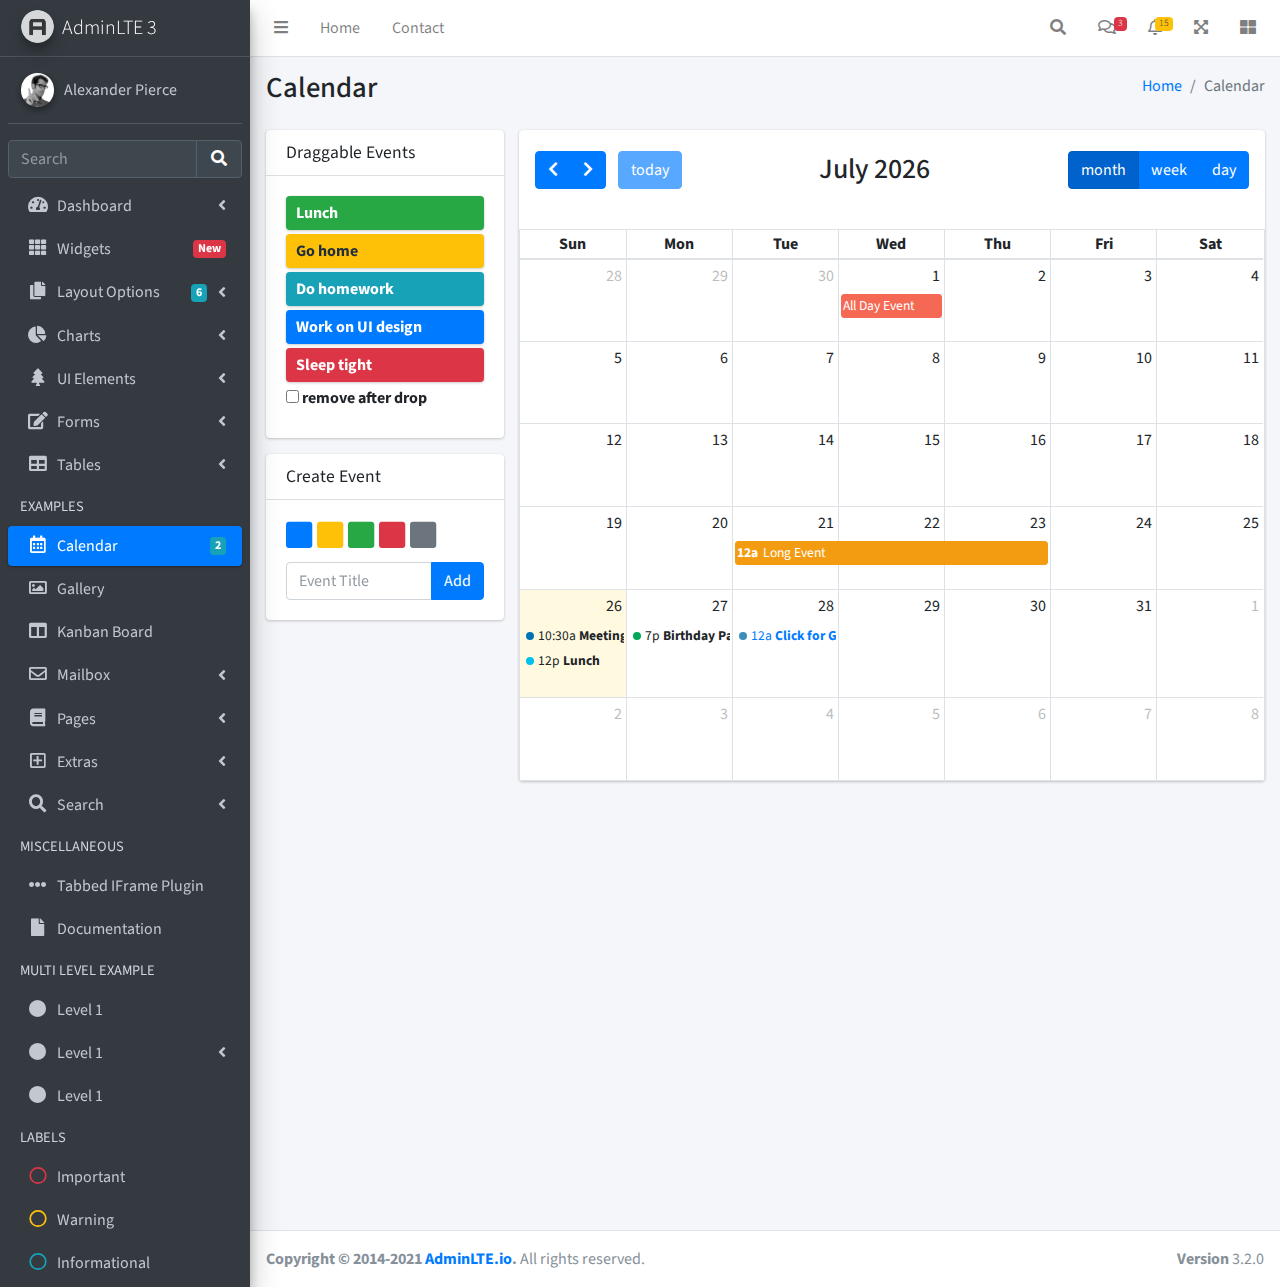
<file: pages/calendar.html>
<!DOCTYPE html>
<html lang="en">
<head>
  <meta charset="utf-8">
  <meta name="viewport" content="width=device-width, initial-scale=1">
  <title>AdminLTE 3 | Calendar</title>

  <!-- Google Font: Source Sans Pro -->
  <link rel="stylesheet" href="https://fonts.googleapis.com/css?family=Source+Sans+Pro:300,400,400i,700&display=fallback">
  <!-- Font Awesome -->
  <link rel="stylesheet" href="../plugins/fontawesome-free/css/all.min.css">
  <!-- fullCalendar -->
  <link rel="stylesheet" href="../plugins/fullcalendar/main.css">
  <!-- Theme style -->
  <link rel="stylesheet" href="../dist/css/adminlte.min.css">
</head>
<body class="hold-transition sidebar-mini">
<div class="wrapper">
  <!-- Navbar -->
  <nav class="main-header navbar navbar-expand navbar-white navbar-light">
    <!-- Left navbar links -->
    <ul class="navbar-nav">
      <li class="nav-item">
        <a class="nav-link" data-widget="pushmenu" href="#" role="button"><i class="fas fa-bars"></i></a>
      </li>
      <li class="nav-item d-none d-sm-inline-block">
        <a href="../index3.html" class="nav-link">Home</a>
      </li>
      <li class="nav-item d-none d-sm-inline-block">
        <a href="#" class="nav-link">Contact</a>
      </li>
    </ul>

    <!-- Right navbar links -->
    <ul class="navbar-nav ml-auto">
      <!-- Navbar Search -->
      <li class="nav-item">
        <a class="nav-link" data-widget="navbar-search" href="#" role="button">
          <i class="fas fa-search"></i>
        </a>
        <div class="navbar-search-block">
          <form class="form-inline">
            <div class="input-group input-group-sm">
              <input class="form-control form-control-navbar" type="search" placeholder="Search" aria-label="Search">
              <div class="input-group-append">
                <button class="btn btn-navbar" type="submit">
                  <i class="fas fa-search"></i>
                </button>
                <button class="btn btn-navbar" type="button" data-widget="navbar-search">
                  <i class="fas fa-times"></i>
                </button>
              </div>
            </div>
          </form>
        </div>
      </li>

      <!-- Messages Dropdown Menu -->
      <li class="nav-item dropdown">
        <a class="nav-link" data-toggle="dropdown" href="#">
          <i class="far fa-comments"></i>
          <span class="badge badge-danger navbar-badge">3</span>
        </a>
        <div class="dropdown-menu dropdown-menu-lg dropdown-menu-right">
          <a href="#" class="dropdown-item">
            <!-- Message Start -->
            <div class="media">
              <img src="../dist/img/user1-128x128.jpg" alt="User Avatar" class="img-size-50 mr-3 img-circle">
              <div class="media-body">
                <h3 class="dropdown-item-title">
                  Brad Diesel
                  <span class="float-right text-sm text-danger"><i class="fas fa-star"></i></span>
                </h3>
                <p class="text-sm">Call me whenever you can...</p>
                <p class="text-sm text-muted"><i class="far fa-clock mr-1"></i> 4 Hours Ago</p>
              </div>
            </div>
            <!-- Message End -->
          </a>
          <div class="dropdown-divider"></div>
          <a href="#" class="dropdown-item">
            <!-- Message Start -->
            <div class="media">
              <img src="../dist/img/user8-128x128.jpg" alt="User Avatar" class="img-size-50 img-circle mr-3">
              <div class="media-body">
                <h3 class="dropdown-item-title">
                  John Pierce
                  <span class="float-right text-sm text-muted"><i class="fas fa-star"></i></span>
                </h3>
                <p class="text-sm">I got your message bro</p>
                <p class="text-sm text-muted"><i class="far fa-clock mr-1"></i> 4 Hours Ago</p>
              </div>
            </div>
            <!-- Message End -->
          </a>
          <div class="dropdown-divider"></div>
          <a href="#" class="dropdown-item">
            <!-- Message Start -->
            <div class="media">
              <img src="../dist/img/user3-128x128.jpg" alt="User Avatar" class="img-size-50 img-circle mr-3">
              <div class="media-body">
                <h3 class="dropdown-item-title">
                  Nora Silvester
                  <span class="float-right text-sm text-warning"><i class="fas fa-star"></i></span>
                </h3>
                <p class="text-sm">The subject goes here</p>
                <p class="text-sm text-muted"><i class="far fa-clock mr-1"></i> 4 Hours Ago</p>
              </div>
            </div>
            <!-- Message End -->
          </a>
          <div class="dropdown-divider"></div>
          <a href="#" class="dropdown-item dropdown-footer">See All Messages</a>
        </div>
      </li>
      <!-- Notifications Dropdown Menu -->
      <li class="nav-item dropdown">
        <a class="nav-link" data-toggle="dropdown" href="#">
          <i class="far fa-bell"></i>
          <span class="badge badge-warning navbar-badge">15</span>
        </a>
        <div class="dropdown-menu dropdown-menu-lg dropdown-menu-right">
          <span class="dropdown-item dropdown-header">15 Notifications</span>
          <div class="dropdown-divider"></div>
          <a href="#" class="dropdown-item">
            <i class="fas fa-envelope mr-2"></i> 4 new messages
            <span class="float-right text-muted text-sm">3 mins</span>
          </a>
          <div class="dropdown-divider"></div>
          <a href="#" class="dropdown-item">
            <i class="fas fa-users mr-2"></i> 8 friend requests
            <span class="float-right text-muted text-sm">12 hours</span>
          </a>
          <div class="dropdown-divider"></div>
          <a href="#" class="dropdown-item">
            <i class="fas fa-file mr-2"></i> 3 new reports
            <span class="float-right text-muted text-sm">2 days</span>
          </a>
          <div class="dropdown-divider"></div>
          <a href="#" class="dropdown-item dropdown-footer">See All Notifications</a>
        </div>
      </li>
      <li class="nav-item">
        <a class="nav-link" data-widget="fullscreen" href="#" role="button">
          <i class="fas fa-expand-arrows-alt"></i>
        </a>
      </li>
      <li class="nav-item">
        <a class="nav-link" data-widget="control-sidebar" data-slide="true" href="#" role="button">
          <i class="fas fa-th-large"></i>
        </a>
      </li>
    </ul>
  </nav>
  <!-- /.navbar -->

  <!-- Main Sidebar Container -->
  <aside class="main-sidebar sidebar-dark-primary elevation-4">
    <!-- Brand Logo -->
    <a href="../index3.html" class="brand-link">
      <img src="../dist/img/AdminLTELogo.png" alt="AdminLTE Logo" class="brand-image img-circle elevation-3" style="opacity: .8">
      <span class="brand-text font-weight-light">AdminLTE 3</span>
    </a>

    <!-- Sidebar -->
    <div class="sidebar">
      <!-- Sidebar user panel (optional) -->
      <div class="user-panel mt-3 pb-3 mb-3 d-flex">
        <div class="image">
          <img src="../dist/img/user2-160x160.jpg" class="img-circle elevation-2" alt="User Image">
        </div>
        <div class="info">
          <a href="#" class="d-block">Alexander Pierce</a>
        </div>
      </div>

      <!-- SidebarSearch Form -->
      <div class="form-inline">
        <div class="input-group" data-widget="sidebar-search">
          <input class="form-control form-control-sidebar" type="search" placeholder="Search" aria-label="Search">
          <div class="input-group-append">
            <button class="btn btn-sidebar">
              <i class="fas fa-search fa-fw"></i>
            </button>
          </div>
        </div>
      </div>

      <!-- Sidebar Menu -->
      <nav class="mt-2">
        <ul class="nav nav-pills nav-sidebar flex-column" data-widget="treeview" role="menu" data-accordion="false">
          <!-- Add icons to the links using the .nav-icon class
               with font-awesome or any other icon font library -->
          <li class="nav-item">
            <a href="#" class="nav-link">
              <i class="nav-icon fas fa-tachometer-alt"></i>
              <p>
                Dashboard
                <i class="right fas fa-angle-left"></i>
              </p>
            </a>
            <ul class="nav nav-treeview">
              <li class="nav-item">
                <a href="../index.html" class="nav-link">
                  <i class="far fa-circle nav-icon"></i>
                  <p>Dashboard v1</p>
                </a>
              </li>
              <li class="nav-item">
                <a href="../index2.html" class="nav-link">
                  <i class="far fa-circle nav-icon"></i>
                  <p>Dashboard v2</p>
                </a>
              </li>
              <li class="nav-item">
                <a href="../index3.html" class="nav-link">
                  <i class="far fa-circle nav-icon"></i>
                  <p>Dashboard v3</p>
                </a>
              </li>
            </ul>
          </li>
          <li class="nav-item">
            <a href="widgets.html" class="nav-link">
              <i class="nav-icon fas fa-th"></i>
              <p>
                Widgets
                <span class="right badge badge-danger">New</span>
              </p>
            </a>
          </li>
          <li class="nav-item">
            <a href="#" class="nav-link">
              <i class="nav-icon fas fa-copy"></i>
              <p>
                Layout Options
                <i class="fas fa-angle-left right"></i>
                <span class="badge badge-info right">6</span>
              </p>
            </a>
            <ul class="nav nav-treeview">
              <li class="nav-item">
                <a href="layout/top-nav.html" class="nav-link">
                  <i class="far fa-circle nav-icon"></i>
                  <p>Top Navigation</p>
                </a>
              </li>
              <li class="nav-item">
                <a href="layout/top-nav-sidebar.html" class="nav-link">
                  <i class="far fa-circle nav-icon"></i>
                  <p>Top Navigation + Sidebar</p>
                </a>
              </li>
              <li class="nav-item">
                <a href="layout/boxed.html" class="nav-link">
                  <i class="far fa-circle nav-icon"></i>
                  <p>Boxed</p>
                </a>
              </li>
              <li class="nav-item">
                <a href="layout/fixed-sidebar.html" class="nav-link">
                  <i class="far fa-circle nav-icon"></i>
                  <p>Fixed Sidebar</p>
                </a>
              </li>
              <li class="nav-item">
                <a href="layout/fixed-sidebar-custom.html" class="nav-link">
                  <i class="far fa-circle nav-icon"></i>
                  <p>Fixed Sidebar <small>+ Custom Area</small></p>
                </a>
              </li>
              <li class="nav-item">
                <a href="layout/fixed-topnav.html" class="nav-link">
                  <i class="far fa-circle nav-icon"></i>
                  <p>Fixed Navbar</p>
                </a>
              </li>
              <li class="nav-item">
                <a href="layout/fixed-footer.html" class="nav-link">
                  <i class="far fa-circle nav-icon"></i>
                  <p>Fixed Footer</p>
                </a>
              </li>
              <li class="nav-item">
                <a href="layout/collapsed-sidebar.html" class="nav-link">
                  <i class="far fa-circle nav-icon"></i>
                  <p>Collapsed Sidebar</p>
                </a>
              </li>
            </ul>
          </li>
          <li class="nav-item">
            <a href="#" class="nav-link">
              <i class="nav-icon fas fa-chart-pie"></i>
              <p>
                Charts
                <i class="right fas fa-angle-left"></i>
              </p>
            </a>
            <ul class="nav nav-treeview">
              <li class="nav-item">
                <a href="charts/chartjs.html" class="nav-link">
                  <i class="far fa-circle nav-icon"></i>
                  <p>ChartJS</p>
                </a>
              </li>
              <li class="nav-item">
                <a href="charts/flot.html" class="nav-link">
                  <i class="far fa-circle nav-icon"></i>
                  <p>Flot</p>
                </a>
              </li>
              <li class="nav-item">
                <a href="charts/inline.html" class="nav-link">
                  <i class="far fa-circle nav-icon"></i>
                  <p>Inline</p>
                </a>
              </li>
              <li class="nav-item">
                <a href="charts/uplot.html" class="nav-link">
                  <i class="far fa-circle nav-icon"></i>
                  <p>uPlot</p>
                </a>
              </li>
            </ul>
          </li>
          <li class="nav-item">
            <a href="#" class="nav-link">
              <i class="nav-icon fas fa-tree"></i>
              <p>
                UI Elements
                <i class="fas fa-angle-left right"></i>
              </p>
            </a>
            <ul class="nav nav-treeview">
              <li class="nav-item">
                <a href="UI/general.html" class="nav-link">
                  <i class="far fa-circle nav-icon"></i>
                  <p>General</p>
                </a>
              </li>
              <li class="nav-item">
                <a href="UI/icons.html" class="nav-link">
                  <i class="far fa-circle nav-icon"></i>
                  <p>Icons</p>
                </a>
              </li>
              <li class="nav-item">
                <a href="UI/buttons.html" class="nav-link">
                  <i class="far fa-circle nav-icon"></i>
                  <p>Buttons</p>
                </a>
              </li>
              <li class="nav-item">
                <a href="UI/sliders.html" class="nav-link">
                  <i class="far fa-circle nav-icon"></i>
                  <p>Sliders</p>
                </a>
              </li>
              <li class="nav-item">
                <a href="UI/modals.html" class="nav-link">
                  <i class="far fa-circle nav-icon"></i>
                  <p>Modals & Alerts</p>
                </a>
              </li>
              <li class="nav-item">
                <a href="UI/navbar.html" class="nav-link">
                  <i class="far fa-circle nav-icon"></i>
                  <p>Navbar & Tabs</p>
                </a>
              </li>
              <li class="nav-item">
                <a href="UI/timeline.html" class="nav-link">
                  <i class="far fa-circle nav-icon"></i>
                  <p>Timeline</p>
                </a>
              </li>
              <li class="nav-item">
                <a href="UI/ribbons.html" class="nav-link">
                  <i class="far fa-circle nav-icon"></i>
                  <p>Ribbons</p>
                </a>
              </li>
            </ul>
          </li>
          <li class="nav-item">
            <a href="#" class="nav-link">
              <i class="nav-icon fas fa-edit"></i>
              <p>
                Forms
                <i class="fas fa-angle-left right"></i>
              </p>
            </a>
            <ul class="nav nav-treeview">
              <li class="nav-item">
                <a href="forms/general.html" class="nav-link">
                  <i class="far fa-circle nav-icon"></i>
                  <p>General Elements</p>
                </a>
              </li>
              <li class="nav-item">
                <a href="forms/advanced.html" class="nav-link">
                  <i class="far fa-circle nav-icon"></i>
                  <p>Advanced Elements</p>
                </a>
              </li>
              <li class="nav-item">
                <a href="forms/editors.html" class="nav-link">
                  <i class="far fa-circle nav-icon"></i>
                  <p>Editors</p>
                </a>
              </li>
              <li class="nav-item">
                <a href="forms/validation.html" class="nav-link">
                  <i class="far fa-circle nav-icon"></i>
                  <p>Validation</p>
                </a>
              </li>
            </ul>
          </li>
          <li class="nav-item">
            <a href="#" class="nav-link">
              <i class="nav-icon fas fa-table"></i>
              <p>
                Tables
                <i class="fas fa-angle-left right"></i>
              </p>
            </a>
            <ul class="nav nav-treeview">
              <li class="nav-item">
                <a href="tables/simple.html" class="nav-link">
                  <i class="far fa-circle nav-icon"></i>
                  <p>Simple Tables</p>
                </a>
              </li>
              <li class="nav-item">
                <a href="tables/data.html" class="nav-link">
                  <i class="far fa-circle nav-icon"></i>
                  <p>DataTables</p>
                </a>
              </li>
              <li class="nav-item">
                <a href="tables/jsgrid.html" class="nav-link">
                  <i class="far fa-circle nav-icon"></i>
                  <p>jsGrid</p>
                </a>
              </li>
            </ul>
          </li>
          <li class="nav-header">EXAMPLES</li>
          <li class="nav-item">
            <a href="calendar.html" class="nav-link active">
              <i class="nav-icon far fa-calendar-alt"></i>
              <p>
                Calendar
                <span class="badge badge-info right">2</span>
              </p>
            </a>
          </li>
          <li class="nav-item">
            <a href="gallery.html" class="nav-link">
              <i class="nav-icon far fa-image"></i>
              <p>
                Gallery
              </p>
            </a>
          </li>
          <li class="nav-item">
            <a href="kanban.html" class="nav-link">
              <i class="nav-icon fas fa-columns"></i>
              <p>
                Kanban Board
              </p>
            </a>
          </li>
          <li class="nav-item">
            <a href="#" class="nav-link">
              <i class="nav-icon far fa-envelope"></i>
              <p>
                Mailbox
                <i class="fas fa-angle-left right"></i>
              </p>
            </a>
            <ul class="nav nav-treeview">
              <li class="nav-item">
                <a href="mailbox/mailbox.html" class="nav-link">
                  <i class="far fa-circle nav-icon"></i>
                  <p>Inbox</p>
                </a>
              </li>
              <li class="nav-item">
                <a href="mailbox/compose.html" class="nav-link">
                  <i class="far fa-circle nav-icon"></i>
                  <p>Compose</p>
                </a>
              </li>
              <li class="nav-item">
                <a href="mailbox/read-mail.html" class="nav-link">
                  <i class="far fa-circle nav-icon"></i>
                  <p>Read</p>
                </a>
              </li>
            </ul>
          </li>
          <li class="nav-item">
            <a href="#" class="nav-link">
              <i class="nav-icon fas fa-book"></i>
              <p>
                Pages
                <i class="fas fa-angle-left right"></i>
              </p>
            </a>
            <ul class="nav nav-treeview">
              <li class="nav-item">
                <a href="examples/invoice.html" class="nav-link">
                  <i class="far fa-circle nav-icon"></i>
                  <p>Invoice</p>
                </a>
              </li>
              <li class="nav-item">
                <a href="examples/profile.html" class="nav-link">
                  <i class="far fa-circle nav-icon"></i>
                  <p>Profile</p>
                </a>
              </li>
              <li class="nav-item">
                <a href="examples/e-commerce.html" class="nav-link">
                  <i class="far fa-circle nav-icon"></i>
                  <p>E-commerce</p>
                </a>
              </li>
              <li class="nav-item">
                <a href="examples/projects.html" class="nav-link">
                  <i class="far fa-circle nav-icon"></i>
                  <p>Projects</p>
                </a>
              </li>
              <li class="nav-item">
                <a href="examples/project-add.html" class="nav-link">
                  <i class="far fa-circle nav-icon"></i>
                  <p>Project Add</p>
                </a>
              </li>
              <li class="nav-item">
                <a href="examples/project-edit.html" class="nav-link">
                  <i class="far fa-circle nav-icon"></i>
                  <p>Project Edit</p>
                </a>
              </li>
              <li class="nav-item">
                <a href="examples/project-detail.html" class="nav-link">
                  <i class="far fa-circle nav-icon"></i>
                  <p>Project Detail</p>
                </a>
              </li>
              <li class="nav-item">
                <a href="examples/contacts.html" class="nav-link">
                  <i class="far fa-circle nav-icon"></i>
                  <p>Contacts</p>
                </a>
              </li>
              <li class="nav-item">
                <a href="examples/faq.html" class="nav-link">
                  <i class="far fa-circle nav-icon"></i>
                  <p>FAQ</p>
                </a>
              </li>
              <li class="nav-item">
                <a href="examples/contact-us.html" class="nav-link">
                  <i class="far fa-circle nav-icon"></i>
                  <p>Contact us</p>
                </a>
              </li>
            </ul>
          </li>
          <li class="nav-item">
            <a href="#" class="nav-link">
              <i class="nav-icon far fa-plus-square"></i>
              <p>
                Extras
                <i class="fas fa-angle-left right"></i>
              </p>
            </a>
            <ul class="nav nav-treeview">
              <li class="nav-item">
                <a href="#" class="nav-link">
                  <i class="far fa-circle nav-icon"></i>
                  <p>
                    Login & Register v1
                    <i class="fas fa-angle-left right"></i>
                  </p>
                </a>
                <ul class="nav nav-treeview">
                  <li class="nav-item">
                    <a href="examples/login.html" class="nav-link">
                      <i class="far fa-circle nav-icon"></i>
                      <p>Login v1</p>
                    </a>
                  </li>
                  <li class="nav-item">
                    <a href="examples/register.html" class="nav-link">
                      <i class="far fa-circle nav-icon"></i>
                      <p>Register v1</p>
                    </a>
                  </li>
                  <li class="nav-item">
                    <a href="examples/forgot-password.html" class="nav-link">
                      <i class="far fa-circle nav-icon"></i>
                      <p>Forgot Password v1</p>
                    </a>
                  </li>
                  <li class="nav-item">
                    <a href="examples/recover-password.html" class="nav-link">
                      <i class="far fa-circle nav-icon"></i>
                      <p>Recover Password v1</p>
                    </a>
                  </li>
                </ul>
              </li>
              <li class="nav-item">
                <a href="#" class="nav-link">
                  <i class="far fa-circle nav-icon"></i>
                  <p>
                    Login & Register v2
                    <i class="fas fa-angle-left right"></i>
                  </p>
                </a>
                <ul class="nav nav-treeview">
                  <li class="nav-item">
                    <a href="examples/login-v2.html" class="nav-link">
                      <i class="far fa-circle nav-icon"></i>
                      <p>Login v2</p>
                    </a>
                  </li>
                  <li class="nav-item">
                    <a href="examples/register-v2.html" class="nav-link">
                      <i class="far fa-circle nav-icon"></i>
                      <p>Register v2</p>
                    </a>
                  </li>
                  <li class="nav-item">
                    <a href="examples/forgot-password-v2.html" class="nav-link">
                      <i class="far fa-circle nav-icon"></i>
                      <p>Forgot Password v2</p>
                    </a>
                  </li>
                  <li class="nav-item">
                    <a href="examples/recover-password-v2.html" class="nav-link">
                      <i class="far fa-circle nav-icon"></i>
                      <p>Recover Password v2</p>
                    </a>
                  </li>
                </ul>
              </li>
              <li class="nav-item">
                <a href="examples/lockscreen.html" class="nav-link">
                  <i class="far fa-circle nav-icon"></i>
                  <p>Lockscreen</p>
                </a>
              </li>
              <li class="nav-item">
                <a href="examples/legacy-user-menu.html" class="nav-link">
                  <i class="far fa-circle nav-icon"></i>
                  <p>Legacy User Menu</p>
                </a>
              </li>
              <li class="nav-item">
                <a href="examples/language-menu.html" class="nav-link">
                  <i class="far fa-circle nav-icon"></i>
                  <p>Language Menu</p>
                </a>
              </li>
              <li class="nav-item">
                <a href="examples/404.html" class="nav-link">
                  <i class="far fa-circle nav-icon"></i>
                  <p>Error 404</p>
                </a>
              </li>
              <li class="nav-item">
                <a href="examples/500.html" class="nav-link">
                  <i class="far fa-circle nav-icon"></i>
                  <p>Error 500</p>
                </a>
              </li>
              <li class="nav-item">
                <a href="examples/pace.html" class="nav-link">
                  <i class="far fa-circle nav-icon"></i>
                  <p>Pace</p>
                </a>
              </li>
              <li class="nav-item">
                <a href="examples/blank.html" class="nav-link">
                  <i class="far fa-circle nav-icon"></i>
                  <p>Blank Page</p>
                </a>
              </li>
              <li class="nav-item">
                <a href="../starter.html" class="nav-link">
                  <i class="far fa-circle nav-icon"></i>
                  <p>Starter Page</p>
                </a>
              </li>
            </ul>
          </li>
          <li class="nav-item">
            <a href="#" class="nav-link">
              <i class="nav-icon fas fa-search"></i>
              <p>
                Search
                <i class="fas fa-angle-left right"></i>
              </p>
            </a>
            <ul class="nav nav-treeview">
              <li class="nav-item">
                <a href="search/simple.html" class="nav-link">
                  <i class="far fa-circle nav-icon"></i>
                  <p>Simple Search</p>
                </a>
              </li>
              <li class="nav-item">
                <a href="search/enhanced.html" class="nav-link">
                  <i class="far fa-circle nav-icon"></i>
                  <p>Enhanced</p>
                </a>
              </li>
            </ul>
          </li>
          <li class="nav-header">MISCELLANEOUS</li>
          <li class="nav-item">
            <a href="../iframe.html" class="nav-link">
              <i class="nav-icon fas fa-ellipsis-h"></i>
              <p>Tabbed IFrame Plugin</p>
            </a>
          </li>
          <li class="nav-item">
            <a href="https://adminlte.io/docs/3.1/" class="nav-link">
              <i class="nav-icon fas fa-file"></i>
              <p>Documentation</p>
            </a>
          </li>
          <li class="nav-header">MULTI LEVEL EXAMPLE</li>
          <li class="nav-item">
            <a href="#" class="nav-link">
              <i class="fas fa-circle nav-icon"></i>
              <p>Level 1</p>
            </a>
          </li>
          <li class="nav-item">
            <a href="#" class="nav-link">
              <i class="nav-icon fas fa-circle"></i>
              <p>
                Level 1
                <i class="right fas fa-angle-left"></i>
              </p>
            </a>
            <ul class="nav nav-treeview">
              <li class="nav-item">
                <a href="#" class="nav-link">
                  <i class="far fa-circle nav-icon"></i>
                  <p>Level 2</p>
                </a>
              </li>
              <li class="nav-item">
                <a href="#" class="nav-link">
                  <i class="far fa-circle nav-icon"></i>
                  <p>
                    Level 2
                    <i class="right fas fa-angle-left"></i>
                  </p>
                </a>
                <ul class="nav nav-treeview">
                  <li class="nav-item">
                    <a href="#" class="nav-link">
                      <i class="far fa-dot-circle nav-icon"></i>
                      <p>Level 3</p>
                    </a>
                  </li>
                  <li class="nav-item">
                    <a href="#" class="nav-link">
                      <i class="far fa-dot-circle nav-icon"></i>
                      <p>Level 3</p>
                    </a>
                  </li>
                  <li class="nav-item">
                    <a href="#" class="nav-link">
                      <i class="far fa-dot-circle nav-icon"></i>
                      <p>Level 3</p>
                    </a>
                  </li>
                </ul>
              </li>
              <li class="nav-item">
                <a href="#" class="nav-link">
                  <i class="far fa-circle nav-icon"></i>
                  <p>Level 2</p>
                </a>
              </li>
            </ul>
          </li>
          <li class="nav-item">
            <a href="#" class="nav-link">
              <i class="fas fa-circle nav-icon"></i>
              <p>Level 1</p>
            </a>
          </li>
          <li class="nav-header">LABELS</li>
          <li class="nav-item">
            <a href="#" class="nav-link">
              <i class="nav-icon far fa-circle text-danger"></i>
              <p class="text">Important</p>
            </a>
          </li>
          <li class="nav-item">
            <a href="#" class="nav-link">
              <i class="nav-icon far fa-circle text-warning"></i>
              <p>Warning</p>
            </a>
          </li>
          <li class="nav-item">
            <a href="#" class="nav-link">
              <i class="nav-icon far fa-circle text-info"></i>
              <p>Informational</p>
            </a>
          </li>
        </ul>
      </nav>
      <!-- /.sidebar-menu -->
    </div>
    <!-- /.sidebar -->
  </aside>

  <!-- Content Wrapper. Contains page content -->
  <div class="content-wrapper">
    <!-- Content Header (Page header) -->
    <section class="content-header">
      <div class="container-fluid">
        <div class="row mb-2">
          <div class="col-sm-6">
            <h1>Calendar</h1>
          </div>
          <div class="col-sm-6">
            <ol class="breadcrumb float-sm-right">
              <li class="breadcrumb-item"><a href="#">Home</a></li>
              <li class="breadcrumb-item active">Calendar</li>
            </ol>
          </div>
        </div>
      </div><!-- /.container-fluid -->
    </section>

    <!-- Main content -->
    <section class="content">
      <div class="container-fluid">
        <div class="row">
          <div class="col-md-3">
            <div class="sticky-top mb-3">
              <div class="card">
                <div class="card-header">
                  <h4 class="card-title">Draggable Events</h4>
                </div>
                <div class="card-body">
                  <!-- the events -->
                  <div id="external-events">
                    <div class="external-event bg-success">Lunch</div>
                    <div class="external-event bg-warning">Go home</div>
                    <div class="external-event bg-info">Do homework</div>
                    <div class="external-event bg-primary">Work on UI design</div>
                    <div class="external-event bg-danger">Sleep tight</div>
                    <div class="checkbox">
                      <label for="drop-remove">
                        <input type="checkbox" id="drop-remove">
                        remove after drop
                      </label>
                    </div>
                  </div>
                </div>
                <!-- /.card-body -->
              </div>
              <!-- /.card -->
              <div class="card">
                <div class="card-header">
                  <h3 class="card-title">Create Event</h3>
                </div>
                <div class="card-body">
                  <div class="btn-group" style="width: 100%; margin-bottom: 10px;">
                    <ul class="fc-color-picker" id="color-chooser">
                      <li><a class="text-primary" href="#"><i class="fas fa-square"></i></a></li>
                      <li><a class="text-warning" href="#"><i class="fas fa-square"></i></a></li>
                      <li><a class="text-success" href="#"><i class="fas fa-square"></i></a></li>
                      <li><a class="text-danger" href="#"><i class="fas fa-square"></i></a></li>
                      <li><a class="text-muted" href="#"><i class="fas fa-square"></i></a></li>
                    </ul>
                  </div>
                  <!-- /btn-group -->
                  <div class="input-group">
                    <input id="new-event" type="text" class="form-control" placeholder="Event Title">

                    <div class="input-group-append">
                      <button id="add-new-event" type="button" class="btn btn-primary">Add</button>
                    </div>
                    <!-- /btn-group -->
                  </div>
                  <!-- /input-group -->
                </div>
              </div>
            </div>
          </div>
          <!-- /.col -->
          <div class="col-md-9">
            <div class="card card-primary">
              <div class="card-body p-0">
                <!-- THE CALENDAR -->
                <div id="calendar"></div>
              </div>
              <!-- /.card-body -->
            </div>
            <!-- /.card -->
          </div>
          <!-- /.col -->
        </div>
        <!-- /.row -->
      </div><!-- /.container-fluid -->
    </section>
    <!-- /.content -->
  </div>
  <!-- /.content-wrapper -->

  <footer class="main-footer">
    <div class="float-right d-none d-sm-block">
      <b>Version</b> 3.2.0
    </div>
    <strong>Copyright &copy; 2014-2021 <a href="https://adminlte.io">AdminLTE.io</a>.</strong> All rights reserved.
  </footer>

  <!-- Control Sidebar -->
  <aside class="control-sidebar control-sidebar-dark">
    <!-- Control sidebar content goes here -->
  </aside>
  <!-- /.control-sidebar -->
</div>
<!-- ./wrapper -->

<!-- jQuery -->
<script src="../plugins/jquery/jquery.min.js"></script>
<!-- Bootstrap -->
<script src="../plugins/bootstrap/js/bootstrap.bundle.min.js"></script>
<!-- jQuery UI -->
<script src="../plugins/jquery-ui/jquery-ui.min.js"></script>
<!-- AdminLTE App -->
<script src="../dist/js/adminlte.min.js"></script>
<!-- fullCalendar 2.2.5 -->
<script src="../plugins/moment/moment.min.js"></script>
<script src="../plugins/fullcalendar/main.js"></script>
<!-- AdminLTE for demo purposes -->
<script src="../dist/js/demo.js"></script>
<!-- Page specific script -->
<script>
  $(function () {

    /* initialize the external events
     -----------------------------------------------------------------*/
    function ini_events(ele) {
      ele.each(function () {

        // create an Event Object (https://fullcalendar.io/docs/event-object)
        // it doesn't need to have a start or end
        var eventObject = {
          title: $.trim($(this).text()) // use the element's text as the event title
        }

        // store the Event Object in the DOM element so we can get to it later
        $(this).data('eventObject', eventObject)

        // make the event draggable using jQuery UI
        $(this).draggable({
          zIndex        : 1070,
          revert        : true, // will cause the event to go back to its
          revertDuration: 0  //  original position after the drag
        })

      })
    }

    ini_events($('#external-events div.external-event'))

    /* initialize the calendar
     -----------------------------------------------------------------*/
    //Date for the calendar events (dummy data)
    var date = new Date()
    var d    = date.getDate(),
        m    = date.getMonth(),
        y    = date.getFullYear()

    var Calendar = FullCalendar.Calendar;
    var Draggable = FullCalendar.Draggable;

    var containerEl = document.getElementById('external-events');
    var checkbox = document.getElementById('drop-remove');
    var calendarEl = document.getElementById('calendar');

    // initialize the external events
    // -----------------------------------------------------------------

    new Draggable(containerEl, {
      itemSelector: '.external-event',
      eventData: function(eventEl) {
        return {
          title: eventEl.innerText,
          backgroundColor: window.getComputedStyle( eventEl ,null).getPropertyValue('background-color'),
          borderColor: window.getComputedStyle( eventEl ,null).getPropertyValue('background-color'),
          textColor: window.getComputedStyle( eventEl ,null).getPropertyValue('color'),
        };
      }
    });

    var calendar = new Calendar(calendarEl, {
      headerToolbar: {
        left  : 'prev,next today',
        center: 'title',
        right : 'dayGridMonth,timeGridWeek,timeGridDay'
      },
      themeSystem: 'bootstrap',
      //Random default events
      events: [
        {
          title          : 'All Day Event',
          start          : new Date(y, m, 1),
          backgroundColor: '#f56954', //red
          borderColor    : '#f56954', //red
          allDay         : true
        },
        {
          title          : 'Long Event',
          start          : new Date(y, m, d - 5),
          end            : new Date(y, m, d - 2),
          backgroundColor: '#f39c12', //yellow
          borderColor    : '#f39c12' //yellow
        },
        {
          title          : 'Meeting',
          start          : new Date(y, m, d, 10, 30),
          allDay         : false,
          backgroundColor: '#0073b7', //Blue
          borderColor    : '#0073b7' //Blue
        },
        {
          title          : 'Lunch',
          start          : new Date(y, m, d, 12, 0),
          end            : new Date(y, m, d, 14, 0),
          allDay         : false,
          backgroundColor: '#00c0ef', //Info (aqua)
          borderColor    : '#00c0ef' //Info (aqua)
        },
        {
          title          : 'Birthday Party',
          start          : new Date(y, m, d + 1, 19, 0),
          end            : new Date(y, m, d + 1, 22, 30),
          allDay         : false,
          backgroundColor: '#00a65a', //Success (green)
          borderColor    : '#00a65a' //Success (green)
        },
        {
          title          : 'Click for Google',
          start          : new Date(y, m, 28),
          end            : new Date(y, m, 29),
          url            : 'https://www.google.com/',
          backgroundColor: '#3c8dbc', //Primary (light-blue)
          borderColor    : '#3c8dbc' //Primary (light-blue)
        }
      ],
      editable  : true,
      droppable : true, // this allows things to be dropped onto the calendar !!!
      drop      : function(info) {
        // is the "remove after drop" checkbox checked?
        if (checkbox.checked) {
          // if so, remove the element from the "Draggable Events" list
          info.draggedEl.parentNode.removeChild(info.draggedEl);
        }
      }
    });

    calendar.render();
    // $('#calendar').fullCalendar()

    /* ADDING EVENTS */
    var currColor = '#3c8dbc' //Red by default
    // Color chooser button
    $('#color-chooser > li > a').click(function (e) {
      e.preventDefault()
      // Save color
      currColor = $(this).css('color')
      // Add color effect to button
      $('#add-new-event').css({
        'background-color': currColor,
        'border-color'    : currColor
      })
    })
    $('#add-new-event').click(function (e) {
      e.preventDefault()
      // Get value and make sure it is not null
      var val = $('#new-event').val()
      if (val.length == 0) {
        return
      }

      // Create events
      var event = $('<div />')
      event.css({
        'background-color': currColor,
        'border-color'    : currColor,
        'color'           : '#fff'
      }).addClass('external-event')
      event.text(val)
      $('#external-events').prepend(event)

      // Add draggable funtionality
      ini_events(event)

      // Remove event from text input
      $('#new-event').val('')
    })
  })
</script>
</body>
</html>
</file>
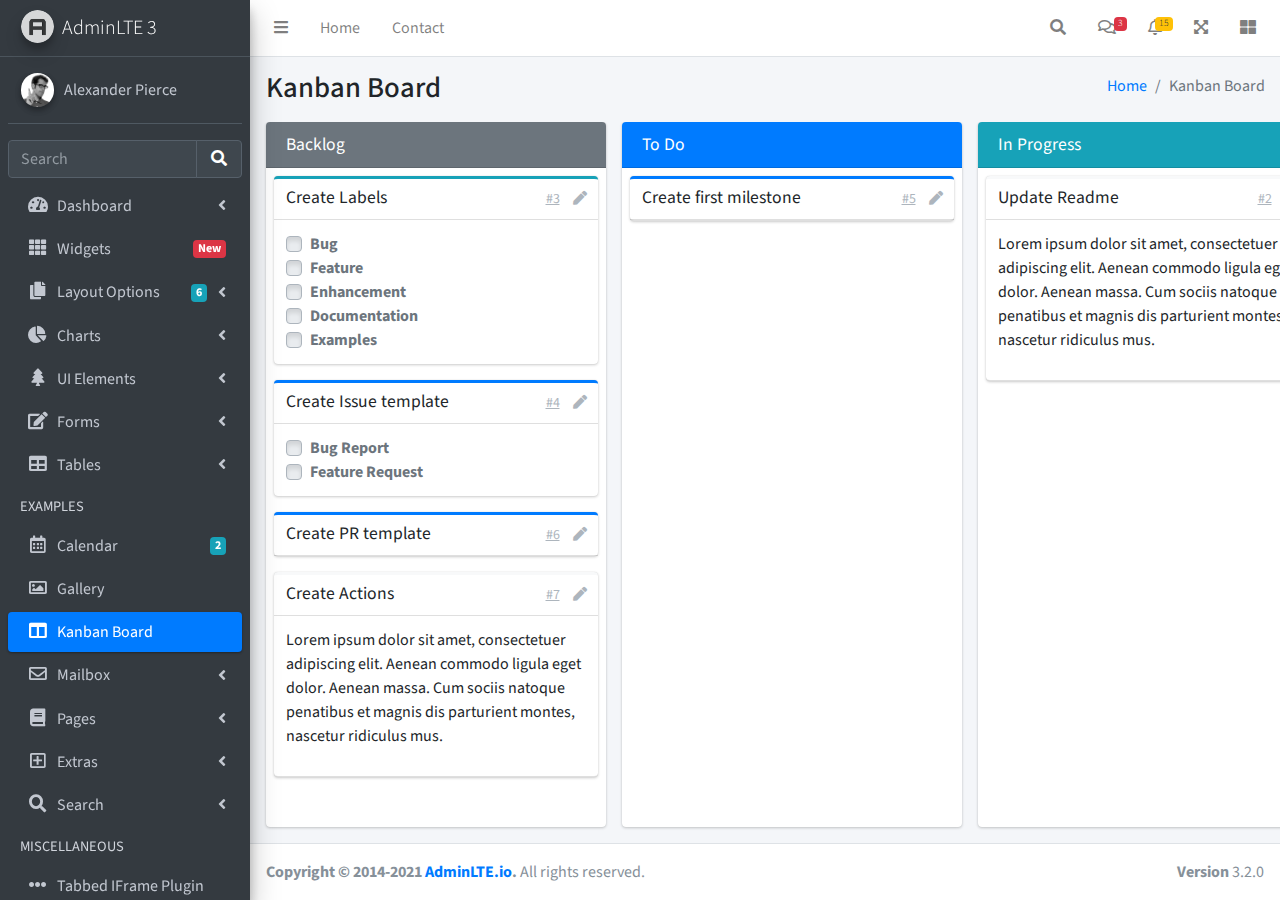
<file: pages/kanban.html>
<!DOCTYPE html>
<html lang="en">
<head>
  <meta charset="utf-8">
  <meta name="viewport" content="width=device-width, initial-scale=1">
  <title>AdminLTE 3 | Kanban Board</title>

  <!-- Google Font: Source Sans Pro -->
  <link rel="stylesheet" href="https://fonts.googleapis.com/css?family=Source+Sans+Pro:300,400,400i,700&display=fallback">
  <!-- Font Awesome -->
  <link rel="stylesheet" href="../plugins/fontawesome-free/css/all.min.css">
  <!-- Ekko Lightbox -->
  <link rel="stylesheet" href="../plugins/ekko-lightbox/ekko-lightbox.css">
  <!-- Theme style -->
  <link rel="stylesheet" href="../dist/css/adminlte.min.css">
  <!-- overlayScrollbars -->
  <link rel="stylesheet" href="../plugins/overlayScrollbars/css/OverlayScrollbars.min.css">
</head>
<body class="hold-transition sidebar-mini layout-fixed">
<div class="wrapper">
  <!-- Navbar -->
  <nav class="main-header navbar navbar-expand navbar-white navbar-light">
    <!-- Left navbar links -->
    <ul class="navbar-nav">
      <li class="nav-item">
        <a class="nav-link" data-widget="pushmenu" href="#" role="button"><i class="fas fa-bars"></i></a>
      </li>
      <li class="nav-item d-none d-sm-inline-block">
        <a href="../index3.html" class="nav-link">Home</a>
      </li>
      <li class="nav-item d-none d-sm-inline-block">
        <a href="#" class="nav-link">Contact</a>
      </li>
    </ul>

    <!-- Right navbar links -->
    <ul class="navbar-nav ml-auto">
      <!-- Navbar Search -->
      <li class="nav-item">
        <a class="nav-link" data-widget="navbar-search" href="#" role="button">
          <i class="fas fa-search"></i>
        </a>
        <div class="navbar-search-block">
          <form class="form-inline">
            <div class="input-group input-group-sm">
              <input class="form-control form-control-navbar" type="search" placeholder="Search" aria-label="Search">
              <div class="input-group-append">
                <button class="btn btn-navbar" type="submit">
                  <i class="fas fa-search"></i>
                </button>
                <button class="btn btn-navbar" type="button" data-widget="navbar-search">
                  <i class="fas fa-times"></i>
                </button>
              </div>
            </div>
          </form>
        </div>
      </li>

      <!-- Messages Dropdown Menu -->
      <li class="nav-item dropdown">
        <a class="nav-link" data-toggle="dropdown" href="#">
          <i class="far fa-comments"></i>
          <span class="badge badge-danger navbar-badge">3</span>
        </a>
        <div class="dropdown-menu dropdown-menu-lg dropdown-menu-right">
          <a href="#" class="dropdown-item">
            <!-- Message Start -->
            <div class="media">
              <img src="../dist/img/user1-128x128.jpg" alt="User Avatar" class="img-size-50 mr-3 img-circle">
              <div class="media-body">
                <h3 class="dropdown-item-title">
                  Brad Diesel
                  <span class="float-right text-sm text-danger"><i class="fas fa-star"></i></span>
                </h3>
                <p class="text-sm">Call me whenever you can...</p>
                <p class="text-sm text-muted"><i class="far fa-clock mr-1"></i> 4 Hours Ago</p>
              </div>
            </div>
            <!-- Message End -->
          </a>
          <div class="dropdown-divider"></div>
          <a href="#" class="dropdown-item">
            <!-- Message Start -->
            <div class="media">
              <img src="../dist/img/user8-128x128.jpg" alt="User Avatar" class="img-size-50 img-circle mr-3">
              <div class="media-body">
                <h3 class="dropdown-item-title">
                  John Pierce
                  <span class="float-right text-sm text-muted"><i class="fas fa-star"></i></span>
                </h3>
                <p class="text-sm">I got your message bro</p>
                <p class="text-sm text-muted"><i class="far fa-clock mr-1"></i> 4 Hours Ago</p>
              </div>
            </div>
            <!-- Message End -->
          </a>
          <div class="dropdown-divider"></div>
          <a href="#" class="dropdown-item">
            <!-- Message Start -->
            <div class="media">
              <img src="../dist/img/user3-128x128.jpg" alt="User Avatar" class="img-size-50 img-circle mr-3">
              <div class="media-body">
                <h3 class="dropdown-item-title">
                  Nora Silvester
                  <span class="float-right text-sm text-warning"><i class="fas fa-star"></i></span>
                </h3>
                <p class="text-sm">The subject goes here</p>
                <p class="text-sm text-muted"><i class="far fa-clock mr-1"></i> 4 Hours Ago</p>
              </div>
            </div>
            <!-- Message End -->
          </a>
          <div class="dropdown-divider"></div>
          <a href="#" class="dropdown-item dropdown-footer">See All Messages</a>
        </div>
      </li>
      <!-- Notifications Dropdown Menu -->
      <li class="nav-item dropdown">
        <a class="nav-link" data-toggle="dropdown" href="#">
          <i class="far fa-bell"></i>
          <span class="badge badge-warning navbar-badge">15</span>
        </a>
        <div class="dropdown-menu dropdown-menu-lg dropdown-menu-right">
          <span class="dropdown-item dropdown-header">15 Notifications</span>
          <div class="dropdown-divider"></div>
          <a href="#" class="dropdown-item">
            <i class="fas fa-envelope mr-2"></i> 4 new messages
            <span class="float-right text-muted text-sm">3 mins</span>
          </a>
          <div class="dropdown-divider"></div>
          <a href="#" class="dropdown-item">
            <i class="fas fa-users mr-2"></i> 8 friend requests
            <span class="float-right text-muted text-sm">12 hours</span>
          </a>
          <div class="dropdown-divider"></div>
          <a href="#" class="dropdown-item">
            <i class="fas fa-file mr-2"></i> 3 new reports
            <span class="float-right text-muted text-sm">2 days</span>
          </a>
          <div class="dropdown-divider"></div>
          <a href="#" class="dropdown-item dropdown-footer">See All Notifications</a>
        </div>
      </li>
      <li class="nav-item">
        <a class="nav-link" data-widget="fullscreen" href="#" role="button">
          <i class="fas fa-expand-arrows-alt"></i>
        </a>
      </li>
      <li class="nav-item">
        <a class="nav-link" data-widget="control-sidebar" data-slide="true" href="#" role="button">
          <i class="fas fa-th-large"></i>
        </a>
      </li>
    </ul>
  </nav>
  <!-- /.navbar -->

  <!-- Main Sidebar Container -->
  <aside class="main-sidebar sidebar-dark-primary elevation-4">
    <!-- Brand Logo -->
    <a href="../index3.html" class="brand-link">
      <img src="../dist/img/AdminLTELogo.png" alt="AdminLTE Logo" class="brand-image img-circle elevation-3" style="opacity: .8">
      <span class="brand-text font-weight-light">AdminLTE 3</span>
    </a>

    <!-- Sidebar -->
    <div class="sidebar">
      <!-- Sidebar user panel (optional) -->
      <div class="user-panel mt-3 pb-3 mb-3 d-flex">
        <div class="image">
          <img src="../dist/img/user2-160x160.jpg" class="img-circle elevation-2" alt="User Image">
        </div>
        <div class="info">
          <a href="#" class="d-block">Alexander Pierce</a>
        </div>
      </div>

      <!-- SidebarSearch Form -->
      <div class="form-inline">
        <div class="input-group" data-widget="sidebar-search">
          <input class="form-control form-control-sidebar" type="search" placeholder="Search" aria-label="Search">
          <div class="input-group-append">
            <button class="btn btn-sidebar">
              <i class="fas fa-search fa-fw"></i>
            </button>
          </div>
        </div>
      </div>

      <!-- Sidebar Menu -->
      <nav class="mt-2">
        <ul class="nav nav-pills nav-sidebar flex-column" data-widget="treeview" role="menu" data-accordion="false">
          <!-- Add icons to the links using the .nav-icon class
               with font-awesome or any other icon font library -->
          <li class="nav-item">
            <a href="#" class="nav-link">
              <i class="nav-icon fas fa-tachometer-alt"></i>
              <p>
                Dashboard
                <i class="right fas fa-angle-left"></i>
              </p>
            </a>
            <ul class="nav nav-treeview">
              <li class="nav-item">
                <a href="../index.html" class="nav-link">
                  <i class="far fa-circle nav-icon"></i>
                  <p>Dashboard v1</p>
                </a>
              </li>
              <li class="nav-item">
                <a href="../index2.html" class="nav-link">
                  <i class="far fa-circle nav-icon"></i>
                  <p>Dashboard v2</p>
                </a>
              </li>
              <li class="nav-item">
                <a href="../index3.html" class="nav-link">
                  <i class="far fa-circle nav-icon"></i>
                  <p>Dashboard v3</p>
                </a>
              </li>
            </ul>
          </li>
          <li class="nav-item">
            <a href="widgets.html" class="nav-link">
              <i class="nav-icon fas fa-th"></i>
              <p>
                Widgets
                <span class="right badge badge-danger">New</span>
              </p>
            </a>
          </li>
          <li class="nav-item">
            <a href="#" class="nav-link">
              <i class="nav-icon fas fa-copy"></i>
              <p>
                Layout Options
                <i class="fas fa-angle-left right"></i>
                <span class="badge badge-info right">6</span>
              </p>
            </a>
            <ul class="nav nav-treeview">
              <li class="nav-item">
                <a href="layout/top-nav.html" class="nav-link">
                  <i class="far fa-circle nav-icon"></i>
                  <p>Top Navigation</p>
                </a>
              </li>
              <li class="nav-item">
                <a href="layout/top-nav-sidebar.html" class="nav-link">
                  <i class="far fa-circle nav-icon"></i>
                  <p>Top Navigation + Sidebar</p>
                </a>
              </li>
              <li class="nav-item">
                <a href="layout/boxed.html" class="nav-link">
                  <i class="far fa-circle nav-icon"></i>
                  <p>Boxed</p>
                </a>
              </li>
              <li class="nav-item">
                <a href="layout/fixed-sidebar.html" class="nav-link">
                  <i class="far fa-circle nav-icon"></i>
                  <p>Fixed Sidebar</p>
                </a>
              </li>
              <li class="nav-item">
                <a href="layout/fixed-sidebar-custom.html" class="nav-link">
                  <i class="far fa-circle nav-icon"></i>
                  <p>Fixed Sidebar <small>+ Custom Area</small></p>
                </a>
              </li>
              <li class="nav-item">
                <a href="layout/fixed-topnav.html" class="nav-link">
                  <i class="far fa-circle nav-icon"></i>
                  <p>Fixed Navbar</p>
                </a>
              </li>
              <li class="nav-item">
                <a href="layout/fixed-footer.html" class="nav-link">
                  <i class="far fa-circle nav-icon"></i>
                  <p>Fixed Footer</p>
                </a>
              </li>
              <li class="nav-item">
                <a href="layout/collapsed-sidebar.html" class="nav-link">
                  <i class="far fa-circle nav-icon"></i>
                  <p>Collapsed Sidebar</p>
                </a>
              </li>
            </ul>
          </li>
          <li class="nav-item">
            <a href="#" class="nav-link">
              <i class="nav-icon fas fa-chart-pie"></i>
              <p>
                Charts
                <i class="right fas fa-angle-left"></i>
              </p>
            </a>
            <ul class="nav nav-treeview">
              <li class="nav-item">
                <a href="charts/chartjs.html" class="nav-link">
                  <i class="far fa-circle nav-icon"></i>
                  <p>ChartJS</p>
                </a>
              </li>
              <li class="nav-item">
                <a href="charts/flot.html" class="nav-link">
                  <i class="far fa-circle nav-icon"></i>
                  <p>Flot</p>
                </a>
              </li>
              <li class="nav-item">
                <a href="charts/inline.html" class="nav-link">
                  <i class="far fa-circle nav-icon"></i>
                  <p>Inline</p>
                </a>
              </li>
              <li class="nav-item">
                <a href="charts/uplot.html" class="nav-link">
                  <i class="far fa-circle nav-icon"></i>
                  <p>uPlot</p>
                </a>
              </li>
            </ul>
          </li>
          <li class="nav-item">
            <a href="#" class="nav-link">
              <i class="nav-icon fas fa-tree"></i>
              <p>
                UI Elements
                <i class="fas fa-angle-left right"></i>
              </p>
            </a>
            <ul class="nav nav-treeview">
              <li class="nav-item">
                <a href="UI/general.html" class="nav-link">
                  <i class="far fa-circle nav-icon"></i>
                  <p>General</p>
                </a>
              </li>
              <li class="nav-item">
                <a href="UI/icons.html" class="nav-link">
                  <i class="far fa-circle nav-icon"></i>
                  <p>Icons</p>
                </a>
              </li>
              <li class="nav-item">
                <a href="UI/buttons.html" class="nav-link">
                  <i class="far fa-circle nav-icon"></i>
                  <p>Buttons</p>
                </a>
              </li>
              <li class="nav-item">
                <a href="UI/sliders.html" class="nav-link">
                  <i class="far fa-circle nav-icon"></i>
                  <p>Sliders</p>
                </a>
              </li>
              <li class="nav-item">
                <a href="UI/modals.html" class="nav-link">
                  <i class="far fa-circle nav-icon"></i>
                  <p>Modals & Alerts</p>
                </a>
              </li>
              <li class="nav-item">
                <a href="UI/navbar.html" class="nav-link">
                  <i class="far fa-circle nav-icon"></i>
                  <p>Navbar & Tabs</p>
                </a>
              </li>
              <li class="nav-item">
                <a href="UI/timeline.html" class="nav-link">
                  <i class="far fa-circle nav-icon"></i>
                  <p>Timeline</p>
                </a>
              </li>
              <li class="nav-item">
                <a href="UI/ribbons.html" class="nav-link">
                  <i class="far fa-circle nav-icon"></i>
                  <p>Ribbons</p>
                </a>
              </li>
            </ul>
          </li>
          <li class="nav-item">
            <a href="#" class="nav-link">
              <i class="nav-icon fas fa-edit"></i>
              <p>
                Forms
                <i class="fas fa-angle-left right"></i>
              </p>
            </a>
            <ul class="nav nav-treeview">
              <li class="nav-item">
                <a href="forms/general.html" class="nav-link">
                  <i class="far fa-circle nav-icon"></i>
                  <p>General Elements</p>
                </a>
              </li>
              <li class="nav-item">
                <a href="forms/advanced.html" class="nav-link">
                  <i class="far fa-circle nav-icon"></i>
                  <p>Advanced Elements</p>
                </a>
              </li>
              <li class="nav-item">
                <a href="forms/editors.html" class="nav-link">
                  <i class="far fa-circle nav-icon"></i>
                  <p>Editors</p>
                </a>
              </li>
              <li class="nav-item">
                <a href="forms/validation.html" class="nav-link">
                  <i class="far fa-circle nav-icon"></i>
                  <p>Validation</p>
                </a>
              </li>
            </ul>
          </li>
          <li class="nav-item">
            <a href="#" class="nav-link">
              <i class="nav-icon fas fa-table"></i>
              <p>
                Tables
                <i class="fas fa-angle-left right"></i>
              </p>
            </a>
            <ul class="nav nav-treeview">
              <li class="nav-item">
                <a href="tables/simple.html" class="nav-link">
                  <i class="far fa-circle nav-icon"></i>
                  <p>Simple Tables</p>
                </a>
              </li>
              <li class="nav-item">
                <a href="tables/data.html" class="nav-link">
                  <i class="far fa-circle nav-icon"></i>
                  <p>DataTables</p>
                </a>
              </li>
              <li class="nav-item">
                <a href="tables/jsgrid.html" class="nav-link">
                  <i class="far fa-circle nav-icon"></i>
                  <p>jsGrid</p>
                </a>
              </li>
            </ul>
          </li>
          <li class="nav-header">EXAMPLES</li>
          <li class="nav-item">
            <a href="calendar.html" class="nav-link">
              <i class="nav-icon far fa-calendar-alt"></i>
              <p>
                Calendar
                <span class="badge badge-info right">2</span>
              </p>
            </a>
          </li>
          <li class="nav-item">
            <a href="gallery.html" class="nav-link">
              <i class="nav-icon far fa-image"></i>
              <p>
                Gallery
              </p>
            </a>
          </li>
          <li class="nav-item">
            <a href="kanban.html" class="nav-link active">
              <i class="nav-icon fas fa-columns"></i>
              <p>
                Kanban Board
              </p>
            </a>
          </li>
          <li class="nav-item">
            <a href="#" class="nav-link">
              <i class="nav-icon far fa-envelope"></i>
              <p>
                Mailbox
                <i class="fas fa-angle-left right"></i>
              </p>
            </a>
            <ul class="nav nav-treeview">
              <li class="nav-item">
                <a href="mailbox/mailbox.html" class="nav-link">
                  <i class="far fa-circle nav-icon"></i>
                  <p>Inbox</p>
                </a>
              </li>
              <li class="nav-item">
                <a href="mailbox/compose.html" class="nav-link">
                  <i class="far fa-circle nav-icon"></i>
                  <p>Compose</p>
                </a>
              </li>
              <li class="nav-item">
                <a href="mailbox/read-mail.html" class="nav-link">
                  <i class="far fa-circle nav-icon"></i>
                  <p>Read</p>
                </a>
              </li>
            </ul>
          </li>
          <li class="nav-item">
            <a href="#" class="nav-link">
              <i class="nav-icon fas fa-book"></i>
              <p>
                Pages
                <i class="fas fa-angle-left right"></i>
              </p>
            </a>
            <ul class="nav nav-treeview">
              <li class="nav-item">
                <a href="examples/invoice.html" class="nav-link">
                  <i class="far fa-circle nav-icon"></i>
                  <p>Invoice</p>
                </a>
              </li>
              <li class="nav-item">
                <a href="examples/profile.html" class="nav-link">
                  <i class="far fa-circle nav-icon"></i>
                  <p>Profile</p>
                </a>
              </li>
              <li class="nav-item">
                <a href="examples/e-commerce.html" class="nav-link">
                  <i class="far fa-circle nav-icon"></i>
                  <p>E-commerce</p>
                </a>
              </li>
              <li class="nav-item">
                <a href="examples/projects.html" class="nav-link">
                  <i class="far fa-circle nav-icon"></i>
                  <p>Projects</p>
                </a>
              </li>
              <li class="nav-item">
                <a href="examples/project-add.html" class="nav-link">
                  <i class="far fa-circle nav-icon"></i>
                  <p>Project Add</p>
                </a>
              </li>
              <li class="nav-item">
                <a href="examples/project-edit.html" class="nav-link">
                  <i class="far fa-circle nav-icon"></i>
                  <p>Project Edit</p>
                </a>
              </li>
              <li class="nav-item">
                <a href="examples/project-detail.html" class="nav-link">
                  <i class="far fa-circle nav-icon"></i>
                  <p>Project Detail</p>
                </a>
              </li>
              <li class="nav-item">
                <a href="examples/contacts.html" class="nav-link">
                  <i class="far fa-circle nav-icon"></i>
                  <p>Contacts</p>
                </a>
              </li>
              <li class="nav-item">
                <a href="examples/faq.html" class="nav-link">
                  <i class="far fa-circle nav-icon"></i>
                  <p>FAQ</p>
                </a>
              </li>
              <li class="nav-item">
                <a href="examples/contact-us.html" class="nav-link">
                  <i class="far fa-circle nav-icon"></i>
                  <p>Contact us</p>
                </a>
              </li>
            </ul>
          </li>
          <li class="nav-item">
            <a href="#" class="nav-link">
              <i class="nav-icon far fa-plus-square"></i>
              <p>
                Extras
                <i class="fas fa-angle-left right"></i>
              </p>
            </a>
            <ul class="nav nav-treeview">
              <li class="nav-item">
                <a href="#" class="nav-link">
                  <i class="far fa-circle nav-icon"></i>
                  <p>
                    Login & Register v1
                    <i class="fas fa-angle-left right"></i>
                  </p>
                </a>
                <ul class="nav nav-treeview">
                  <li class="nav-item">
                    <a href="examples/login.html" class="nav-link">
                      <i class="far fa-circle nav-icon"></i>
                      <p>Login v1</p>
                    </a>
                  </li>
                  <li class="nav-item">
                    <a href="examples/register.html" class="nav-link">
                      <i class="far fa-circle nav-icon"></i>
                      <p>Register v1</p>
                    </a>
                  </li>
                  <li class="nav-item">
                    <a href="examples/forgot-password.html" class="nav-link">
                      <i class="far fa-circle nav-icon"></i>
                      <p>Forgot Password v1</p>
                    </a>
                  </li>
                  <li class="nav-item">
                    <a href="examples/recover-password.html" class="nav-link">
                      <i class="far fa-circle nav-icon"></i>
                      <p>Recover Password v1</p>
                    </a>
                  </li>
                </ul>
              </li>
              <li class="nav-item">
                <a href="#" class="nav-link">
                  <i class="far fa-circle nav-icon"></i>
                  <p>
                    Login & Register v2
                    <i class="fas fa-angle-left right"></i>
                  </p>
                </a>
                <ul class="nav nav-treeview">
                  <li class="nav-item">
                    <a href="examples/login-v2.html" class="nav-link">
                      <i class="far fa-circle nav-icon"></i>
                      <p>Login v2</p>
                    </a>
                  </li>
                  <li class="nav-item">
                    <a href="examples/register-v2.html" class="nav-link">
                      <i class="far fa-circle nav-icon"></i>
                      <p>Register v2</p>
                    </a>
                  </li>
                  <li class="nav-item">
                    <a href="examples/forgot-password-v2.html" class="nav-link">
                      <i class="far fa-circle nav-icon"></i>
                      <p>Forgot Password v2</p>
                    </a>
                  </li>
                  <li class="nav-item">
                    <a href="examples/recover-password-v2.html" class="nav-link">
                      <i class="far fa-circle nav-icon"></i>
                      <p>Recover Password v2</p>
                    </a>
                  </li>
                </ul>
              </li>
              <li class="nav-item">
                <a href="examples/lockscreen.html" class="nav-link">
                  <i class="far fa-circle nav-icon"></i>
                  <p>Lockscreen</p>
                </a>
              </li>
              <li class="nav-item">
                <a href="examples/legacy-user-menu.html" class="nav-link">
                  <i class="far fa-circle nav-icon"></i>
                  <p>Legacy User Menu</p>
                </a>
              </li>
              <li class="nav-item">
                <a href="examples/language-menu.html" class="nav-link">
                  <i class="far fa-circle nav-icon"></i>
                  <p>Language Menu</p>
                </a>
              </li>
              <li class="nav-item">
                <a href="examples/404.html" class="nav-link">
                  <i class="far fa-circle nav-icon"></i>
                  <p>Error 404</p>
                </a>
              </li>
              <li class="nav-item">
                <a href="examples/500.html" class="nav-link">
                  <i class="far fa-circle nav-icon"></i>
                  <p>Error 500</p>
                </a>
              </li>
              <li class="nav-item">
                <a href="examples/pace.html" class="nav-link">
                  <i class="far fa-circle nav-icon"></i>
                  <p>Pace</p>
                </a>
              </li>
              <li class="nav-item">
                <a href="examples/blank.html" class="nav-link">
                  <i class="far fa-circle nav-icon"></i>
                  <p>Blank Page</p>
                </a>
              </li>
              <li class="nav-item">
                <a href="../starter.html" class="nav-link">
                  <i class="far fa-circle nav-icon"></i>
                  <p>Starter Page</p>
                </a>
              </li>
            </ul>
          </li>
          <li class="nav-item">
            <a href="#" class="nav-link">
              <i class="nav-icon fas fa-search"></i>
              <p>
                Search
                <i class="fas fa-angle-left right"></i>
              </p>
            </a>
            <ul class="nav nav-treeview">
              <li class="nav-item">
                <a href="search/simple.html" class="nav-link">
                  <i class="far fa-circle nav-icon"></i>
                  <p>Simple Search</p>
                </a>
              </li>
              <li class="nav-item">
                <a href="search/enhanced.html" class="nav-link">
                  <i class="far fa-circle nav-icon"></i>
                  <p>Enhanced</p>
                </a>
              </li>
            </ul>
          </li>
          <li class="nav-header">MISCELLANEOUS</li>
          <li class="nav-item">
            <a href="../iframe.html" class="nav-link">
              <i class="nav-icon fas fa-ellipsis-h"></i>
              <p>Tabbed IFrame Plugin</p>
            </a>
          </li>
          <li class="nav-item">
            <a href="https://adminlte.io/docs/3.1/" class="nav-link">
              <i class="nav-icon fas fa-file"></i>
              <p>Documentation</p>
            </a>
          </li>
          <li class="nav-header">MULTI LEVEL EXAMPLE</li>
          <li class="nav-item">
            <a href="#" class="nav-link">
              <i class="fas fa-circle nav-icon"></i>
              <p>Level 1</p>
            </a>
          </li>
          <li class="nav-item">
            <a href="#" class="nav-link">
              <i class="nav-icon fas fa-circle"></i>
              <p>
                Level 1
                <i class="right fas fa-angle-left"></i>
              </p>
            </a>
            <ul class="nav nav-treeview">
              <li class="nav-item">
                <a href="#" class="nav-link">
                  <i class="far fa-circle nav-icon"></i>
                  <p>Level 2</p>
                </a>
              </li>
              <li class="nav-item">
                <a href="#" class="nav-link">
                  <i class="far fa-circle nav-icon"></i>
                  <p>
                    Level 2
                    <i class="right fas fa-angle-left"></i>
                  </p>
                </a>
                <ul class="nav nav-treeview">
                  <li class="nav-item">
                    <a href="#" class="nav-link">
                      <i class="far fa-dot-circle nav-icon"></i>
                      <p>Level 3</p>
                    </a>
                  </li>
                  <li class="nav-item">
                    <a href="#" class="nav-link">
                      <i class="far fa-dot-circle nav-icon"></i>
                      <p>Level 3</p>
                    </a>
                  </li>
                  <li class="nav-item">
                    <a href="#" class="nav-link">
                      <i class="far fa-dot-circle nav-icon"></i>
                      <p>Level 3</p>
                    </a>
                  </li>
                </ul>
              </li>
              <li class="nav-item">
                <a href="#" class="nav-link">
                  <i class="far fa-circle nav-icon"></i>
                  <p>Level 2</p>
                </a>
              </li>
            </ul>
          </li>
          <li class="nav-item">
            <a href="#" class="nav-link">
              <i class="fas fa-circle nav-icon"></i>
              <p>Level 1</p>
            </a>
          </li>
          <li class="nav-header">LABELS</li>
          <li class="nav-item">
            <a href="#" class="nav-link">
              <i class="nav-icon far fa-circle text-danger"></i>
              <p class="text">Important</p>
            </a>
          </li>
          <li class="nav-item">
            <a href="#" class="nav-link">
              <i class="nav-icon far fa-circle text-warning"></i>
              <p>Warning</p>
            </a>
          </li>
          <li class="nav-item">
            <a href="#" class="nav-link">
              <i class="nav-icon far fa-circle text-info"></i>
              <p>Informational</p>
            </a>
          </li>
        </ul>
      </nav>
      <!-- /.sidebar-menu -->
    </div>
    <!-- /.sidebar -->
  </aside>

  <!-- Content Wrapper. Contains page content -->
  <div class="content-wrapper kanban">
    <section class="content-header">
      <div class="container-fluid">
        <div class="row">
          <div class="col-sm-6">
            <h1>Kanban Board</h1>
          </div>
          <div class="col-sm-6 d-none d-sm-block">
            <ol class="breadcrumb float-sm-right">
              <li class="breadcrumb-item"><a href="#">Home</a></li>
              <li class="breadcrumb-item active">Kanban Board</li>
            </ol>
          </div>
        </div>
      </div>
    </section>

    <section class="content pb-3">
      <div class="container-fluid h-100">
        <div class="card card-row card-secondary">
          <div class="card-header">
            <h3 class="card-title">
              Backlog
            </h3>
          </div>
          <div class="card-body">
            <div class="card card-info card-outline">
              <div class="card-header">
                <h5 class="card-title">Create Labels</h5>
                <div class="card-tools">
                  <a href="#" class="btn btn-tool btn-link">#3</a>
                  <a href="#" class="btn btn-tool">
                    <i class="fas fa-pen"></i>
                  </a>
                </div>
              </div>
              <div class="card-body">
                <div class="custom-control custom-checkbox">
                  <input class="custom-control-input" type="checkbox" id="customCheckbox1" disabled>
                  <label for="customCheckbox1" class="custom-control-label">Bug</label>
                </div>
                <div class="custom-control custom-checkbox">
                  <input class="custom-control-input" type="checkbox" id="customCheckbox2" disabled>
                  <label for="customCheckbox2" class="custom-control-label">Feature</label>
                </div>
                <div class="custom-control custom-checkbox">
                  <input class="custom-control-input" type="checkbox" id="customCheckbox3" disabled>
                  <label for="customCheckbox3" class="custom-control-label">Enhancement</label>
                </div>
                <div class="custom-control custom-checkbox">
                  <input class="custom-control-input" type="checkbox" id="customCheckbox4" disabled>
                  <label for="customCheckbox4" class="custom-control-label">Documentation</label>
                </div>
                <div class="custom-control custom-checkbox">
                  <input class="custom-control-input" type="checkbox" id="customCheckbox5" disabled>
                  <label for="customCheckbox5" class="custom-control-label">Examples</label>
                </div>
              </div>
            </div>
            <div class="card card-primary card-outline">
              <div class="card-header">
                <h5 class="card-title">Create Issue template</h5>
                <div class="card-tools">
                  <a href="#" class="btn btn-tool btn-link">#4</a>
                  <a href="#" class="btn btn-tool">
                    <i class="fas fa-pen"></i>
                  </a>
                </div>
              </div>
              <div class="card-body">
                <div class="custom-control custom-checkbox">
                  <input class="custom-control-input" type="checkbox" id="customCheckbox1_1" disabled>
                  <label for="customCheckbox1_1" class="custom-control-label">Bug Report</label>
                </div>
                <div class="custom-control custom-checkbox">
                  <input class="custom-control-input" type="checkbox" id="customCheckbox1_2" disabled>
                  <label for="customCheckbox1_2" class="custom-control-label">Feature Request</label>
                </div>
              </div>
            </div>
            <div class="card card-primary card-outline">
              <div class="card-header">
                <h5 class="card-title">Create PR template</h5>
                <div class="card-tools">
                  <a href="#" class="btn btn-tool btn-link">#6</a>
                  <a href="#" class="btn btn-tool">
                    <i class="fas fa-pen"></i>
                  </a>
                </div>
              </div>
            </div>
            <div class="card card-light card-outline">
              <div class="card-header">
                <h5 class="card-title">Create Actions</h5>
                <div class="card-tools">
                  <a href="#" class="btn btn-tool btn-link">#7</a>
                  <a href="#" class="btn btn-tool">
                    <i class="fas fa-pen"></i>
                  </a>
                </div>

              </div>
              <div class="card-body">
                <p>
                  Lorem ipsum dolor sit amet, consectetuer adipiscing elit.
                  Aenean commodo ligula eget dolor. Aenean massa.
                  Cum sociis natoque penatibus et magnis dis parturient montes,
                  nascetur ridiculus mus.
                </p>
              </div>
            </div>
          </div>
        </div>
        <div class="card card-row card-primary">
          <div class="card-header">
            <h3 class="card-title">
              To Do
            </h3>
          </div>
          <div class="card-body">
            <div class="card card-primary card-outline">
              <div class="card-header">
                <h5 class="card-title">Create first milestone</h5>
                <div class="card-tools">
                  <a href="#" class="btn btn-tool btn-link">#5</a>
                  <a href="#" class="btn btn-tool">
                    <i class="fas fa-pen"></i>
                  </a>
                </div>
              </div>
            </div>
          </div>
        </div>
        <div class="card card-row card-default">
          <div class="card-header bg-info">
            <h3 class="card-title">
              In Progress
            </h3>
          </div>
          <div class="card-body">
            <div class="card card-light card-outline">
              <div class="card-header">
                <h5 class="card-title">Update Readme</h5>
                <div class="card-tools">
                  <a href="#" class="btn btn-tool btn-link">#2</a>
                  <a href="#" class="btn btn-tool">
                    <i class="fas fa-pen"></i>
                  </a>
                </div>
              </div>
              <div class="card-body">
                <p>
                  Lorem ipsum dolor sit amet, consectetuer adipiscing elit.
                  Aenean commodo ligula eget dolor. Aenean massa.
                  Cum sociis natoque penatibus et magnis dis parturient montes,
                  nascetur ridiculus mus.
                </p>
              </div>
            </div>
          </div>
        </div>
        <div class="card card-row card-success">
          <div class="card-header">
            <h3 class="card-title">
              Done
            </h3>
          </div>
          <div class="card-body">
            <div class="card card-primary card-outline">
              <div class="card-header">
                <h5 class="card-title">Create repo</h5>
                <div class="card-tools">
                  <a href="#" class="btn btn-tool btn-link">#1</a>
                  <a href="#" class="btn btn-tool">
                    <i class="fas fa-pen"></i>
                  </a>
                </div>
              </div>
            </div>
          </div>
        </div>
      </div>
    </section>
  </div>

  <footer class="main-footer">
    <div class="float-right d-none d-sm-block">
      <b>Version</b> 3.2.0
    </div>
    <strong>Copyright &copy; 2014-2021 <a href="https://adminlte.io">AdminLTE.io</a>.</strong> All rights reserved.
  </footer>

  <!-- Control Sidebar -->
  <aside class="control-sidebar control-sidebar-dark">
    <!-- Control sidebar content goes here -->
  </aside>
  <!-- /.control-sidebar -->
</div>
<!-- ./wrapper -->

<!-- jQuery -->
<script src="../plugins/jquery/jquery.min.js"></script>
<!-- Bootstrap -->
<script src="../plugins/bootstrap/js/bootstrap.bundle.min.js"></script>
<!-- Ekko Lightbox -->
<script src="../plugins/ekko-lightbox/ekko-lightbox.min.js"></script>
<!-- overlayScrollbars -->
<script src="../plugins/overlayScrollbars/js/jquery.overlayScrollbars.min.js"></script>
<!-- AdminLTE App -->
<script src="../dist/js/adminlte.min.js"></script>
<!-- Filterizr-->
<script src="../plugins/filterizr/jquery.filterizr.min.js"></script>
<!-- AdminLTE for demo purposes -->
<script src="../dist/js/demo.js"></script>
<!-- Page specific script -->
<script>
  $(function () {

  })
</script>
</body>
</html>
</file>
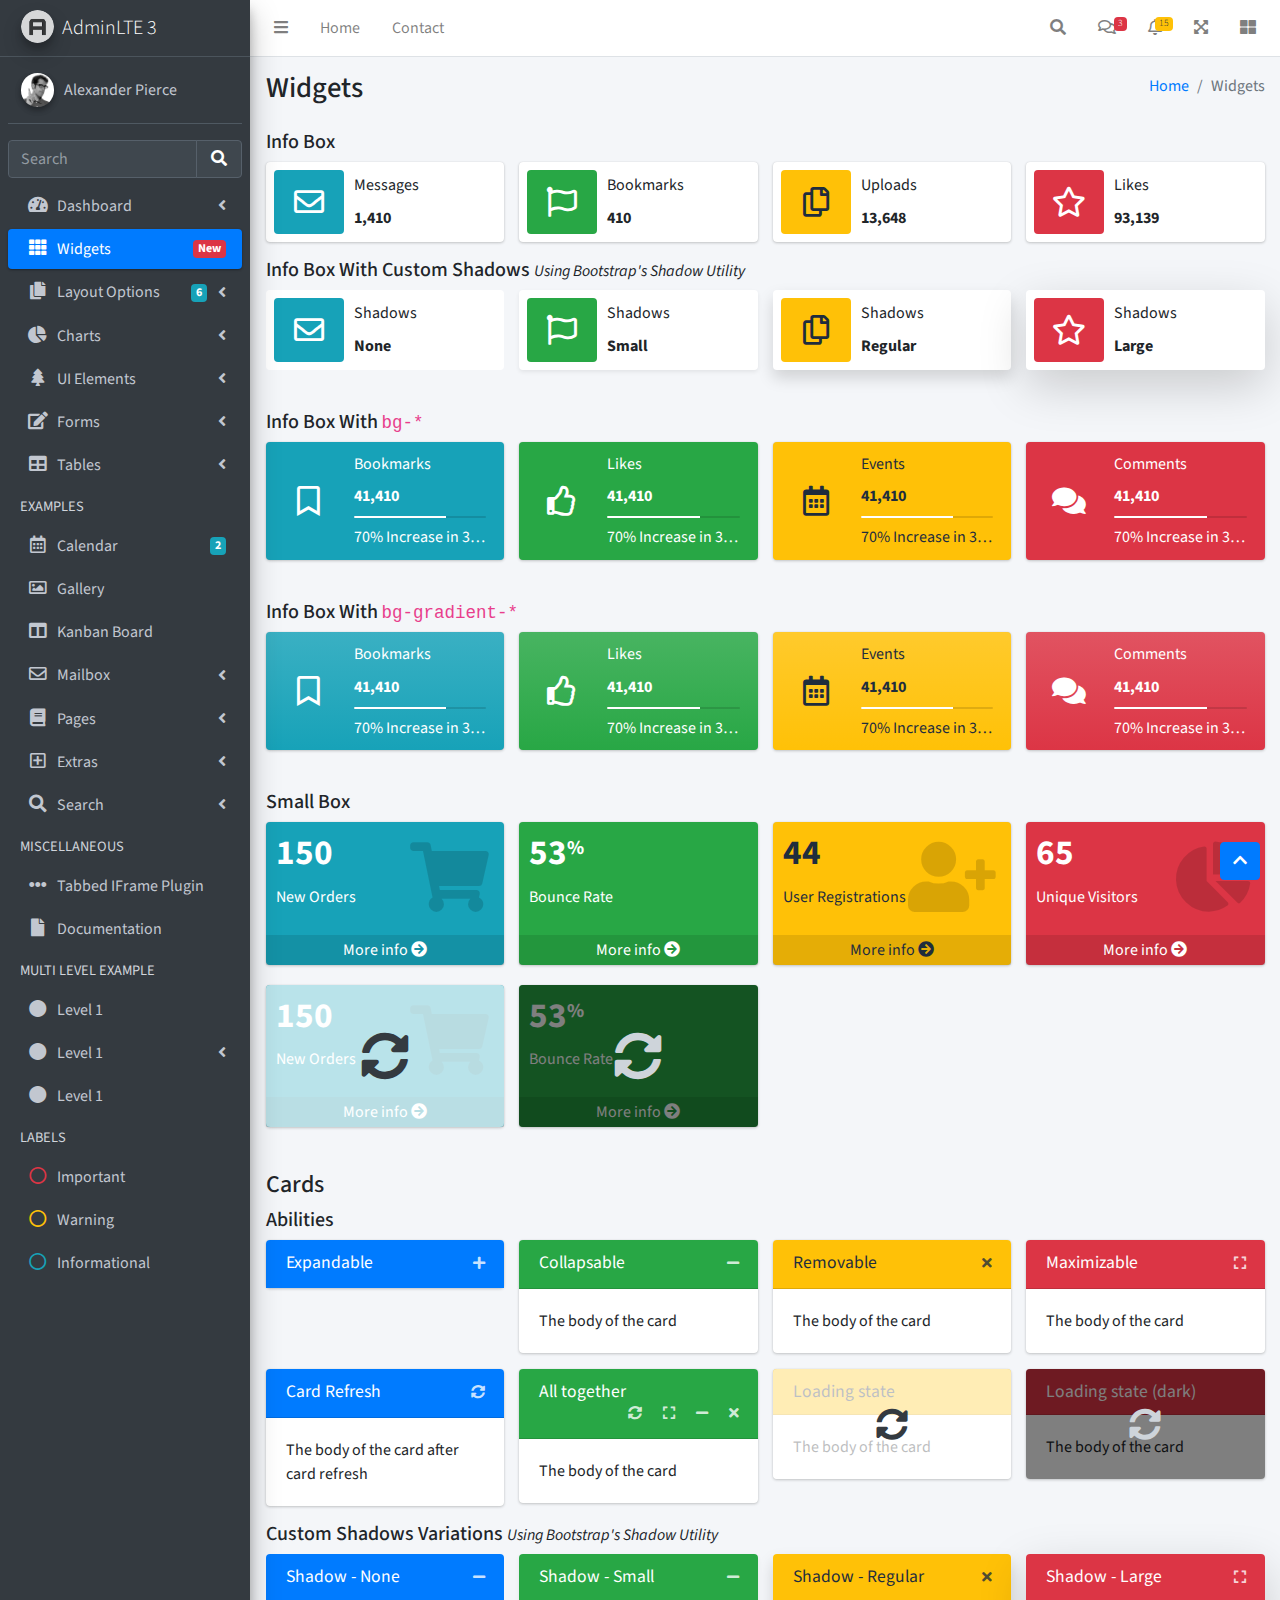
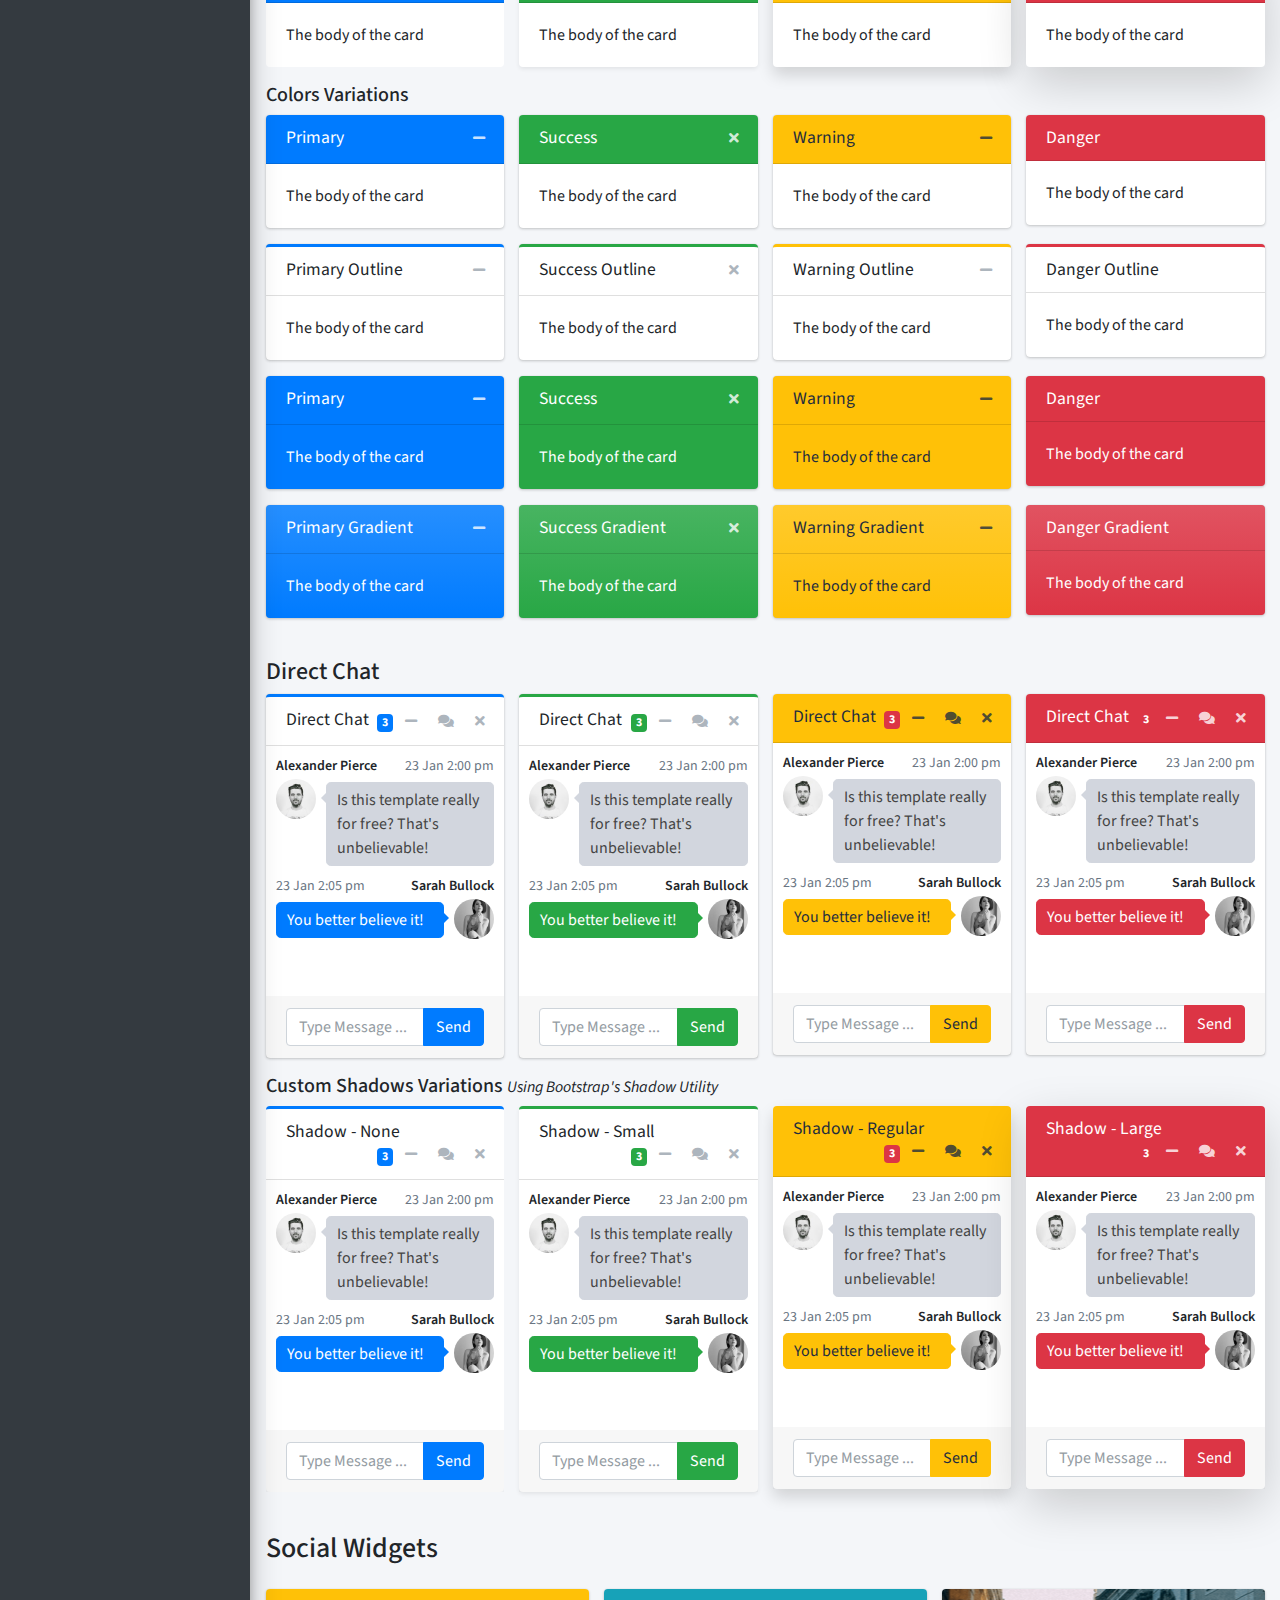
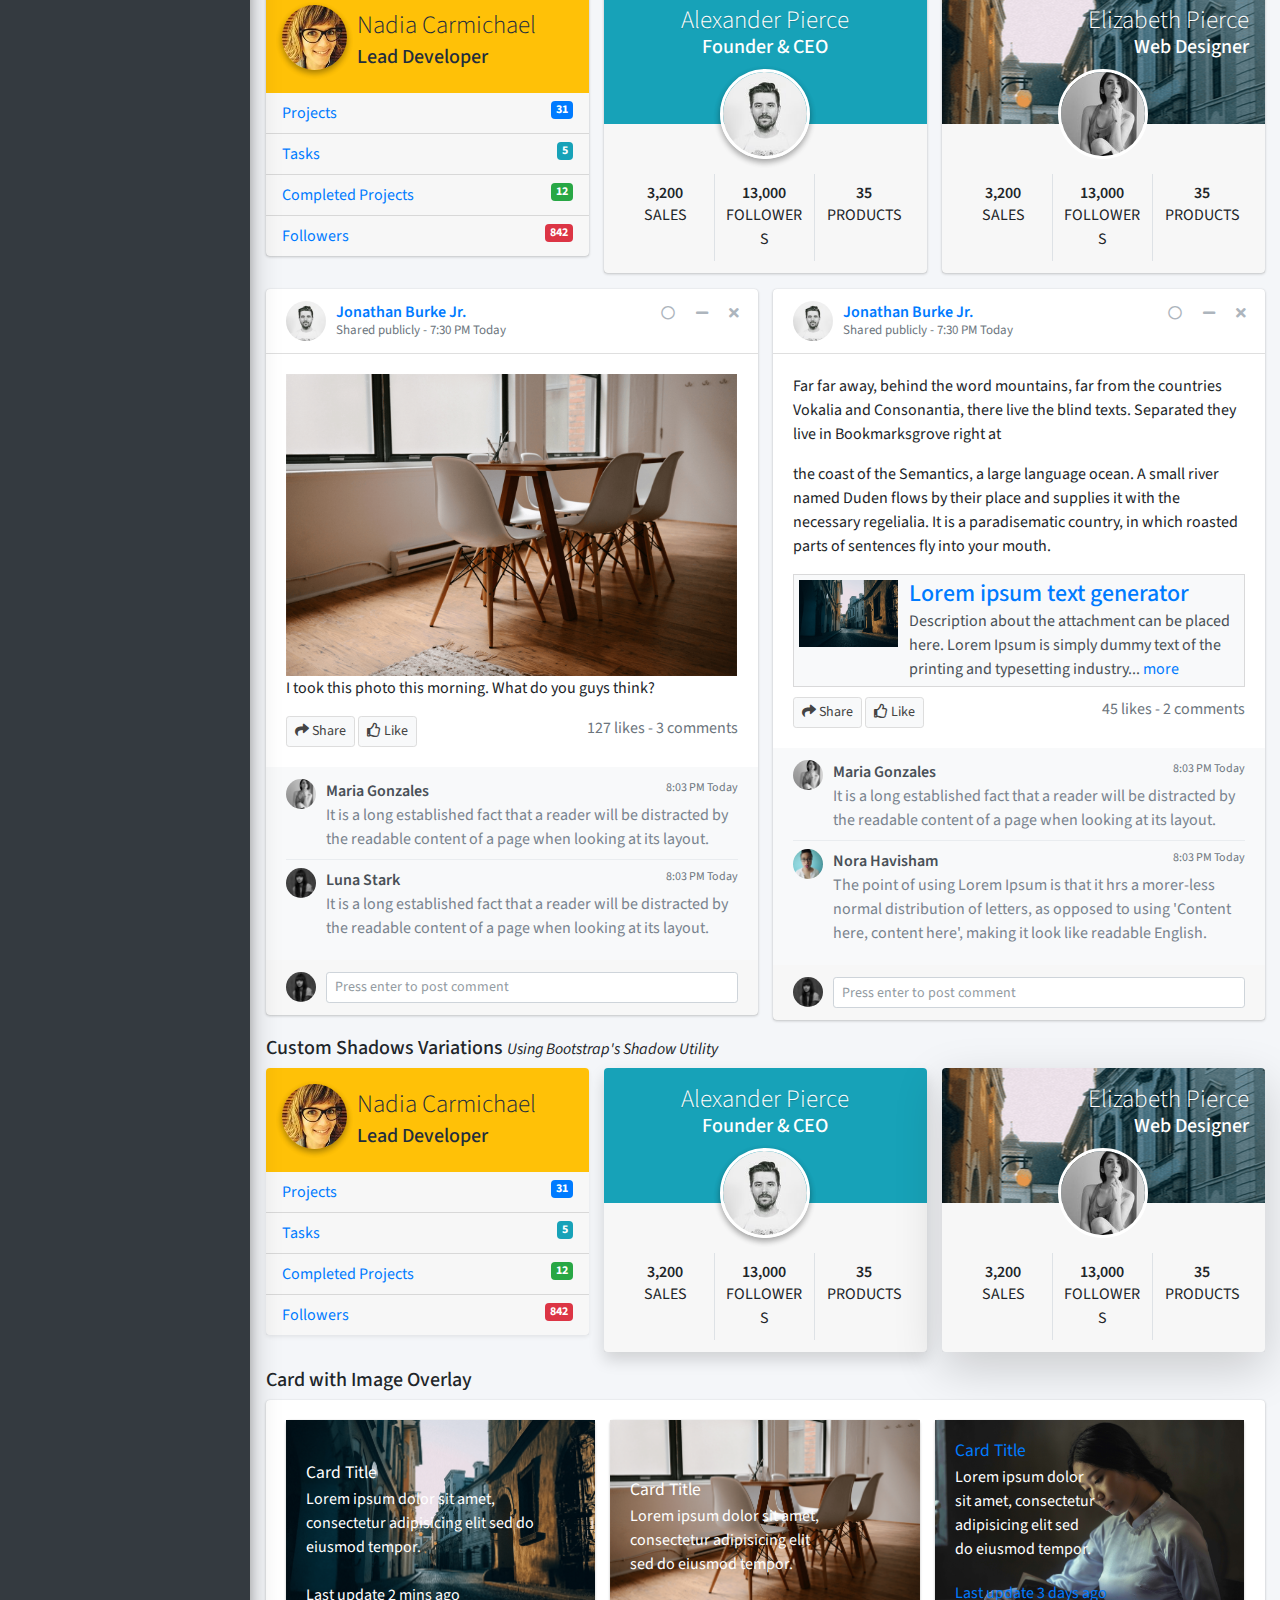
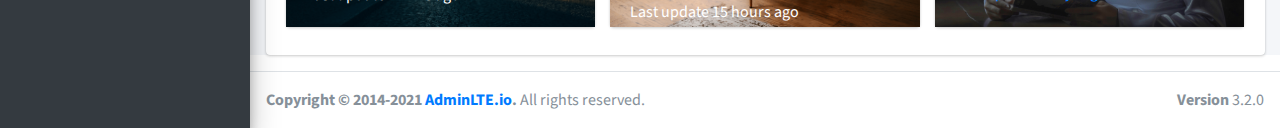
<file: pages/widgets.html>
<!DOCTYPE html>
<html lang="en">
<head>
  <meta charset="utf-8">
  <meta name="viewport" content="width=device-width, initial-scale=1">
  <title>AdminLTE 3 | Widgets</title>

  <!-- Google Font: Source Sans Pro -->
  <link rel="stylesheet" href="https://fonts.googleapis.com/css?family=Source+Sans+Pro:300,400,400i,700&display=fallback">
  <!-- Font Awesome -->
  <link rel="stylesheet" href="../plugins/fontawesome-free/css/all.min.css">
  <!-- Ionicons -->
  <link rel="stylesheet" href="https://code.ionicframework.com/ionicons/2.0.1/css/ionicons.min.css">
  <!-- Theme style -->
  <link rel="stylesheet" href="../dist/css/adminlte.min.css">
</head>
<body class="hold-transition sidebar-mini">
<div class="wrapper">
  <!-- Navbar -->
  <nav class="main-header navbar navbar-expand navbar-white navbar-light">
    <!-- Left navbar links -->
    <ul class="navbar-nav">
      <li class="nav-item">
        <a class="nav-link" data-widget="pushmenu" href="#" role="button"><i class="fas fa-bars"></i></a>
      </li>
      <li class="nav-item d-none d-sm-inline-block">
        <a href="../index3.html" class="nav-link">Home</a>
      </li>
      <li class="nav-item d-none d-sm-inline-block">
        <a href="#" class="nav-link">Contact</a>
      </li>
    </ul>

    <!-- Right navbar links -->
    <ul class="navbar-nav ml-auto">
      <!-- Navbar Search -->
      <li class="nav-item">
        <a class="nav-link" data-widget="navbar-search" href="#" role="button">
          <i class="fas fa-search"></i>
        </a>
        <div class="navbar-search-block">
          <form class="form-inline">
            <div class="input-group input-group-sm">
              <input class="form-control form-control-navbar" type="search" placeholder="Search" aria-label="Search">
              <div class="input-group-append">
                <button class="btn btn-navbar" type="submit">
                  <i class="fas fa-search"></i>
                </button>
                <button class="btn btn-navbar" type="button" data-widget="navbar-search">
                  <i class="fas fa-times"></i>
                </button>
              </div>
            </div>
          </form>
        </div>
      </li>

      <!-- Messages Dropdown Menu -->
      <li class="nav-item dropdown">
        <a class="nav-link" data-toggle="dropdown" href="#">
          <i class="far fa-comments"></i>
          <span class="badge badge-danger navbar-badge">3</span>
        </a>
        <div class="dropdown-menu dropdown-menu-lg dropdown-menu-right">
          <a href="#" class="dropdown-item">
            <!-- Message Start -->
            <div class="media">
              <img src="../dist/img/user1-128x128.jpg" alt="User Avatar" class="img-size-50 mr-3 img-circle">
              <div class="media-body">
                <h3 class="dropdown-item-title">
                  Brad Diesel
                  <span class="float-right text-sm text-danger"><i class="fas fa-star"></i></span>
                </h3>
                <p class="text-sm">Call me whenever you can...</p>
                <p class="text-sm text-muted"><i class="far fa-clock mr-1"></i> 4 Hours Ago</p>
              </div>
            </div>
            <!-- Message End -->
          </a>
          <div class="dropdown-divider"></div>
          <a href="#" class="dropdown-item">
            <!-- Message Start -->
            <div class="media">
              <img src="../dist/img/user8-128x128.jpg" alt="User Avatar" class="img-size-50 img-circle mr-3">
              <div class="media-body">
                <h3 class="dropdown-item-title">
                  John Pierce
                  <span class="float-right text-sm text-muted"><i class="fas fa-star"></i></span>
                </h3>
                <p class="text-sm">I got your message bro</p>
                <p class="text-sm text-muted"><i class="far fa-clock mr-1"></i> 4 Hours Ago</p>
              </div>
            </div>
            <!-- Message End -->
          </a>
          <div class="dropdown-divider"></div>
          <a href="#" class="dropdown-item">
            <!-- Message Start -->
            <div class="media">
              <img src="../dist/img/user3-128x128.jpg" alt="User Avatar" class="img-size-50 img-circle mr-3">
              <div class="media-body">
                <h3 class="dropdown-item-title">
                  Nora Silvester
                  <span class="float-right text-sm text-warning"><i class="fas fa-star"></i></span>
                </h3>
                <p class="text-sm">The subject goes here</p>
                <p class="text-sm text-muted"><i class="far fa-clock mr-1"></i> 4 Hours Ago</p>
              </div>
            </div>
            <!-- Message End -->
          </a>
          <div class="dropdown-divider"></div>
          <a href="#" class="dropdown-item dropdown-footer">See All Messages</a>
        </div>
      </li>
      <!-- Notifications Dropdown Menu -->
      <li class="nav-item dropdown">
        <a class="nav-link" data-toggle="dropdown" href="#">
          <i class="far fa-bell"></i>
          <span class="badge badge-warning navbar-badge">15</span>
        </a>
        <div class="dropdown-menu dropdown-menu-lg dropdown-menu-right">
          <span class="dropdown-item dropdown-header">15 Notifications</span>
          <div class="dropdown-divider"></div>
          <a href="#" class="dropdown-item">
            <i class="fas fa-envelope mr-2"></i> 4 new messages
            <span class="float-right text-muted text-sm">3 mins</span>
          </a>
          <div class="dropdown-divider"></div>
          <a href="#" class="dropdown-item">
            <i class="fas fa-users mr-2"></i> 8 friend requests
            <span class="float-right text-muted text-sm">12 hours</span>
          </a>
          <div class="dropdown-divider"></div>
          <a href="#" class="dropdown-item">
            <i class="fas fa-file mr-2"></i> 3 new reports
            <span class="float-right text-muted text-sm">2 days</span>
          </a>
          <div class="dropdown-divider"></div>
          <a href="#" class="dropdown-item dropdown-footer">See All Notifications</a>
        </div>
      </li>
      <li class="nav-item">
        <a class="nav-link" data-widget="fullscreen" href="#" role="button">
          <i class="fas fa-expand-arrows-alt"></i>
        </a>
      </li>
      <li class="nav-item">
        <a class="nav-link" data-widget="control-sidebar" data-slide="true" href="#" role="button">
          <i class="fas fa-th-large"></i>
        </a>
      </li>
    </ul>
  </nav>
  <!-- /.navbar -->

  <!-- Main Sidebar Container -->
  <aside class="main-sidebar sidebar-dark-primary elevation-4">
    <!-- Brand Logo -->
    <a href="../index3.html" class="brand-link">
      <img src="../dist/img/AdminLTELogo.png" alt="AdminLTE Logo" class="brand-image img-circle elevation-3" style="opacity: .8">
      <span class="brand-text font-weight-light">AdminLTE 3</span>
    </a>

    <!-- Sidebar -->
    <div class="sidebar">
      <!-- Sidebar user panel (optional) -->
      <div class="user-panel mt-3 pb-3 mb-3 d-flex">
        <div class="image">
          <img src="../dist/img/user2-160x160.jpg" class="img-circle elevation-2" alt="User Image">
        </div>
        <div class="info">
          <a href="#" class="d-block">Alexander Pierce</a>
        </div>
      </div>

      <!-- SidebarSearch Form -->
      <div class="form-inline">
        <div class="input-group" data-widget="sidebar-search">
          <input class="form-control form-control-sidebar" type="search" placeholder="Search" aria-label="Search">
          <div class="input-group-append">
            <button class="btn btn-sidebar">
              <i class="fas fa-search fa-fw"></i>
            </button>
          </div>
        </div>
      </div>

      <!-- Sidebar Menu -->
      <nav class="mt-2">
        <ul class="nav nav-pills nav-sidebar flex-column" data-widget="treeview" role="menu" data-accordion="false">
          <!-- Add icons to the links using the .nav-icon class
               with font-awesome or any other icon font library -->
          <li class="nav-item">
            <a href="#" class="nav-link">
              <i class="nav-icon fas fa-tachometer-alt"></i>
              <p>
                Dashboard
                <i class="right fas fa-angle-left"></i>
              </p>
            </a>
            <ul class="nav nav-treeview">
              <li class="nav-item">
                <a href="../index.html" class="nav-link">
                  <i class="far fa-circle nav-icon"></i>
                  <p>Dashboard v1</p>
                </a>
              </li>
              <li class="nav-item">
                <a href="../index2.html" class="nav-link">
                  <i class="far fa-circle nav-icon"></i>
                  <p>Dashboard v2</p>
                </a>
              </li>
              <li class="nav-item">
                <a href="../index3.html" class="nav-link">
                  <i class="far fa-circle nav-icon"></i>
                  <p>Dashboard v3</p>
                </a>
              </li>
            </ul>
          </li>
          <li class="nav-item">
            <a href="widgets.html" class="nav-link active">
              <i class="nav-icon fas fa-th"></i>
              <p>
                Widgets
                <span class="right badge badge-danger">New</span>
              </p>
            </a>
          </li>
          <li class="nav-item">
            <a href="#" class="nav-link">
              <i class="nav-icon fas fa-copy"></i>
              <p>
                Layout Options
                <i class="fas fa-angle-left right"></i>
                <span class="badge badge-info right">6</span>
              </p>
            </a>
            <ul class="nav nav-treeview">
              <li class="nav-item">
                <a href="layout/top-nav.html" class="nav-link">
                  <i class="far fa-circle nav-icon"></i>
                  <p>Top Navigation</p>
                </a>
              </li>
              <li class="nav-item">
                <a href="layout/top-nav-sidebar.html" class="nav-link">
                  <i class="far fa-circle nav-icon"></i>
                  <p>Top Navigation + Sidebar</p>
                </a>
              </li>
              <li class="nav-item">
                <a href="layout/boxed.html" class="nav-link">
                  <i class="far fa-circle nav-icon"></i>
                  <p>Boxed</p>
                </a>
              </li>
              <li class="nav-item">
                <a href="layout/fixed-sidebar.html" class="nav-link">
                  <i class="far fa-circle nav-icon"></i>
                  <p>Fixed Sidebar</p>
                </a>
              </li>
              <li class="nav-item">
                <a href="layout/fixed-sidebar-custom.html" class="nav-link">
                  <i class="far fa-circle nav-icon"></i>
                  <p>Fixed Sidebar <small>+ Custom Area</small></p>
                </a>
              </li>
              <li class="nav-item">
                <a href="layout/fixed-topnav.html" class="nav-link">
                  <i class="far fa-circle nav-icon"></i>
                  <p>Fixed Navbar</p>
                </a>
              </li>
              <li class="nav-item">
                <a href="layout/fixed-footer.html" class="nav-link">
                  <i class="far fa-circle nav-icon"></i>
                  <p>Fixed Footer</p>
                </a>
              </li>
              <li class="nav-item">
                <a href="layout/collapsed-sidebar.html" class="nav-link">
                  <i class="far fa-circle nav-icon"></i>
                  <p>Collapsed Sidebar</p>
                </a>
              </li>
            </ul>
          </li>
          <li class="nav-item">
            <a href="#" class="nav-link">
              <i class="nav-icon fas fa-chart-pie"></i>
              <p>
                Charts
                <i class="right fas fa-angle-left"></i>
              </p>
            </a>
            <ul class="nav nav-treeview">
              <li class="nav-item">
                <a href="charts/chartjs.html" class="nav-link">
                  <i class="far fa-circle nav-icon"></i>
                  <p>ChartJS</p>
                </a>
              </li>
              <li class="nav-item">
                <a href="charts/flot.html" class="nav-link">
                  <i class="far fa-circle nav-icon"></i>
                  <p>Flot</p>
                </a>
              </li>
              <li class="nav-item">
                <a href="charts/inline.html" class="nav-link">
                  <i class="far fa-circle nav-icon"></i>
                  <p>Inline</p>
                </a>
              </li>
              <li class="nav-item">
                <a href="charts/uplot.html" class="nav-link">
                  <i class="far fa-circle nav-icon"></i>
                  <p>uPlot</p>
                </a>
              </li>
            </ul>
          </li>
          <li class="nav-item">
            <a href="#" class="nav-link">
              <i class="nav-icon fas fa-tree"></i>
              <p>
                UI Elements
                <i class="fas fa-angle-left right"></i>
              </p>
            </a>
            <ul class="nav nav-treeview">
              <li class="nav-item">
                <a href="UI/general.html" class="nav-link">
                  <i class="far fa-circle nav-icon"></i>
                  <p>General</p>
                </a>
              </li>
              <li class="nav-item">
                <a href="UI/icons.html" class="nav-link">
                  <i class="far fa-circle nav-icon"></i>
                  <p>Icons</p>
                </a>
              </li>
              <li class="nav-item">
                <a href="UI/buttons.html" class="nav-link">
                  <i class="far fa-circle nav-icon"></i>
                  <p>Buttons</p>
                </a>
              </li>
              <li class="nav-item">
                <a href="UI/sliders.html" class="nav-link">
                  <i class="far fa-circle nav-icon"></i>
                  <p>Sliders</p>
                </a>
              </li>
              <li class="nav-item">
                <a href="UI/modals.html" class="nav-link">
                  <i class="far fa-circle nav-icon"></i>
                  <p>Modals & Alerts</p>
                </a>
              </li>
              <li class="nav-item">
                <a href="UI/navbar.html" class="nav-link">
                  <i class="far fa-circle nav-icon"></i>
                  <p>Navbar & Tabs</p>
                </a>
              </li>
              <li class="nav-item">
                <a href="UI/timeline.html" class="nav-link">
                  <i class="far fa-circle nav-icon"></i>
                  <p>Timeline</p>
                </a>
              </li>
              <li class="nav-item">
                <a href="UI/ribbons.html" class="nav-link">
                  <i class="far fa-circle nav-icon"></i>
                  <p>Ribbons</p>
                </a>
              </li>
            </ul>
          </li>
          <li class="nav-item">
            <a href="#" class="nav-link">
              <i class="nav-icon fas fa-edit"></i>
              <p>
                Forms
                <i class="fas fa-angle-left right"></i>
              </p>
            </a>
            <ul class="nav nav-treeview">
              <li class="nav-item">
                <a href="forms/general.html" class="nav-link">
                  <i class="far fa-circle nav-icon"></i>
                  <p>General Elements</p>
                </a>
              </li>
              <li class="nav-item">
                <a href="forms/advanced.html" class="nav-link">
                  <i class="far fa-circle nav-icon"></i>
                  <p>Advanced Elements</p>
                </a>
              </li>
              <li class="nav-item">
                <a href="forms/editors.html" class="nav-link">
                  <i class="far fa-circle nav-icon"></i>
                  <p>Editors</p>
                </a>
              </li>
              <li class="nav-item">
                <a href="forms/validation.html" class="nav-link">
                  <i class="far fa-circle nav-icon"></i>
                  <p>Validation</p>
                </a>
              </li>
            </ul>
          </li>
          <li class="nav-item">
            <a href="#" class="nav-link">
              <i class="nav-icon fas fa-table"></i>
              <p>
                Tables
                <i class="fas fa-angle-left right"></i>
              </p>
            </a>
            <ul class="nav nav-treeview">
              <li class="nav-item">
                <a href="tables/simple.html" class="nav-link">
                  <i class="far fa-circle nav-icon"></i>
                  <p>Simple Tables</p>
                </a>
              </li>
              <li class="nav-item">
                <a href="tables/data.html" class="nav-link">
                  <i class="far fa-circle nav-icon"></i>
                  <p>DataTables</p>
                </a>
              </li>
              <li class="nav-item">
                <a href="tables/jsgrid.html" class="nav-link">
                  <i class="far fa-circle nav-icon"></i>
                  <p>jsGrid</p>
                </a>
              </li>
            </ul>
          </li>
          <li class="nav-header">EXAMPLES</li>
          <li class="nav-item">
            <a href="calendar.html" class="nav-link">
              <i class="nav-icon far fa-calendar-alt"></i>
              <p>
                Calendar
                <span class="badge badge-info right">2</span>
              </p>
            </a>
          </li>
          <li class="nav-item">
            <a href="gallery.html" class="nav-link">
              <i class="nav-icon far fa-image"></i>
              <p>
                Gallery
              </p>
            </a>
          </li>
          <li class="nav-item">
            <a href="kanban.html" class="nav-link">
              <i class="nav-icon fas fa-columns"></i>
              <p>
                Kanban Board
              </p>
            </a>
          </li>
          <li class="nav-item">
            <a href="#" class="nav-link">
              <i class="nav-icon far fa-envelope"></i>
              <p>
                Mailbox
                <i class="fas fa-angle-left right"></i>
              </p>
            </a>
            <ul class="nav nav-treeview">
              <li class="nav-item">
                <a href="mailbox/mailbox.html" class="nav-link">
                  <i class="far fa-circle nav-icon"></i>
                  <p>Inbox</p>
                </a>
              </li>
              <li class="nav-item">
                <a href="mailbox/compose.html" class="nav-link">
                  <i class="far fa-circle nav-icon"></i>
                  <p>Compose</p>
                </a>
              </li>
              <li class="nav-item">
                <a href="mailbox/read-mail.html" class="nav-link">
                  <i class="far fa-circle nav-icon"></i>
                  <p>Read</p>
                </a>
              </li>
            </ul>
          </li>
          <li class="nav-item">
            <a href="#" class="nav-link">
              <i class="nav-icon fas fa-book"></i>
              <p>
                Pages
                <i class="fas fa-angle-left right"></i>
              </p>
            </a>
            <ul class="nav nav-treeview">
              <li class="nav-item">
                <a href="examples/invoice.html" class="nav-link">
                  <i class="far fa-circle nav-icon"></i>
                  <p>Invoice</p>
                </a>
              </li>
              <li class="nav-item">
                <a href="examples/profile.html" class="nav-link">
                  <i class="far fa-circle nav-icon"></i>
                  <p>Profile</p>
                </a>
              </li>
              <li class="nav-item">
                <a href="examples/e-commerce.html" class="nav-link">
                  <i class="far fa-circle nav-icon"></i>
                  <p>E-commerce</p>
                </a>
              </li>
              <li class="nav-item">
                <a href="examples/projects.html" class="nav-link">
                  <i class="far fa-circle nav-icon"></i>
                  <p>Projects</p>
                </a>
              </li>
              <li class="nav-item">
                <a href="examples/project-add.html" class="nav-link">
                  <i class="far fa-circle nav-icon"></i>
                  <p>Project Add</p>
                </a>
              </li>
              <li class="nav-item">
                <a href="examples/project-edit.html" class="nav-link">
                  <i class="far fa-circle nav-icon"></i>
                  <p>Project Edit</p>
                </a>
              </li>
              <li class="nav-item">
                <a href="examples/project-detail.html" class="nav-link">
                  <i class="far fa-circle nav-icon"></i>
                  <p>Project Detail</p>
                </a>
              </li>
              <li class="nav-item">
                <a href="examples/contacts.html" class="nav-link">
                  <i class="far fa-circle nav-icon"></i>
                  <p>Contacts</p>
                </a>
              </li>
              <li class="nav-item">
                <a href="examples/faq.html" class="nav-link">
                  <i class="far fa-circle nav-icon"></i>
                  <p>FAQ</p>
                </a>
              </li>
              <li class="nav-item">
                <a href="examples/contact-us.html" class="nav-link">
                  <i class="far fa-circle nav-icon"></i>
                  <p>Contact us</p>
                </a>
              </li>
            </ul>
          </li>
          <li class="nav-item">
            <a href="#" class="nav-link">
              <i class="nav-icon far fa-plus-square"></i>
              <p>
                Extras
                <i class="fas fa-angle-left right"></i>
              </p>
            </a>
            <ul class="nav nav-treeview">
              <li class="nav-item">
                <a href="#" class="nav-link">
                  <i class="far fa-circle nav-icon"></i>
                  <p>
                    Login & Register v1
                    <i class="fas fa-angle-left right"></i>
                  </p>
                </a>
                <ul class="nav nav-treeview">
                  <li class="nav-item">
                    <a href="examples/login.html" class="nav-link">
                      <i class="far fa-circle nav-icon"></i>
                      <p>Login v1</p>
                    </a>
                  </li>
                  <li class="nav-item">
                    <a href="examples/register.html" class="nav-link">
                      <i class="far fa-circle nav-icon"></i>
                      <p>Register v1</p>
                    </a>
                  </li>
                  <li class="nav-item">
                    <a href="examples/forgot-password.html" class="nav-link">
                      <i class="far fa-circle nav-icon"></i>
                      <p>Forgot Password v1</p>
                    </a>
                  </li>
                  <li class="nav-item">
                    <a href="examples/recover-password.html" class="nav-link">
                      <i class="far fa-circle nav-icon"></i>
                      <p>Recover Password v1</p>
                    </a>
                  </li>
                </ul>
              </li>
              <li class="nav-item">
                <a href="#" class="nav-link">
                  <i class="far fa-circle nav-icon"></i>
                  <p>
                    Login & Register v2
                    <i class="fas fa-angle-left right"></i>
                  </p>
                </a>
                <ul class="nav nav-treeview">
                  <li class="nav-item">
                    <a href="examples/login-v2.html" class="nav-link">
                      <i class="far fa-circle nav-icon"></i>
                      <p>Login v2</p>
                    </a>
                  </li>
                  <li class="nav-item">
                    <a href="examples/register-v2.html" class="nav-link">
                      <i class="far fa-circle nav-icon"></i>
                      <p>Register v2</p>
                    </a>
                  </li>
                  <li class="nav-item">
                    <a href="examples/forgot-password-v2.html" class="nav-link">
                      <i class="far fa-circle nav-icon"></i>
                      <p>Forgot Password v2</p>
                    </a>
                  </li>
                  <li class="nav-item">
                    <a href="examples/recover-password-v2.html" class="nav-link">
                      <i class="far fa-circle nav-icon"></i>
                      <p>Recover Password v2</p>
                    </a>
                  </li>
                </ul>
              </li>
              <li class="nav-item">
                <a href="examples/lockscreen.html" class="nav-link">
                  <i class="far fa-circle nav-icon"></i>
                  <p>Lockscreen</p>
                </a>
              </li>
              <li class="nav-item">
                <a href="examples/legacy-user-menu.html" class="nav-link">
                  <i class="far fa-circle nav-icon"></i>
                  <p>Legacy User Menu</p>
                </a>
              </li>
              <li class="nav-item">
                <a href="examples/language-menu.html" class="nav-link">
                  <i class="far fa-circle nav-icon"></i>
                  <p>Language Menu</p>
                </a>
              </li>
              <li class="nav-item">
                <a href="examples/404.html" class="nav-link">
                  <i class="far fa-circle nav-icon"></i>
                  <p>Error 404</p>
                </a>
              </li>
              <li class="nav-item">
                <a href="examples/500.html" class="nav-link">
                  <i class="far fa-circle nav-icon"></i>
                  <p>Error 500</p>
                </a>
              </li>
              <li class="nav-item">
                <a href="examples/pace.html" class="nav-link">
                  <i class="far fa-circle nav-icon"></i>
                  <p>Pace</p>
                </a>
              </li>
              <li class="nav-item">
                <a href="examples/blank.html" class="nav-link">
                  <i class="far fa-circle nav-icon"></i>
                  <p>Blank Page</p>
                </a>
              </li>
              <li class="nav-item">
                <a href="../starter.html" class="nav-link">
                  <i class="far fa-circle nav-icon"></i>
                  <p>Starter Page</p>
                </a>
              </li>
            </ul>
          </li>
          <li class="nav-item">
            <a href="#" class="nav-link">
              <i class="nav-icon fas fa-search"></i>
              <p>
                Search
                <i class="fas fa-angle-left right"></i>
              </p>
            </a>
            <ul class="nav nav-treeview">
              <li class="nav-item">
                <a href="search/simple.html" class="nav-link">
                  <i class="far fa-circle nav-icon"></i>
                  <p>Simple Search</p>
                </a>
              </li>
              <li class="nav-item">
                <a href="search/enhanced.html" class="nav-link">
                  <i class="far fa-circle nav-icon"></i>
                  <p>Enhanced</p>
                </a>
              </li>
            </ul>
          </li>
          <li class="nav-header">MISCELLANEOUS</li>
          <li class="nav-item">
            <a href="../iframe.html" class="nav-link">
              <i class="nav-icon fas fa-ellipsis-h"></i>
              <p>Tabbed IFrame Plugin</p>
            </a>
          </li>
          <li class="nav-item">
            <a href="https://adminlte.io/docs/3.1/" class="nav-link">
              <i class="nav-icon fas fa-file"></i>
              <p>Documentation</p>
            </a>
          </li>
          <li class="nav-header">MULTI LEVEL EXAMPLE</li>
          <li class="nav-item">
            <a href="#" class="nav-link">
              <i class="fas fa-circle nav-icon"></i>
              <p>Level 1</p>
            </a>
          </li>
          <li class="nav-item">
            <a href="#" class="nav-link">
              <i class="nav-icon fas fa-circle"></i>
              <p>
                Level 1
                <i class="right fas fa-angle-left"></i>
              </p>
            </a>
            <ul class="nav nav-treeview">
              <li class="nav-item">
                <a href="#" class="nav-link">
                  <i class="far fa-circle nav-icon"></i>
                  <p>Level 2</p>
                </a>
              </li>
              <li class="nav-item">
                <a href="#" class="nav-link">
                  <i class="far fa-circle nav-icon"></i>
                  <p>
                    Level 2
                    <i class="right fas fa-angle-left"></i>
                  </p>
                </a>
                <ul class="nav nav-treeview">
                  <li class="nav-item">
                    <a href="#" class="nav-link">
                      <i class="far fa-dot-circle nav-icon"></i>
                      <p>Level 3</p>
                    </a>
                  </li>
                  <li class="nav-item">
                    <a href="#" class="nav-link">
                      <i class="far fa-dot-circle nav-icon"></i>
                      <p>Level 3</p>
                    </a>
                  </li>
                  <li class="nav-item">
                    <a href="#" class="nav-link">
                      <i class="far fa-dot-circle nav-icon"></i>
                      <p>Level 3</p>
                    </a>
                  </li>
                </ul>
              </li>
              <li class="nav-item">
                <a href="#" class="nav-link">
                  <i class="far fa-circle nav-icon"></i>
                  <p>Level 2</p>
                </a>
              </li>
            </ul>
          </li>
          <li class="nav-item">
            <a href="#" class="nav-link">
              <i class="fas fa-circle nav-icon"></i>
              <p>Level 1</p>
            </a>
          </li>
          <li class="nav-header">LABELS</li>
          <li class="nav-item">
            <a href="#" class="nav-link">
              <i class="nav-icon far fa-circle text-danger"></i>
              <p class="text">Important</p>
            </a>
          </li>
          <li class="nav-item">
            <a href="#" class="nav-link">
              <i class="nav-icon far fa-circle text-warning"></i>
              <p>Warning</p>
            </a>
          </li>
          <li class="nav-item">
            <a href="#" class="nav-link">
              <i class="nav-icon far fa-circle text-info"></i>
              <p>Informational</p>
            </a>
          </li>
        </ul>
      </nav>
      <!-- /.sidebar-menu -->
    </div>
    <!-- /.sidebar -->
  </aside>

  <!-- Content Wrapper. Contains page content -->
  <div class="content-wrapper">
    <!-- Content Header (Page header) -->
    <section class="content-header">
      <div class="container-fluid">
        <div class="row mb-2">
          <div class="col-sm-6">
            <h1>Widgets</h1>
          </div>
          <div class="col-sm-6">
            <ol class="breadcrumb float-sm-right">
              <li class="breadcrumb-item"><a href="#">Home</a></li>
              <li class="breadcrumb-item active">Widgets</li>
            </ol>
          </div>
        </div>
      </div><!-- /.container-fluid -->
    </section>

    <!-- Main content -->
    <section class="content">
      <div class="container-fluid">
        <h5 class="mb-2">Info Box</h5>
        <div class="row">
          <div class="col-md-3 col-sm-6 col-12">
            <div class="info-box">
              <span class="info-box-icon bg-info"><i class="far fa-envelope"></i></span>

              <div class="info-box-content">
                <span class="info-box-text">Messages</span>
                <span class="info-box-number">1,410</span>
              </div>
              <!-- /.info-box-content -->
            </div>
            <!-- /.info-box -->
          </div>
          <!-- /.col -->
          <div class="col-md-3 col-sm-6 col-12">
            <div class="info-box">
              <span class="info-box-icon bg-success"><i class="far fa-flag"></i></span>

              <div class="info-box-content">
                <span class="info-box-text">Bookmarks</span>
                <span class="info-box-number">410</span>
              </div>
              <!-- /.info-box-content -->
            </div>
            <!-- /.info-box -->
          </div>
          <!-- /.col -->
          <div class="col-md-3 col-sm-6 col-12">
            <div class="info-box">
              <span class="info-box-icon bg-warning"><i class="far fa-copy"></i></span>

              <div class="info-box-content">
                <span class="info-box-text">Uploads</span>
                <span class="info-box-number">13,648</span>
              </div>
              <!-- /.info-box-content -->
            </div>
            <!-- /.info-box -->
          </div>
          <!-- /.col -->
          <div class="col-md-3 col-sm-6 col-12">
            <div class="info-box">
              <span class="info-box-icon bg-danger"><i class="far fa-star"></i></span>

              <div class="info-box-content">
                <span class="info-box-text">Likes</span>
                <span class="info-box-number">93,139</span>
              </div>
              <!-- /.info-box-content -->
            </div>
            <!-- /.info-box -->
          </div>
          <!-- /.col -->
        </div>
        <!-- /.row -->

        <!-- =========================================================== -->
        <h5 class="mb-2">Info Box With Custom Shadows <small><i>Using Bootstrap's Shadow Utility</i></small></h5>
        <div class="row">
          <div class="col-md-3 col-sm-6 col-12">
            <div class="info-box shadow-none">
              <span class="info-box-icon bg-info"><i class="far fa-envelope"></i></span>

              <div class="info-box-content">
                <span class="info-box-text">Shadows</span>
                <span class="info-box-number">None</span>
              </div>
              <!-- /.info-box-content -->
            </div>
            <!-- /.info-box -->
          </div>
          <!-- /.col -->
          <div class="col-md-3 col-sm-6 col-12">
            <div class="info-box shadow-sm">
              <span class="info-box-icon bg-success"><i class="far fa-flag"></i></span>

              <div class="info-box-content">
                <span class="info-box-text">Shadows</span>
                <span class="info-box-number">Small</span>
              </div>
              <!-- /.info-box-content -->
            </div>
            <!-- /.info-box -->
          </div>
          <!-- /.col -->
          <div class="col-md-3 col-sm-6 col-12">
            <div class="info-box shadow">
              <span class="info-box-icon bg-warning"><i class="far fa-copy"></i></span>

              <div class="info-box-content">
                <span class="info-box-text">Shadows</span>
                <span class="info-box-number">Regular</span>
              </div>
              <!-- /.info-box-content -->
            </div>
            <!-- /.info-box -->
          </div>
          <!-- /.col -->
          <div class="col-md-3 col-sm-6 col-12">
            <div class="info-box shadow-lg">
              <span class="info-box-icon bg-danger"><i class="far fa-star"></i></span>

              <div class="info-box-content">
                <span class="info-box-text">Shadows</span>
                <span class="info-box-number">Large</span>
              </div>
              <!-- /.info-box-content -->
            </div>
            <!-- /.info-box -->
          </div>
          <!-- /.col -->
        </div>
        <!-- /.row -->

        <!-- =========================================================== -->
        <h5 class="mt-4 mb-2">Info Box With <code>bg-*</code></h5>
        <div class="row">
          <div class="col-md-3 col-sm-6 col-12">
            <div class="info-box bg-info">
              <span class="info-box-icon"><i class="far fa-bookmark"></i></span>

              <div class="info-box-content">
                <span class="info-box-text">Bookmarks</span>
                <span class="info-box-number">41,410</span>

                <div class="progress">
                  <div class="progress-bar" style="width: 70%"></div>
                </div>
                <span class="progress-description">
                  70% Increase in 30 Days
                </span>
              </div>
              <!-- /.info-box-content -->
            </div>
            <!-- /.info-box -->
          </div>
          <!-- /.col -->
          <div class="col-md-3 col-sm-6 col-12">
            <div class="info-box bg-success">
              <span class="info-box-icon"><i class="far fa-thumbs-up"></i></span>

              <div class="info-box-content">
                <span class="info-box-text">Likes</span>
                <span class="info-box-number">41,410</span>

                <div class="progress">
                  <div class="progress-bar" style="width: 70%"></div>
                </div>
                <span class="progress-description">
                  70% Increase in 30 Days
                </span>
              </div>
              <!-- /.info-box-content -->
            </div>
            <!-- /.info-box -->
          </div>
          <!-- /.col -->
          <div class="col-md-3 col-sm-6 col-12">
            <div class="info-box bg-warning">
              <span class="info-box-icon"><i class="far fa-calendar-alt"></i></span>

              <div class="info-box-content">
                <span class="info-box-text">Events</span>
                <span class="info-box-number">41,410</span>

                <div class="progress">
                  <div class="progress-bar" style="width: 70%"></div>
                </div>
                <span class="progress-description">
                  70% Increase in 30 Days
                </span>
              </div>
              <!-- /.info-box-content -->
            </div>
            <!-- /.info-box -->
          </div>
          <!-- /.col -->
          <div class="col-md-3 col-sm-6 col-12">
            <div class="info-box bg-danger">
              <span class="info-box-icon"><i class="fas fa-comments"></i></span>

              <div class="info-box-content">
                <span class="info-box-text">Comments</span>
                <span class="info-box-number">41,410</span>

                <div class="progress">
                  <div class="progress-bar" style="width: 70%"></div>
                </div>
                <span class="progress-description">
                  70% Increase in 30 Days
                </span>
              </div>
              <!-- /.info-box-content -->
            </div>
            <!-- /.info-box -->
          </div>
          <!-- /.col -->
        </div>
        <!-- /.row -->

        <!-- =========================================================== -->
        <h5 class="mt-4 mb-2">Info Box With <code>bg-gradient-*</code></h5>
        <div class="row">
          <div class="col-md-3 col-sm-6 col-12">
            <div class="info-box bg-gradient-info">
              <span class="info-box-icon"><i class="far fa-bookmark"></i></span>

              <div class="info-box-content">
                <span class="info-box-text">Bookmarks</span>
                <span class="info-box-number">41,410</span>

                <div class="progress">
                  <div class="progress-bar" style="width: 70%"></div>
                </div>
                <span class="progress-description">
                  70% Increase in 30 Days
                </span>
              </div>
              <!-- /.info-box-content -->
            </div>
            <!-- /.info-box -->
          </div>
          <!-- /.col -->
          <div class="col-md-3 col-sm-6 col-12">
            <div class="info-box bg-gradient-success">
              <span class="info-box-icon"><i class="far fa-thumbs-up"></i></span>

              <div class="info-box-content">
                <span class="info-box-text">Likes</span>
                <span class="info-box-number">41,410</span>

                <div class="progress">
                  <div class="progress-bar" style="width: 70%"></div>
                </div>
                <span class="progress-description">
                  70% Increase in 30 Days
                </span>
              </div>
              <!-- /.info-box-content -->
            </div>
            <!-- /.info-box -->
          </div>
          <!-- /.col -->
          <div class="col-md-3 col-sm-6 col-12">
            <div class="info-box bg-gradient-warning">
              <span class="info-box-icon"><i class="far fa-calendar-alt"></i></span>

              <div class="info-box-content">
                <span class="info-box-text">Events</span>
                <span class="info-box-number">41,410</span>

                <div class="progress">
                  <div class="progress-bar" style="width: 70%"></div>
                </div>
                <span class="progress-description">
                  70% Increase in 30 Days
                </span>
              </div>
              <!-- /.info-box-content -->
            </div>
            <!-- /.info-box -->
          </div>
          <!-- /.col -->
          <div class="col-md-3 col-sm-6 col-12">
            <div class="info-box bg-gradient-danger">
              <span class="info-box-icon"><i class="fas fa-comments"></i></span>

              <div class="info-box-content">
                <span class="info-box-text">Comments</span>
                <span class="info-box-number">41,410</span>

                <div class="progress">
                  <div class="progress-bar" style="width: 70%"></div>
                </div>
                <span class="progress-description">
                  70% Increase in 30 Days
                </span>
              </div>
              <!-- /.info-box-content -->
            </div>
            <!-- /.info-box -->
          </div>
          <!-- /.col -->
        </div>
        <!-- /.row -->

        <!-- =========================================================== -->

        <!-- Small Box (Stat card) -->
        <h5 class="mb-2 mt-4">Small Box</h5>
        <div class="row">
          <div class="col-lg-3 col-6">
            <!-- small card -->
            <div class="small-box bg-info">
              <div class="inner">
                <h3>150</h3>

                <p>New Orders</p>
              </div>
              <div class="icon">
                <i class="fas fa-shopping-cart"></i>
              </div>
              <a href="#" class="small-box-footer">
                More info <i class="fas fa-arrow-circle-right"></i>
              </a>
            </div>
          </div>
          <!-- ./col -->
          <div class="col-lg-3 col-6">
            <!-- small card -->
            <div class="small-box bg-success">
              <div class="inner">
                <h3>53<sup style="font-size: 20px">%</sup></h3>

                <p>Bounce Rate</p>
              </div>
              <div class="icon">
                <i class="ion ion-stats-bars"></i>
              </div>
              <a href="#" class="small-box-footer">
                More info <i class="fas fa-arrow-circle-right"></i>
              </a>
            </div>
          </div>
          <!-- ./col -->
          <div class="col-lg-3 col-6">
            <!-- small card -->
            <div class="small-box bg-warning">
              <div class="inner">
                <h3>44</h3>

                <p>User Registrations</p>
              </div>
              <div class="icon">
                <i class="fas fa-user-plus"></i>
              </div>
              <a href="#" class="small-box-footer">
                More info <i class="fas fa-arrow-circle-right"></i>
              </a>
            </div>
          </div>
          <!-- ./col -->
          <div class="col-lg-3 col-6">
            <!-- small card -->
            <div class="small-box bg-danger">
              <div class="inner">
                <h3>65</h3>

                <p>Unique Visitors</p>
              </div>
              <div class="icon">
                <i class="fas fa-chart-pie"></i>
              </div>
              <a href="#" class="small-box-footer">
                More info <i class="fas fa-arrow-circle-right"></i>
              </a>
            </div>
          </div>
          <!-- ./col -->
        </div>
        <!-- /.row -->

        <!-- Small Box (Stat card) -->
        <div class="row">
          <div class="col-lg-3 col-6">
            <!-- small card -->
            <div class="small-box bg-info">
              <!-- Loading (remove the following to stop the loading)-->
              <div class="overlay">
                <i class="fas fa-3x fa-sync-alt"></i>
              </div>
              <!-- end loading -->
              <div class="inner">
                <h3>150</h3>

                <p>New Orders</p>
              </div>
              <div class="icon">
                <i class="fas fa-shopping-cart"></i>
              </div>
              <a href="#" class="small-box-footer">
                More info <i class="fas fa-arrow-circle-right"></i>
              </a>
            </div>
          </div>
          <!-- ./col -->
          <div class="col-lg-3 col-6">
            <!-- small card -->
            <div class="small-box bg-success">
              <!-- Loading (remove the following to stop the loading)-->
              <div class="overlay dark">
                <i class="fas fa-3x fa-sync-alt"></i>
              </div>
              <!-- end loading -->
              <div class="inner">
                <h3>53<sup style="font-size: 20px">%</sup></h3>

                <p>Bounce Rate</p>
              </div>
              <div class="icon">
                <i class="ion ion-stats-bars"></i>
              </div>
              <a href="#" class="small-box-footer">
                More info <i class="fas fa-arrow-circle-right"></i>
              </a>
            </div>
          </div>
          <!-- ./col -->
        </div>
        <!-- /.row -->

        <!-- =========================================================== -->
        <h4 class="mb-2 mt-4">Cards</h4>
        <h5 class="mb-2">Abilities</h5>
        <div class="row">
          <div class="col-md-3">
            <div class="card card-primary collapsed-card">
              <div class="card-header">
                <h3 class="card-title">Expandable</h3>

                <div class="card-tools">
                  <button type="button" class="btn btn-tool" data-card-widget="collapse"><i class="fas fa-plus"></i>
                  </button>
                </div>
                <!-- /.card-tools -->
              </div>
              <!-- /.card-header -->
              <div class="card-body">
                The body of the card
              </div>
              <!-- /.card-body -->
            </div>
            <!-- /.card -->
          </div>
          <!-- /.col -->
          <div class="col-md-3">
            <div class="card card-success">
              <div class="card-header">
                <h3 class="card-title">Collapsable</h3>

                <div class="card-tools">
                  <button type="button" class="btn btn-tool" data-card-widget="collapse"><i class="fas fa-minus"></i>
                  </button>
                </div>
                <!-- /.card-tools -->
              </div>
              <!-- /.card-header -->
              <div class="card-body">
                The body of the card
              </div>
              <!-- /.card-body -->
            </div>
            <!-- /.card -->
          </div>
          <!-- /.col -->
          <div class="col-md-3">
            <div class="card card-warning">
              <div class="card-header">
                <h3 class="card-title">Removable</h3>

                <div class="card-tools">
                  <button type="button" class="btn btn-tool" data-card-widget="remove"><i class="fas fa-times"></i>
                  </button>
                </div>
                <!-- /.card-tools -->
              </div>
              <!-- /.card-header -->
              <div class="card-body">
                The body of the card
              </div>
              <!-- /.card-body -->
            </div>
            <!-- /.card -->
          </div>
          <!-- /.col -->
          <div class="col-md-3">
            <div class="card card-danger">
              <div class="card-header">
                <h3 class="card-title">Maximizable</h3>

                <div class="card-tools">
                  <button type="button" class="btn btn-tool" data-card-widget="maximize"><i class="fas fa-expand"></i>
                  </button>
                </div>
                <!-- /.card-tools -->
              </div>
              <!-- /.card-header -->
              <div class="card-body">
                The body of the card
              </div>
              <!-- /.card-body -->
            </div>
            <!-- /.card -->
          </div>
          <!-- /.col -->
        </div>
        <!-- /.row -->

        <div class="row">
          <div class="col-md-3">
            <div class="card card-primary">
              <div class="card-header">
                <h3 class="card-title">Card Refresh</h3>

                <div class="card-tools">
                  <button type="button" class="btn btn-tool" data-card-widget="card-refresh" data-source="widgets.html" data-source-selector="#card-refresh-content">
                    <i class="fas fa-sync-alt"></i>
                  </button>
                </div>
                <!-- /.card-tools -->
              </div>
              <!-- /.card-header -->
              <div class="card-body">
                The body of the card
              </div>
              <!-- /.card-body -->
            </div>
            <!-- /.card -->
            <div class="d-none" id="card-refresh-content">
                The body of the card after card refresh
            </div>
          </div>
          <!-- /.col -->
          <div class="col-md-3">
            <div class="card card-success">
              <div class="card-header">
                <h3 class="card-title">All together</h3>

                <div class="card-tools">
                  <button type="button" class="btn btn-tool" data-card-widget="card-refresh" data-source="widgets.html" data-source-selector="#card-refresh-content" data-load-on-init="false">
                    <i class="fas fa-sync-alt"></i>
                  </button>
                  <button type="button" class="btn btn-tool" data-card-widget="maximize">
                    <i class="fas fa-expand"></i>
                  </button>
                  <button type="button" class="btn btn-tool" data-card-widget="collapse">
                    <i class="fas fa-minus"></i>
                  </button>
                  <button type="button" class="btn btn-tool" data-card-widget="remove">
                    <i class="fas fa-times"></i>
                  </button>
                </div>
                <!-- /.card-tools -->
              </div>
              <!-- /.card-header -->
              <div class="card-body">
                The body of the card
              </div>
              <!-- /.card-body -->
            </div>
            <!-- /.card -->
          </div>
          <!-- /.col -->
          <div class="col-md-3">
            <div class="card card-warning">
              <div class="card-header">
                <h3 class="card-title">Loading state</h3>
              </div>
              <div class="card-body">
                The body of the card
              </div>
              <!-- /.card-body -->
              <!-- Loading (remove the following to stop the loading)-->
              <div class="overlay">
                <i class="fas fa-2x fa-sync-alt"></i>
              </div>
              <!-- end loading -->
            </div>
            <!-- /.card -->
          </div>
          <!-- /.col -->
          <div class="col-md-3">
            <div class="card card-danger">
              <div class="card-header">
                <h3 class="card-title">Loading state (dark)</h3>
              </div>
              <div class="card-body">
                The body of the card
              </div>
              <!-- /.card-body -->
              <!-- Loading (remove the following to stop the loading)-->
              <div class="overlay dark">
                <i class="fas fa-2x fa-sync-alt"></i>
              </div>
              <!-- end loading -->
            </div>
            <!-- /.card -->
          </div>
          <!-- /.col -->
        </div>
        <!-- /.row -->

        <!-- =========================================================== -->
        <h5 class="mb-2">Custom Shadows Variations <small><i>Using Bootstrap's Shadow Utility</i></small></h5>
        <div class="row">
          <div class="col-md-3">
            <div class="card card-primary shadow-none">
              <div class="card-header">
                <h3 class="card-title">Shadow - None</h3>

                <div class="card-tools">
                  <button type="button" class="btn btn-tool" data-card-widget="collapse">
                    <i class="fas fa-minus"></i>
                  </button>
                </div>
                <!-- /.card-tools -->
              </div>
              <!-- /.card-header -->
              <div class="card-body">
                The body of the card
              </div>
              <!-- /.card-body -->
            </div>
            <!-- /.card -->
          </div>
          <!-- /.col -->
          <div class="col-md-3">
            <div class="card card-success shadow-sm">
              <div class="card-header">
                <h3 class="card-title">Shadow - Small</h3>

                <div class="card-tools">
                  <button type="button" class="btn btn-tool" data-card-widget="collapse">
                    <i class="fas fa-minus"></i>
                  </button>
                </div>
                <!-- /.card-tools -->
              </div>
              <!-- /.card-header -->
              <div class="card-body">
                The body of the card
              </div>
              <!-- /.card-body -->
            </div>
            <!-- /.card -->
          </div>
          <!-- /.col -->
          <div class="col-md-3">
            <div class="card card-warning shadow">
              <div class="card-header">
                <h3 class="card-title">Shadow - Regular</h3>

                <div class="card-tools">
                  <button type="button" class="btn btn-tool" data-card-widget="remove"><i class="fas fa-times"></i>
                  </button>
                </div>
                <!-- /.card-tools -->
              </div>
              <!-- /.card-header -->
              <div class="card-body">
                The body of the card
              </div>
              <!-- /.card-body -->
            </div>
            <!-- /.card -->
          </div>
          <!-- /.col -->
          <div class="col-md-3">
            <div class="card card-danger shadow-lg">
              <div class="card-header">
                <h3 class="card-title">Shadow - Large</h3>

                <div class="card-tools">
                  <button type="button" class="btn btn-tool" data-card-widget="maximize"><i class="fas fa-expand"></i>
                  </button>
                </div>
                <!-- /.card-tools -->
              </div>
              <!-- /.card-header -->
              <div class="card-body">
                The body of the card
              </div>
              <!-- /.card-body -->
            </div>
            <!-- /.card -->
          </div>
          <!-- /.col -->
        </div>
        <!-- /.row -->

        <!-- =========================================================== -->

        <h5 class="mb-2">Colors Variations</h5>

        <div class="row">
          <div class="col-md-3">
            <div class="card card-primary">
              <div class="card-header">
                <h3 class="card-title">Primary</h3>

                <div class="card-tools">
                  <button type="button" class="btn btn-tool" data-card-widget="collapse">
                    <i class="fas fa-minus"></i>
                  </button>
                </div>
                <!-- /.card-tools -->
              </div>
              <!-- /.card-header -->
              <div class="card-body">
                The body of the card
              </div>
              <!-- /.card-body -->
            </div>
            <!-- /.card -->
          </div>
          <!-- /.col -->
          <div class="col-md-3">
            <div class="card card-success">
              <div class="card-header">
                <h3 class="card-title">Success</h3>

                <div class="card-tools">
                  <button type="button" class="btn btn-tool" data-card-widget="remove"><i class="fas fa-times"></i>
                  </button>
                </div>
                <!-- /.card-tools -->
              </div>
              <!-- /.card-header -->
              <div class="card-body">
                The body of the card
              </div>
              <!-- /.card-body -->
            </div>
            <!-- /.card -->
          </div>
          <!-- /.col -->
          <div class="col-md-3">
            <div class="card card-warning">
              <div class="card-header">
                <h3 class="card-title">Warning</h3>

                <div class="card-tools">
                  <button type="button" class="btn btn-tool" data-card-widget="collapse">
                    <i class="fas fa-minus"></i>
                  </button>
                </div>
                <!-- /.card-tools -->
              </div>
              <!-- /.card-header -->
              <div class="card-body">
                The body of the card
              </div>
              <!-- /.card-body -->
            </div>
            <!-- /.card -->
          </div>
          <!-- /.col -->
          <div class="col-md-3">
            <div class="card card-danger">
              <div class="card-header">
                <h3 class="card-title">Danger</h3>
              </div>
              <div class="card-body">
                The body of the card
              </div>
              <!-- /.card-body -->
            </div>
            <!-- /.card -->
          </div>
          <!-- /.col -->
        </div>
        <!-- /.row -->

        <div class="row">
          <div class="col-md-3">
            <div class="card card-outline card-primary">
              <div class="card-header">
                <h3 class="card-title">Primary Outline</h3>

                <div class="card-tools">
                  <button type="button" class="btn btn-tool" data-card-widget="collapse">
                    <i class="fas fa-minus"></i>
                  </button>
                </div>
                <!-- /.card-tools -->
              </div>
              <!-- /.card-header -->
              <div class="card-body">
                The body of the card
              </div>
              <!-- /.card-body -->
            </div>
            <!-- /.card -->
          </div>
          <!-- /.col -->
          <div class="col-md-3">
            <div class="card card-outline card-success">
              <div class="card-header">
                <h3 class="card-title">Success Outline</h3>

                <div class="card-tools">
                  <button type="button" class="btn btn-tool" data-card-widget="remove"><i class="fas fa-times"></i>
                  </button>
                </div>
                <!-- /.card-tools -->
              </div>
              <!-- /.card-header -->
              <div class="card-body">
                The body of the card
              </div>
              <!-- /.card-body -->
            </div>
            <!-- /.card -->
          </div>
          <!-- /.col -->
          <div class="col-md-3">
            <div class="card card-outline card-warning">
              <div class="card-header">
                <h3 class="card-title">Warning Outline</h3>

                <div class="card-tools">
                  <button type="button" class="btn btn-tool" data-card-widget="collapse">
                    <i class="fas fa-minus"></i>
                  </button>
                </div>
                <!-- /.card-tools -->
              </div>
              <!-- /.card-header -->
              <div class="card-body">
                The body of the card
              </div>
              <!-- /.card-body -->
            </div>
            <!-- /.card -->
          </div>
          <!-- /.col -->
          <div class="col-md-3">
            <div class="card card-outline card-danger">
              <div class="card-header">
                <h3 class="card-title">Danger Outline</h3>
              </div>
              <div class="card-body">
                The body of the card
              </div>
              <!-- /.card-body -->
            </div>
            <!-- /.card -->
          </div>
          <!-- /.col -->
        </div>
        <!-- /.row -->

        <div class="row">
          <div class="col-md-3">
            <div class="card bg-primary">
              <div class="card-header">
                <h3 class="card-title">Primary</h3>

                <div class="card-tools">
                  <button type="button" class="btn btn-tool" data-card-widget="collapse">
                    <i class="fas fa-minus"></i>
                  </button>
                </div>
                <!-- /.card-tools -->
              </div>
              <!-- /.card-header -->
              <div class="card-body">
                The body of the card
              </div>
              <!-- /.card-body -->
            </div>
            <!-- /.card -->
          </div>
          <!-- /.col -->
          <div class="col-md-3">
            <div class="card bg-success">
              <div class="card-header">
                <h3 class="card-title">Success</h3>

                <div class="card-tools">
                  <button type="button" class="btn btn-tool" data-card-widget="remove"><i class="fas fa-times"></i>
                  </button>
                </div>
                <!-- /.card-tools -->
              </div>
              <!-- /.card-header -->
              <div class="card-body">
                The body of the card
              </div>
              <!-- /.card-body -->
            </div>
            <!-- /.card -->
          </div>
          <!-- /.col -->
          <div class="col-md-3">
            <div class="card bg-warning">
              <div class="card-header">
                <h3 class="card-title">Warning</h3>

                <div class="card-tools">
                  <button type="button" class="btn btn-tool" data-card-widget="collapse">
                    <i class="fas fa-minus"></i>
                  </button>
                </div>
                <!-- /.card-tools -->
              </div>
              <!-- /.card-header -->
              <div class="card-body">
                The body of the card
              </div>
              <!-- /.card-body -->
            </div>
            <!-- /.card -->
          </div>
          <!-- /.col -->
          <div class="col-md-3">
            <div class="card bg-danger">
              <div class="card-header">
                <h3 class="card-title">Danger</h3>
              </div>
              <div class="card-body">
                The body of the card
              </div>
              <!-- /.card-body -->
            </div>
            <!-- /.card -->
          </div>
          <!-- /.col -->
        </div>
        <!-- /.row -->

        <div class="row">
          <div class="col-md-3">
            <div class="card bg-gradient-primary">
              <div class="card-header">
                <h3 class="card-title">Primary Gradient</h3>

                <div class="card-tools">
                  <button type="button" class="btn btn-tool" data-card-widget="collapse">
                    <i class="fas fa-minus"></i>
                  </button>
                </div>
                <!-- /.card-tools -->
              </div>
              <!-- /.card-header -->
              <div class="card-body">
                The body of the card
              </div>
              <!-- /.card-body -->
            </div>
            <!-- /.card -->
          </div>
          <!-- /.col -->
          <div class="col-md-3">
            <div class="card bg-gradient-success">
              <div class="card-header">
                <h3 class="card-title">Success Gradient</h3>

                <div class="card-tools">
                  <button type="button" class="btn btn-tool" data-card-widget="remove"><i class="fas fa-times"></i>
                  </button>
                </div>
                <!-- /.card-tools -->
              </div>
              <!-- /.card-header -->
              <div class="card-body">
                The body of the card
              </div>
              <!-- /.card-body -->
            </div>
            <!-- /.card -->
          </div>
          <!-- /.col -->
          <div class="col-md-3">
            <div class="card bg-gradient-warning">
              <div class="card-header">
                <h3 class="card-title">Warning Gradient</h3>

                <div class="card-tools">
                  <button type="button" class="btn btn-tool" data-card-widget="collapse">
                    <i class="fas fa-minus"></i>
                  </button>
                </div>
                <!-- /.card-tools -->
              </div>
              <!-- /.card-header -->
              <div class="card-body">
                The body of the card
              </div>
              <!-- /.card-body -->
            </div>
            <!-- /.card -->
          </div>
          <!-- /.col -->
          <div class="col-md-3">
            <div class="card bg-gradient-danger">
              <div class="card-header">
                <h3 class="card-title">Danger Gradient</h3>
              </div>
              <div class="card-body">
                The body of the card
              </div>
              <!-- /.card-body -->
            </div>
            <!-- /.card -->
          </div>
          <!-- /.col -->
        </div>
        <!-- /.row -->

        <!-- =========================================================== -->

        <!-- Direct Chat -->
        <h4 class="mt-4 mb-2">Direct Chat</h4>
        <div class="row">
          <div class="col-md-3">
            <!-- DIRECT CHAT PRIMARY -->
            <div class="card card-primary card-outline direct-chat direct-chat-primary">
              <div class="card-header">
                <h3 class="card-title">Direct Chat</h3>

                <div class="card-tools">
                  <span title="3 New Messages" class="badge bg-primary">3</span>
                  <button type="button" class="btn btn-tool" data-card-widget="collapse">
                      <i class="fas fa-minus"></i>
                  </button>
                  <button type="button" class="btn btn-tool" title="Contacts" data-widget="chat-pane-toggle">
                    <i class="fas fa-comments"></i>
                  </button>
                  <button type="button" class="btn btn-tool" data-card-widget="remove">
                    <i class="fas fa-times"></i>
                  </button>
                </div>
              </div>
              <!-- /.card-header -->
              <div class="card-body">
                <!-- Conversations are loaded here -->
                <div class="direct-chat-messages">
                  <!-- Message. Default to the left -->
                  <div class="direct-chat-msg">
                    <div class="direct-chat-infos clearfix">
                      <span class="direct-chat-name float-left">Alexander Pierce</span>
                      <span class="direct-chat-timestamp float-right">23 Jan 2:00 pm</span>
                    </div>
                    <!-- /.direct-chat-infos -->
                    <img class="direct-chat-img" src="../dist/img/user1-128x128.jpg" alt="Message User Image">
                    <!-- /.direct-chat-img -->
                    <div class="direct-chat-text">
                      Is this template really for free? That's unbelievable!
                    </div>
                    <!-- /.direct-chat-text -->
                  </div>
                  <!-- /.direct-chat-msg -->

                  <!-- Message to the right -->
                  <div class="direct-chat-msg right">
                    <div class="direct-chat-infos clearfix">
                      <span class="direct-chat-name float-right">Sarah Bullock</span>
                      <span class="direct-chat-timestamp float-left">23 Jan 2:05 pm</span>
                    </div>
                    <!-- /.direct-chat-infos -->
                    <img class="direct-chat-img" src="../dist/img/user3-128x128.jpg" alt="Message User Image">
                    <!-- /.direct-chat-img -->
                    <div class="direct-chat-text">
                      You better believe it!
                    </div>
                    <!-- /.direct-chat-text -->
                  </div>
                  <!-- /.direct-chat-msg -->
                </div>
                <!--/.direct-chat-messages-->

                <!-- Contacts are loaded here -->
                <div class="direct-chat-contacts">
                  <ul class="contacts-list">
                    <li>
                      <a href="#">
                        <img class="contacts-list-img" src="../dist/img/user1-128x128.jpg" alt="User Avatar">

                        <div class="contacts-list-info">
                          <span class="contacts-list-name">
                            Count Dracula
                            <small class="contacts-list-date float-right">2/28/2015</small>
                          </span>
                          <span class="contacts-list-msg">How have you been? I was...</span>
                        </div>
                        <!-- /.contacts-list-info -->
                      </a>
                    </li>
                    <!-- End Contact Item -->
                  </ul>
                  <!-- /.contatcts-list -->
                </div>
                <!-- /.direct-chat-pane -->
              </div>
              <!-- /.card-body -->
              <div class="card-footer">
                <form action="#" method="post">
                  <div class="input-group">
                    <input type="text" name="message" placeholder="Type Message ..." class="form-control">
                    <span class="input-group-append">
                      <button type="submit" class="btn btn-primary">Send</button>
                    </span>
                  </div>
                </form>
              </div>
              <!-- /.card-footer-->
            </div>
            <!--/.direct-chat -->
          </div>
          <!-- /.col -->

          <div class="col-md-3">
            <!-- DIRECT CHAT SUCCESS -->
            <div class="card card-success card-outline direct-chat direct-chat-success">
              <div class="card-header">
                <h3 class="card-title">Direct Chat</h3>

                <div class="card-tools">
                  <span title="3 New Messages" class="badge bg-success">3</span>
                  <button type="button" class="btn btn-tool" data-card-widget="collapse">
                    <i class="fas fa-minus"></i>
                  </button>
                  <button type="button" class="btn btn-tool" title="Contacts" data-widget="chat-pane-toggle">
                    <i class="fas fa-comments"></i>
                  </button>
                  <button type="button" class="btn btn-tool" data-card-widget="remove">
                    <i class="fas fa-times"></i>
                  </button>
                </div>
              </div>
              <!-- /.card-header -->
              <div class="card-body">
                <!-- Conversations are loaded here -->
                <div class="direct-chat-messages">
                  <!-- Message. Default to the left -->
                  <div class="direct-chat-msg">
                    <div class="direct-chat-infos clearfix">
                      <span class="direct-chat-name float-left">Alexander Pierce</span>
                      <span class="direct-chat-timestamp float-right">23 Jan 2:00 pm</span>
                    </div>
                    <!-- /.direct-chat-infos -->
                    <img class="direct-chat-img" src="../dist/img/user1-128x128.jpg" alt="Message User Image">
                    <!-- /.direct-chat-img -->
                    <div class="direct-chat-text">
                      Is this template really for free? That's unbelievable!
                    </div>
                    <!-- /.direct-chat-text -->
                  </div>
                  <!-- /.direct-chat-msg -->

                  <!-- Message to the right -->
                  <div class="direct-chat-msg right">
                    <div class="direct-chat-infos clearfix">
                      <span class="direct-chat-name float-right">Sarah Bullock</span>
                      <span class="direct-chat-timestamp float-left">23 Jan 2:05 pm</span>
                    </div>
                    <!-- /.direct-chat-infos -->
                    <img class="direct-chat-img" src="../dist/img/user3-128x128.jpg" alt="Message User Image">
                    <!-- /.direct-chat-img -->
                    <div class="direct-chat-text">
                      You better believe it!
                    </div>
                    <!-- /.direct-chat-text -->
                  </div>
                  <!-- /.direct-chat-msg -->
                </div>
                <!--/.direct-chat-messages-->

                <!-- Contacts are loaded here -->
                <div class="direct-chat-contacts">
                  <ul class="contacts-list">
                    <li>
                      <a href="#">
                        <img class="contacts-list-img" src="../dist/img/user1-128x128.jpg" alt="User Avatar">

                        <div class="contacts-list-info">
                          <span class="contacts-list-name">
                            Count Dracula
                            <small class="contacts-list-date float-right">2/28/2015</small>
                          </span>
                          <span class="contacts-list-msg">How have you been? I was...</span>
                        </div>
                        <!-- /.contacts-list-info -->
                      </a>
                    </li>
                    <!-- End Contact Item -->
                  </ul>
                  <!-- /.contatcts-list -->
                </div>
                <!-- /.direct-chat-pane -->
              </div>
              <!-- /.card-body -->
              <div class="card-footer">
                <form action="#" method="post">
                  <div class="input-group">
                    <input type="text" name="message" placeholder="Type Message ..." class="form-control">
                    <span class="input-group-append">
                      <button type="submit" class="btn btn-success">Send</button>
                    </span>
                  </div>
                </form>
              </div>
              <!-- /.card-footer-->
            </div>
            <!--/.direct-chat -->
          </div>
          <!-- /.col -->

          <div class="col-md-3">
            <!-- DIRECT CHAT WARNING -->
            <div class="card card-warning direct-chat direct-chat-warning">
              <div class="card-header">
                <h3 class="card-title">Direct Chat</h3>

                <div class="card-tools">
                  <span title="3 New Messages" class="badge bg-danger">3</span>
                  <button type="button" class="btn btn-tool" data-card-widget="collapse">
                    <i class="fas fa-minus"></i>
                  </button>
                  <button type="button" class="btn btn-tool" title="Contacts" data-widget="chat-pane-toggle">
                    <i class="fas fa-comments"></i>
                  </button>
                  <button type="button" class="btn btn-tool" data-card-widget="remove">
                    <i class="fas fa-times"></i>
                  </button>
                </div>
              </div>
              <!-- /.card-header -->
              <div class="card-body">
                <!-- Conversations are loaded here -->
                <div class="direct-chat-messages">
                  <!-- Message. Default to the left -->
                  <div class="direct-chat-msg">
                    <div class="direct-chat-infos clearfix">
                      <span class="direct-chat-name float-left">Alexander Pierce</span>
                      <span class="direct-chat-timestamp float-right">23 Jan 2:00 pm</span>
                    </div>
                    <!-- /.direct-chat-infos -->
                    <img class="direct-chat-img" src="../dist/img/user1-128x128.jpg" alt="Message User Image">
                    <!-- /.direct-chat-img -->
                    <div class="direct-chat-text">
                      Is this template really for free? That's unbelievable!
                    </div>
                    <!-- /.direct-chat-text -->
                  </div>
                  <!-- /.direct-chat-msg -->

                  <!-- Message to the right -->
                  <div class="direct-chat-msg right">
                    <div class="direct-chat-infos clearfix">
                      <span class="direct-chat-name float-right">Sarah Bullock</span>
                      <span class="direct-chat-timestamp float-left">23 Jan 2:05 pm</span>
                    </div>
                    <!-- /.direct-chat-infos -->
                    <img class="direct-chat-img" src="../dist/img/user3-128x128.jpg" alt="Message User Image">
                    <!-- /.direct-chat-img -->
                    <div class="direct-chat-text">
                      You better believe it!
                    </div>
                    <!-- /.direct-chat-text -->
                  </div>
                  <!-- /.direct-chat-msg -->
                </div>
                <!--/.direct-chat-messages-->

                <!-- Contacts are loaded here -->
                <div class="direct-chat-contacts">
                  <ul class="contacts-list">
                    <li>
                      <a href="#">
                        <img class="contacts-list-img" src="../dist/img/user1-128x128.jpg" alt="User Avatar">

                        <div class="contacts-list-info">
                          <span class="contacts-list-name">
                            Count Dracula
                            <small class="contacts-list-date float-right">2/28/2015</small>
                          </span>
                          <span class="contacts-list-msg">How have you been? I was...</span>
                        </div>
                        <!-- /.contacts-list-info -->
                      </a>
                    </li>
                    <!-- End Contact Item -->
                  </ul>
                  <!-- /.contatcts-list -->
                </div>
                <!-- /.direct-chat-pane -->
              </div>
              <!-- /.card-body -->
              <div class="card-footer">
                <form action="#" method="post">
                  <div class="input-group">
                    <input type="text" name="message" placeholder="Type Message ..." class="form-control">
                    <span class="input-group-append">
                      <button type="submit" class="btn btn-warning">Send</button>
                    </span>
                  </div>
                </form>
              </div>
              <!-- /.card-footer-->
            </div>
            <!--/.direct-chat -->
          </div>
          <!-- /.col -->

          <div class="col-md-3">
            <!-- DIRECT CHAT DANGER -->
            <div class="card card-danger direct-chat direct-chat-danger">
              <div class="card-header">
                <h3 class="card-title">Direct Chat</h3>

                <div class="card-tools">
                  <span title="3 New Messages" class="badge">3</span>
                  <button type="button" class="btn btn-tool" data-card-widget="collapse">
                    <i class="fas fa-minus"></i>
                  </button>
                  <button type="button" class="btn btn-tool" title="Contacts" data-widget="chat-pane-toggle">
                    <i class="fas fa-comments"></i>
                  </button>
                  <button type="button" class="btn btn-tool" data-card-widget="remove">
                    <i class="fas fa-times"></i>
                  </button>
                </div>
              </div>
              <!-- /.card-header -->
              <div class="card-body">
                <!-- Conversations are loaded here -->
                <div class="direct-chat-messages">
                  <!-- Message. Default to the left -->
                  <div class="direct-chat-msg">
                    <div class="direct-chat-infos clearfix">
                      <span class="direct-chat-name float-left">Alexander Pierce</span>
                      <span class="direct-chat-timestamp float-right">23 Jan 2:00 pm</span>
                    </div>
                    <!-- /.direct-chat-infos -->
                    <img class="direct-chat-img" src="../dist/img/user1-128x128.jpg" alt="Message User Image">
                    <!-- /.direct-chat-img -->
                    <div class="direct-chat-text">
                      Is this template really for free? That's unbelievable!
                    </div>
                    <!-- /.direct-chat-text -->
                  </div>
                  <!-- /.direct-chat-msg -->

                  <!-- Message to the right -->
                  <div class="direct-chat-msg right">
                    <div class="direct-chat-infos clearfix">
                      <span class="direct-chat-name float-right">Sarah Bullock</span>
                      <span class="direct-chat-timestamp float-left">23 Jan 2:05 pm</span>
                    </div>
                    <!-- /.direct-chat-infos -->
                    <img class="direct-chat-img" src="../dist/img/user3-128x128.jpg" alt="Message User Image">
                    <!-- /.direct-chat-img -->
                    <div class="direct-chat-text">
                      You better believe it!
                    </div>
                    <!-- /.direct-chat-text -->
                  </div>
                  <!-- /.direct-chat-msg -->
                </div>
                <!--/.direct-chat-messages-->

                <!-- Contacts are loaded here -->
                <div class="direct-chat-contacts">
                  <ul class="contacts-list">
                    <li>
                      <a href="#">
                        <img class="contacts-list-img" src="../dist/img/user1-128x128.jpg" alt="User Avatar">

                        <div class="contacts-list-info">
                          <span class="contacts-list-name">
                            Count Dracula
                            <small class="contacts-list-date float-right">2/28/2015</small>
                          </span>
                          <span class="contacts-list-msg">How have you been? I was...</span>
                        </div>
                        <!-- /.contacts-list-info -->
                      </a>
                    </li>
                    <!-- End Contact Item -->
                  </ul>
                  <!-- /.contatcts-list -->
                </div>
                <!-- /.direct-chat-pane -->
              </div>
              <!-- /.card-body -->
              <div class="card-footer">
                <form action="#" method="post">
                  <div class="input-group">
                    <input type="text" name="message" placeholder="Type Message ..." class="form-control">
                    <span class="input-group-append">
                      <button type="submit" class="btn btn-danger">Send</button>
                    </span>
                  </div>
                </form>
              </div>
              <!-- /.card-footer-->
            </div>
            <!--/.direct-chat -->
          </div>
          <!-- /.col -->
        </div>
        <!-- /.row -->

        <!-- =========================================================== -->
        <h5 class="mb-2">Custom Shadows Variations <small><i>Using Bootstrap's Shadow Utility</i></small></h5>
        <div class="row">
          <div class="col-md-3">
            <!-- DIRECT CHAT PRIMARY -->
            <div class="card card-primary card-outline direct-chat direct-chat-primary shadow-none">
              <div class="card-header">
                <h3 class="card-title">Shadow - None</h3>

                <div class="card-tools">
                  <span title="3 New Messages" class="badge bg-primary">3</span>
                  <button type="button" class="btn btn-tool" data-card-widget="collapse">
                    <i class="fas fa-minus"></i>
                  </button>
                  <button type="button" class="btn btn-tool" title="Contacts" data-widget="chat-pane-toggle">
                    <i class="fas fa-comments"></i>
                  </button>
                  <button type="button" class="btn btn-tool" data-card-widget="remove">
                    <i class="fas fa-times"></i>
                  </button>
                </div>
              </div>
              <!-- /.card-header -->
              <div class="card-body">
                <!-- Conversations are loaded here -->
                <div class="direct-chat-messages">
                  <!-- Message. Default to the left -->
                  <div class="direct-chat-msg">
                    <div class="direct-chat-infos clearfix">
                      <span class="direct-chat-name float-left">Alexander Pierce</span>
                      <span class="direct-chat-timestamp float-right">23 Jan 2:00 pm</span>
                    </div>
                    <!-- /.direct-chat-infos -->
                    <img class="direct-chat-img" src="../dist/img/user1-128x128.jpg" alt="Message User Image">
                    <!-- /.direct-chat-img -->
                    <div class="direct-chat-text">
                      Is this template really for free? That's unbelievable!
                    </div>
                    <!-- /.direct-chat-text -->
                  </div>
                  <!-- /.direct-chat-msg -->

                  <!-- Message to the right -->
                  <div class="direct-chat-msg right">
                    <div class="direct-chat-infos clearfix">
                      <span class="direct-chat-name float-right">Sarah Bullock</span>
                      <span class="direct-chat-timestamp float-left">23 Jan 2:05 pm</span>
                    </div>
                    <!-- /.direct-chat-infos -->
                    <img class="direct-chat-img" src="../dist/img/user3-128x128.jpg" alt="Message User Image">
                    <!-- /.direct-chat-img -->
                    <div class="direct-chat-text">
                      You better believe it!
                    </div>
                    <!-- /.direct-chat-text -->
                  </div>
                  <!-- /.direct-chat-msg -->
                </div>
                <!--/.direct-chat-messages-->

                <!-- Contacts are loaded here -->
                <div class="direct-chat-contacts">
                  <ul class="contacts-list">
                    <li>
                      <a href="#">
                        <img class="contacts-list-img" src="../dist/img/user1-128x128.jpg" alt="User Avatar">

                        <div class="contacts-list-info">
                          <span class="contacts-list-name">
                            Count Dracula
                            <small class="contacts-list-date float-right">2/28/2015</small>
                          </span>
                          <span class="contacts-list-msg">How have you been? I was...</span>
                        </div>
                        <!-- /.contacts-list-info -->
                      </a>
                    </li>
                    <!-- End Contact Item -->
                  </ul>
                  <!-- /.contatcts-list -->
                </div>
                <!-- /.direct-chat-pane -->
              </div>
              <!-- /.card-body -->
              <div class="card-footer">
                <form action="#" method="post">
                  <div class="input-group">
                    <input type="text" name="message" placeholder="Type Message ..." class="form-control">
                    <span class="input-group-append">
                      <button type="submit" class="btn btn-primary">Send</button>
                    </span>
                  </div>
                </form>
              </div>
              <!-- /.card-footer-->
            </div>
            <!--/.direct-chat -->
          </div>
          <!-- /.col -->

          <div class="col-md-3">
            <!-- DIRECT CHAT SUCCESS -->
            <div class="card card-success card-outline direct-chat direct-chat-success shadow-sm">
              <div class="card-header">
                <h3 class="card-title">Shadow - Small</h3>

                <div class="card-tools">
                  <span title="3 New Messages" class="badge bg-success">3</span>
                  <button type="button" class="btn btn-tool" data-card-widget="collapse">
                    <i class="fas fa-minus"></i>
                  </button>
                  <button type="button" class="btn btn-tool" title="Contacts" data-widget="chat-pane-toggle">
                    <i class="fas fa-comments"></i>
                  </button>
                  <button type="button" class="btn btn-tool" data-card-widget="remove">
                    <i class="fas fa-times"></i>
                  </button>
                </div>
              </div>
              <!-- /.card-header -->
              <div class="card-body">
                <!-- Conversations are loaded here -->
                <div class="direct-chat-messages">
                  <!-- Message. Default to the left -->
                  <div class="direct-chat-msg">
                    <div class="direct-chat-infos clearfix">
                      <span class="direct-chat-name float-left">Alexander Pierce</span>
                      <span class="direct-chat-timestamp float-right">23 Jan 2:00 pm</span>
                    </div>
                    <!-- /.direct-chat-infos -->
                    <img class="direct-chat-img" src="../dist/img/user1-128x128.jpg" alt="Message User Image">
                    <!-- /.direct-chat-img -->
                    <div class="direct-chat-text">
                      Is this template really for free? That's unbelievable!
                    </div>
                    <!-- /.direct-chat-text -->
                  </div>
                  <!-- /.direct-chat-msg -->

                  <!-- Message to the right -->
                  <div class="direct-chat-msg right">
                    <div class="direct-chat-infos clearfix">
                      <span class="direct-chat-name float-right">Sarah Bullock</span>
                      <span class="direct-chat-timestamp float-left">23 Jan 2:05 pm</span>
                    </div>
                    <!-- /.direct-chat-infos -->
                    <img class="direct-chat-img" src="../dist/img/user3-128x128.jpg" alt="Message User Image">
                    <!-- /.direct-chat-img -->
                    <div class="direct-chat-text">
                      You better believe it!
                    </div>
                    <!-- /.direct-chat-text -->
                  </div>
                  <!-- /.direct-chat-msg -->
                </div>
                <!--/.direct-chat-messages-->

                <!-- Contacts are loaded here -->
                <div class="direct-chat-contacts">
                  <ul class="contacts-list">
                    <li>
                      <a href="#">
                        <img class="contacts-list-img" src="../dist/img/user1-128x128.jpg" alt="User Avatar">

                        <div class="contacts-list-info">
                          <span class="contacts-list-name">
                            Count Dracula
                            <small class="contacts-list-date float-right">2/28/2015</small>
                          </span>
                          <span class="contacts-list-msg">How have you been? I was...</span>
                        </div>
                        <!-- /.contacts-list-info -->
                      </a>
                    </li>
                    <!-- End Contact Item -->
                  </ul>
                  <!-- /.contatcts-list -->
                </div>
                <!-- /.direct-chat-pane -->
              </div>
              <!-- /.card-body -->
              <div class="card-footer">
                <form action="#" method="post">
                  <div class="input-group">
                    <input type="text" name="message" placeholder="Type Message ..." class="form-control">
                    <span class="input-group-append">
                      <button type="submit" class="btn btn-success">Send</button>
                    </span>
                  </div>
                </form>
              </div>
              <!-- /.card-footer-->
            </div>
            <!--/.direct-chat -->
          </div>
          <!-- /.col -->

          <div class="col-md-3">
            <!-- DIRECT CHAT WARNING -->
            <div class="card card-warning direct-chat direct-chat-warning shadow">
              <div class="card-header">
                <h3 class="card-title">Shadow - Regular</h3>

                <div class="card-tools">
                  <span title="3 New Messages" class="badge bg-danger">3</span>
                  <button type="button" class="btn btn-tool" data-card-widget="collapse">
                    <i class="fas fa-minus"></i>
                  </button>
                  <button type="button" class="btn btn-tool" title="Contacts" data-widget="chat-pane-toggle">
                    <i class="fas fa-comments"></i>
                  </button>
                  <button type="button" class="btn btn-tool" data-card-widget="remove">
                    <i class="fas fa-times"></i>
                  </button>
                </div>
              </div>
              <!-- /.card-header -->
              <div class="card-body">
                <!-- Conversations are loaded here -->
                <div class="direct-chat-messages">
                  <!-- Message. Default to the left -->
                  <div class="direct-chat-msg">
                    <div class="direct-chat-infos clearfix">
                      <span class="direct-chat-name float-left">Alexander Pierce</span>
                      <span class="direct-chat-timestamp float-right">23 Jan 2:00 pm</span>
                    </div>
                    <!-- /.direct-chat-infos -->
                    <img class="direct-chat-img" src="../dist/img/user1-128x128.jpg" alt="Message User Image">
                    <!-- /.direct-chat-img -->
                    <div class="direct-chat-text">
                      Is this template really for free? That's unbelievable!
                    </div>
                    <!-- /.direct-chat-text -->
                  </div>
                  <!-- /.direct-chat-msg -->

                  <!-- Message to the right -->
                  <div class="direct-chat-msg right">
                    <div class="direct-chat-infos clearfix">
                      <span class="direct-chat-name float-right">Sarah Bullock</span>
                      <span class="direct-chat-timestamp float-left">23 Jan 2:05 pm</span>
                    </div>
                    <!-- /.direct-chat-infos -->
                    <img class="direct-chat-img" src="../dist/img/user3-128x128.jpg" alt="Message User Image">
                    <!-- /.direct-chat-img -->
                    <div class="direct-chat-text">
                      You better believe it!
                    </div>
                    <!-- /.direct-chat-text -->
                  </div>
                  <!-- /.direct-chat-msg -->
                </div>
                <!--/.direct-chat-messages-->

                <!-- Contacts are loaded here -->
                <div class="direct-chat-contacts">
                  <ul class="contacts-list">
                    <li>
                      <a href="#">
                        <img class="contacts-list-img" src="../dist/img/user1-128x128.jpg" alt="User Avatar">

                        <div class="contacts-list-info">
                          <span class="contacts-list-name">
                            Count Dracula
                            <small class="contacts-list-date float-right">2/28/2015</small>
                          </span>
                          <span class="contacts-list-msg">How have you been? I was...</span>
                        </div>
                        <!-- /.contacts-list-info -->
                      </a>
                    </li>
                    <!-- End Contact Item -->
                  </ul>
                  <!-- /.contatcts-list -->
                </div>
                <!-- /.direct-chat-pane -->
              </div>
              <!-- /.card-body -->
              <div class="card-footer">
                <form action="#" method="post">
                  <div class="input-group">
                    <input type="text" name="message" placeholder="Type Message ..." class="form-control">
                    <span class="input-group-append">
                      <button type="submit" class="btn btn-warning">Send</button>
                    </span>
                  </div>
                </form>
              </div>
              <!-- /.card-footer-->
            </div>
            <!--/.direct-chat -->
          </div>
          <!-- /.col -->

          <div class="col-md-3">
            <!-- DIRECT CHAT DANGER -->
            <div class="card card-danger direct-chat direct-chat-danger shadow-lg">
              <div class="card-header">
                <h3 class="card-title">Shadow - Large</h3>

                <div class="card-tools">
                  <span title="3 New Messages" class="badge">3</span>
                  <button type="button" class="btn btn-tool" data-card-widget="collapse">
                    <i class="fas fa-minus"></i>
                  </button>
                  <button type="button" class="btn btn-tool" title="Contacts" data-widget="chat-pane-toggle">
                    <i class="fas fa-comments"></i>
                  </button>
                  <button type="button" class="btn btn-tool" data-card-widget="remove">
                    <i class="fas fa-times"></i>
                  </button>
                </div>
              </div>
              <!-- /.card-header -->
              <div class="card-body">
                <!-- Conversations are loaded here -->
                <div class="direct-chat-messages">
                  <!-- Message. Default to the left -->
                  <div class="direct-chat-msg">
                    <div class="direct-chat-infos clearfix">
                      <span class="direct-chat-name float-left">Alexander Pierce</span>
                      <span class="direct-chat-timestamp float-right">23 Jan 2:00 pm</span>
                    </div>
                    <!-- /.direct-chat-infos -->
                    <img class="direct-chat-img" src="../dist/img/user1-128x128.jpg" alt="Message User Image">
                    <!-- /.direct-chat-img -->
                    <div class="direct-chat-text">
                      Is this template really for free? That's unbelievable!
                    </div>
                    <!-- /.direct-chat-text -->
                  </div>
                  <!-- /.direct-chat-msg -->

                  <!-- Message to the right -->
                  <div class="direct-chat-msg right">
                    <div class="direct-chat-infos clearfix">
                      <span class="direct-chat-name float-right">Sarah Bullock</span>
                      <span class="direct-chat-timestamp float-left">23 Jan 2:05 pm</span>
                    </div>
                    <!-- /.direct-chat-infos -->
                    <img class="direct-chat-img" src="../dist/img/user3-128x128.jpg" alt="Message User Image">
                    <!-- /.direct-chat-img -->
                    <div class="direct-chat-text">
                      You better believe it!
                    </div>
                    <!-- /.direct-chat-text -->
                  </div>
                  <!-- /.direct-chat-msg -->
                </div>
                <!--/.direct-chat-messages-->

                <!-- Contacts are loaded here -->
                <div class="direct-chat-contacts">
                  <ul class="contacts-list">
                    <li>
                      <a href="#">
                        <img class="contacts-list-img" src="../dist/img/user1-128x128.jpg" alt="User Avatar">

                        <div class="contacts-list-info">
                          <span class="contacts-list-name">
                            Count Dracula
                            <small class="contacts-list-date float-right">2/28/2015</small>
                          </span>
                          <span class="contacts-list-msg">How have you been? I was...</span>
                        </div>
                        <!-- /.contacts-list-info -->
                      </a>
                    </li>
                    <!-- End Contact Item -->
                  </ul>
                  <!-- /.contatcts-list -->
                </div>
                <!-- /.direct-chat-pane -->
              </div>
              <!-- /.card-body -->
              <div class="card-footer">
                <form action="#" method="post">
                  <div class="input-group">
                    <input type="text" name="message" placeholder="Type Message ..." class="form-control">
                    <span class="input-group-append">
                      <button type="submit" class="btn btn-danger">Send</button>
                    </span>
                  </div>
                </form>
              </div>
              <!-- /.card-footer-->
            </div>
            <!--/.direct-chat -->
          </div>
          <!-- /.col -->
        </div>
        <!-- /.row -->

        <h3 class="mt-4 mb-4">Social Widgets</h3>

        <div class="row">
          <div class="col-md-4">
            <!-- Widget: user widget style 2 -->
            <div class="card card-widget widget-user-2">
              <!-- Add the bg color to the header using any of the bg-* classes -->
              <div class="widget-user-header bg-warning">
                <div class="widget-user-image">
                  <img class="img-circle elevation-2" src="../dist/img/user7-128x128.jpg" alt="User Avatar">
                </div>
                <!-- /.widget-user-image -->
                <h3 class="widget-user-username">Nadia Carmichael</h3>
                <h5 class="widget-user-desc">Lead Developer</h5>
              </div>
              <div class="card-footer p-0">
                <ul class="nav flex-column">
                  <li class="nav-item">
                    <a href="#" class="nav-link">
                      Projects <span class="float-right badge bg-primary">31</span>
                    </a>
                  </li>
                  <li class="nav-item">
                    <a href="#" class="nav-link">
                      Tasks <span class="float-right badge bg-info">5</span>
                    </a>
                  </li>
                  <li class="nav-item">
                    <a href="#" class="nav-link">
                      Completed Projects <span class="float-right badge bg-success">12</span>
                    </a>
                  </li>
                  <li class="nav-item">
                    <a href="#" class="nav-link">
                      Followers <span class="float-right badge bg-danger">842</span>
                    </a>
                  </li>
                </ul>
              </div>
            </div>
            <!-- /.widget-user -->
          </div>
          <!-- /.col -->
          <div class="col-md-4">
            <!-- Widget: user widget style 1 -->
            <div class="card card-widget widget-user">
              <!-- Add the bg color to the header using any of the bg-* classes -->
              <div class="widget-user-header bg-info">
                <h3 class="widget-user-username">Alexander Pierce</h3>
                <h5 class="widget-user-desc">Founder & CEO</h5>
              </div>
              <div class="widget-user-image">
                <img class="img-circle elevation-2" src="../dist/img/user1-128x128.jpg" alt="User Avatar">
              </div>
              <div class="card-footer">
                <div class="row">
                  <div class="col-sm-4 border-right">
                    <div class="description-block">
                      <h5 class="description-header">3,200</h5>
                      <span class="description-text">SALES</span>
                    </div>
                    <!-- /.description-block -->
                  </div>
                  <!-- /.col -->
                  <div class="col-sm-4 border-right">
                    <div class="description-block">
                      <h5 class="description-header">13,000</h5>
                      <span class="description-text">FOLLOWERS</span>
                    </div>
                    <!-- /.description-block -->
                  </div>
                  <!-- /.col -->
                  <div class="col-sm-4">
                    <div class="description-block">
                      <h5 class="description-header">35</h5>
                      <span class="description-text">PRODUCTS</span>
                    </div>
                    <!-- /.description-block -->
                  </div>
                  <!-- /.col -->
                </div>
                <!-- /.row -->
              </div>
            </div>
            <!-- /.widget-user -->
          </div>
          <!-- /.col -->
          <div class="col-md-4">
            <!-- Widget: user widget style 1 -->
            <div class="card card-widget widget-user">
              <!-- Add the bg color to the header using any of the bg-* classes -->
              <div class="widget-user-header text-white"
                   style="background: url('../dist/img/photo1.png') center center;">
                <h3 class="widget-user-username text-right">Elizabeth Pierce</h3>
                <h5 class="widget-user-desc text-right">Web Designer</h5>
              </div>
              <div class="widget-user-image">
                <img class="img-circle" src="../dist/img/user3-128x128.jpg" alt="User Avatar">
              </div>
              <div class="card-footer">
                <div class="row">
                  <div class="col-sm-4 border-right">
                    <div class="description-block">
                      <h5 class="description-header">3,200</h5>
                      <span class="description-text">SALES</span>
                    </div>
                    <!-- /.description-block -->
                  </div>
                  <!-- /.col -->
                  <div class="col-sm-4 border-right">
                    <div class="description-block">
                      <h5 class="description-header">13,000</h5>
                      <span class="description-text">FOLLOWERS</span>
                    </div>
                    <!-- /.description-block -->
                  </div>
                  <!-- /.col -->
                  <div class="col-sm-4">
                    <div class="description-block">
                      <h5 class="description-header">35</h5>
                      <span class="description-text">PRODUCTS</span>
                    </div>
                    <!-- /.description-block -->
                  </div>
                  <!-- /.col -->
                </div>
                <!-- /.row -->
              </div>
            </div>
            <!-- /.widget-user -->
          </div>
          <!-- /.col -->
        </div>
        <!-- /.row -->

        <div class="row">
          <div class="col-md-6">
            <!-- Box Comment -->
            <div class="card card-widget">
              <div class="card-header">
                <div class="user-block">
                  <img class="img-circle" src="../dist/img/user1-128x128.jpg" alt="User Image">
                  <span class="username"><a href="#">Jonathan Burke Jr.</a></span>
                  <span class="description">Shared publicly - 7:30 PM Today</span>
                </div>
                <!-- /.user-block -->
                <div class="card-tools">
                  <button type="button" class="btn btn-tool" title="Mark as read">
                    <i class="far fa-circle"></i>
                  </button>
                  <button type="button" class="btn btn-tool" data-card-widget="collapse">
                    <i class="fas fa-minus"></i>
                  </button>
                  <button type="button" class="btn btn-tool" data-card-widget="remove">
                    <i class="fas fa-times"></i>
                  </button>
                </div>
                <!-- /.card-tools -->
              </div>
              <!-- /.card-header -->
              <div class="card-body">
                <img class="img-fluid pad" src="../dist/img/photo2.png" alt="Photo">

                <p>I took this photo this morning. What do you guys think?</p>
                <button type="button" class="btn btn-default btn-sm"><i class="fas fa-share"></i> Share</button>
                <button type="button" class="btn btn-default btn-sm"><i class="far fa-thumbs-up"></i> Like</button>
                <span class="float-right text-muted">127 likes - 3 comments</span>
              </div>
              <!-- /.card-body -->
              <div class="card-footer card-comments">
                <div class="card-comment">
                  <!-- User image -->
                  <img class="img-circle img-sm" src="../dist/img/user3-128x128.jpg" alt="User Image">

                  <div class="comment-text">
                    <span class="username">
                      Maria Gonzales
                      <span class="text-muted float-right">8:03 PM Today</span>
                    </span><!-- /.username -->
                    It is a long established fact that a reader will be distracted
                    by the readable content of a page when looking at its layout.
                  </div>
                  <!-- /.comment-text -->
                </div>
                <!-- /.card-comment -->
                <div class="card-comment">
                  <!-- User image -->
                  <img class="img-circle img-sm" src="../dist/img/user4-128x128.jpg" alt="User Image">

                  <div class="comment-text">
                    <span class="username">
                      Luna Stark
                      <span class="text-muted float-right">8:03 PM Today</span>
                    </span><!-- /.username -->
                    It is a long established fact that a reader will be distracted
                    by the readable content of a page when looking at its layout.
                  </div>
                  <!-- /.comment-text -->
                </div>
                <!-- /.card-comment -->
              </div>
              <!-- /.card-footer -->
              <div class="card-footer">
                <form action="#" method="post">
                  <img class="img-fluid img-circle img-sm" src="../dist/img/user4-128x128.jpg" alt="Alt Text">
                  <!-- .img-push is used to add margin to elements next to floating images -->
                  <div class="img-push">
                    <input type="text" class="form-control form-control-sm" placeholder="Press enter to post comment">
                  </div>
                </form>
              </div>
              <!-- /.card-footer -->
            </div>
            <!-- /.card -->
          </div>
          <!-- /.col -->
          <div class="col-md-6">
            <!-- Box Comment -->
            <div class="card card-widget">
              <div class="card-header">
                <div class="user-block">
                  <img class="img-circle" src="../dist/img/user1-128x128.jpg" alt="User Image">
                  <span class="username"><a href="#">Jonathan Burke Jr.</a></span>
                  <span class="description">Shared publicly - 7:30 PM Today</span>
                </div>
                <!-- /.user-block -->
                <div class="card-tools">
                  <button type="button" class="btn btn-tool" title="Mark as read">
                    <i class="far fa-circle"></i>
                  </button>
                  <button type="button" class="btn btn-tool" data-card-widget="collapse">
                    <i class="fas fa-minus"></i>
                  </button>
                  <button type="button" class="btn btn-tool" data-card-widget="remove">
                    <i class="fas fa-times"></i>
                  </button>
                </div>
                <!-- /.card-tools -->
              </div>
              <!-- /.card-header -->
              <div class="card-body">
                <!-- post text -->
                <p>Far far away, behind the word mountains, far from the
                  countries Vokalia and Consonantia, there live the blind
                  texts. Separated they live in Bookmarksgrove right at</p>

                <p>the coast of the Semantics, a large language ocean.
                  A small river named Duden flows by their place and supplies
                  it with the necessary regelialia. It is a paradisematic
                  country, in which roasted parts of sentences fly into
                  your mouth.</p>

                <!-- Attachment -->
                <div class="attachment-block clearfix">
                  <img class="attachment-img" src="../dist/img/photo1.png" alt="Attachment Image">

                  <div class="attachment-pushed">
                    <h4 class="attachment-heading"><a href="https://www.lipsum.com/">Lorem ipsum text generator</a></h4>

                    <div class="attachment-text">
                      Description about the attachment can be placed here.
                      Lorem Ipsum is simply dummy text of the printing and typesetting industry... <a href="#">more</a>
                    </div>
                    <!-- /.attachment-text -->
                  </div>
                  <!-- /.attachment-pushed -->
                </div>
                <!-- /.attachment-block -->

                <!-- Social sharing buttons -->
                <button type="button" class="btn btn-default btn-sm"><i class="fas fa-share"></i> Share</button>
                <button type="button" class="btn btn-default btn-sm"><i class="far fa-thumbs-up"></i> Like</button>
                <span class="float-right text-muted">45 likes - 2 comments</span>
              </div>
              <!-- /.card-body -->
              <div class="card-footer card-comments">
                <div class="card-comment">
                  <!-- User image -->
                  <img class="img-circle img-sm" src="../dist/img/user3-128x128.jpg" alt="User Image">

                  <div class="comment-text">
                    <span class="username">
                      Maria Gonzales
                      <span class="text-muted float-right">8:03 PM Today</span>
                    </span><!-- /.username -->
                    It is a long established fact that a reader will be distracted
                    by the readable content of a page when looking at its layout.
                  </div>
                  <!-- /.comment-text -->
                </div>
                <!-- /.card-comment -->
                <div class="card-comment">
                  <!-- User image -->
                  <img class="img-circle img-sm" src="../dist/img/user5-128x128.jpg" alt="User Image">

                  <div class="comment-text">
                    <span class="username">
                      Nora Havisham
                      <span class="text-muted float-right">8:03 PM Today</span>
                    </span><!-- /.username -->
                    The point of using Lorem Ipsum is that it hrs a morer-less
                    normal distribution of letters, as opposed to using
                    'Content here, content here', making it look like readable English.
                  </div>
                  <!-- /.comment-text -->
                </div>
                <!-- /.card-comment -->
              </div>
              <!-- /.card-footer -->
              <div class="card-footer">
                <form action="#" method="post">
                  <img class="img-fluid img-circle img-sm" src="../dist/img/user4-128x128.jpg" alt="Alt Text">
                  <!-- .img-push is used to add margin to elements next to floating images -->
                  <div class="img-push">
                    <input type="text" class="form-control form-control-sm" placeholder="Press enter to post comment">
                  </div>
                </form>
              </div>
              <!-- /.card-footer -->
            </div>
            <!-- /.card -->
          </div>
          <!-- /.col -->
        </div>
        <!-- /.row -->

        <!-- =========================================================== -->
        <h5 class="mb-2">Custom Shadows Variations <small><i>Using Bootstrap's Shadow Utility</i></small></h5>
        <div class="row">
          <div class="col-md-4">
            <!-- Widget: user widget style 2 -->
            <div class="card card-widget widget-user-2 shadow-sm">
              <!-- Add the bg color to the header using any of the bg-* classes -->
              <div class="widget-user-header bg-warning">
                <div class="widget-user-image">
                  <img class="img-circle elevation-2" src="../dist/img/user7-128x128.jpg" alt="User Avatar">
                </div>
                <!-- /.widget-user-image -->
                <h3 class="widget-user-username">Nadia Carmichael</h3>
                <h5 class="widget-user-desc">Lead Developer</h5>
              </div>
              <div class="card-footer p-0">
                <ul class="nav flex-column">
                  <li class="nav-item">
                    <a href="#" class="nav-link">
                      Projects <span class="float-right badge bg-primary">31</span>
                    </a>
                  </li>
                  <li class="nav-item">
                    <a href="#" class="nav-link">
                      Tasks <span class="float-right badge bg-info">5</span>
                    </a>
                  </li>
                  <li class="nav-item">
                    <a href="#" class="nav-link">
                      Completed Projects <span class="float-right badge bg-success">12</span>
                    </a>
                  </li>
                  <li class="nav-item">
                    <a href="#" class="nav-link">
                      Followers <span class="float-right badge bg-danger">842</span>
                    </a>
                  </li>
                </ul>
              </div>
            </div>
            <!-- /.widget-user -->
          </div>
          <!-- /.col -->
          <div class="col-md-4">
            <!-- Widget: user widget style 1 -->
            <div class="card card-widget widget-user shadow">
              <!-- Add the bg color to the header using any of the bg-* classes -->
              <div class="widget-user-header bg-info">
                <h3 class="widget-user-username">Alexander Pierce</h3>
                <h5 class="widget-user-desc">Founder & CEO</h5>
              </div>
              <div class="widget-user-image">
                <img class="img-circle elevation-2" src="../dist/img/user1-128x128.jpg" alt="User Avatar">
              </div>
              <div class="card-footer">
                <div class="row">
                  <div class="col-sm-4 border-right">
                    <div class="description-block">
                      <h5 class="description-header">3,200</h5>
                      <span class="description-text">SALES</span>
                    </div>
                    <!-- /.description-block -->
                  </div>
                  <!-- /.col -->
                  <div class="col-sm-4 border-right">
                    <div class="description-block">
                      <h5 class="description-header">13,000</h5>
                      <span class="description-text">FOLLOWERS</span>
                    </div>
                    <!-- /.description-block -->
                  </div>
                  <!-- /.col -->
                  <div class="col-sm-4">
                    <div class="description-block">
                      <h5 class="description-header">35</h5>
                      <span class="description-text">PRODUCTS</span>
                    </div>
                    <!-- /.description-block -->
                  </div>
                  <!-- /.col -->
                </div>
                <!-- /.row -->
              </div>
            </div>
            <!-- /.widget-user -->
          </div>
          <!-- /.col -->
          <div class="col-md-4">
            <!-- Widget: user widget style 1 -->
            <div class="card card-widget widget-user shadow-lg">
              <!-- Add the bg color to the header using any of the bg-* classes -->
              <div class="widget-user-header text-white"
                   style="background: url('../dist/img/photo1.png') center center;">
                <h3 class="widget-user-username text-right">Elizabeth Pierce</h3>
                <h5 class="widget-user-desc text-right">Web Designer</h5>
              </div>
              <div class="widget-user-image">
                <img class="img-circle" src="../dist/img/user3-128x128.jpg" alt="User Avatar">
              </div>
              <div class="card-footer">
                <div class="row">
                  <div class="col-sm-4 border-right">
                    <div class="description-block">
                      <h5 class="description-header">3,200</h5>
                      <span class="description-text">SALES</span>
                    </div>
                    <!-- /.description-block -->
                  </div>
                  <!-- /.col -->
                  <div class="col-sm-4 border-right">
                    <div class="description-block">
                      <h5 class="description-header">13,000</h5>
                      <span class="description-text">FOLLOWERS</span>
                    </div>
                    <!-- /.description-block -->
                  </div>
                  <!-- /.col -->
                  <div class="col-sm-4">
                    <div class="description-block">
                      <h5 class="description-header">35</h5>
                      <span class="description-text">PRODUCTS</span>
                    </div>
                    <!-- /.description-block -->
                  </div>
                  <!-- /.col -->
                </div>
                <!-- /.row -->
              </div>
            </div>
            <!-- /.widget-user -->
          </div>
          <!-- /.col -->
        </div>
        <!-- /.row -->

        <h5 class="mb-2">Card with Image Overlay</h5>
        <div class="card card-success">
          <div class="card-body">
            <div class="row">
              <div class="col-md-12 col-lg-6 col-xl-4">
                <div class="card mb-2 bg-gradient-dark">
                  <img class="card-img-top" src="../dist/img/photo1.png" alt="Dist Photo 1">
                  <div class="card-img-overlay d-flex flex-column justify-content-end">
                    <h5 class="card-title text-primary text-white">Card Title</h5>
                    <p class="card-text text-white pb-2 pt-1">Lorem ipsum dolor sit amet, consectetur adipisicing elit sed do eiusmod tempor.</p>
                    <a href="#" class="text-white">Last update 2 mins ago</a>
                  </div>
                </div>
              </div>
              <div class="col-md-12 col-lg-6 col-xl-4">
                <div class="card mb-2">
                  <img class="card-img-top" src="../dist/img/photo2.png" alt="Dist Photo 2">
                  <div class="card-img-overlay d-flex flex-column justify-content-center">
                    <h5 class="card-title text-white mt-5 pt-2">Card Title</h5>
                    <p class="card-text pb-2 pt-1 text-white">
                      Lorem ipsum dolor sit amet, <br>
                      consectetur adipisicing elit <br>
                      sed do eiusmod tempor.
                    </p>
                    <a href="#" class="text-white">Last update 15 hours ago</a>
                  </div>
                </div>
              </div>
              <div class="col-md-12 col-lg-6 col-xl-4">
                <div class="card mb-2">
                  <img class="card-img-top" src="../dist/img/photo3.jpg" alt="Dist Photo 3">
                  <div class="card-img-overlay">
                    <h5 class="card-title text-primary">Card Title</h5>
                    <p class="card-text pb-1 pt-1 text-white">
                      Lorem ipsum dolor <br>
                      sit amet, consectetur <br>
                      adipisicing elit sed <br>
                      do eiusmod tempor. </p>
                    <a href="#" class="text-primary">Last update 3 days ago</a>
                  </div>
                </div>
              </div>
            </div>
          </div>
        </div>
      </div><!-- /.container-fluid -->
    </section>
    <!-- /.content -->

    <a id="back-to-top" href="#" class="btn btn-primary back-to-top" role="button" aria-label="Scroll to top">
      <i class="fas fa-chevron-up"></i>
    </a>
  </div>
  <!-- /.content-wrapper -->

  <footer class="main-footer">
    <div class="float-right d-none d-sm-block">
      <b>Version</b> 3.2.0
    </div>
    <strong>Copyright &copy; 2014-2021 <a href="https://adminlte.io">AdminLTE.io</a>.</strong> All rights reserved.
  </footer>

  <!-- Control Sidebar -->
  <aside class="control-sidebar control-sidebar-dark">
    <!-- Control sidebar content goes here -->
  </aside>
  <!-- /.control-sidebar -->
</div>
<!-- ./wrapper -->

<!-- jQuery -->
<script src="../plugins/jquery/jquery.min.js"></script>
<!-- Bootstrap 4 -->
<script src="../plugins/bootstrap/js/bootstrap.bundle.min.js"></script>
<!-- AdminLTE App -->
<script src="../dist/js/adminlte.min.js"></script>
<!-- AdminLTE for demo purposes -->
<script src="../dist/js/demo.js"></script>
</body>
</html>
</file>
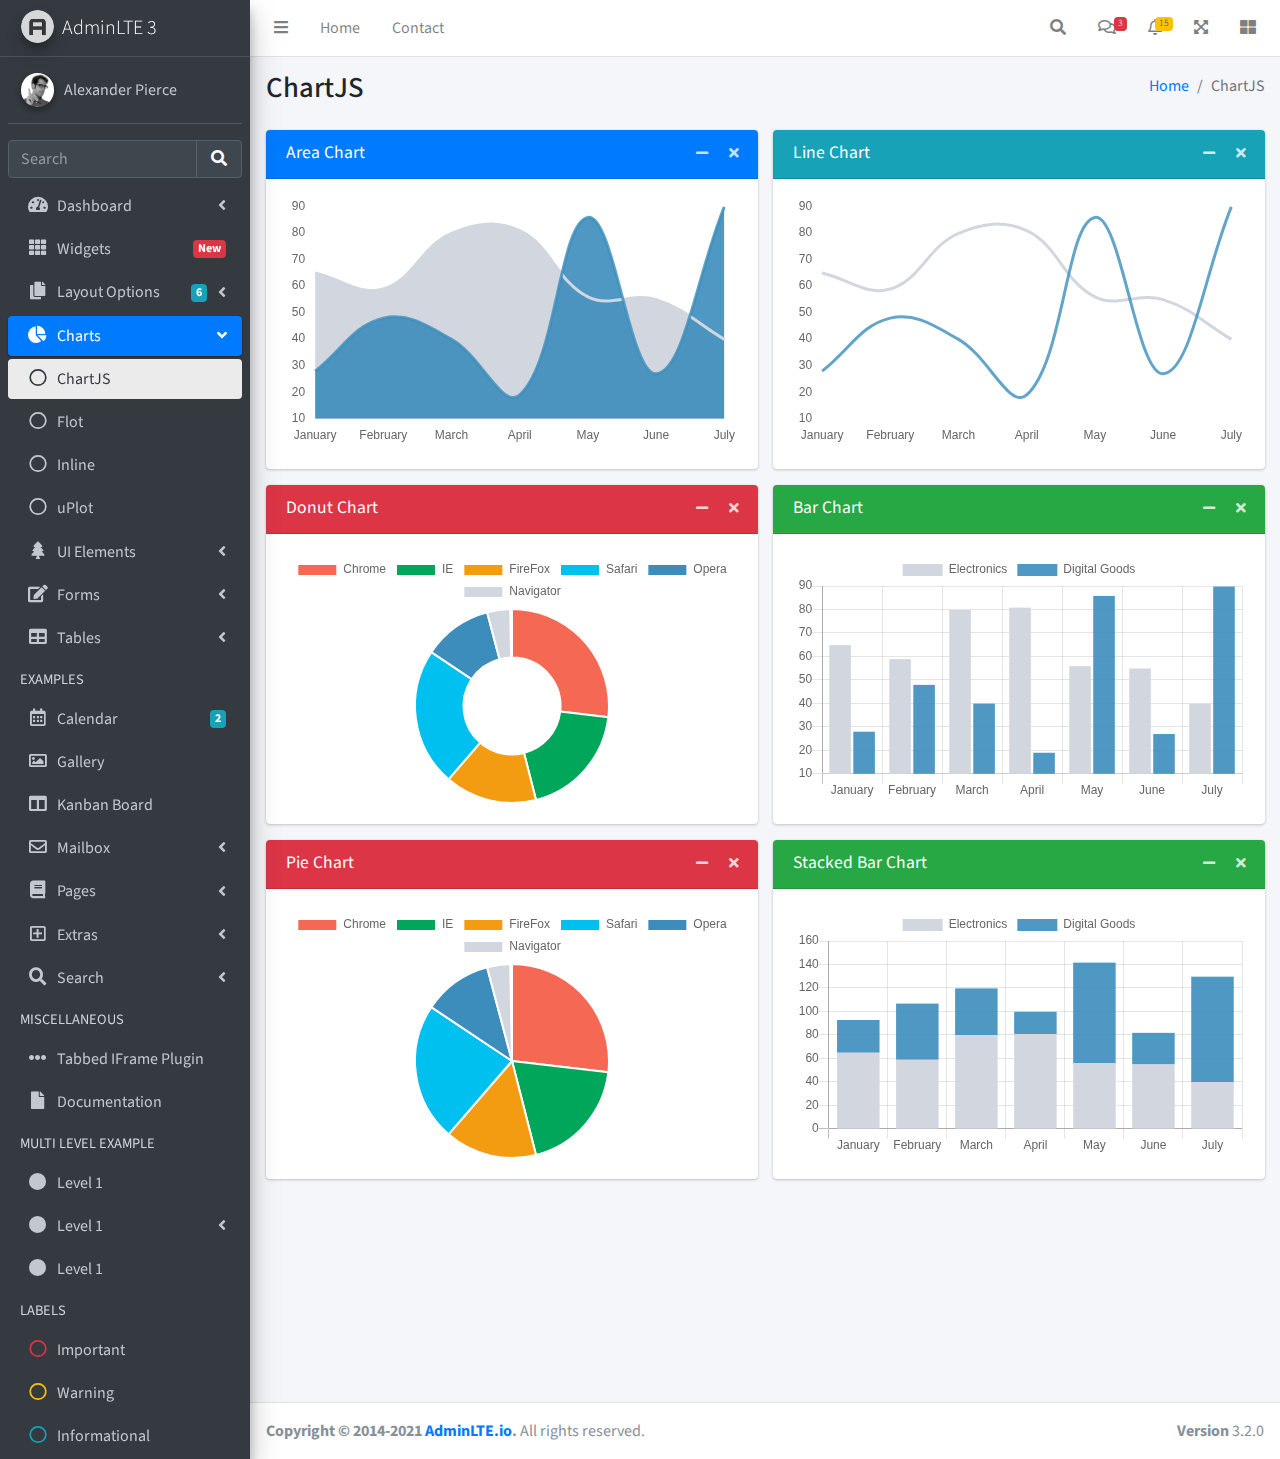
<file: pages/charts/chartjs.html>
<!DOCTYPE html>
<html lang="en">
<head>
  <meta charset="utf-8">
  <meta name="viewport" content="width=device-width, initial-scale=1">
  <title>AdminLTE 3 | ChartJS</title>

  <!-- Google Font: Source Sans Pro -->
  <link rel="stylesheet" href="https://fonts.googleapis.com/css?family=Source+Sans+Pro:300,400,400i,700&display=fallback">
  <!-- Font Awesome -->
  <link rel="stylesheet" href="../../plugins/fontawesome-free/css/all.min.css">
  <!-- Theme style -->
  <link rel="stylesheet" href="../../dist/css/adminlte.min.css">
</head>
<body class="hold-transition sidebar-mini">
<div class="wrapper">
  <!-- Navbar -->
  <nav class="main-header navbar navbar-expand navbar-white navbar-light">
    <!-- Left navbar links -->
    <ul class="navbar-nav">
      <li class="nav-item">
        <a class="nav-link" data-widget="pushmenu" href="#" role="button"><i class="fas fa-bars"></i></a>
      </li>
      <li class="nav-item d-none d-sm-inline-block">
        <a href="../../index3.html" class="nav-link">Home</a>
      </li>
      <li class="nav-item d-none d-sm-inline-block">
        <a href="#" class="nav-link">Contact</a>
      </li>
    </ul>

    <!-- Right navbar links -->
    <ul class="navbar-nav ml-auto">
      <!-- Navbar Search -->
      <li class="nav-item">
        <a class="nav-link" data-widget="navbar-search" href="#" role="button">
          <i class="fas fa-search"></i>
        </a>
        <div class="navbar-search-block">
          <form class="form-inline">
            <div class="input-group input-group-sm">
              <input class="form-control form-control-navbar" type="search" placeholder="Search" aria-label="Search">
              <div class="input-group-append">
                <button class="btn btn-navbar" type="submit">
                  <i class="fas fa-search"></i>
                </button>
                <button class="btn btn-navbar" type="button" data-widget="navbar-search">
                  <i class="fas fa-times"></i>
                </button>
              </div>
            </div>
          </form>
        </div>
      </li>

      <!-- Messages Dropdown Menu -->
      <li class="nav-item dropdown">
        <a class="nav-link" data-toggle="dropdown" href="#">
          <i class="far fa-comments"></i>
          <span class="badge badge-danger navbar-badge">3</span>
        </a>
        <div class="dropdown-menu dropdown-menu-lg dropdown-menu-right">
          <a href="#" class="dropdown-item">
            <!-- Message Start -->
            <div class="media">
              <img src="../../dist/img/user1-128x128.jpg" alt="User Avatar" class="img-size-50 mr-3 img-circle">
              <div class="media-body">
                <h3 class="dropdown-item-title">
                  Brad Diesel
                  <span class="float-right text-sm text-danger"><i class="fas fa-star"></i></span>
                </h3>
                <p class="text-sm">Call me whenever you can...</p>
                <p class="text-sm text-muted"><i class="far fa-clock mr-1"></i> 4 Hours Ago</p>
              </div>
            </div>
            <!-- Message End -->
          </a>
          <div class="dropdown-divider"></div>
          <a href="#" class="dropdown-item">
            <!-- Message Start -->
            <div class="media">
              <img src="../../dist/img/user8-128x128.jpg" alt="User Avatar" class="img-size-50 img-circle mr-3">
              <div class="media-body">
                <h3 class="dropdown-item-title">
                  John Pierce
                  <span class="float-right text-sm text-muted"><i class="fas fa-star"></i></span>
                </h3>
                <p class="text-sm">I got your message bro</p>
                <p class="text-sm text-muted"><i class="far fa-clock mr-1"></i> 4 Hours Ago</p>
              </div>
            </div>
            <!-- Message End -->
          </a>
          <div class="dropdown-divider"></div>
          <a href="#" class="dropdown-item">
            <!-- Message Start -->
            <div class="media">
              <img src="../../dist/img/user3-128x128.jpg" alt="User Avatar" class="img-size-50 img-circle mr-3">
              <div class="media-body">
                <h3 class="dropdown-item-title">
                  Nora Silvester
                  <span class="float-right text-sm text-warning"><i class="fas fa-star"></i></span>
                </h3>
                <p class="text-sm">The subject goes here</p>
                <p class="text-sm text-muted"><i class="far fa-clock mr-1"></i> 4 Hours Ago</p>
              </div>
            </div>
            <!-- Message End -->
          </a>
          <div class="dropdown-divider"></div>
          <a href="#" class="dropdown-item dropdown-footer">See All Messages</a>
        </div>
      </li>
      <!-- Notifications Dropdown Menu -->
      <li class="nav-item dropdown">
        <a class="nav-link" data-toggle="dropdown" href="#">
          <i class="far fa-bell"></i>
          <span class="badge badge-warning navbar-badge">15</span>
        </a>
        <div class="dropdown-menu dropdown-menu-lg dropdown-menu-right">
          <span class="dropdown-item dropdown-header">15 Notifications</span>
          <div class="dropdown-divider"></div>
          <a href="#" class="dropdown-item">
            <i class="fas fa-envelope mr-2"></i> 4 new messages
            <span class="float-right text-muted text-sm">3 mins</span>
          </a>
          <div class="dropdown-divider"></div>
          <a href="#" class="dropdown-item">
            <i class="fas fa-users mr-2"></i> 8 friend requests
            <span class="float-right text-muted text-sm">12 hours</span>
          </a>
          <div class="dropdown-divider"></div>
          <a href="#" class="dropdown-item">
            <i class="fas fa-file mr-2"></i> 3 new reports
            <span class="float-right text-muted text-sm">2 days</span>
          </a>
          <div class="dropdown-divider"></div>
          <a href="#" class="dropdown-item dropdown-footer">See All Notifications</a>
        </div>
      </li>
      <li class="nav-item">
        <a class="nav-link" data-widget="fullscreen" href="#" role="button">
          <i class="fas fa-expand-arrows-alt"></i>
        </a>
      </li>
      <li class="nav-item">
        <a class="nav-link" data-widget="control-sidebar" data-slide="true" href="#" role="button">
          <i class="fas fa-th-large"></i>
        </a>
      </li>
    </ul>
  </nav>
  <!-- /.navbar -->

  <!-- Main Sidebar Container -->
  <aside class="main-sidebar sidebar-dark-primary elevation-4">
    <!-- Brand Logo -->
    <a href="../../index3.html" class="brand-link">
      <img src="../../dist/img/AdminLTELogo.png"
           alt="AdminLTE Logo" class="brand-image img-circle elevation-3" style="opacity: .8">
      <span class="brand-text font-weight-light">AdminLTE 3</span>
    </a>

    <!-- Sidebar -->
    <div class="sidebar">
      <!-- Sidebar user panel (optional) -->
      <div class="user-panel mt-3 pb-3 mb-3 d-flex">
        <div class="image">
          <img src="../../dist/img/user2-160x160.jpg" class="img-circle elevation-2" alt="User Image">
        </div>
        <div class="info">
          <a href="#" class="d-block">Alexander Pierce</a>
        </div>
      </div>

      <!-- SidebarSearch Form -->
      <div class="form-inline">
        <div class="input-group" data-widget="sidebar-search">
          <input class="form-control form-control-sidebar" type="search" placeholder="Search" aria-label="Search">
          <div class="input-group-append">
            <button class="btn btn-sidebar">
              <i class="fas fa-search fa-fw"></i>
            </button>
          </div>
        </div>
      </div>

      <!-- Sidebar Menu -->
      <nav class="mt-2">
        <ul class="nav nav-pills nav-sidebar flex-column" data-widget="treeview" role="menu" data-accordion="false">
          <!-- Add icons to the links using the .nav-icon class
               with font-awesome or any other icon font library -->
          <li class="nav-item">
            <a href="#" class="nav-link">
              <i class="nav-icon fas fa-tachometer-alt"></i>
              <p>
                Dashboard
                <i class="right fas fa-angle-left"></i>
              </p>
            </a>
            <ul class="nav nav-treeview">
              <li class="nav-item">
                <a href="../../index.html" class="nav-link">
                  <i class="far fa-circle nav-icon"></i>
                  <p>Dashboard v1</p>
                </a>
              </li>
              <li class="nav-item">
                <a href="../../index2.html" class="nav-link">
                  <i class="far fa-circle nav-icon"></i>
                  <p>Dashboard v2</p>
                </a>
              </li>
              <li class="nav-item">
                <a href="../../index3.html" class="nav-link">
                  <i class="far fa-circle nav-icon"></i>
                  <p>Dashboard v3</p>
                </a>
              </li>
            </ul>
          </li>
          <li class="nav-item">
            <a href="../widgets.html" class="nav-link">
              <i class="nav-icon fas fa-th"></i>
              <p>
                Widgets
                <span class="right badge badge-danger">New</span>
              </p>
            </a>
          </li>
          <li class="nav-item">
            <a href="#" class="nav-link">
              <i class="nav-icon fas fa-copy"></i>
              <p>
                Layout Options
                <i class="fas fa-angle-left right"></i>
                <span class="badge badge-info right">6</span>
              </p>
            </a>
            <ul class="nav nav-treeview">
              <li class="nav-item">
                <a href="../layout/top-nav.html" class="nav-link">
                  <i class="far fa-circle nav-icon"></i>
                  <p>Top Navigation</p>
                </a>
              </li>
              <li class="nav-item">
                <a href="../layout/top-nav-sidebar.html" class="nav-link">
                  <i class="far fa-circle nav-icon"></i>
                  <p>Top Navigation + Sidebar</p>
                </a>
              </li>
              <li class="nav-item">
                <a href="../layout/boxed.html" class="nav-link">
                  <i class="far fa-circle nav-icon"></i>
                  <p>Boxed</p>
                </a>
              </li>
              <li class="nav-item">
                <a href="../layout/fixed-sidebar.html" class="nav-link">
                  <i class="far fa-circle nav-icon"></i>
                  <p>Fixed Sidebar</p>
                </a>
              </li>
              <li class="nav-item">
                <a href="../layout/fixed-sidebar-custom.html" class="nav-link">
                  <i class="far fa-circle nav-icon"></i>
                  <p>Fixed Sidebar <small>+ Custom Area</small></p>
                </a>
              </li>
              <li class="nav-item">
                <a href="../layout/fixed-topnav.html" class="nav-link">
                  <i class="far fa-circle nav-icon"></i>
                  <p>Fixed Navbar</p>
                </a>
              </li>
              <li class="nav-item">
                <a href="../layout/fixed-footer.html" class="nav-link">
                  <i class="far fa-circle nav-icon"></i>
                  <p>Fixed Footer</p>
                </a>
              </li>
              <li class="nav-item">
                <a href="../layout/collapsed-sidebar.html" class="nav-link">
                  <i class="far fa-circle nav-icon"></i>
                  <p>Collapsed Sidebar</p>
                </a>
              </li>
            </ul>
          </li>
          <li class="nav-item menu-open">
            <a href="#" class="nav-link active">
              <i class="nav-icon fas fa-chart-pie"></i>
              <p>
                Charts
                <i class="right fas fa-angle-left"></i>
              </p>
            </a>
            <ul class="nav nav-treeview">
              <li class="nav-item">
                <a href="chartjs.html" class="nav-link active">
                  <i class="far fa-circle nav-icon"></i>
                  <p>ChartJS</p>
                </a>
              </li>
              <li class="nav-item">
                <a href="flot.html" class="nav-link">
                  <i class="far fa-circle nav-icon"></i>
                  <p>Flot</p>
                </a>
              </li>
              <li class="nav-item">
                <a href="inline.html" class="nav-link">
                  <i class="far fa-circle nav-icon"></i>
                  <p>Inline</p>
                </a>
              </li>
              <li class="nav-item">
                <a href="uplot.html" class="nav-link">
                  <i class="far fa-circle nav-icon"></i>
                  <p>uPlot</p>
                </a>
              </li>
            </ul>
          </li>
          <li class="nav-item">
            <a href="#" class="nav-link">
              <i class="nav-icon fas fa-tree"></i>
              <p>
                UI Elements
                <i class="fas fa-angle-left right"></i>
              </p>
            </a>
            <ul class="nav nav-treeview">
              <li class="nav-item">
                <a href="../UI/general.html" class="nav-link">
                  <i class="far fa-circle nav-icon"></i>
                  <p>General</p>
                </a>
              </li>
              <li class="nav-item">
                <a href="../UI/icons.html" class="nav-link">
                  <i class="far fa-circle nav-icon"></i>
                  <p>Icons</p>
                </a>
              </li>
              <li class="nav-item">
                <a href="../UI/buttons.html" class="nav-link">
                  <i class="far fa-circle nav-icon"></i>
                  <p>Buttons</p>
                </a>
              </li>
              <li class="nav-item">
                <a href="../UI/sliders.html" class="nav-link">
                  <i class="far fa-circle nav-icon"></i>
                  <p>Sliders</p>
                </a>
              </li>
              <li class="nav-item">
                <a href="../UI/modals.html" class="nav-link">
                  <i class="far fa-circle nav-icon"></i>
                  <p>Modals & Alerts</p>
                </a>
              </li>
              <li class="nav-item">
                <a href="../UI/navbar.html" class="nav-link">
                  <i class="far fa-circle nav-icon"></i>
                  <p>Navbar & Tabs</p>
                </a>
              </li>
              <li class="nav-item">
                <a href="../UI/timeline.html" class="nav-link">
                  <i class="far fa-circle nav-icon"></i>
                  <p>Timeline</p>
                </a>
              </li>
              <li class="nav-item">
                <a href="../UI/ribbons.html" class="nav-link">
                  <i class="far fa-circle nav-icon"></i>
                  <p>Ribbons</p>
                </a>
              </li>
            </ul>
          </li>
          <li class="nav-item">
            <a href="#" class="nav-link">
              <i class="nav-icon fas fa-edit"></i>
              <p>
                Forms
                <i class="fas fa-angle-left right"></i>
              </p>
            </a>
            <ul class="nav nav-treeview">
              <li class="nav-item">
                <a href="../forms/general.html" class="nav-link">
                  <i class="far fa-circle nav-icon"></i>
                  <p>General Elements</p>
                </a>
              </li>
              <li class="nav-item">
                <a href="../forms/advanced.html" class="nav-link">
                  <i class="far fa-circle nav-icon"></i>
                  <p>Advanced Elements</p>
                </a>
              </li>
              <li class="nav-item">
                <a href="../forms/editors.html" class="nav-link">
                  <i class="far fa-circle nav-icon"></i>
                  <p>Editors</p>
                </a>
              </li>
              <li class="nav-item">
                <a href="../forms/validation.html" class="nav-link">
                  <i class="far fa-circle nav-icon"></i>
                  <p>Validation</p>
                </a>
              </li>
            </ul>
          </li>
          <li class="nav-item">
            <a href="#" class="nav-link">
              <i class="nav-icon fas fa-table"></i>
              <p>
                Tables
                <i class="fas fa-angle-left right"></i>
              </p>
            </a>
            <ul class="nav nav-treeview">
              <li class="nav-item">
                <a href="../tables/simple.html" class="nav-link">
                  <i class="far fa-circle nav-icon"></i>
                  <p>Simple Tables</p>
                </a>
              </li>
              <li class="nav-item">
                <a href="../tables/data.html" class="nav-link">
                  <i class="far fa-circle nav-icon"></i>
                  <p>DataTables</p>
                </a>
              </li>
              <li class="nav-item">
                <a href="../tables/jsgrid.html" class="nav-link">
                  <i class="far fa-circle nav-icon"></i>
                  <p>jsGrid</p>
                </a>
              </li>
            </ul>
          </li>
          <li class="nav-header">EXAMPLES</li>
          <li class="nav-item">
            <a href="../calendar.html" class="nav-link">
              <i class="nav-icon far fa-calendar-alt"></i>
              <p>
                Calendar
                <span class="badge badge-info right">2</span>
              </p>
            </a>
          </li>
          <li class="nav-item">
            <a href="../gallery.html" class="nav-link">
              <i class="nav-icon far fa-image"></i>
              <p>
                Gallery
              </p>
            </a>
          </li>
          <li class="nav-item">
            <a href="../kanban.html" class="nav-link">
              <i class="nav-icon fas fa-columns"></i>
              <p>
                Kanban Board
              </p>
            </a>
          </li>
          <li class="nav-item">
            <a href="#" class="nav-link">
              <i class="nav-icon far fa-envelope"></i>
              <p>
                Mailbox
                <i class="fas fa-angle-left right"></i>
              </p>
            </a>
            <ul class="nav nav-treeview">
              <li class="nav-item">
                <a href="../mailbox/mailbox.html" class="nav-link">
                  <i class="far fa-circle nav-icon"></i>
                  <p>Inbox</p>
                </a>
              </li>
              <li class="nav-item">
                <a href="../mailbox/compose.html" class="nav-link">
                  <i class="far fa-circle nav-icon"></i>
                  <p>Compose</p>
                </a>
              </li>
              <li class="nav-item">
                <a href="../mailbox/read-mail.html" class="nav-link">
                  <i class="far fa-circle nav-icon"></i>
                  <p>Read</p>
                </a>
              </li>
            </ul>
          </li>
          <li class="nav-item">
            <a href="#" class="nav-link">
              <i class="nav-icon fas fa-book"></i>
              <p>
                Pages
                <i class="fas fa-angle-left right"></i>
              </p>
            </a>
            <ul class="nav nav-treeview">
              <li class="nav-item">
                <a href="../examples/invoice.html" class="nav-link">
                  <i class="far fa-circle nav-icon"></i>
                  <p>Invoice</p>
                </a>
              </li>
              <li class="nav-item">
                <a href="../examples/profile.html" class="nav-link">
                  <i class="far fa-circle nav-icon"></i>
                  <p>Profile</p>
                </a>
              </li>
              <li class="nav-item">
                <a href="../examples/e-commerce.html" class="nav-link">
                  <i class="far fa-circle nav-icon"></i>
                  <p>E-commerce</p>
                </a>
              </li>
              <li class="nav-item">
                <a href="../examples/projects.html" class="nav-link">
                  <i class="far fa-circle nav-icon"></i>
                  <p>Projects</p>
                </a>
              </li>
              <li class="nav-item">
                <a href="../examples/project-add.html" class="nav-link">
                  <i class="far fa-circle nav-icon"></i>
                  <p>Project Add</p>
                </a>
              </li>
              <li class="nav-item">
                <a href="../examples/project-edit.html" class="nav-link">
                  <i class="far fa-circle nav-icon"></i>
                  <p>Project Edit</p>
                </a>
              </li>
              <li class="nav-item">
                <a href="../examples/project-detail.html" class="nav-link">
                  <i class="far fa-circle nav-icon"></i>
                  <p>Project Detail</p>
                </a>
              </li>
              <li class="nav-item">
                <a href="../examples/contacts.html" class="nav-link">
                  <i class="far fa-circle nav-icon"></i>
                  <p>Contacts</p>
                </a>
              </li>
              <li class="nav-item">
                <a href="../examples/faq.html" class="nav-link">
                  <i class="far fa-circle nav-icon"></i>
                  <p>FAQ</p>
                </a>
              </li>
              <li class="nav-item">
                <a href="../examples/contact-us.html" class="nav-link">
                  <i class="far fa-circle nav-icon"></i>
                  <p>Contact us</p>
                </a>
              </li>
            </ul>
          </li>
          <li class="nav-item">
            <a href="#" class="nav-link">
              <i class="nav-icon far fa-plus-square"></i>
              <p>
                Extras
                <i class="fas fa-angle-left right"></i>
              </p>
            </a>
            <ul class="nav nav-treeview">
              <li class="nav-item">
                <a href="#" class="nav-link">
                  <i class="far fa-circle nav-icon"></i>
                  <p>
                    Login & Register v1
                    <i class="fas fa-angle-left right"></i>
                  </p>
                </a>
                <ul class="nav nav-treeview">
                  <li class="nav-item">
                    <a href="../examples/login.html" class="nav-link">
                      <i class="far fa-circle nav-icon"></i>
                      <p>Login v1</p>
                    </a>
                  </li>
                  <li class="nav-item">
                    <a href="../examples/register.html" class="nav-link">
                      <i class="far fa-circle nav-icon"></i>
                      <p>Register v1</p>
                    </a>
                  </li>
                  <li class="nav-item">
                    <a href="../examples/forgot-password.html" class="nav-link">
                      <i class="far fa-circle nav-icon"></i>
                      <p>Forgot Password v1</p>
                    </a>
                  </li>
                  <li class="nav-item">
                    <a href="../examples/recover-password.html" class="nav-link">
                      <i class="far fa-circle nav-icon"></i>
                      <p>Recover Password v1</p>
                    </a>
                  </li>
                </ul>
              </li>
              <li class="nav-item">
                <a href="#" class="nav-link">
                  <i class="far fa-circle nav-icon"></i>
                  <p>
                    Login & Register v2
                    <i class="fas fa-angle-left right"></i>
                  </p>
                </a>
                <ul class="nav nav-treeview">
                  <li class="nav-item">
                    <a href="../examples/login-v2.html" class="nav-link">
                      <i class="far fa-circle nav-icon"></i>
                      <p>Login v2</p>
                    </a>
                  </li>
                  <li class="nav-item">
                    <a href="../examples/register-v2.html" class="nav-link">
                      <i class="far fa-circle nav-icon"></i>
                      <p>Register v2</p>
                    </a>
                  </li>
                  <li class="nav-item">
                    <a href="../examples/forgot-password-v2.html" class="nav-link">
                      <i class="far fa-circle nav-icon"></i>
                      <p>Forgot Password v2</p>
                    </a>
                  </li>
                  <li class="nav-item">
                    <a href="../examples/recover-password-v2.html" class="nav-link">
                      <i class="far fa-circle nav-icon"></i>
                      <p>Recover Password v2</p>
                    </a>
                  </li>
                </ul>
              </li>
              <li class="nav-item">
                <a href="../examples/lockscreen.html" class="nav-link">
                  <i class="far fa-circle nav-icon"></i>
                  <p>Lockscreen</p>
                </a>
              </li>
              <li class="nav-item">
                <a href="../examples/legacy-user-menu.html" class="nav-link">
                  <i class="far fa-circle nav-icon"></i>
                  <p>Legacy User Menu</p>
                </a>
              </li>
              <li class="nav-item">
                <a href="../examples/language-menu.html" class="nav-link">
                  <i class="far fa-circle nav-icon"></i>
                  <p>Language Menu</p>
                </a>
              </li>
              <li class="nav-item">
                <a href="../examples/404.html" class="nav-link">
                  <i class="far fa-circle nav-icon"></i>
                  <p>Error 404</p>
                </a>
              </li>
              <li class="nav-item">
                <a href="../examples/500.html" class="nav-link">
                  <i class="far fa-circle nav-icon"></i>
                  <p>Error 500</p>
                </a>
              </li>
              <li class="nav-item">
                <a href="../examples/pace.html" class="nav-link">
                  <i class="far fa-circle nav-icon"></i>
                  <p>Pace</p>
                </a>
              </li>
              <li class="nav-item">
                <a href="../examples/blank.html" class="nav-link">
                  <i class="far fa-circle nav-icon"></i>
                  <p>Blank Page</p>
                </a>
              </li>
              <li class="nav-item">
                <a href="../../starter.html" class="nav-link">
                  <i class="far fa-circle nav-icon"></i>
                  <p>Starter Page</p>
                </a>
              </li>
            </ul>
          </li>
          <li class="nav-item">
            <a href="#" class="nav-link">
              <i class="nav-icon fas fa-search"></i>
              <p>
                Search
                <i class="fas fa-angle-left right"></i>
              </p>
            </a>
            <ul class="nav nav-treeview">
              <li class="nav-item">
                <a href="../search/simple.html" class="nav-link">
                  <i class="far fa-circle nav-icon"></i>
                  <p>Simple Search</p>
                </a>
              </li>
              <li class="nav-item">
                <a href="../search/enhanced.html" class="nav-link">
                  <i class="far fa-circle nav-icon"></i>
                  <p>Enhanced</p>
                </a>
              </li>
            </ul>
          </li>
          <li class="nav-header">MISCELLANEOUS</li>
          <li class="nav-item">
            <a href="../../iframe.html" class="nav-link">
              <i class="nav-icon fas fa-ellipsis-h"></i>
              <p>Tabbed IFrame Plugin</p>
            </a>
          </li>
          <li class="nav-item">
            <a href="https://adminlte.io/docs/3.1/" class="nav-link">
              <i class="nav-icon fas fa-file"></i>
              <p>Documentation</p>
            </a>
          </li>
          <li class="nav-header">MULTI LEVEL EXAMPLE</li>
          <li class="nav-item">
            <a href="#" class="nav-link">
              <i class="fas fa-circle nav-icon"></i>
              <p>Level 1</p>
            </a>
          </li>
          <li class="nav-item">
            <a href="#" class="nav-link">
              <i class="nav-icon fas fa-circle"></i>
              <p>
                Level 1
                <i class="right fas fa-angle-left"></i>
              </p>
            </a>
            <ul class="nav nav-treeview">
              <li class="nav-item">
                <a href="#" class="nav-link">
                  <i class="far fa-circle nav-icon"></i>
                  <p>Level 2</p>
                </a>
              </li>
              <li class="nav-item">
                <a href="#" class="nav-link">
                  <i class="far fa-circle nav-icon"></i>
                  <p>
                    Level 2
                    <i class="right fas fa-angle-left"></i>
                  </p>
                </a>
                <ul class="nav nav-treeview">
                  <li class="nav-item">
                    <a href="#" class="nav-link">
                      <i class="far fa-dot-circle nav-icon"></i>
                      <p>Level 3</p>
                    </a>
                  </li>
                  <li class="nav-item">
                    <a href="#" class="nav-link">
                      <i class="far fa-dot-circle nav-icon"></i>
                      <p>Level 3</p>
                    </a>
                  </li>
                  <li class="nav-item">
                    <a href="#" class="nav-link">
                      <i class="far fa-dot-circle nav-icon"></i>
                      <p>Level 3</p>
                    </a>
                  </li>
                </ul>
              </li>
              <li class="nav-item">
                <a href="#" class="nav-link">
                  <i class="far fa-circle nav-icon"></i>
                  <p>Level 2</p>
                </a>
              </li>
            </ul>
          </li>
          <li class="nav-item">
            <a href="#" class="nav-link">
              <i class="fas fa-circle nav-icon"></i>
              <p>Level 1</p>
            </a>
          </li>
          <li class="nav-header">LABELS</li>
          <li class="nav-item">
            <a href="#" class="nav-link">
              <i class="nav-icon far fa-circle text-danger"></i>
              <p class="text">Important</p>
            </a>
          </li>
          <li class="nav-item">
            <a href="#" class="nav-link">
              <i class="nav-icon far fa-circle text-warning"></i>
              <p>Warning</p>
            </a>
          </li>
          <li class="nav-item">
            <a href="#" class="nav-link">
              <i class="nav-icon far fa-circle text-info"></i>
              <p>Informational</p>
            </a>
          </li>
        </ul>
      </nav>
      <!-- /.sidebar-menu -->
    </div>
    <!-- /.sidebar -->
  </aside>

  <!-- Content Wrapper. Contains page content -->
  <div class="content-wrapper">
    <!-- Content Header (Page header) -->
    <section class="content-header">
      <div class="container-fluid">
        <div class="row mb-2">
          <div class="col-sm-6">
            <h1>ChartJS</h1>
          </div>
          <div class="col-sm-6">
            <ol class="breadcrumb float-sm-right">
              <li class="breadcrumb-item"><a href="#">Home</a></li>
              <li class="breadcrumb-item active">ChartJS</li>
            </ol>
          </div>
        </div>
      </div><!-- /.container-fluid -->
    </section>

    <!-- Main content -->
    <section class="content">
      <div class="container-fluid">
        <div class="row">
          <div class="col-md-6">
            <!-- AREA CHART -->
            <div class="card card-primary">
              <div class="card-header">
                <h3 class="card-title">Area Chart</h3>

                <div class="card-tools">
                  <button type="button" class="btn btn-tool" data-card-widget="collapse">
                    <i class="fas fa-minus"></i>
                  </button>
                  <button type="button" class="btn btn-tool" data-card-widget="remove">
                    <i class="fas fa-times"></i>
                  </button>
                </div>
              </div>
              <div class="card-body">
                <div class="chart">
                  <canvas id="areaChart" style="min-height: 250px; height: 250px; max-height: 250px; max-width: 100%;"></canvas>
                </div>
              </div>
              <!-- /.card-body -->
            </div>
            <!-- /.card -->

            <!-- DONUT CHART -->
            <div class="card card-danger">
              <div class="card-header">
                <h3 class="card-title">Donut Chart</h3>

                <div class="card-tools">
                  <button type="button" class="btn btn-tool" data-card-widget="collapse">
                    <i class="fas fa-minus"></i>
                  </button>
                  <button type="button" class="btn btn-tool" data-card-widget="remove">
                    <i class="fas fa-times"></i>
                  </button>
                </div>
              </div>
              <div class="card-body">
                <canvas id="donutChart" style="min-height: 250px; height: 250px; max-height: 250px; max-width: 100%;"></canvas>
              </div>
              <!-- /.card-body -->
            </div>
            <!-- /.card -->

            <!-- PIE CHART -->
            <div class="card card-danger">
              <div class="card-header">
                <h3 class="card-title">Pie Chart</h3>

                <div class="card-tools">
                  <button type="button" class="btn btn-tool" data-card-widget="collapse">
                    <i class="fas fa-minus"></i>
                  </button>
                  <button type="button" class="btn btn-tool" data-card-widget="remove">
                    <i class="fas fa-times"></i>
                  </button>
                </div>
              </div>
              <div class="card-body">
                <canvas id="pieChart" style="min-height: 250px; height: 250px; max-height: 250px; max-width: 100%;"></canvas>
              </div>
              <!-- /.card-body -->
            </div>
            <!-- /.card -->

          </div>
          <!-- /.col (LEFT) -->
          <div class="col-md-6">
            <!-- LINE CHART -->
            <div class="card card-info">
              <div class="card-header">
                <h3 class="card-title">Line Chart</h3>

                <div class="card-tools">
                  <button type="button" class="btn btn-tool" data-card-widget="collapse">
                    <i class="fas fa-minus"></i>
                  </button>
                  <button type="button" class="btn btn-tool" data-card-widget="remove">
                    <i class="fas fa-times"></i>
                  </button>
                </div>
              </div>
              <div class="card-body">
                <div class="chart">
                  <canvas id="lineChart" style="min-height: 250px; height: 250px; max-height: 250px; max-width: 100%;"></canvas>
                </div>
              </div>
              <!-- /.card-body -->
            </div>
            <!-- /.card -->

            <!-- BAR CHART -->
            <div class="card card-success">
              <div class="card-header">
                <h3 class="card-title">Bar Chart</h3>

                <div class="card-tools">
                  <button type="button" class="btn btn-tool" data-card-widget="collapse">
                    <i class="fas fa-minus"></i>
                  </button>
                  <button type="button" class="btn btn-tool" data-card-widget="remove">
                    <i class="fas fa-times"></i>
                  </button>
                </div>
              </div>
              <div class="card-body">
                <div class="chart">
                  <canvas id="barChart" style="min-height: 250px; height: 250px; max-height: 250px; max-width: 100%;"></canvas>
                </div>
              </div>
              <!-- /.card-body -->
            </div>
            <!-- /.card -->

            <!-- STACKED BAR CHART -->
            <div class="card card-success">
              <div class="card-header">
                <h3 class="card-title">Stacked Bar Chart</h3>

                <div class="card-tools">
                  <button type="button" class="btn btn-tool" data-card-widget="collapse">
                    <i class="fas fa-minus"></i>
                  </button>
                  <button type="button" class="btn btn-tool" data-card-widget="remove">
                    <i class="fas fa-times"></i>
                  </button>
                </div>
              </div>
              <div class="card-body">
                <div class="chart">
                  <canvas id="stackedBarChart" style="min-height: 250px; height: 250px; max-height: 250px; max-width: 100%;"></canvas>
                </div>
              </div>
              <!-- /.card-body -->
            </div>
            <!-- /.card -->

          </div>
          <!-- /.col (RIGHT) -->
        </div>
        <!-- /.row -->
      </div><!-- /.container-fluid -->
    </section>
    <!-- /.content -->
  </div>
  <!-- /.content-wrapper -->
  <footer class="main-footer">
    <div class="float-right d-none d-sm-block">
      <b>Version</b> 3.2.0
    </div>
    <strong>Copyright &copy; 2014-2021 <a href="https://adminlte.io">AdminLTE.io</a>.</strong> All rights reserved.
  </footer>

  <!-- Control Sidebar -->
  <aside class="control-sidebar control-sidebar-dark">
    <!-- Add Content Here -->
  </aside>
  <!-- /.control-sidebar -->
</div>
<!-- ./wrapper -->

<!-- jQuery -->
<script src="../../plugins/jquery/jquery.min.js"></script>
<!-- Bootstrap 4 -->
<script src="../../plugins/bootstrap/js/bootstrap.bundle.min.js"></script>
<!-- ChartJS -->
<script src="../../plugins/chart.js/Chart.min.js"></script>
<!-- AdminLTE App -->
<script src="../../dist/js/adminlte.min.js"></script>
<!-- AdminLTE for demo purposes -->
<script src="../../dist/js/demo.js"></script>
<!-- Page specific script -->
<script>
  $(function () {
    /* ChartJS
     * -------
     * Here we will create a few charts using ChartJS
     */

    //--------------
    //- AREA CHART -
    //--------------

    // Get context with jQuery - using jQuery's .get() method.
    var areaChartCanvas = $('#areaChart').get(0).getContext('2d')

    var areaChartData = {
      labels  : ['January', 'February', 'March', 'April', 'May', 'June', 'July'],
      datasets: [
        {
          label               : 'Digital Goods',
          backgroundColor     : 'rgba(60,141,188,0.9)',
          borderColor         : 'rgba(60,141,188,0.8)',
          pointRadius          : false,
          pointColor          : '#3b8bba',
          pointStrokeColor    : 'rgba(60,141,188,1)',
          pointHighlightFill  : '#fff',
          pointHighlightStroke: 'rgba(60,141,188,1)',
          data                : [28, 48, 40, 19, 86, 27, 90]
        },
        {
          label               : 'Electronics',
          backgroundColor     : 'rgba(210, 214, 222, 1)',
          borderColor         : 'rgba(210, 214, 222, 1)',
          pointRadius         : false,
          pointColor          : 'rgba(210, 214, 222, 1)',
          pointStrokeColor    : '#c1c7d1',
          pointHighlightFill  : '#fff',
          pointHighlightStroke: 'rgba(220,220,220,1)',
          data                : [65, 59, 80, 81, 56, 55, 40]
        },
      ]
    }

    var areaChartOptions = {
      maintainAspectRatio : false,
      responsive : true,
      legend: {
        display: false
      },
      scales: {
        xAxes: [{
          gridLines : {
            display : false,
          }
        }],
        yAxes: [{
          gridLines : {
            display : false,
          }
        }]
      }
    }

    // This will get the first returned node in the jQuery collection.
    new Chart(areaChartCanvas, {
      type: 'line',
      data: areaChartData,
      options: areaChartOptions
    })

    //-------------
    //- LINE CHART -
    //--------------
    var lineChartCanvas = $('#lineChart').get(0).getContext('2d')
    var lineChartOptions = $.extend(true, {}, areaChartOptions)
    var lineChartData = $.extend(true, {}, areaChartData)
    lineChartData.datasets[0].fill = false;
    lineChartData.datasets[1].fill = false;
    lineChartOptions.datasetFill = false

    var lineChart = new Chart(lineChartCanvas, {
      type: 'line',
      data: lineChartData,
      options: lineChartOptions
    })

    //-------------
    //- DONUT CHART -
    //-------------
    // Get context with jQuery - using jQuery's .get() method.
    var donutChartCanvas = $('#donutChart').get(0).getContext('2d')
    var donutData        = {
      labels: [
          'Chrome',
          'IE',
          'FireFox',
          'Safari',
          'Opera',
          'Navigator',
      ],
      datasets: [
        {
          data: [700,500,400,600,300,100],
          backgroundColor : ['#f56954', '#00a65a', '#f39c12', '#00c0ef', '#3c8dbc', '#d2d6de'],
        }
      ]
    }
    var donutOptions     = {
      maintainAspectRatio : false,
      responsive : true,
    }
    //Create pie or douhnut chart
    // You can switch between pie and douhnut using the method below.
    new Chart(donutChartCanvas, {
      type: 'doughnut',
      data: donutData,
      options: donutOptions
    })

    //-------------
    //- PIE CHART -
    //-------------
    // Get context with jQuery - using jQuery's .get() method.
    var pieChartCanvas = $('#pieChart').get(0).getContext('2d')
    var pieData        = donutData;
    var pieOptions     = {
      maintainAspectRatio : false,
      responsive : true,
    }
    //Create pie or douhnut chart
    // You can switch between pie and douhnut using the method below.
    new Chart(pieChartCanvas, {
      type: 'pie',
      data: pieData,
      options: pieOptions
    })

    //-------------
    //- BAR CHART -
    //-------------
    var barChartCanvas = $('#barChart').get(0).getContext('2d')
    var barChartData = $.extend(true, {}, areaChartData)
    var temp0 = areaChartData.datasets[0]
    var temp1 = areaChartData.datasets[1]
    barChartData.datasets[0] = temp1
    barChartData.datasets[1] = temp0

    var barChartOptions = {
      responsive              : true,
      maintainAspectRatio     : false,
      datasetFill             : false
    }

    new Chart(barChartCanvas, {
      type: 'bar',
      data: barChartData,
      options: barChartOptions
    })

    //---------------------
    //- STACKED BAR CHART -
    //---------------------
    var stackedBarChartCanvas = $('#stackedBarChart').get(0).getContext('2d')
    var stackedBarChartData = $.extend(true, {}, barChartData)

    var stackedBarChartOptions = {
      responsive              : true,
      maintainAspectRatio     : false,
      scales: {
        xAxes: [{
          stacked: true,
        }],
        yAxes: [{
          stacked: true
        }]
      }
    }

    new Chart(stackedBarChartCanvas, {
      type: 'bar',
      data: stackedBarChartData,
      options: stackedBarChartOptions
    })
  })
</script>
</body>
</html>
</file>
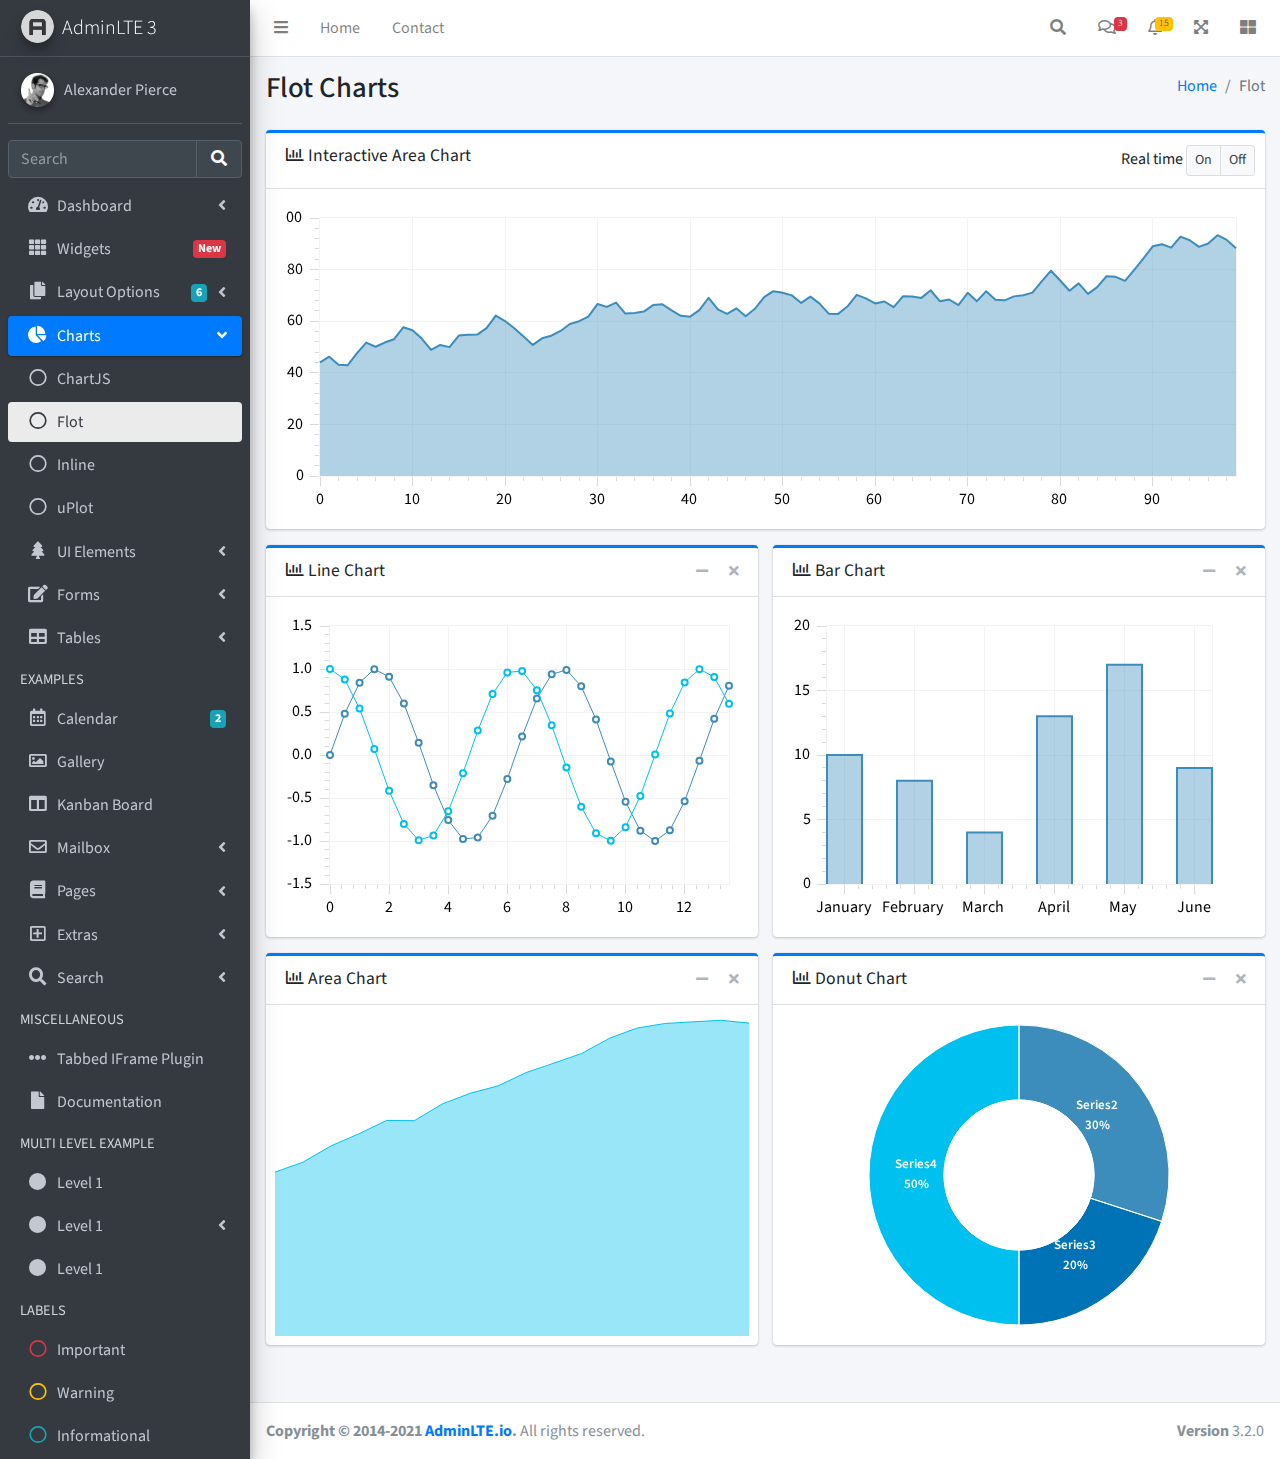
<file: pages/charts/flot.html>
<!DOCTYPE html>
<html lang="en">
<head>
  <meta charset="utf-8">
  <meta name="viewport" content="width=device-width, initial-scale=1">
  <title>AdminLTE 3 | Flot Charts</title>

  <!-- Google Font: Source Sans Pro -->
  <link rel="stylesheet" href="https://fonts.googleapis.com/css?family=Source+Sans+Pro:300,400,400i,700&display=fallback">
  <!-- Font Awesome -->
  <link rel="stylesheet" href="../../plugins/fontawesome-free/css/all.min.css">
  <!-- Theme style -->
  <link rel="stylesheet" href="../../dist/css/adminlte.min.css">
</head>
<body class="hold-transition sidebar-mini">
<div class="wrapper">
  <!-- Navbar -->
  <nav class="main-header navbar navbar-expand navbar-white navbar-light">
    <!-- Left navbar links -->
    <ul class="navbar-nav">
      <li class="nav-item">
        <a class="nav-link" data-widget="pushmenu" href="#" role="button"><i class="fas fa-bars"></i></a>
      </li>
      <li class="nav-item d-none d-sm-inline-block">
        <a href="../../index3.html" class="nav-link">Home</a>
      </li>
      <li class="nav-item d-none d-sm-inline-block">
        <a href="#" class="nav-link">Contact</a>
      </li>
    </ul>

    <!-- Right navbar links -->
    <ul class="navbar-nav ml-auto">
      <!-- Navbar Search -->
      <li class="nav-item">
        <a class="nav-link" data-widget="navbar-search" href="#" role="button">
          <i class="fas fa-search"></i>
        </a>
        <div class="navbar-search-block">
          <form class="form-inline">
            <div class="input-group input-group-sm">
              <input class="form-control form-control-navbar" type="search" placeholder="Search" aria-label="Search">
              <div class="input-group-append">
                <button class="btn btn-navbar" type="submit">
                  <i class="fas fa-search"></i>
                </button>
                <button class="btn btn-navbar" type="button" data-widget="navbar-search">
                  <i class="fas fa-times"></i>
                </button>
              </div>
            </div>
          </form>
        </div>
      </li>

      <!-- Messages Dropdown Menu -->
      <li class="nav-item dropdown">
        <a class="nav-link" data-toggle="dropdown" href="#">
          <i class="far fa-comments"></i>
          <span class="badge badge-danger navbar-badge">3</span>
        </a>
        <div class="dropdown-menu dropdown-menu-lg dropdown-menu-right">
          <a href="#" class="dropdown-item">
            <!-- Message Start -->
            <div class="media">
              <img src="../../dist/img/user1-128x128.jpg" alt="User Avatar" class="img-size-50 mr-3 img-circle">
              <div class="media-body">
                <h3 class="dropdown-item-title">
                  Brad Diesel
                  <span class="float-right text-sm text-danger"><i class="fas fa-star"></i></span>
                </h3>
                <p class="text-sm">Call me whenever you can...</p>
                <p class="text-sm text-muted"><i class="far fa-clock mr-1"></i> 4 Hours Ago</p>
              </div>
            </div>
            <!-- Message End -->
          </a>
          <div class="dropdown-divider"></div>
          <a href="#" class="dropdown-item">
            <!-- Message Start -->
            <div class="media">
              <img src="../../dist/img/user8-128x128.jpg" alt="User Avatar" class="img-size-50 img-circle mr-3">
              <div class="media-body">
                <h3 class="dropdown-item-title">
                  John Pierce
                  <span class="float-right text-sm text-muted"><i class="fas fa-star"></i></span>
                </h3>
                <p class="text-sm">I got your message bro</p>
                <p class="text-sm text-muted"><i class="far fa-clock mr-1"></i> 4 Hours Ago</p>
              </div>
            </div>
            <!-- Message End -->
          </a>
          <div class="dropdown-divider"></div>
          <a href="#" class="dropdown-item">
            <!-- Message Start -->
            <div class="media">
              <img src="../../dist/img/user3-128x128.jpg" alt="User Avatar" class="img-size-50 img-circle mr-3">
              <div class="media-body">
                <h3 class="dropdown-item-title">
                  Nora Silvester
                  <span class="float-right text-sm text-warning"><i class="fas fa-star"></i></span>
                </h3>
                <p class="text-sm">The subject goes here</p>
                <p class="text-sm text-muted"><i class="far fa-clock mr-1"></i> 4 Hours Ago</p>
              </div>
            </div>
            <!-- Message End -->
          </a>
          <div class="dropdown-divider"></div>
          <a href="#" class="dropdown-item dropdown-footer">See All Messages</a>
        </div>
      </li>
      <!-- Notifications Dropdown Menu -->
      <li class="nav-item dropdown">
        <a class="nav-link" data-toggle="dropdown" href="#">
          <i class="far fa-bell"></i>
          <span class="badge badge-warning navbar-badge">15</span>
        </a>
        <div class="dropdown-menu dropdown-menu-lg dropdown-menu-right">
          <span class="dropdown-item dropdown-header">15 Notifications</span>
          <div class="dropdown-divider"></div>
          <a href="#" class="dropdown-item">
            <i class="fas fa-envelope mr-2"></i> 4 new messages
            <span class="float-right text-muted text-sm">3 mins</span>
          </a>
          <div class="dropdown-divider"></div>
          <a href="#" class="dropdown-item">
            <i class="fas fa-users mr-2"></i> 8 friend requests
            <span class="float-right text-muted text-sm">12 hours</span>
          </a>
          <div class="dropdown-divider"></div>
          <a href="#" class="dropdown-item">
            <i class="fas fa-file mr-2"></i> 3 new reports
            <span class="float-right text-muted text-sm">2 days</span>
          </a>
          <div class="dropdown-divider"></div>
          <a href="#" class="dropdown-item dropdown-footer">See All Notifications</a>
        </div>
      </li>
      <li class="nav-item">
        <a class="nav-link" data-widget="fullscreen" href="#" role="button">
          <i class="fas fa-expand-arrows-alt"></i>
        </a>
      </li>
      <li class="nav-item">
        <a class="nav-link" data-widget="control-sidebar" data-slide="true" href="#" role="button">
          <i class="fas fa-th-large"></i>
        </a>
      </li>
    </ul>
  </nav>
  <!-- /.navbar -->

  <!-- Main Sidebar Container -->
  <aside class="main-sidebar sidebar-dark-primary elevation-4">
    <!-- Brand Logo -->
    <a href="../../index3.html" class="brand-link">
      <img src="../../dist/img/AdminLTELogo.png" alt="AdminLTE Logo" class="brand-image img-circle elevation-3" style="opacity: .8">
      <span class="brand-text font-weight-light">AdminLTE 3</span>
    </a>

    <!-- Sidebar -->
    <div class="sidebar">
      <!-- Sidebar user panel (optional) -->
      <div class="user-panel mt-3 pb-3 mb-3 d-flex">
        <div class="image">
          <img src="../../dist/img/user2-160x160.jpg" class="img-circle elevation-2" alt="User Image">
        </div>
        <div class="info">
          <a href="#" class="d-block">Alexander Pierce</a>
        </div>
      </div>

      <!-- SidebarSearch Form -->
      <div class="form-inline">
        <div class="input-group" data-widget="sidebar-search">
          <input class="form-control form-control-sidebar" type="search" placeholder="Search" aria-label="Search">
          <div class="input-group-append">
            <button class="btn btn-sidebar">
              <i class="fas fa-search fa-fw"></i>
            </button>
          </div>
        </div>
      </div>

      <!-- Sidebar Menu -->
      <nav class="mt-2">
        <ul class="nav nav-pills nav-sidebar flex-column" data-widget="treeview" role="menu" data-accordion="false">
          <!-- Add icons to the links using the .nav-icon class
               with font-awesome or any other icon font library -->
          <li class="nav-item">
            <a href="#" class="nav-link">
              <i class="nav-icon fas fa-tachometer-alt"></i>
              <p>
                Dashboard
                <i class="right fas fa-angle-left"></i>
              </p>
            </a>
            <ul class="nav nav-treeview">
              <li class="nav-item">
                <a href="../../index.html" class="nav-link">
                  <i class="far fa-circle nav-icon"></i>
                  <p>Dashboard v1</p>
                </a>
              </li>
              <li class="nav-item">
                <a href="../../index2.html" class="nav-link">
                  <i class="far fa-circle nav-icon"></i>
                  <p>Dashboard v2</p>
                </a>
              </li>
              <li class="nav-item">
                <a href="../../index3.html" class="nav-link">
                  <i class="far fa-circle nav-icon"></i>
                  <p>Dashboard v3</p>
                </a>
              </li>
            </ul>
          </li>
          <li class="nav-item">
            <a href="../widgets.html" class="nav-link">
              <i class="nav-icon fas fa-th"></i>
              <p>
                Widgets
                <span class="right badge badge-danger">New</span>
              </p>
            </a>
          </li>
          <li class="nav-item">
            <a href="#" class="nav-link">
              <i class="nav-icon fas fa-copy"></i>
              <p>
                Layout Options
                <i class="fas fa-angle-left right"></i>
                <span class="badge badge-info right">6</span>
              </p>
            </a>
            <ul class="nav nav-treeview">
              <li class="nav-item">
                <a href="../layout/top-nav.html" class="nav-link">
                  <i class="far fa-circle nav-icon"></i>
                  <p>Top Navigation</p>
                </a>
              </li>
              <li class="nav-item">
                <a href="../layout/top-nav-sidebar.html" class="nav-link">
                  <i class="far fa-circle nav-icon"></i>
                  <p>Top Navigation + Sidebar</p>
                </a>
              </li>
              <li class="nav-item">
                <a href="../layout/boxed.html" class="nav-link">
                  <i class="far fa-circle nav-icon"></i>
                  <p>Boxed</p>
                </a>
              </li>
              <li class="nav-item">
                <a href="../layout/fixed-sidebar.html" class="nav-link">
                  <i class="far fa-circle nav-icon"></i>
                  <p>Fixed Sidebar</p>
                </a>
              </li>
              <li class="nav-item">
                <a href="../layout/fixed-sidebar-custom.html" class="nav-link">
                  <i class="far fa-circle nav-icon"></i>
                  <p>Fixed Sidebar <small>+ Custom Area</small></p>
                </a>
              </li>
              <li class="nav-item">
                <a href="../layout/fixed-topnav.html" class="nav-link">
                  <i class="far fa-circle nav-icon"></i>
                  <p>Fixed Navbar</p>
                </a>
              </li>
              <li class="nav-item">
                <a href="../layout/fixed-footer.html" class="nav-link">
                  <i class="far fa-circle nav-icon"></i>
                  <p>Fixed Footer</p>
                </a>
              </li>
              <li class="nav-item">
                <a href="../layout/collapsed-sidebar.html" class="nav-link">
                  <i class="far fa-circle nav-icon"></i>
                  <p>Collapsed Sidebar</p>
                </a>
              </li>
            </ul>
          </li>
          <li class="nav-item menu-open">
            <a href="#" class="nav-link active">
              <i class="nav-icon fas fa-chart-pie"></i>
              <p>
                Charts
                <i class="right fas fa-angle-left"></i>
              </p>
            </a>
            <ul class="nav nav-treeview">
              <li class="nav-item">
                <a href="chartjs.html" class="nav-link">
                  <i class="far fa-circle nav-icon"></i>
                  <p>ChartJS</p>
                </a>
              </li>
              <li class="nav-item">
                <a href="flot.html" class="nav-link active">
                  <i class="far fa-circle nav-icon"></i>
                  <p>Flot</p>
                </a>
              </li>
              <li class="nav-item">
                <a href="inline.html" class="nav-link">
                  <i class="far fa-circle nav-icon"></i>
                  <p>Inline</p>
                </a>
              </li>
              <li class="nav-item">
                <a href="uplot.html" class="nav-link">
                  <i class="far fa-circle nav-icon"></i>
                  <p>uPlot</p>
                </a>
              </li>
            </ul>
          </li>
          <li class="nav-item">
            <a href="#" class="nav-link">
              <i class="nav-icon fas fa-tree"></i>
              <p>
                UI Elements
                <i class="fas fa-angle-left right"></i>
              </p>
            </a>
            <ul class="nav nav-treeview">
              <li class="nav-item">
                <a href="../UI/general.html" class="nav-link">
                  <i class="far fa-circle nav-icon"></i>
                  <p>General</p>
                </a>
              </li>
              <li class="nav-item">
                <a href="../UI/icons.html" class="nav-link">
                  <i class="far fa-circle nav-icon"></i>
                  <p>Icons</p>
                </a>
              </li>
              <li class="nav-item">
                <a href="../UI/buttons.html" class="nav-link">
                  <i class="far fa-circle nav-icon"></i>
                  <p>Buttons</p>
                </a>
              </li>
              <li class="nav-item">
                <a href="../UI/sliders.html" class="nav-link">
                  <i class="far fa-circle nav-icon"></i>
                  <p>Sliders</p>
                </a>
              </li>
              <li class="nav-item">
                <a href="../UI/modals.html" class="nav-link">
                  <i class="far fa-circle nav-icon"></i>
                  <p>Modals & Alerts</p>
                </a>
              </li>
              <li class="nav-item">
                <a href="../UI/navbar.html" class="nav-link">
                  <i class="far fa-circle nav-icon"></i>
                  <p>Navbar & Tabs</p>
                </a>
              </li>
              <li class="nav-item">
                <a href="../UI/timeline.html" class="nav-link">
                  <i class="far fa-circle nav-icon"></i>
                  <p>Timeline</p>
                </a>
              </li>
              <li class="nav-item">
                <a href="../UI/ribbons.html" class="nav-link">
                  <i class="far fa-circle nav-icon"></i>
                  <p>Ribbons</p>
                </a>
              </li>
            </ul>
          </li>
          <li class="nav-item">
            <a href="#" class="nav-link">
              <i class="nav-icon fas fa-edit"></i>
              <p>
                Forms
                <i class="fas fa-angle-left right"></i>
              </p>
            </a>
            <ul class="nav nav-treeview">
              <li class="nav-item">
                <a href="../forms/general.html" class="nav-link">
                  <i class="far fa-circle nav-icon"></i>
                  <p>General Elements</p>
                </a>
              </li>
              <li class="nav-item">
                <a href="../forms/advanced.html" class="nav-link">
                  <i class="far fa-circle nav-icon"></i>
                  <p>Advanced Elements</p>
                </a>
              </li>
              <li class="nav-item">
                <a href="../forms/editors.html" class="nav-link">
                  <i class="far fa-circle nav-icon"></i>
                  <p>Editors</p>
                </a>
              </li>
              <li class="nav-item">
                <a href="../forms/validation.html" class="nav-link">
                  <i class="far fa-circle nav-icon"></i>
                  <p>Validation</p>
                </a>
              </li>
            </ul>
          </li>
          <li class="nav-item">
            <a href="#" class="nav-link">
              <i class="nav-icon fas fa-table"></i>
              <p>
                Tables
                <i class="fas fa-angle-left right"></i>
              </p>
            </a>
            <ul class="nav nav-treeview">
              <li class="nav-item">
                <a href="../tables/simple.html" class="nav-link">
                  <i class="far fa-circle nav-icon"></i>
                  <p>Simple Tables</p>
                </a>
              </li>
              <li class="nav-item">
                <a href="../tables/data.html" class="nav-link">
                  <i class="far fa-circle nav-icon"></i>
                  <p>DataTables</p>
                </a>
              </li>
              <li class="nav-item">
                <a href="../tables/jsgrid.html" class="nav-link">
                  <i class="far fa-circle nav-icon"></i>
                  <p>jsGrid</p>
                </a>
              </li>
            </ul>
          </li>
          <li class="nav-header">EXAMPLES</li>
          <li class="nav-item">
            <a href="../calendar.html" class="nav-link">
              <i class="nav-icon far fa-calendar-alt"></i>
              <p>
                Calendar
                <span class="badge badge-info right">2</span>
              </p>
            </a>
          </li>
          <li class="nav-item">
            <a href="../gallery.html" class="nav-link">
              <i class="nav-icon far fa-image"></i>
              <p>
                Gallery
              </p>
            </a>
          </li>
          <li class="nav-item">
            <a href="../kanban.html" class="nav-link">
              <i class="nav-icon fas fa-columns"></i>
              <p>
                Kanban Board
              </p>
            </a>
          </li>
          <li class="nav-item">
            <a href="#" class="nav-link">
              <i class="nav-icon far fa-envelope"></i>
              <p>
                Mailbox
                <i class="fas fa-angle-left right"></i>
              </p>
            </a>
            <ul class="nav nav-treeview">
              <li class="nav-item">
                <a href="../mailbox/mailbox.html" class="nav-link">
                  <i class="far fa-circle nav-icon"></i>
                  <p>Inbox</p>
                </a>
              </li>
              <li class="nav-item">
                <a href="../mailbox/compose.html" class="nav-link">
                  <i class="far fa-circle nav-icon"></i>
                  <p>Compose</p>
                </a>
              </li>
              <li class="nav-item">
                <a href="../mailbox/read-mail.html" class="nav-link">
                  <i class="far fa-circle nav-icon"></i>
                  <p>Read</p>
                </a>
              </li>
            </ul>
          </li>
          <li class="nav-item">
            <a href="#" class="nav-link">
              <i class="nav-icon fas fa-book"></i>
              <p>
                Pages
                <i class="fas fa-angle-left right"></i>
              </p>
            </a>
            <ul class="nav nav-treeview">
              <li class="nav-item">
                <a href="../examples/invoice.html" class="nav-link">
                  <i class="far fa-circle nav-icon"></i>
                  <p>Invoice</p>
                </a>
              </li>
              <li class="nav-item">
                <a href="../examples/profile.html" class="nav-link">
                  <i class="far fa-circle nav-icon"></i>
                  <p>Profile</p>
                </a>
              </li>
              <li class="nav-item">
                <a href="../examples/e-commerce.html" class="nav-link">
                  <i class="far fa-circle nav-icon"></i>
                  <p>E-commerce</p>
                </a>
              </li>
              <li class="nav-item">
                <a href="../examples/projects.html" class="nav-link">
                  <i class="far fa-circle nav-icon"></i>
                  <p>Projects</p>
                </a>
              </li>
              <li class="nav-item">
                <a href="../examples/project-add.html" class="nav-link">
                  <i class="far fa-circle nav-icon"></i>
                  <p>Project Add</p>
                </a>
              </li>
              <li class="nav-item">
                <a href="../examples/project-edit.html" class="nav-link">
                  <i class="far fa-circle nav-icon"></i>
                  <p>Project Edit</p>
                </a>
              </li>
              <li class="nav-item">
                <a href="../examples/project-detail.html" class="nav-link">
                  <i class="far fa-circle nav-icon"></i>
                  <p>Project Detail</p>
                </a>
              </li>
              <li class="nav-item">
                <a href="../examples/contacts.html" class="nav-link">
                  <i class="far fa-circle nav-icon"></i>
                  <p>Contacts</p>
                </a>
              </li>
              <li class="nav-item">
                <a href="../examples/faq.html" class="nav-link">
                  <i class="far fa-circle nav-icon"></i>
                  <p>FAQ</p>
                </a>
              </li>
              <li class="nav-item">
                <a href="../examples/contact-us.html" class="nav-link">
                  <i class="far fa-circle nav-icon"></i>
                  <p>Contact us</p>
                </a>
              </li>
            </ul>
          </li>
          <li class="nav-item">
            <a href="#" class="nav-link">
              <i class="nav-icon far fa-plus-square"></i>
              <p>
                Extras
                <i class="fas fa-angle-left right"></i>
              </p>
            </a>
            <ul class="nav nav-treeview">
              <li class="nav-item">
                <a href="#" class="nav-link">
                  <i class="far fa-circle nav-icon"></i>
                  <p>
                    Login & Register v1
                    <i class="fas fa-angle-left right"></i>
                  </p>
                </a>
                <ul class="nav nav-treeview">
                  <li class="nav-item">
                    <a href="../examples/login.html" class="nav-link">
                      <i class="far fa-circle nav-icon"></i>
                      <p>Login v1</p>
                    </a>
                  </li>
                  <li class="nav-item">
                    <a href="../examples/register.html" class="nav-link">
                      <i class="far fa-circle nav-icon"></i>
                      <p>Register v1</p>
                    </a>
                  </li>
                  <li class="nav-item">
                    <a href="../examples/forgot-password.html" class="nav-link">
                      <i class="far fa-circle nav-icon"></i>
                      <p>Forgot Password v1</p>
                    </a>
                  </li>
                  <li class="nav-item">
                    <a href="../examples/recover-password.html" class="nav-link">
                      <i class="far fa-circle nav-icon"></i>
                      <p>Recover Password v1</p>
                    </a>
                  </li>
                </ul>
              </li>
              <li class="nav-item">
                <a href="#" class="nav-link">
                  <i class="far fa-circle nav-icon"></i>
                  <p>
                    Login & Register v2
                    <i class="fas fa-angle-left right"></i>
                  </p>
                </a>
                <ul class="nav nav-treeview">
                  <li class="nav-item">
                    <a href="../examples/login-v2.html" class="nav-link">
                      <i class="far fa-circle nav-icon"></i>
                      <p>Login v2</p>
                    </a>
                  </li>
                  <li class="nav-item">
                    <a href="../examples/register-v2.html" class="nav-link">
                      <i class="far fa-circle nav-icon"></i>
                      <p>Register v2</p>
                    </a>
                  </li>
                  <li class="nav-item">
                    <a href="../examples/forgot-password-v2.html" class="nav-link">
                      <i class="far fa-circle nav-icon"></i>
                      <p>Forgot Password v2</p>
                    </a>
                  </li>
                  <li class="nav-item">
                    <a href="../examples/recover-password-v2.html" class="nav-link">
                      <i class="far fa-circle nav-icon"></i>
                      <p>Recover Password v2</p>
                    </a>
                  </li>
                </ul>
              </li>
              <li class="nav-item">
                <a href="../examples/lockscreen.html" class="nav-link">
                  <i class="far fa-circle nav-icon"></i>
                  <p>Lockscreen</p>
                </a>
              </li>
              <li class="nav-item">
                <a href="../examples/legacy-user-menu.html" class="nav-link">
                  <i class="far fa-circle nav-icon"></i>
                  <p>Legacy User Menu</p>
                </a>
              </li>
              <li class="nav-item">
                <a href="../examples/language-menu.html" class="nav-link">
                  <i class="far fa-circle nav-icon"></i>
                  <p>Language Menu</p>
                </a>
              </li>
              <li class="nav-item">
                <a href="../examples/404.html" class="nav-link">
                  <i class="far fa-circle nav-icon"></i>
                  <p>Error 404</p>
                </a>
              </li>
              <li class="nav-item">
                <a href="../examples/500.html" class="nav-link">
                  <i class="far fa-circle nav-icon"></i>
                  <p>Error 500</p>
                </a>
              </li>
              <li class="nav-item">
                <a href="../examples/pace.html" class="nav-link">
                  <i class="far fa-circle nav-icon"></i>
                  <p>Pace</p>
                </a>
              </li>
              <li class="nav-item">
                <a href="../examples/blank.html" class="nav-link">
                  <i class="far fa-circle nav-icon"></i>
                  <p>Blank Page</p>
                </a>
              </li>
              <li class="nav-item">
                <a href="../../starter.html" class="nav-link">
                  <i class="far fa-circle nav-icon"></i>
                  <p>Starter Page</p>
                </a>
              </li>
            </ul>
          </li>
          <li class="nav-item">
            <a href="#" class="nav-link">
              <i class="nav-icon fas fa-search"></i>
              <p>
                Search
                <i class="fas fa-angle-left right"></i>
              </p>
            </a>
            <ul class="nav nav-treeview">
              <li class="nav-item">
                <a href="../search/simple.html" class="nav-link">
                  <i class="far fa-circle nav-icon"></i>
                  <p>Simple Search</p>
                </a>
              </li>
              <li class="nav-item">
                <a href="../search/enhanced.html" class="nav-link">
                  <i class="far fa-circle nav-icon"></i>
                  <p>Enhanced</p>
                </a>
              </li>
            </ul>
          </li>
          <li class="nav-header">MISCELLANEOUS</li>
          <li class="nav-item">
            <a href="../../iframe.html" class="nav-link">
              <i class="nav-icon fas fa-ellipsis-h"></i>
              <p>Tabbed IFrame Plugin</p>
            </a>
          </li>
          <li class="nav-item">
            <a href="https://adminlte.io/docs/3.1/" class="nav-link">
              <i class="nav-icon fas fa-file"></i>
              <p>Documentation</p>
            </a>
          </li>
          <li class="nav-header">MULTI LEVEL EXAMPLE</li>
          <li class="nav-item">
            <a href="#" class="nav-link">
              <i class="fas fa-circle nav-icon"></i>
              <p>Level 1</p>
            </a>
          </li>
          <li class="nav-item">
            <a href="#" class="nav-link">
              <i class="nav-icon fas fa-circle"></i>
              <p>
                Level 1
                <i class="right fas fa-angle-left"></i>
              </p>
            </a>
            <ul class="nav nav-treeview">
              <li class="nav-item">
                <a href="#" class="nav-link">
                  <i class="far fa-circle nav-icon"></i>
                  <p>Level 2</p>
                </a>
              </li>
              <li class="nav-item">
                <a href="#" class="nav-link">
                  <i class="far fa-circle nav-icon"></i>
                  <p>
                    Level 2
                    <i class="right fas fa-angle-left"></i>
                  </p>
                </a>
                <ul class="nav nav-treeview">
                  <li class="nav-item">
                    <a href="#" class="nav-link">
                      <i class="far fa-dot-circle nav-icon"></i>
                      <p>Level 3</p>
                    </a>
                  </li>
                  <li class="nav-item">
                    <a href="#" class="nav-link">
                      <i class="far fa-dot-circle nav-icon"></i>
                      <p>Level 3</p>
                    </a>
                  </li>
                  <li class="nav-item">
                    <a href="#" class="nav-link">
                      <i class="far fa-dot-circle nav-icon"></i>
                      <p>Level 3</p>
                    </a>
                  </li>
                </ul>
              </li>
              <li class="nav-item">
                <a href="#" class="nav-link">
                  <i class="far fa-circle nav-icon"></i>
                  <p>Level 2</p>
                </a>
              </li>
            </ul>
          </li>
          <li class="nav-item">
            <a href="#" class="nav-link">
              <i class="fas fa-circle nav-icon"></i>
              <p>Level 1</p>
            </a>
          </li>
          <li class="nav-header">LABELS</li>
          <li class="nav-item">
            <a href="#" class="nav-link">
              <i class="nav-icon far fa-circle text-danger"></i>
              <p class="text">Important</p>
            </a>
          </li>
          <li class="nav-item">
            <a href="#" class="nav-link">
              <i class="nav-icon far fa-circle text-warning"></i>
              <p>Warning</p>
            </a>
          </li>
          <li class="nav-item">
            <a href="#" class="nav-link">
              <i class="nav-icon far fa-circle text-info"></i>
              <p>Informational</p>
            </a>
          </li>
        </ul>
      </nav>
      <!-- /.sidebar-menu -->
    </div>
    <!-- /.sidebar -->
  </aside>

  <!-- Content Wrapper. Contains page content -->
  <div class="content-wrapper">
    <!-- Content Header (Page header) -->
    <section class="content-header">
      <div class="container-fluid">
        <div class="row mb-2">
          <div class="col-sm-6">
            <h1>Flot Charts</h1>
          </div>
          <div class="col-sm-6">
            <ol class="breadcrumb float-sm-right">
              <li class="breadcrumb-item"><a href="#">Home</a></li>
              <li class="breadcrumb-item active">Flot</li>
            </ol>
          </div>
        </div>
      </div><!-- /.container-fluid -->
    </section>

    <!-- Main content -->
    <section class="content">
      <div class="container-fluid">
        <div class="row">
          <div class="col-12">
            <!-- interactive chart -->
            <div class="card card-primary card-outline">
              <div class="card-header">
                <h3 class="card-title">
                  <i class="far fa-chart-bar"></i>
                  Interactive Area Chart
                </h3>

                <div class="card-tools">
                  Real time
                  <div class="btn-group" id="realtime" data-toggle="btn-toggle">
                    <button type="button" class="btn btn-default btn-sm active" data-toggle="on">On</button>
                    <button type="button" class="btn btn-default btn-sm" data-toggle="off">Off</button>
                  </div>
                </div>
              </div>
              <div class="card-body">
                <div id="interactive" style="height: 300px;"></div>
              </div>
              <!-- /.card-body-->
            </div>
            <!-- /.card -->

          </div>
          <!-- /.col -->
        </div>
        <!-- /.row -->

        <div class="row">
          <div class="col-md-6">
            <!-- Line chart -->
            <div class="card card-primary card-outline">
              <div class="card-header">
                <h3 class="card-title">
                  <i class="far fa-chart-bar"></i>
                  Line Chart
                </h3>

                <div class="card-tools">
                  <button type="button" class="btn btn-tool" data-card-widget="collapse">
                    <i class="fas fa-minus"></i>
                  </button>
                  <button type="button" class="btn btn-tool" data-card-widget="remove">
                    <i class="fas fa-times"></i>
                  </button>
                </div>
              </div>
              <div class="card-body">
                <div id="line-chart" style="height: 300px;"></div>
              </div>
              <!-- /.card-body-->
            </div>
            <!-- /.card -->

            <!-- Area chart -->
            <div class="card card-primary card-outline">
              <div class="card-header">
                <h3 class="card-title">
                  <i class="far fa-chart-bar"></i>
                  Area Chart
                </h3>

                <div class="card-tools">
                  <button type="button" class="btn btn-tool" data-card-widget="collapse">
                    <i class="fas fa-minus"></i>
                  </button>
                  <button type="button" class="btn btn-tool" data-card-widget="remove">
                    <i class="fas fa-times"></i>
                  </button>
                </div>
              </div>
              <div class="card-body">
                <div id="area-chart" style="height: 338px;" class="full-width-chart"></div>
              </div>
              <!-- /.card-body-->
            </div>
            <!-- /.card -->

          </div>
          <!-- /.col -->

          <div class="col-md-6">
            <!-- Bar chart -->
            <div class="card card-primary card-outline">
              <div class="card-header">
                <h3 class="card-title">
                  <i class="far fa-chart-bar"></i>
                  Bar Chart
                </h3>

                <div class="card-tools">
                  <button type="button" class="btn btn-tool" data-card-widget="collapse">
                    <i class="fas fa-minus"></i>
                  </button>
                  <button type="button" class="btn btn-tool" data-card-widget="remove">
                    <i class="fas fa-times"></i>
                  </button>
                </div>
              </div>
              <div class="card-body">
                <div id="bar-chart" style="height: 300px;"></div>
              </div>
              <!-- /.card-body-->
            </div>
            <!-- /.card -->

            <!-- Donut chart -->
            <div class="card card-primary card-outline">
              <div class="card-header">
                <h3 class="card-title">
                  <i class="far fa-chart-bar"></i>
                  Donut Chart
                </h3>

                <div class="card-tools">
                  <button type="button" class="btn btn-tool" data-card-widget="collapse">
                    <i class="fas fa-minus"></i>
                  </button>
                  <button type="button" class="btn btn-tool" data-card-widget="remove">
                    <i class="fas fa-times"></i>
                  </button>
                </div>
              </div>
              <div class="card-body">
                <div id="donut-chart" style="height: 300px;"></div>
              </div>
              <!-- /.card-body-->
            </div>
            <!-- /.card -->
          </div>
          <!-- /.col -->
        </div>
        <!-- /.row -->
      </div><!-- /.container-fluid -->
    </section>
    <!-- /.content -->
  </div>
  <!-- /.content-wrapper -->

  <footer class="main-footer">
    <div class="float-right d-none d-sm-block">
      <b>Version</b> 3.2.0
    </div>
    <strong>Copyright &copy; 2014-2021 <a href="https://adminlte.io">AdminLTE.io</a>.</strong> All rights reserved.
  </footer>

  <!-- Control Sidebar -->
  <aside class="control-sidebar control-sidebar-dark">
    <!-- Control sidebar content goes here -->
  </aside>
  <!-- /.control-sidebar -->
</div>
<!-- ./wrapper -->

<!-- jQuery -->
<script src="../../plugins/jquery/jquery.min.js"></script>
<!-- Bootstrap 4 -->
<script src="../../plugins/bootstrap/js/bootstrap.bundle.min.js"></script>
<!-- AdminLTE App -->
<script src="../../dist/js/adminlte.min.js"></script>
<!-- FLOT CHARTS -->
<script src="../../plugins/flot/jquery.flot.js"></script>
<!-- FLOT RESIZE PLUGIN - allows the chart to redraw when the window is resized -->
<script src="../../plugins/flot/plugins/jquery.flot.resize.js"></script>
<!-- FLOT PIE PLUGIN - also used to draw donut charts -->
<script src="../../plugins/flot/plugins/jquery.flot.pie.js"></script>
<!-- AdminLTE for demo purposes -->
<script src="../../dist/js/demo.js"></script>
<!-- Page specific script -->
<script>
  $(function () {
    /*
     * Flot Interactive Chart
     * -----------------------
     */
    // We use an inline data source in the example, usually data would
    // be fetched from a server
    var data        = [],
        totalPoints = 100

    function getRandomData() {

      if (data.length > 0) {
        data = data.slice(1)
      }

      // Do a random walk
      while (data.length < totalPoints) {

        var prev = data.length > 0 ? data[data.length - 1] : 50,
            y    = prev + Math.random() * 10 - 5

        if (y < 0) {
          y = 0
        } else if (y > 100) {
          y = 100
        }

        data.push(y)
      }

      // Zip the generated y values with the x values
      var res = []
      for (var i = 0; i < data.length; ++i) {
        res.push([i, data[i]])
      }

      return res
    }

    var interactive_plot = $.plot('#interactive', [
        {
          data: getRandomData(),
        }
      ],
      {
        grid: {
          borderColor: '#f3f3f3',
          borderWidth: 1,
          tickColor: '#f3f3f3'
        },
        series: {
          color: '#3c8dbc',
          lines: {
            lineWidth: 2,
            show: true,
            fill: true,
          },
        },
        yaxis: {
          min: 0,
          max: 100,
          show: true
        },
        xaxis: {
          show: true
        }
      }
    )

    var updateInterval = 500 //Fetch data ever x milliseconds
    var realtime       = 'on' //If == to on then fetch data every x seconds. else stop fetching
    function update() {

      interactive_plot.setData([getRandomData()])

      // Since the axes don't change, we don't need to call plot.setupGrid()
      interactive_plot.draw()
      if (realtime === 'on') {
        setTimeout(update, updateInterval)
      }
    }

    //INITIALIZE REALTIME DATA FETCHING
    if (realtime === 'on') {
      update()
    }
    //REALTIME TOGGLE
    $('#realtime .btn').click(function () {
      if ($(this).data('toggle') === 'on') {
        realtime = 'on'
      }
      else {
        realtime = 'off'
      }
      update()
    })
    /*
     * END INTERACTIVE CHART
     */


    /*
     * LINE CHART
     * ----------
     */
    //LINE randomly generated data

    var sin = [],
        cos = []
    for (var i = 0; i < 14; i += 0.5) {
      sin.push([i, Math.sin(i)])
      cos.push([i, Math.cos(i)])
    }
    var line_data1 = {
      data : sin,
      color: '#3c8dbc'
    }
    var line_data2 = {
      data : cos,
      color: '#00c0ef'
    }
    $.plot('#line-chart', [line_data1, line_data2], {
      grid  : {
        hoverable  : true,
        borderColor: '#f3f3f3',
        borderWidth: 1,
        tickColor  : '#f3f3f3'
      },
      series: {
        shadowSize: 0,
        lines     : {
          show: true
        },
        points    : {
          show: true
        }
      },
      lines : {
        fill : false,
        color: ['#3c8dbc', '#f56954']
      },
      yaxis : {
        show: true
      },
      xaxis : {
        show: true
      }
    })
    //Initialize tooltip on hover
    $('<div class="tooltip-inner" id="line-chart-tooltip"></div>').css({
      position: 'absolute',
      display : 'none',
      opacity : 0.8
    }).appendTo('body')
    $('#line-chart').bind('plothover', function (event, pos, item) {

      if (item) {
        var x = item.datapoint[0].toFixed(2),
            y = item.datapoint[1].toFixed(2)

        $('#line-chart-tooltip').html(item.series.label + ' of ' + x + ' = ' + y)
          .css({
            top : item.pageY + 5,
            left: item.pageX + 5
          })
          .fadeIn(200)
      } else {
        $('#line-chart-tooltip').hide()
      }

    })
    /* END LINE CHART */

    /*
     * FULL WIDTH STATIC AREA CHART
     * -----------------
     */
    var areaData = [[2, 88.0], [3, 93.3], [4, 102.0], [5, 108.5], [6, 115.7], [7, 115.6],
      [8, 124.6], [9, 130.3], [10, 134.3], [11, 141.4], [12, 146.5], [13, 151.7], [14, 159.9],
      [15, 165.4], [16, 167.8], [17, 168.7], [18, 169.5], [19, 168.0]]
    $.plot('#area-chart', [areaData], {
      grid  : {
        borderWidth: 0
      },
      series: {
        shadowSize: 0, // Drawing is faster without shadows
        color     : '#00c0ef',
        lines : {
          fill: true //Converts the line chart to area chart
        },
      },
      yaxis : {
        show: false
      },
      xaxis : {
        show: false
      }
    })

    /* END AREA CHART */

    /*
     * BAR CHART
     * ---------
     */

    var bar_data = {
      data : [[1,10], [2,8], [3,4], [4,13], [5,17], [6,9]],
      bars: { show: true }
    }
    $.plot('#bar-chart', [bar_data], {
      grid  : {
        borderWidth: 1,
        borderColor: '#f3f3f3',
        tickColor  : '#f3f3f3'
      },
      series: {
         bars: {
          show: true, barWidth: 0.5, align: 'center',
        },
      },
      colors: ['#3c8dbc'],
      xaxis : {
        ticks: [[1,'January'], [2,'February'], [3,'March'], [4,'April'], [5,'May'], [6,'June']]
      }
    })
    /* END BAR CHART */

    /*
     * DONUT CHART
     * -----------
     */

    var donutData = [
      {
        label: 'Series2',
        data : 30,
        color: '#3c8dbc'
      },
      {
        label: 'Series3',
        data : 20,
        color: '#0073b7'
      },
      {
        label: 'Series4',
        data : 50,
        color: '#00c0ef'
      }
    ]
    $.plot('#donut-chart', donutData, {
      series: {
        pie: {
          show       : true,
          radius     : 1,
          innerRadius: 0.5,
          label      : {
            show     : true,
            radius   : 2 / 3,
            formatter: labelFormatter,
            threshold: 0.1
          }

        }
      },
      legend: {
        show: false
      }
    })
    /*
     * END DONUT CHART
     */

  })

  /*
   * Custom Label formatter
   * ----------------------
   */
  function labelFormatter(label, series) {
    return '<div style="font-size:13px; text-align:center; padding:2px; color: #fff; font-weight: 600;">'
      + label
      + '<br>'
      + Math.round(series.percent) + '%</div>'
  }
</script>
</body>
</html>
</file>
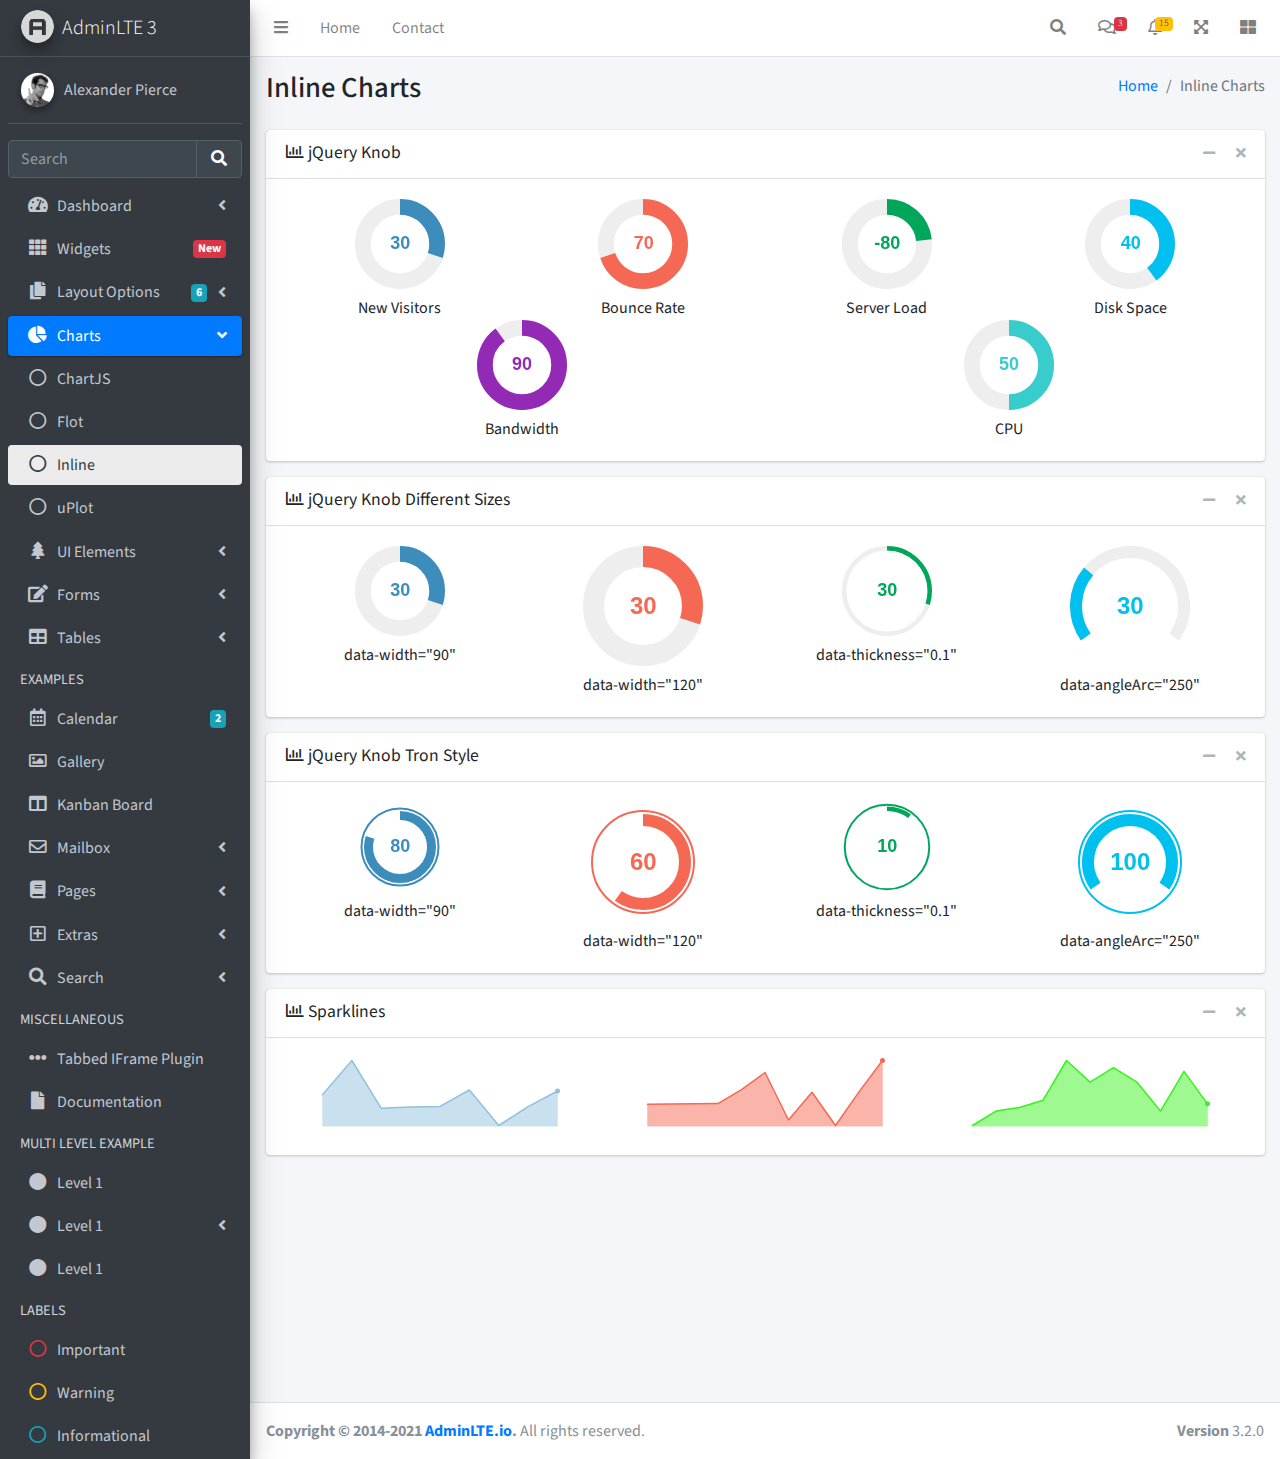
<file: pages/charts/inline.html>
<!DOCTYPE html>
<html lang="en">
<head>
  <meta charset="utf-8">
  <meta name="viewport" content="width=device-width, initial-scale=1">
  <title>AdminLTE 3 | Inline Charts</title>

  <!-- Google Font: Source Sans Pro -->
  <link rel="stylesheet" href="https://fonts.googleapis.com/css?family=Source+Sans+Pro:300,400,400i,700&display=fallback">
  <!-- Font Awesome -->
  <link rel="stylesheet" href="../../plugins/fontawesome-free/css/all.min.css">
  <!-- Theme style -->
  <link rel="stylesheet" href="../../dist/css/adminlte.min.css">
</head>
<body class="hold-transition sidebar-mini">
<div class="wrapper">
  <!-- Navbar -->
  <nav class="main-header navbar navbar-expand navbar-white navbar-light">
    <!-- Left navbar links -->
    <ul class="navbar-nav">
      <li class="nav-item">
        <a class="nav-link" data-widget="pushmenu" href="#" role="button"><i class="fas fa-bars"></i></a>
      </li>
      <li class="nav-item d-none d-sm-inline-block">
        <a href="../../index3.html" class="nav-link">Home</a>
      </li>
      <li class="nav-item d-none d-sm-inline-block">
        <a href="#" class="nav-link">Contact</a>
      </li>
    </ul>

    <!-- Right navbar links -->
    <ul class="navbar-nav ml-auto">
      <!-- Navbar Search -->
      <li class="nav-item">
        <a class="nav-link" data-widget="navbar-search" href="#" role="button">
          <i class="fas fa-search"></i>
        </a>
        <div class="navbar-search-block">
          <form class="form-inline">
            <div class="input-group input-group-sm">
              <input class="form-control form-control-navbar" type="search" placeholder="Search" aria-label="Search">
              <div class="input-group-append">
                <button class="btn btn-navbar" type="submit">
                  <i class="fas fa-search"></i>
                </button>
                <button class="btn btn-navbar" type="button" data-widget="navbar-search">
                  <i class="fas fa-times"></i>
                </button>
              </div>
            </div>
          </form>
        </div>
      </li>

      <!-- Messages Dropdown Menu -->
      <li class="nav-item dropdown">
        <a class="nav-link" data-toggle="dropdown" href="#">
          <i class="far fa-comments"></i>
          <span class="badge badge-danger navbar-badge">3</span>
        </a>
        <div class="dropdown-menu dropdown-menu-lg dropdown-menu-right">
          <a href="#" class="dropdown-item">
            <!-- Message Start -->
            <div class="media">
              <img src="../../dist/img/user1-128x128.jpg" alt="User Avatar" class="img-size-50 mr-3 img-circle">
              <div class="media-body">
                <h3 class="dropdown-item-title">
                  Brad Diesel
                  <span class="float-right text-sm text-danger"><i class="fas fa-star"></i></span>
                </h3>
                <p class="text-sm">Call me whenever you can...</p>
                <p class="text-sm text-muted"><i class="far fa-clock mr-1"></i> 4 Hours Ago</p>
              </div>
            </div>
            <!-- Message End -->
          </a>
          <div class="dropdown-divider"></div>
          <a href="#" class="dropdown-item">
            <!-- Message Start -->
            <div class="media">
              <img src="../../dist/img/user8-128x128.jpg" alt="User Avatar" class="img-size-50 img-circle mr-3">
              <div class="media-body">
                <h3 class="dropdown-item-title">
                  John Pierce
                  <span class="float-right text-sm text-muted"><i class="fas fa-star"></i></span>
                </h3>
                <p class="text-sm">I got your message bro</p>
                <p class="text-sm text-muted"><i class="far fa-clock mr-1"></i> 4 Hours Ago</p>
              </div>
            </div>
            <!-- Message End -->
          </a>
          <div class="dropdown-divider"></div>
          <a href="#" class="dropdown-item">
            <!-- Message Start -->
            <div class="media">
              <img src="../../dist/img/user3-128x128.jpg" alt="User Avatar" class="img-size-50 img-circle mr-3">
              <div class="media-body">
                <h3 class="dropdown-item-title">
                  Nora Silvester
                  <span class="float-right text-sm text-warning"><i class="fas fa-star"></i></span>
                </h3>
                <p class="text-sm">The subject goes here</p>
                <p class="text-sm text-muted"><i class="far fa-clock mr-1"></i> 4 Hours Ago</p>
              </div>
            </div>
            <!-- Message End -->
          </a>
          <div class="dropdown-divider"></div>
          <a href="#" class="dropdown-item dropdown-footer">See All Messages</a>
        </div>
      </li>
      <!-- Notifications Dropdown Menu -->
      <li class="nav-item dropdown">
        <a class="nav-link" data-toggle="dropdown" href="#">
          <i class="far fa-bell"></i>
          <span class="badge badge-warning navbar-badge">15</span>
        </a>
        <div class="dropdown-menu dropdown-menu-lg dropdown-menu-right">
          <span class="dropdown-item dropdown-header">15 Notifications</span>
          <div class="dropdown-divider"></div>
          <a href="#" class="dropdown-item">
            <i class="fas fa-envelope mr-2"></i> 4 new messages
            <span class="float-right text-muted text-sm">3 mins</span>
          </a>
          <div class="dropdown-divider"></div>
          <a href="#" class="dropdown-item">
            <i class="fas fa-users mr-2"></i> 8 friend requests
            <span class="float-right text-muted text-sm">12 hours</span>
          </a>
          <div class="dropdown-divider"></div>
          <a href="#" class="dropdown-item">
            <i class="fas fa-file mr-2"></i> 3 new reports
            <span class="float-right text-muted text-sm">2 days</span>
          </a>
          <div class="dropdown-divider"></div>
          <a href="#" class="dropdown-item dropdown-footer">See All Notifications</a>
        </div>
      </li>
      <li class="nav-item">
        <a class="nav-link" data-widget="fullscreen" href="#" role="button">
          <i class="fas fa-expand-arrows-alt"></i>
        </a>
      </li>
      <li class="nav-item">
        <a class="nav-link" data-widget="control-sidebar" data-slide="true" href="#" role="button">
          <i class="fas fa-th-large"></i>
        </a>
      </li>
    </ul>
  </nav>
  <!-- /.navbar -->

  <!-- Main Sidebar Container -->
  <aside class="main-sidebar sidebar-dark-primary elevation-4">
    <!-- Brand Logo -->
    <a href="../../index3.html" class="brand-link">
      <img src="../../dist/img/AdminLTELogo.png" alt="AdminLTE Logo" class="brand-image img-circle elevation-3" style="opacity: .8">
      <span class="brand-text font-weight-light">AdminLTE 3</span>
    </a>

    <!-- Sidebar -->
    <div class="sidebar">
      <!-- Sidebar user panel (optional) -->
      <div class="user-panel mt-3 pb-3 mb-3 d-flex">
        <div class="image">
          <img src="../../dist/img/user2-160x160.jpg" class="img-circle elevation-2" alt="User Image">
        </div>
        <div class="info">
          <a href="#" class="d-block">Alexander Pierce</a>
        </div>
      </div>

      <!-- SidebarSearch Form -->
      <div class="form-inline">
        <div class="input-group" data-widget="sidebar-search">
          <input class="form-control form-control-sidebar" type="search" placeholder="Search" aria-label="Search">
          <div class="input-group-append">
            <button class="btn btn-sidebar">
              <i class="fas fa-search fa-fw"></i>
            </button>
          </div>
        </div>
      </div>

      <!-- Sidebar Menu -->
      <nav class="mt-2">
        <ul class="nav nav-pills nav-sidebar flex-column" data-widget="treeview" role="menu" data-accordion="false">
          <!-- Add icons to the links using the .nav-icon class
               with font-awesome or any other icon font library -->
          <li class="nav-item">
            <a href="#" class="nav-link">
              <i class="nav-icon fas fa-tachometer-alt"></i>
              <p>
                Dashboard
                <i class="right fas fa-angle-left"></i>
              </p>
            </a>
            <ul class="nav nav-treeview">
              <li class="nav-item">
                <a href="../../index.html" class="nav-link">
                  <i class="far fa-circle nav-icon"></i>
                  <p>Dashboard v1</p>
                </a>
              </li>
              <li class="nav-item">
                <a href="../../index2.html" class="nav-link">
                  <i class="far fa-circle nav-icon"></i>
                  <p>Dashboard v2</p>
                </a>
              </li>
              <li class="nav-item">
                <a href="../../index3.html" class="nav-link">
                  <i class="far fa-circle nav-icon"></i>
                  <p>Dashboard v3</p>
                </a>
              </li>
            </ul>
          </li>
          <li class="nav-item">
            <a href="../widgets.html" class="nav-link">
              <i class="nav-icon fas fa-th"></i>
              <p>
                Widgets
                <span class="right badge badge-danger">New</span>
              </p>
            </a>
          </li>
          <li class="nav-item">
            <a href="#" class="nav-link">
              <i class="nav-icon fas fa-copy"></i>
              <p>
                Layout Options
                <i class="fas fa-angle-left right"></i>
                <span class="badge badge-info right">6</span>
              </p>
            </a>
            <ul class="nav nav-treeview">
              <li class="nav-item">
                <a href="../layout/top-nav.html" class="nav-link">
                  <i class="far fa-circle nav-icon"></i>
                  <p>Top Navigation</p>
                </a>
              </li>
              <li class="nav-item">
                <a href="../layout/top-nav-sidebar.html" class="nav-link">
                  <i class="far fa-circle nav-icon"></i>
                  <p>Top Navigation + Sidebar</p>
                </a>
              </li>
              <li class="nav-item">
                <a href="../layout/boxed.html" class="nav-link">
                  <i class="far fa-circle nav-icon"></i>
                  <p>Boxed</p>
                </a>
              </li>
              <li class="nav-item">
                <a href="../layout/fixed-sidebar.html" class="nav-link">
                  <i class="far fa-circle nav-icon"></i>
                  <p>Fixed Sidebar</p>
                </a>
              </li>
              <li class="nav-item">
                <a href="../layout/fixed-sidebar-custom.html" class="nav-link">
                  <i class="far fa-circle nav-icon"></i>
                  <p>Fixed Sidebar <small>+ Custom Area</small></p>
                </a>
              </li>
              <li class="nav-item">
                <a href="../layout/fixed-topnav.html" class="nav-link">
                  <i class="far fa-circle nav-icon"></i>
                  <p>Fixed Navbar</p>
                </a>
              </li>
              <li class="nav-item">
                <a href="../layout/fixed-footer.html" class="nav-link">
                  <i class="far fa-circle nav-icon"></i>
                  <p>Fixed Footer</p>
                </a>
              </li>
              <li class="nav-item">
                <a href="../layout/collapsed-sidebar.html" class="nav-link">
                  <i class="far fa-circle nav-icon"></i>
                  <p>Collapsed Sidebar</p>
                </a>
              </li>
            </ul>
          </li>
          <li class="nav-item menu-open">
            <a href="#" class="nav-link active">
              <i class="nav-icon fas fa-chart-pie"></i>
              <p>
                Charts
                <i class="right fas fa-angle-left"></i>
              </p>
            </a>
            <ul class="nav nav-treeview">
              <li class="nav-item">
                <a href="chartjs.html" class="nav-link">
                  <i class="far fa-circle nav-icon"></i>
                  <p>ChartJS</p>
                </a>
              </li>
              <li class="nav-item">
                <a href="flot.html" class="nav-link">
                  <i class="far fa-circle nav-icon"></i>
                  <p>Flot</p>
                </a>
              </li>
              <li class="nav-item">
                <a href="inline.html" class="nav-link active">
                  <i class="far fa-circle nav-icon"></i>
                  <p>Inline</p>
                </a>
              </li>
              <li class="nav-item">
                <a href="uplot.html" class="nav-link">
                  <i class="far fa-circle nav-icon"></i>
                  <p>uPlot</p>
                </a>
              </li>
            </ul>
          </li>
          <li class="nav-item">
            <a href="#" class="nav-link">
              <i class="nav-icon fas fa-tree"></i>
              <p>
                UI Elements
                <i class="fas fa-angle-left right"></i>
              </p>
            </a>
            <ul class="nav nav-treeview">
              <li class="nav-item">
                <a href="../UI/general.html" class="nav-link">
                  <i class="far fa-circle nav-icon"></i>
                  <p>General</p>
                </a>
              </li>
              <li class="nav-item">
                <a href="../UI/icons.html" class="nav-link">
                  <i class="far fa-circle nav-icon"></i>
                  <p>Icons</p>
                </a>
              </li>
              <li class="nav-item">
                <a href="../UI/buttons.html" class="nav-link">
                  <i class="far fa-circle nav-icon"></i>
                  <p>Buttons</p>
                </a>
              </li>
              <li class="nav-item">
                <a href="../UI/sliders.html" class="nav-link">
                  <i class="far fa-circle nav-icon"></i>
                  <p>Sliders</p>
                </a>
              </li>
              <li class="nav-item">
                <a href="../UI/modals.html" class="nav-link">
                  <i class="far fa-circle nav-icon"></i>
                  <p>Modals & Alerts</p>
                </a>
              </li>
              <li class="nav-item">
                <a href="../UI/navbar.html" class="nav-link">
                  <i class="far fa-circle nav-icon"></i>
                  <p>Navbar & Tabs</p>
                </a>
              </li>
              <li class="nav-item">
                <a href="../UI/timeline.html" class="nav-link">
                  <i class="far fa-circle nav-icon"></i>
                  <p>Timeline</p>
                </a>
              </li>
              <li class="nav-item">
                <a href="../UI/ribbons.html" class="nav-link">
                  <i class="far fa-circle nav-icon"></i>
                  <p>Ribbons</p>
                </a>
              </li>
            </ul>
          </li>
          <li class="nav-item">
            <a href="#" class="nav-link">
              <i class="nav-icon fas fa-edit"></i>
              <p>
                Forms
                <i class="fas fa-angle-left right"></i>
              </p>
            </a>
            <ul class="nav nav-treeview">
              <li class="nav-item">
                <a href="../forms/general.html" class="nav-link">
                  <i class="far fa-circle nav-icon"></i>
                  <p>General Elements</p>
                </a>
              </li>
              <li class="nav-item">
                <a href="../forms/advanced.html" class="nav-link">
                  <i class="far fa-circle nav-icon"></i>
                  <p>Advanced Elements</p>
                </a>
              </li>
              <li class="nav-item">
                <a href="../forms/editors.html" class="nav-link">
                  <i class="far fa-circle nav-icon"></i>
                  <p>Editors</p>
                </a>
              </li>
              <li class="nav-item">
                <a href="../forms/validation.html" class="nav-link">
                  <i class="far fa-circle nav-icon"></i>
                  <p>Validation</p>
                </a>
              </li>
            </ul>
          </li>
          <li class="nav-item">
            <a href="#" class="nav-link">
              <i class="nav-icon fas fa-table"></i>
              <p>
                Tables
                <i class="fas fa-angle-left right"></i>
              </p>
            </a>
            <ul class="nav nav-treeview">
              <li class="nav-item">
                <a href="../tables/simple.html" class="nav-link">
                  <i class="far fa-circle nav-icon"></i>
                  <p>Simple Tables</p>
                </a>
              </li>
              <li class="nav-item">
                <a href="../tables/data.html" class="nav-link">
                  <i class="far fa-circle nav-icon"></i>
                  <p>DataTables</p>
                </a>
              </li>
              <li class="nav-item">
                <a href="../tables/jsgrid.html" class="nav-link">
                  <i class="far fa-circle nav-icon"></i>
                  <p>jsGrid</p>
                </a>
              </li>
            </ul>
          </li>
          <li class="nav-header">EXAMPLES</li>
          <li class="nav-item">
            <a href="../calendar.html" class="nav-link">
              <i class="nav-icon far fa-calendar-alt"></i>
              <p>
                Calendar
                <span class="badge badge-info right">2</span>
              </p>
            </a>
          </li>
          <li class="nav-item">
            <a href="../gallery.html" class="nav-link">
              <i class="nav-icon far fa-image"></i>
              <p>
                Gallery
              </p>
            </a>
          </li>
          <li class="nav-item">
            <a href="../kanban.html" class="nav-link">
              <i class="nav-icon fas fa-columns"></i>
              <p>
                Kanban Board
              </p>
            </a>
          </li>
          <li class="nav-item">
            <a href="#" class="nav-link">
              <i class="nav-icon far fa-envelope"></i>
              <p>
                Mailbox
                <i class="fas fa-angle-left right"></i>
              </p>
            </a>
            <ul class="nav nav-treeview">
              <li class="nav-item">
                <a href="../mailbox/mailbox.html" class="nav-link">
                  <i class="far fa-circle nav-icon"></i>
                  <p>Inbox</p>
                </a>
              </li>
              <li class="nav-item">
                <a href="../mailbox/compose.html" class="nav-link">
                  <i class="far fa-circle nav-icon"></i>
                  <p>Compose</p>
                </a>
              </li>
              <li class="nav-item">
                <a href="../mailbox/read-mail.html" class="nav-link">
                  <i class="far fa-circle nav-icon"></i>
                  <p>Read</p>
                </a>
              </li>
            </ul>
          </li>
          <li class="nav-item">
            <a href="#" class="nav-link">
              <i class="nav-icon fas fa-book"></i>
              <p>
                Pages
                <i class="fas fa-angle-left right"></i>
              </p>
            </a>
            <ul class="nav nav-treeview">
              <li class="nav-item">
                <a href="../examples/invoice.html" class="nav-link">
                  <i class="far fa-circle nav-icon"></i>
                  <p>Invoice</p>
                </a>
              </li>
              <li class="nav-item">
                <a href="../examples/profile.html" class="nav-link">
                  <i class="far fa-circle nav-icon"></i>
                  <p>Profile</p>
                </a>
              </li>
              <li class="nav-item">
                <a href="../examples/e-commerce.html" class="nav-link">
                  <i class="far fa-circle nav-icon"></i>
                  <p>E-commerce</p>
                </a>
              </li>
              <li class="nav-item">
                <a href="../examples/projects.html" class="nav-link">
                  <i class="far fa-circle nav-icon"></i>
                  <p>Projects</p>
                </a>
              </li>
              <li class="nav-item">
                <a href="../examples/project-add.html" class="nav-link">
                  <i class="far fa-circle nav-icon"></i>
                  <p>Project Add</p>
                </a>
              </li>
              <li class="nav-item">
                <a href="../examples/project-edit.html" class="nav-link">
                  <i class="far fa-circle nav-icon"></i>
                  <p>Project Edit</p>
                </a>
              </li>
              <li class="nav-item">
                <a href="../examples/project-detail.html" class="nav-link">
                  <i class="far fa-circle nav-icon"></i>
                  <p>Project Detail</p>
                </a>
              </li>
              <li class="nav-item">
                <a href="../examples/contacts.html" class="nav-link">
                  <i class="far fa-circle nav-icon"></i>
                  <p>Contacts</p>
                </a>
              </li>
              <li class="nav-item">
                <a href="../examples/faq.html" class="nav-link">
                  <i class="far fa-circle nav-icon"></i>
                  <p>FAQ</p>
                </a>
              </li>
              <li class="nav-item">
                <a href="../examples/contact-us.html" class="nav-link">
                  <i class="far fa-circle nav-icon"></i>
                  <p>Contact us</p>
                </a>
              </li>
            </ul>
          </li>
          <li class="nav-item">
            <a href="#" class="nav-link">
              <i class="nav-icon far fa-plus-square"></i>
              <p>
                Extras
                <i class="fas fa-angle-left right"></i>
              </p>
            </a>
            <ul class="nav nav-treeview">
              <li class="nav-item">
                <a href="#" class="nav-link">
                  <i class="far fa-circle nav-icon"></i>
                  <p>
                    Login & Register v1
                    <i class="fas fa-angle-left right"></i>
                  </p>
                </a>
                <ul class="nav nav-treeview">
                  <li class="nav-item">
                    <a href="../examples/login.html" class="nav-link">
                      <i class="far fa-circle nav-icon"></i>
                      <p>Login v1</p>
                    </a>
                  </li>
                  <li class="nav-item">
                    <a href="../examples/register.html" class="nav-link">
                      <i class="far fa-circle nav-icon"></i>
                      <p>Register v1</p>
                    </a>
                  </li>
                  <li class="nav-item">
                    <a href="../examples/forgot-password.html" class="nav-link">
                      <i class="far fa-circle nav-icon"></i>
                      <p>Forgot Password v1</p>
                    </a>
                  </li>
                  <li class="nav-item">
                    <a href="../examples/recover-password.html" class="nav-link">
                      <i class="far fa-circle nav-icon"></i>
                      <p>Recover Password v1</p>
                    </a>
                  </li>
                </ul>
              </li>
              <li class="nav-item">
                <a href="#" class="nav-link">
                  <i class="far fa-circle nav-icon"></i>
                  <p>
                    Login & Register v2
                    <i class="fas fa-angle-left right"></i>
                  </p>
                </a>
                <ul class="nav nav-treeview">
                  <li class="nav-item">
                    <a href="../examples/login-v2.html" class="nav-link">
                      <i class="far fa-circle nav-icon"></i>
                      <p>Login v2</p>
                    </a>
                  </li>
                  <li class="nav-item">
                    <a href="../examples/register-v2.html" class="nav-link">
                      <i class="far fa-circle nav-icon"></i>
                      <p>Register v2</p>
                    </a>
                  </li>
                  <li class="nav-item">
                    <a href="../examples/forgot-password-v2.html" class="nav-link">
                      <i class="far fa-circle nav-icon"></i>
                      <p>Forgot Password v2</p>
                    </a>
                  </li>
                  <li class="nav-item">
                    <a href="../examples/recover-password-v2.html" class="nav-link">
                      <i class="far fa-circle nav-icon"></i>
                      <p>Recover Password v2</p>
                    </a>
                  </li>
                </ul>
              </li>
              <li class="nav-item">
                <a href="../examples/lockscreen.html" class="nav-link">
                  <i class="far fa-circle nav-icon"></i>
                  <p>Lockscreen</p>
                </a>
              </li>
              <li class="nav-item">
                <a href="../examples/legacy-user-menu.html" class="nav-link">
                  <i class="far fa-circle nav-icon"></i>
                  <p>Legacy User Menu</p>
                </a>
              </li>
              <li class="nav-item">
                <a href="../examples/language-menu.html" class="nav-link">
                  <i class="far fa-circle nav-icon"></i>
                  <p>Language Menu</p>
                </a>
              </li>
              <li class="nav-item">
                <a href="../examples/404.html" class="nav-link">
                  <i class="far fa-circle nav-icon"></i>
                  <p>Error 404</p>
                </a>
              </li>
              <li class="nav-item">
                <a href="../examples/500.html" class="nav-link">
                  <i class="far fa-circle nav-icon"></i>
                  <p>Error 500</p>
                </a>
              </li>
              <li class="nav-item">
                <a href="../examples/pace.html" class="nav-link">
                  <i class="far fa-circle nav-icon"></i>
                  <p>Pace</p>
                </a>
              </li>
              <li class="nav-item">
                <a href="../examples/blank.html" class="nav-link">
                  <i class="far fa-circle nav-icon"></i>
                  <p>Blank Page</p>
                </a>
              </li>
              <li class="nav-item">
                <a href="../../starter.html" class="nav-link">
                  <i class="far fa-circle nav-icon"></i>
                  <p>Starter Page</p>
                </a>
              </li>
            </ul>
          </li>
          <li class="nav-item">
            <a href="#" class="nav-link">
              <i class="nav-icon fas fa-search"></i>
              <p>
                Search
                <i class="fas fa-angle-left right"></i>
              </p>
            </a>
            <ul class="nav nav-treeview">
              <li class="nav-item">
                <a href="../search/simple.html" class="nav-link">
                  <i class="far fa-circle nav-icon"></i>
                  <p>Simple Search</p>
                </a>
              </li>
              <li class="nav-item">
                <a href="../search/enhanced.html" class="nav-link">
                  <i class="far fa-circle nav-icon"></i>
                  <p>Enhanced</p>
                </a>
              </li>
            </ul>
          </li>
          <li class="nav-header">MISCELLANEOUS</li>
          <li class="nav-item">
            <a href="../../iframe.html" class="nav-link">
              <i class="nav-icon fas fa-ellipsis-h"></i>
              <p>Tabbed IFrame Plugin</p>
            </a>
          </li>
          <li class="nav-item">
            <a href="https://adminlte.io/docs/3.1/" class="nav-link">
              <i class="nav-icon fas fa-file"></i>
              <p>Documentation</p>
            </a>
          </li>
          <li class="nav-header">MULTI LEVEL EXAMPLE</li>
          <li class="nav-item">
            <a href="#" class="nav-link">
              <i class="fas fa-circle nav-icon"></i>
              <p>Level 1</p>
            </a>
          </li>
          <li class="nav-item">
            <a href="#" class="nav-link">
              <i class="nav-icon fas fa-circle"></i>
              <p>
                Level 1
                <i class="right fas fa-angle-left"></i>
              </p>
            </a>
            <ul class="nav nav-treeview">
              <li class="nav-item">
                <a href="#" class="nav-link">
                  <i class="far fa-circle nav-icon"></i>
                  <p>Level 2</p>
                </a>
              </li>
              <li class="nav-item">
                <a href="#" class="nav-link">
                  <i class="far fa-circle nav-icon"></i>
                  <p>
                    Level 2
                    <i class="right fas fa-angle-left"></i>
                  </p>
                </a>
                <ul class="nav nav-treeview">
                  <li class="nav-item">
                    <a href="#" class="nav-link">
                      <i class="far fa-dot-circle nav-icon"></i>
                      <p>Level 3</p>
                    </a>
                  </li>
                  <li class="nav-item">
                    <a href="#" class="nav-link">
                      <i class="far fa-dot-circle nav-icon"></i>
                      <p>Level 3</p>
                    </a>
                  </li>
                  <li class="nav-item">
                    <a href="#" class="nav-link">
                      <i class="far fa-dot-circle nav-icon"></i>
                      <p>Level 3</p>
                    </a>
                  </li>
                </ul>
              </li>
              <li class="nav-item">
                <a href="#" class="nav-link">
                  <i class="far fa-circle nav-icon"></i>
                  <p>Level 2</p>
                </a>
              </li>
            </ul>
          </li>
          <li class="nav-item">
            <a href="#" class="nav-link">
              <i class="fas fa-circle nav-icon"></i>
              <p>Level 1</p>
            </a>
          </li>
          <li class="nav-header">LABELS</li>
          <li class="nav-item">
            <a href="#" class="nav-link">
              <i class="nav-icon far fa-circle text-danger"></i>
              <p class="text">Important</p>
            </a>
          </li>
          <li class="nav-item">
            <a href="#" class="nav-link">
              <i class="nav-icon far fa-circle text-warning"></i>
              <p>Warning</p>
            </a>
          </li>
          <li class="nav-item">
            <a href="#" class="nav-link">
              <i class="nav-icon far fa-circle text-info"></i>
              <p>Informational</p>
            </a>
          </li>
        </ul>
      </nav>
      <!-- /.sidebar-menu -->
    </div>
    <!-- /.sidebar -->
  </aside>

  <!-- Content Wrapper. Contains page content -->
  <div class="content-wrapper">
    <!-- Content Header (Page header) -->
    <section class="content-header">
      <div class="container-fluid">
        <div class="row mb-2">
          <div class="col-sm-6">
            <h1>Inline Charts</h1>
          </div>
          <div class="col-sm-6">
            <ol class="breadcrumb float-sm-right">
              <li class="breadcrumb-item"><a href="#">Home</a></li>
              <li class="breadcrumb-item active">Inline Charts</li>
            </ol>
          </div>
        </div>
      </div><!-- /.container-fluid -->
    </section>

    <!-- Main content -->
    <section class="content">
      <div class="container-fluid">
        <!-- row -->
        <div class="row">
          <div class="col-12">
            <!-- jQuery Knob -->
            <div class="card">
              <div class="card-header">
                <h3 class="card-title">
                  <i class="far fa-chart-bar"></i>
                  jQuery Knob
                </h3>

                <div class="card-tools">
                  <button type="button" class="btn btn-tool" data-card-widget="collapse">
                    <i class="fas fa-minus"></i>
                  </button>
                  <button type="button" class="btn btn-tool" data-card-widget="remove">
                    <i class="fas fa-times"></i>
                  </button>
                </div>
              </div>
              <!-- /.card-header -->
              <div class="card-body">
                <div class="row">
                  <div class="col-6 col-md-3 text-center">
                    <input type="text" class="knob" value="30" data-width="90" data-height="90" data-fgColor="#3c8dbc">

                    <div class="knob-label">New Visitors</div>
                  </div>
                  <!-- ./col -->
                  <div class="col-6 col-md-3 text-center">
                    <input type="text" class="knob" value="70" data-width="90" data-height="90" data-fgColor="#f56954">

                    <div class="knob-label">Bounce Rate</div>
                  </div>
                  <!-- ./col -->
                  <div class="col-6 col-md-3 text-center">
                    <input type="text" class="knob" value="-80" data-min="-150" data-max="150" data-width="90"
                           data-height="90" data-fgColor="#00a65a">

                    <div class="knob-label">Server Load</div>
                  </div>
                  <!-- ./col -->
                  <div class="col-6 col-md-3 text-center">
                    <input type="text" class="knob" value="40" data-width="90" data-height="90" data-fgColor="#00c0ef">

                    <div class="knob-label">Disk Space</div>
                  </div>
                  <!-- ./col -->
                </div>
                <!-- /.row -->

                <div class="row">
                  <div class="col-6 text-center">
                    <input type="text" class="knob" value="90" data-width="90" data-height="90" data-fgColor="#932ab6">

                    <div class="knob-label">Bandwidth</div>
                  </div>
                  <!-- ./col -->
                  <div class="col-6 text-center">
                    <input type="text" class="knob" value="50" data-width="90" data-height="90" data-fgColor="#39CCCC">

                    <div class="knob-label">CPU</div>
                  </div>
                  <!-- ./col -->
                </div>
                <!-- /.row -->
              </div>
              <!-- /.card-body -->
            </div>
            <!-- /.card -->
          </div>
          <!-- /.col -->
        </div>
        <!-- /.row -->

        <div class="row">
          <div class="col-12">
            <div class="card">
              <div class="card-header">
                <h3 class="card-title">
                  <i class="far fa-chart-bar"></i>
                  jQuery Knob Different Sizes
                </h3>

                <div class="card-tools">
                  <button type="button" class="btn btn-tool" data-card-widget="collapse">
                    <i class="fas fa-minus"></i>
                  </button>
                  <button type="button" class="btn btn-tool" data-card-widget="remove">
                    <i class="fas fa-times"></i>
                  </button>
                </div>
              </div>
              <!-- /.card-header -->
              <div class="card-body">
                <div class="row">
                  <div class="col-6 col-md-3 text-center">
                    <input type="text" class="knob" value="30" data-width="90" data-height="90" data-fgColor="#3c8dbc"
                           data-readonly="true">

                    <div class="knob-label">data-width="90"</div>
                  </div>
                  <!-- ./col -->
                  <div class="col-6 col-md-3 text-center">
                    <input type="text" class="knob" value="30" data-width="120" data-height="120"
                           data-fgColor="#f56954">

                    <div class="knob-label">data-width="120"</div>
                  </div>
                  <!-- ./col -->
                  <div class="col-6 col-md-3 text-center">
                    <input type="text" class="knob" value="30" data-thickness="0.1" data-width="90" data-height="90"
                           data-fgColor="#00a65a">

                    <div class="knob-label">data-thickness="0.1"</div>
                  </div>
                  <!-- ./col -->
                  <div class="col-6 col-md-3 text-center">
                    <input type="text" class="knob" data-thickness="0.2" data-angleArc="250" data-angleOffset="-125"
                           value="30" data-width="120" data-height="120" data-fgColor="#00c0ef">

                    <div class="knob-label">data-angleArc="250"</div>
                  </div>
                  <!-- ./col -->
                </div>
                <!-- /.row -->
              </div>
              <!-- /.card-body -->
            </div>
            <!-- /.card -->
          </div>
          <!-- /.col -->
        </div>
        <!-- /.row -->

        <div class="row">
          <div class="col-12">
            <div class="card">
              <div class="card-header">
                <h3 class="card-title">
                  <i class="far fa-chart-bar"></i>
                  jQuery Knob Tron Style
                </h3>

                <div class="card-tools">
                  <button type="button" class="btn btn-tool" data-card-widget="collapse">
                    <i class="fas fa-minus"></i>
                  </button>
                  <button type="button" class="btn btn-tool" data-card-widget="remove">
                    <i class="fas fa-times"></i>
                  </button>
                </div>
              </div>
              <!-- /.card-header -->
              <div class="card-body">
                <div class="row">
                  <div class="col-6 col-md-3 text-center">
                    <input type="text" class="knob" value="80" data-skin="tron" data-thickness="0.2" data-width="90"
                           data-height="90" data-fgColor="#3c8dbc" data-readonly="true">

                    <div class="knob-label">data-width="90"</div>
                  </div>
                  <!-- ./col -->
                  <div class="col-6 col-md-3 text-center">
                    <input type="text" class="knob" value="60" data-skin="tron" data-thickness="0.2" data-width="120"
                           data-height="120" data-fgColor="#f56954">

                    <div class="knob-label">data-width="120"</div>
                  </div>
                  <!-- ./col -->
                  <div class="col-6 col-md-3 text-center">
                    <input type="text" class="knob" value="10" data-skin="tron" data-thickness="0.1" data-width="90"
                           data-height="90" data-fgColor="#00a65a">

                    <div class="knob-label">data-thickness="0.1"</div>
                  </div>
                  <!-- ./col -->
                  <div class="col-6 col-md-3 text-center">
                    <input type="text" class="knob" value="100" data-skin="tron" data-thickness="0.2"
                           data-angleArc="250" data-angleOffset="-125" data-width="120" data-height="120"
                           data-fgColor="#00c0ef">

                    <div class="knob-label">data-angleArc="250"</div>
                  </div>
                  <!-- ./col -->
                </div>
                <!-- /.row -->
              </div>
              <!-- /.card-body -->
            </div>
            <!-- /.card -->
          </div>
          <!-- /.col -->
        </div>
        <!-- /.row -->

        <div class="row">
          <div class="col-12">
            <div class="card">
              <div class="card-header">
                <h3 class="card-title">
                  <i class="far fa-chart-bar"></i>
                  Sparklines
                </h3>

                <div class="card-tools">
                  <button type="button" class="btn btn-tool" data-card-widget="collapse">
                    <i class="fas fa-minus"></i>
                  </button>
                  <button type="button" class="btn btn-tool" data-card-widget="remove">
                    <i class="fas fa-times"></i>
                  </button>
                </div>
              </div>
              <!-- /.card-header -->
              <div class="card-body">
                <div class="row">
                  <div class="col-4 text-center">
                    <div id="sparkline-1"></div>
                  </div>
                  <!-- ./col -->
                  <div class="col-4 text-center">
                    <div id="sparkline-2"></div>
                  </div>
                  <!-- ./col -->
                  <div class="col-4 text-center">
                    <div id="sparkline-3"></div>
                  </div>
                  <!-- ./col -->
                </div>
                <!-- /.row -->
              </div>
              <!-- /.card-body -->
            </div>
            <!-- /.card -->
          </div>
          <!-- /.col -->
        </div>
        <!-- /.row -->

      </div><!-- /.container-fluid -->
    </section>
    <!-- /.content -->
  </div>
  <!-- /.content-wrapper -->
  <footer class="main-footer">
    <div class="float-right d-none d-sm-block">
      <b>Version</b> 3.2.0
    </div>
    <strong>Copyright &copy; 2014-2021 <a href="https://adminlte.io">AdminLTE.io</a>.</strong> All rights reserved.
  </footer>

  <!-- Control Sidebar -->
  <aside class="control-sidebar control-sidebar-dark">
    <!-- Control sidebar content goes here -->
  </aside>
  <!-- /.control-sidebar -->
</div>
<!-- ./wrapper -->

<!-- jQuery -->
<script src="../../plugins/jquery/jquery.min.js"></script>
<!-- Bootstrap 4 -->
<script src="../../plugins/bootstrap/js/bootstrap.bundle.min.js"></script>
<!-- AdminLTE App -->
<script src="../../dist/js/adminlte.min.js"></script>
<!-- jQuery Knob -->
<script src="../../plugins/jquery-knob/jquery.knob.min.js"></script>
<!-- Sparkline -->
<script src="../../plugins/sparklines/sparkline.js"></script>
<!-- AdminLTE for demo purposes -->
<script src="../../dist/js/demo.js"></script>
<!-- Page specific script -->
<script>
  $(function () {
    /* jQueryKnob */

    $('.knob').knob({
      /*change : function (value) {
       //console.log("change : " + value);
       },
       release : function (value) {
       console.log("release : " + value);
       },
       cancel : function () {
       console.log("cancel : " + this.value);
       },*/
      draw: function () {

        // "tron" case
        if (this.$.data('skin') == 'tron') {

          var a   = this.angle(this.cv)  // Angle
            ,
              sa  = this.startAngle          // Previous start angle
            ,
              sat = this.startAngle         // Start angle
            ,
              ea                            // Previous end angle
            ,
              eat = sat + a                 // End angle
            ,
              r   = true

          this.g.lineWidth = this.lineWidth

          this.o.cursor
          && (sat = eat - 0.3)
          && (eat = eat + 0.3)

          if (this.o.displayPrevious) {
            ea = this.startAngle + this.angle(this.value)
            this.o.cursor
            && (sa = ea - 0.3)
            && (ea = ea + 0.3)
            this.g.beginPath()
            this.g.strokeStyle = this.previousColor
            this.g.arc(this.xy, this.xy, this.radius - this.lineWidth, sa, ea, false)
            this.g.stroke()
          }

          this.g.beginPath()
          this.g.strokeStyle = r ? this.o.fgColor : this.fgColor
          this.g.arc(this.xy, this.xy, this.radius - this.lineWidth, sat, eat, false)
          this.g.stroke()

          this.g.lineWidth = 2
          this.g.beginPath()
          this.g.strokeStyle = this.o.fgColor
          this.g.arc(this.xy, this.xy, this.radius - this.lineWidth + 1 + this.lineWidth * 2 / 3, 0, 2 * Math.PI, false)
          this.g.stroke()

          return false
        }
      }
    })
    /* END JQUERY KNOB */

    //INITIALIZE SPARKLINE CHARTS
    var sparkline1 = new Sparkline($('#sparkline-1')[0], { width: 240, height: 70, lineColor: '#92c1dc', endColor: '#92c1dc' })
    var sparkline2 = new Sparkline($('#sparkline-2')[0], { width: 240, height: 70, lineColor: '#f56954', endColor: '#f56954' })
    var sparkline3 = new Sparkline($('#sparkline-3')[0], { width: 240, height: 70, lineColor: '#3af221', endColor: '#3af221' })

    sparkline1.draw([1000, 1200, 920, 927, 931, 1027, 819, 930, 1021])
    sparkline2.draw([515, 519, 520, 522, 652, 810, 370, 627, 319, 630, 921])
    sparkline3.draw([15, 19, 20, 22, 33, 27, 31, 27, 19, 30, 21])

  })

</script>
</body>
</html>
</file>
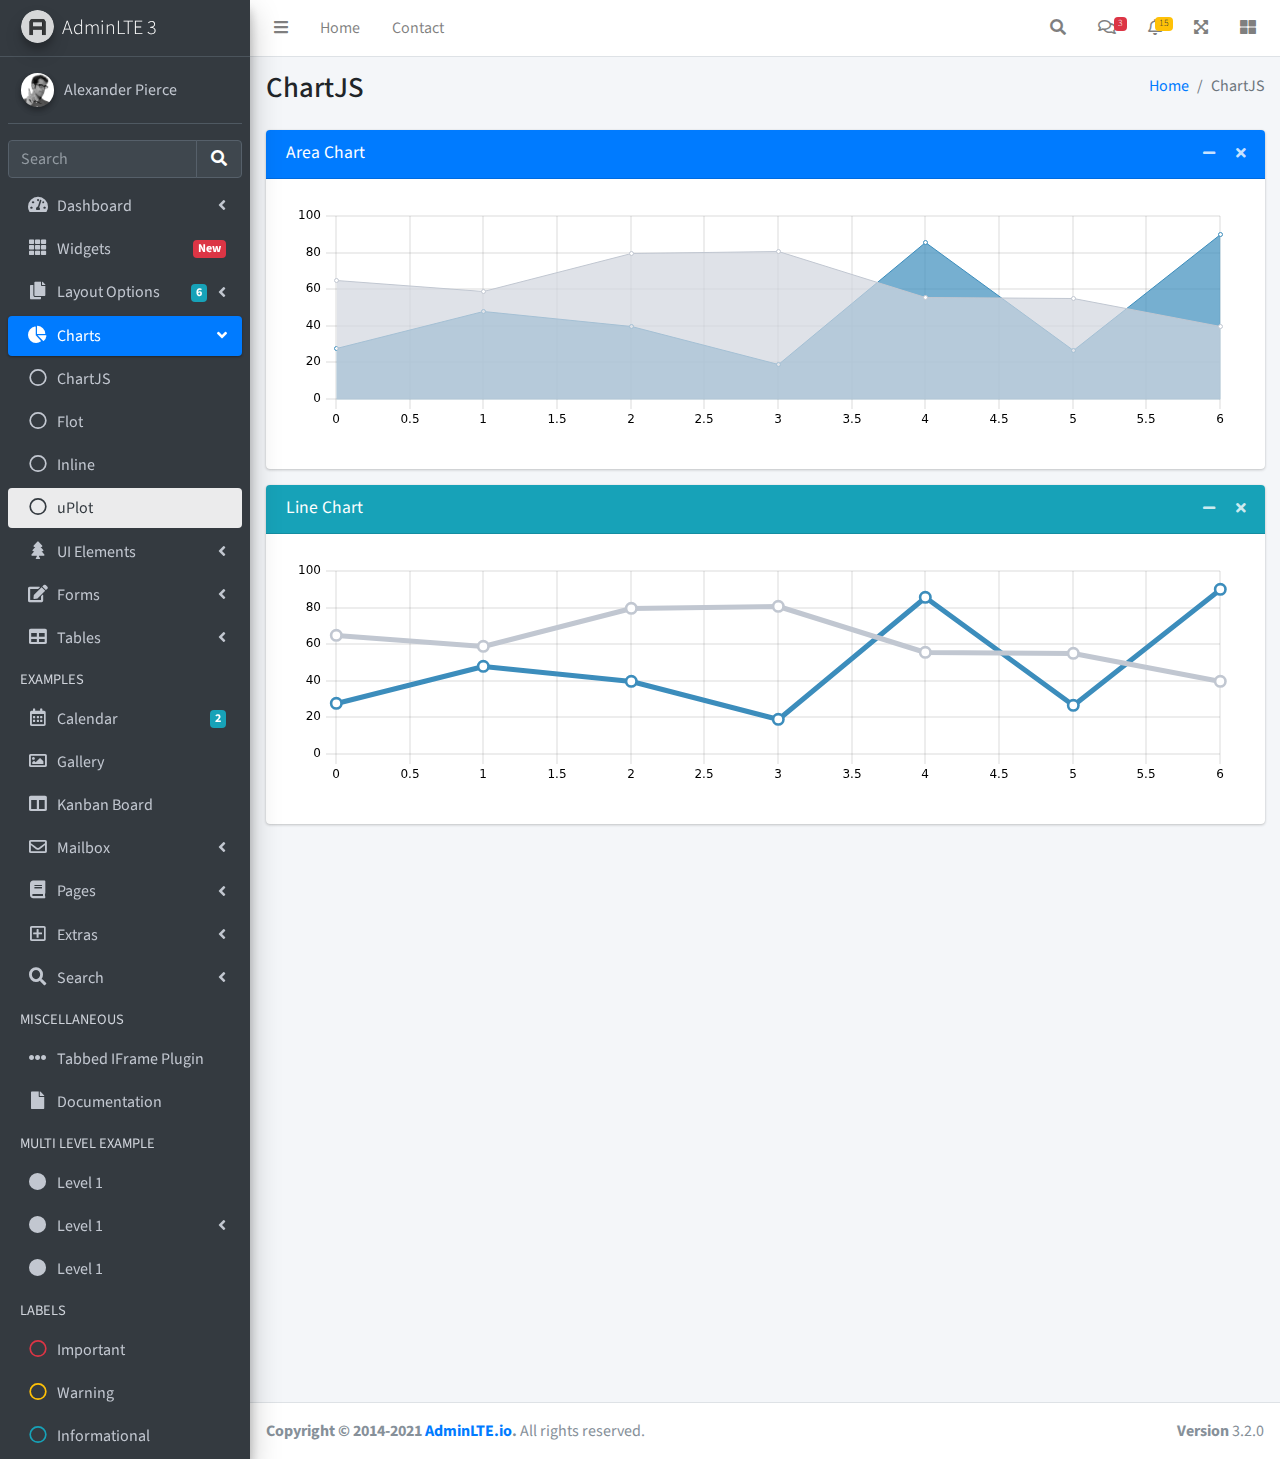
<file: pages/charts/uplot.html>
<!DOCTYPE html>
<html lang="en">
<head>
  <meta charset="utf-8">
  <meta name="viewport" content="width=device-width, initial-scale=1">
  <title>AdminLTE 3 | uPlot</title>

  <!-- Google Font: Source Sans Pro -->
  <link rel="stylesheet" href="https://fonts.googleapis.com/css?family=Source+Sans+Pro:300,400,400i,700&display=fallback">
  <!-- Font Awesome -->
  <link rel="stylesheet" href="../../plugins/fontawesome-free/css/all.min.css">
  <!-- uPlot -->
  <link rel="stylesheet" href="../../plugins/uplot/uPlot.min.css">
  <!-- Theme style -->
  <link rel="stylesheet" href="../../dist/css/adminlte.min.css">
</head>
<body class="hold-transition sidebar-mini">
<div class="wrapper">
  <!-- Navbar -->
  <nav class="main-header navbar navbar-expand navbar-white navbar-light">
    <!-- Left navbar links -->
    <ul class="navbar-nav">
      <li class="nav-item">
        <a class="nav-link" data-widget="pushmenu" href="#" role="button"><i class="fas fa-bars"></i></a>
      </li>
      <li class="nav-item d-none d-sm-inline-block">
        <a href="../../index3.html" class="nav-link">Home</a>
      </li>
      <li class="nav-item d-none d-sm-inline-block">
        <a href="#" class="nav-link">Contact</a>
      </li>
    </ul>

    <!-- Right navbar links -->
    <ul class="navbar-nav ml-auto">
      <!-- Navbar Search -->
      <li class="nav-item">
        <a class="nav-link" data-widget="navbar-search" href="#" role="button">
          <i class="fas fa-search"></i>
        </a>
        <div class="navbar-search-block">
          <form class="form-inline">
            <div class="input-group input-group-sm">
              <input class="form-control form-control-navbar" type="search" placeholder="Search" aria-label="Search">
              <div class="input-group-append">
                <button class="btn btn-navbar" type="submit">
                  <i class="fas fa-search"></i>
                </button>
                <button class="btn btn-navbar" type="button" data-widget="navbar-search">
                  <i class="fas fa-times"></i>
                </button>
              </div>
            </div>
          </form>
        </div>
      </li>

      <!-- Messages Dropdown Menu -->
      <li class="nav-item dropdown">
        <a class="nav-link" data-toggle="dropdown" href="#">
          <i class="far fa-comments"></i>
          <span class="badge badge-danger navbar-badge">3</span>
        </a>
        <div class="dropdown-menu dropdown-menu-lg dropdown-menu-right">
          <a href="#" class="dropdown-item">
            <!-- Message Start -->
            <div class="media">
              <img src="../../dist/img/user1-128x128.jpg" alt="User Avatar" class="img-size-50 mr-3 img-circle">
              <div class="media-body">
                <h3 class="dropdown-item-title">
                  Brad Diesel
                  <span class="float-right text-sm text-danger"><i class="fas fa-star"></i></span>
                </h3>
                <p class="text-sm">Call me whenever you can...</p>
                <p class="text-sm text-muted"><i class="far fa-clock mr-1"></i> 4 Hours Ago</p>
              </div>
            </div>
            <!-- Message End -->
          </a>
          <div class="dropdown-divider"></div>
          <a href="#" class="dropdown-item">
            <!-- Message Start -->
            <div class="media">
              <img src="../../dist/img/user8-128x128.jpg" alt="User Avatar" class="img-size-50 img-circle mr-3">
              <div class="media-body">
                <h3 class="dropdown-item-title">
                  John Pierce
                  <span class="float-right text-sm text-muted"><i class="fas fa-star"></i></span>
                </h3>
                <p class="text-sm">I got your message bro</p>
                <p class="text-sm text-muted"><i class="far fa-clock mr-1"></i> 4 Hours Ago</p>
              </div>
            </div>
            <!-- Message End -->
          </a>
          <div class="dropdown-divider"></div>
          <a href="#" class="dropdown-item">
            <!-- Message Start -->
            <div class="media">
              <img src="../../dist/img/user3-128x128.jpg" alt="User Avatar" class="img-size-50 img-circle mr-3">
              <div class="media-body">
                <h3 class="dropdown-item-title">
                  Nora Silvester
                  <span class="float-right text-sm text-warning"><i class="fas fa-star"></i></span>
                </h3>
                <p class="text-sm">The subject goes here</p>
                <p class="text-sm text-muted"><i class="far fa-clock mr-1"></i> 4 Hours Ago</p>
              </div>
            </div>
            <!-- Message End -->
          </a>
          <div class="dropdown-divider"></div>
          <a href="#" class="dropdown-item dropdown-footer">See All Messages</a>
        </div>
      </li>
      <!-- Notifications Dropdown Menu -->
      <li class="nav-item dropdown">
        <a class="nav-link" data-toggle="dropdown" href="#">
          <i class="far fa-bell"></i>
          <span class="badge badge-warning navbar-badge">15</span>
        </a>
        <div class="dropdown-menu dropdown-menu-lg dropdown-menu-right">
          <span class="dropdown-item dropdown-header">15 Notifications</span>
          <div class="dropdown-divider"></div>
          <a href="#" class="dropdown-item">
            <i class="fas fa-envelope mr-2"></i> 4 new messages
            <span class="float-right text-muted text-sm">3 mins</span>
          </a>
          <div class="dropdown-divider"></div>
          <a href="#" class="dropdown-item">
            <i class="fas fa-users mr-2"></i> 8 friend requests
            <span class="float-right text-muted text-sm">12 hours</span>
          </a>
          <div class="dropdown-divider"></div>
          <a href="#" class="dropdown-item">
            <i class="fas fa-file mr-2"></i> 3 new reports
            <span class="float-right text-muted text-sm">2 days</span>
          </a>
          <div class="dropdown-divider"></div>
          <a href="#" class="dropdown-item dropdown-footer">See All Notifications</a>
        </div>
      </li>
      <li class="nav-item">
        <a class="nav-link" data-widget="fullscreen" href="#" role="button">
          <i class="fas fa-expand-arrows-alt"></i>
        </a>
      </li>
      <li class="nav-item">
        <a class="nav-link" data-widget="control-sidebar" data-slide="true" href="#" role="button">
          <i class="fas fa-th-large"></i>
        </a>
      </li>
    </ul>
  </nav>
  <!-- /.navbar -->

  <!-- Main Sidebar Container -->
  <aside class="main-sidebar sidebar-dark-primary elevation-4">
    <!-- Brand Logo -->
    <a href="../../index3.html" class="brand-link">
      <img src="../../dist/img/AdminLTELogo.png"
           alt="AdminLTE Logo" class="brand-image img-circle elevation-3" style="opacity: .8">
      <span class="brand-text font-weight-light">AdminLTE 3</span>
    </a>

    <!-- Sidebar -->
    <div class="sidebar">
      <!-- Sidebar user panel (optional) -->
      <div class="user-panel mt-3 pb-3 mb-3 d-flex">
        <div class="image">
          <img src="../../dist/img/user2-160x160.jpg" class="img-circle elevation-2" alt="User Image">
        </div>
        <div class="info">
          <a href="#" class="d-block">Alexander Pierce</a>
        </div>
      </div>

      <!-- SidebarSearch Form -->
      <div class="form-inline">
        <div class="input-group" data-widget="sidebar-search">
          <input class="form-control form-control-sidebar" type="search" placeholder="Search" aria-label="Search">
          <div class="input-group-append">
            <button class="btn btn-sidebar">
              <i class="fas fa-search fa-fw"></i>
            </button>
          </div>
        </div>
      </div>

      <!-- Sidebar Menu -->
      <nav class="mt-2">
        <ul class="nav nav-pills nav-sidebar flex-column" data-widget="treeview" role="menu" data-accordion="false">
          <!-- Add icons to the links using the .nav-icon class
               with font-awesome or any other icon font library -->
          <li class="nav-item">
            <a href="#" class="nav-link">
              <i class="nav-icon fas fa-tachometer-alt"></i>
              <p>
                Dashboard
                <i class="right fas fa-angle-left"></i>
              </p>
            </a>
            <ul class="nav nav-treeview">
              <li class="nav-item">
                <a href="../../index.html" class="nav-link">
                  <i class="far fa-circle nav-icon"></i>
                  <p>Dashboard v1</p>
                </a>
              </li>
              <li class="nav-item">
                <a href="../../index2.html" class="nav-link">
                  <i class="far fa-circle nav-icon"></i>
                  <p>Dashboard v2</p>
                </a>
              </li>
              <li class="nav-item">
                <a href="../../index3.html" class="nav-link">
                  <i class="far fa-circle nav-icon"></i>
                  <p>Dashboard v3</p>
                </a>
              </li>
            </ul>
          </li>
          <li class="nav-item">
            <a href="../widgets.html" class="nav-link">
              <i class="nav-icon fas fa-th"></i>
              <p>
                Widgets
                <span class="right badge badge-danger">New</span>
              </p>
            </a>
          </li>
          <li class="nav-item">
            <a href="#" class="nav-link">
              <i class="nav-icon fas fa-copy"></i>
              <p>
                Layout Options
                <i class="fas fa-angle-left right"></i>
                <span class="badge badge-info right">6</span>
              </p>
            </a>
            <ul class="nav nav-treeview">
              <li class="nav-item">
                <a href="../layout/top-nav.html" class="nav-link">
                  <i class="far fa-circle nav-icon"></i>
                  <p>Top Navigation</p>
                </a>
              </li>
              <li class="nav-item">
                <a href="../layout/top-nav-sidebar.html" class="nav-link">
                  <i class="far fa-circle nav-icon"></i>
                  <p>Top Navigation + Sidebar</p>
                </a>
              </li>
              <li class="nav-item">
                <a href="../layout/boxed.html" class="nav-link">
                  <i class="far fa-circle nav-icon"></i>
                  <p>Boxed</p>
                </a>
              </li>
              <li class="nav-item">
                <a href="../layout/fixed-sidebar.html" class="nav-link">
                  <i class="far fa-circle nav-icon"></i>
                  <p>Fixed Sidebar</p>
                </a>
              </li>
              <li class="nav-item">
                <a href="../layout/fixed-sidebar-custom.html" class="nav-link">
                  <i class="far fa-circle nav-icon"></i>
                  <p>Fixed Sidebar <small>+ Custom Area</small></p>
                </a>
              </li>
              <li class="nav-item">
                <a href="../layout/fixed-topnav.html" class="nav-link">
                  <i class="far fa-circle nav-icon"></i>
                  <p>Fixed Navbar</p>
                </a>
              </li>
              <li class="nav-item">
                <a href="../layout/fixed-footer.html" class="nav-link">
                  <i class="far fa-circle nav-icon"></i>
                  <p>Fixed Footer</p>
                </a>
              </li>
              <li class="nav-item">
                <a href="../layout/collapsed-sidebar.html" class="nav-link">
                  <i class="far fa-circle nav-icon"></i>
                  <p>Collapsed Sidebar</p>
                </a>
              </li>
            </ul>
          </li>
          <li class="nav-item menu-open">
            <a href="#" class="nav-link active">
              <i class="nav-icon fas fa-chart-pie"></i>
              <p>
                Charts
                <i class="right fas fa-angle-left"></i>
              </p>
            </a>
            <ul class="nav nav-treeview">
              <li class="nav-item">
                <a href="chartjs.html" class="nav-link">
                  <i class="far fa-circle nav-icon"></i>
                  <p>ChartJS</p>
                </a>
              </li>
              <li class="nav-item">
                <a href="flot.html" class="nav-link">
                  <i class="far fa-circle nav-icon"></i>
                  <p>Flot</p>
                </a>
              </li>
              <li class="nav-item">
                <a href="inline.html" class="nav-link">
                  <i class="far fa-circle nav-icon"></i>
                  <p>Inline</p>
                </a>
              </li>
              <li class="nav-item">
                <a href="chartjs.html" class="nav-link active">
                  <i class="far fa-circle nav-icon"></i>
                  <p>uPlot</p>
                </a>
              </li>
            </ul>
          </li>
          <li class="nav-item">
            <a href="#" class="nav-link">
              <i class="nav-icon fas fa-tree"></i>
              <p>
                UI Elements
                <i class="fas fa-angle-left right"></i>
              </p>
            </a>
            <ul class="nav nav-treeview">
              <li class="nav-item">
                <a href="../UI/general.html" class="nav-link">
                  <i class="far fa-circle nav-icon"></i>
                  <p>General</p>
                </a>
              </li>
              <li class="nav-item">
                <a href="../UI/icons.html" class="nav-link">
                  <i class="far fa-circle nav-icon"></i>
                  <p>Icons</p>
                </a>
              </li>
              <li class="nav-item">
                <a href="../UI/buttons.html" class="nav-link">
                  <i class="far fa-circle nav-icon"></i>
                  <p>Buttons</p>
                </a>
              </li>
              <li class="nav-item">
                <a href="../UI/sliders.html" class="nav-link">
                  <i class="far fa-circle nav-icon"></i>
                  <p>Sliders</p>
                </a>
              </li>
              <li class="nav-item">
                <a href="../UI/modals.html" class="nav-link">
                  <i class="far fa-circle nav-icon"></i>
                  <p>Modals & Alerts</p>
                </a>
              </li>
              <li class="nav-item">
                <a href="../UI/navbar.html" class="nav-link">
                  <i class="far fa-circle nav-icon"></i>
                  <p>Navbar & Tabs</p>
                </a>
              </li>
              <li class="nav-item">
                <a href="../UI/timeline.html" class="nav-link">
                  <i class="far fa-circle nav-icon"></i>
                  <p>Timeline</p>
                </a>
              </li>
              <li class="nav-item">
                <a href="../UI/ribbons.html" class="nav-link">
                  <i class="far fa-circle nav-icon"></i>
                  <p>Ribbons</p>
                </a>
              </li>
            </ul>
          </li>
          <li class="nav-item">
            <a href="#" class="nav-link">
              <i class="nav-icon fas fa-edit"></i>
              <p>
                Forms
                <i class="fas fa-angle-left right"></i>
              </p>
            </a>
            <ul class="nav nav-treeview">
              <li class="nav-item">
                <a href="../forms/general.html" class="nav-link">
                  <i class="far fa-circle nav-icon"></i>
                  <p>General Elements</p>
                </a>
              </li>
              <li class="nav-item">
                <a href="../forms/advanced.html" class="nav-link">
                  <i class="far fa-circle nav-icon"></i>
                  <p>Advanced Elements</p>
                </a>
              </li>
              <li class="nav-item">
                <a href="../forms/editors.html" class="nav-link">
                  <i class="far fa-circle nav-icon"></i>
                  <p>Editors</p>
                </a>
              </li>
              <li class="nav-item">
                <a href="../forms/validation.html" class="nav-link">
                  <i class="far fa-circle nav-icon"></i>
                  <p>Validation</p>
                </a>
              </li>
            </ul>
          </li>
          <li class="nav-item">
            <a href="#" class="nav-link">
              <i class="nav-icon fas fa-table"></i>
              <p>
                Tables
                <i class="fas fa-angle-left right"></i>
              </p>
            </a>
            <ul class="nav nav-treeview">
              <li class="nav-item">
                <a href="../tables/simple.html" class="nav-link">
                  <i class="far fa-circle nav-icon"></i>
                  <p>Simple Tables</p>
                </a>
              </li>
              <li class="nav-item">
                <a href="../tables/data.html" class="nav-link">
                  <i class="far fa-circle nav-icon"></i>
                  <p>DataTables</p>
                </a>
              </li>
              <li class="nav-item">
                <a href="../tables/jsgrid.html" class="nav-link">
                  <i class="far fa-circle nav-icon"></i>
                  <p>jsGrid</p>
                </a>
              </li>
            </ul>
          </li>
          <li class="nav-header">EXAMPLES</li>
          <li class="nav-item">
            <a href="../calendar.html" class="nav-link">
              <i class="nav-icon far fa-calendar-alt"></i>
              <p>
                Calendar
                <span class="badge badge-info right">2</span>
              </p>
            </a>
          </li>
          <li class="nav-item">
            <a href="../gallery.html" class="nav-link">
              <i class="nav-icon far fa-image"></i>
              <p>
                Gallery
              </p>
            </a>
          </li>
          <li class="nav-item">
            <a href="../kanban.html" class="nav-link">
              <i class="nav-icon fas fa-columns"></i>
              <p>
                Kanban Board
              </p>
            </a>
          </li>
          <li class="nav-item">
            <a href="#" class="nav-link">
              <i class="nav-icon far fa-envelope"></i>
              <p>
                Mailbox
                <i class="fas fa-angle-left right"></i>
              </p>
            </a>
            <ul class="nav nav-treeview">
              <li class="nav-item">
                <a href="../mailbox/mailbox.html" class="nav-link">
                  <i class="far fa-circle nav-icon"></i>
                  <p>Inbox</p>
                </a>
              </li>
              <li class="nav-item">
                <a href="../mailbox/compose.html" class="nav-link">
                  <i class="far fa-circle nav-icon"></i>
                  <p>Compose</p>
                </a>
              </li>
              <li class="nav-item">
                <a href="../mailbox/read-mail.html" class="nav-link">
                  <i class="far fa-circle nav-icon"></i>
                  <p>Read</p>
                </a>
              </li>
            </ul>
          </li>
          <li class="nav-item">
            <a href="#" class="nav-link">
              <i class="nav-icon fas fa-book"></i>
              <p>
                Pages
                <i class="fas fa-angle-left right"></i>
              </p>
            </a>
            <ul class="nav nav-treeview">
              <li class="nav-item">
                <a href="../examples/invoice.html" class="nav-link">
                  <i class="far fa-circle nav-icon"></i>
                  <p>Invoice</p>
                </a>
              </li>
              <li class="nav-item">
                <a href="../examples/profile.html" class="nav-link">
                  <i class="far fa-circle nav-icon"></i>
                  <p>Profile</p>
                </a>
              </li>
              <li class="nav-item">
                <a href="../examples/e-commerce.html" class="nav-link">
                  <i class="far fa-circle nav-icon"></i>
                  <p>E-commerce</p>
                </a>
              </li>
              <li class="nav-item">
                <a href="../examples/projects.html" class="nav-link">
                  <i class="far fa-circle nav-icon"></i>
                  <p>Projects</p>
                </a>
              </li>
              <li class="nav-item">
                <a href="../examples/project-add.html" class="nav-link">
                  <i class="far fa-circle nav-icon"></i>
                  <p>Project Add</p>
                </a>
              </li>
              <li class="nav-item">
                <a href="../examples/project-edit.html" class="nav-link">
                  <i class="far fa-circle nav-icon"></i>
                  <p>Project Edit</p>
                </a>
              </li>
              <li class="nav-item">
                <a href="../examples/project-detail.html" class="nav-link">
                  <i class="far fa-circle nav-icon"></i>
                  <p>Project Detail</p>
                </a>
              </li>
              <li class="nav-item">
                <a href="../examples/contacts.html" class="nav-link">
                  <i class="far fa-circle nav-icon"></i>
                  <p>Contacts</p>
                </a>
              </li>
              <li class="nav-item">
                <a href="../examples/faq.html" class="nav-link">
                  <i class="far fa-circle nav-icon"></i>
                  <p>FAQ</p>
                </a>
              </li>
              <li class="nav-item">
                <a href="../examples/contact-us.html" class="nav-link">
                  <i class="far fa-circle nav-icon"></i>
                  <p>Contact us</p>
                </a>
              </li>
            </ul>
          </li>
          <li class="nav-item">
            <a href="#" class="nav-link">
              <i class="nav-icon far fa-plus-square"></i>
              <p>
                Extras
                <i class="fas fa-angle-left right"></i>
              </p>
            </a>
            <ul class="nav nav-treeview">
              <li class="nav-item">
                <a href="#" class="nav-link">
                  <i class="far fa-circle nav-icon"></i>
                  <p>
                    Login & Register v1
                    <i class="fas fa-angle-left right"></i>
                  </p>
                </a>
                <ul class="nav nav-treeview">
                  <li class="nav-item">
                    <a href="../examples/login.html" class="nav-link">
                      <i class="far fa-circle nav-icon"></i>
                      <p>Login v1</p>
                    </a>
                  </li>
                  <li class="nav-item">
                    <a href="../examples/register.html" class="nav-link">
                      <i class="far fa-circle nav-icon"></i>
                      <p>Register v1</p>
                    </a>
                  </li>
                  <li class="nav-item">
                    <a href="../examples/forgot-password.html" class="nav-link">
                      <i class="far fa-circle nav-icon"></i>
                      <p>Forgot Password v1</p>
                    </a>
                  </li>
                  <li class="nav-item">
                    <a href="../examples/recover-password.html" class="nav-link">
                      <i class="far fa-circle nav-icon"></i>
                      <p>Recover Password v1</p>
                    </a>
                  </li>
                </ul>
              </li>
              <li class="nav-item">
                <a href="#" class="nav-link">
                  <i class="far fa-circle nav-icon"></i>
                  <p>
                    Login & Register v2
                    <i class="fas fa-angle-left right"></i>
                  </p>
                </a>
                <ul class="nav nav-treeview">
                  <li class="nav-item">
                    <a href="../examples/login-v2.html" class="nav-link">
                      <i class="far fa-circle nav-icon"></i>
                      <p>Login v2</p>
                    </a>
                  </li>
                  <li class="nav-item">
                    <a href="../examples/register-v2.html" class="nav-link">
                      <i class="far fa-circle nav-icon"></i>
                      <p>Register v2</p>
                    </a>
                  </li>
                  <li class="nav-item">
                    <a href="../examples/forgot-password-v2.html" class="nav-link">
                      <i class="far fa-circle nav-icon"></i>
                      <p>Forgot Password v2</p>
                    </a>
                  </li>
                  <li class="nav-item">
                    <a href="../examples/recover-password-v2.html" class="nav-link">
                      <i class="far fa-circle nav-icon"></i>
                      <p>Recover Password v2</p>
                    </a>
                  </li>
                </ul>
              </li>
              <li class="nav-item">
                <a href="../examples/lockscreen.html" class="nav-link">
                  <i class="far fa-circle nav-icon"></i>
                  <p>Lockscreen</p>
                </a>
              </li>
              <li class="nav-item">
                <a href="../examples/legacy-user-menu.html" class="nav-link">
                  <i class="far fa-circle nav-icon"></i>
                  <p>Legacy User Menu</p>
                </a>
              </li>
              <li class="nav-item">
                <a href="../examples/language-menu.html" class="nav-link">
                  <i class="far fa-circle nav-icon"></i>
                  <p>Language Menu</p>
                </a>
              </li>
              <li class="nav-item">
                <a href="../examples/404.html" class="nav-link">
                  <i class="far fa-circle nav-icon"></i>
                  <p>Error 404</p>
                </a>
              </li>
              <li class="nav-item">
                <a href="../examples/500.html" class="nav-link">
                  <i class="far fa-circle nav-icon"></i>
                  <p>Error 500</p>
                </a>
              </li>
              <li class="nav-item">
                <a href="../examples/pace.html" class="nav-link">
                  <i class="far fa-circle nav-icon"></i>
                  <p>Pace</p>
                </a>
              </li>
              <li class="nav-item">
                <a href="../examples/blank.html" class="nav-link">
                  <i class="far fa-circle nav-icon"></i>
                  <p>Blank Page</p>
                </a>
              </li>
              <li class="nav-item">
                <a href="../../starter.html" class="nav-link">
                  <i class="far fa-circle nav-icon"></i>
                  <p>Starter Page</p>
                </a>
              </li>
            </ul>
          </li>
          <li class="nav-item">
            <a href="#" class="nav-link">
              <i class="nav-icon fas fa-search"></i>
              <p>
                Search
                <i class="fas fa-angle-left right"></i>
              </p>
            </a>
            <ul class="nav nav-treeview">
              <li class="nav-item">
                <a href="../search/simple.html" class="nav-link">
                  <i class="far fa-circle nav-icon"></i>
                  <p>Simple Search</p>
                </a>
              </li>
              <li class="nav-item">
                <a href="../search/enhanced.html" class="nav-link">
                  <i class="far fa-circle nav-icon"></i>
                  <p>Enhanced</p>
                </a>
              </li>
            </ul>
          </li>
          <li class="nav-header">MISCELLANEOUS</li>
          <li class="nav-item">
            <a href="../../iframe.html" class="nav-link">
              <i class="nav-icon fas fa-ellipsis-h"></i>
              <p>Tabbed IFrame Plugin</p>
            </a>
          </li>
          <li class="nav-item">
            <a href="https://adminlte.io/docs/3.1/" class="nav-link">
              <i class="nav-icon fas fa-file"></i>
              <p>Documentation</p>
            </a>
          </li>
          <li class="nav-header">MULTI LEVEL EXAMPLE</li>
          <li class="nav-item">
            <a href="#" class="nav-link">
              <i class="fas fa-circle nav-icon"></i>
              <p>Level 1</p>
            </a>
          </li>
          <li class="nav-item">
            <a href="#" class="nav-link">
              <i class="nav-icon fas fa-circle"></i>
              <p>
                Level 1
                <i class="right fas fa-angle-left"></i>
              </p>
            </a>
            <ul class="nav nav-treeview">
              <li class="nav-item">
                <a href="#" class="nav-link">
                  <i class="far fa-circle nav-icon"></i>
                  <p>Level 2</p>
                </a>
              </li>
              <li class="nav-item">
                <a href="#" class="nav-link">
                  <i class="far fa-circle nav-icon"></i>
                  <p>
                    Level 2
                    <i class="right fas fa-angle-left"></i>
                  </p>
                </a>
                <ul class="nav nav-treeview">
                  <li class="nav-item">
                    <a href="#" class="nav-link">
                      <i class="far fa-dot-circle nav-icon"></i>
                      <p>Level 3</p>
                    </a>
                  </li>
                  <li class="nav-item">
                    <a href="#" class="nav-link">
                      <i class="far fa-dot-circle nav-icon"></i>
                      <p>Level 3</p>
                    </a>
                  </li>
                  <li class="nav-item">
                    <a href="#" class="nav-link">
                      <i class="far fa-dot-circle nav-icon"></i>
                      <p>Level 3</p>
                    </a>
                  </li>
                </ul>
              </li>
              <li class="nav-item">
                <a href="#" class="nav-link">
                  <i class="far fa-circle nav-icon"></i>
                  <p>Level 2</p>
                </a>
              </li>
            </ul>
          </li>
          <li class="nav-item">
            <a href="#" class="nav-link">
              <i class="fas fa-circle nav-icon"></i>
              <p>Level 1</p>
            </a>
          </li>
          <li class="nav-header">LABELS</li>
          <li class="nav-item">
            <a href="#" class="nav-link">
              <i class="nav-icon far fa-circle text-danger"></i>
              <p class="text">Important</p>
            </a>
          </li>
          <li class="nav-item">
            <a href="#" class="nav-link">
              <i class="nav-icon far fa-circle text-warning"></i>
              <p>Warning</p>
            </a>
          </li>
          <li class="nav-item">
            <a href="#" class="nav-link">
              <i class="nav-icon far fa-circle text-info"></i>
              <p>Informational</p>
            </a>
          </li>
        </ul>
      </nav>
      <!-- /.sidebar-menu -->
    </div>
    <!-- /.sidebar -->
  </aside>

  <!-- Content Wrapper. Contains page content -->
  <div class="content-wrapper">
    <!-- Content Header (Page header) -->
    <section class="content-header">
      <div class="container-fluid">
        <div class="row mb-2">
          <div class="col-sm-6">
            <h1>ChartJS</h1>
          </div>
          <div class="col-sm-6">
            <ol class="breadcrumb float-sm-right">
              <li class="breadcrumb-item"><a href="#">Home</a></li>
              <li class="breadcrumb-item active">ChartJS</li>
            </ol>
          </div>
        </div>
      </div><!-- /.container-fluid -->
    </section>

    <!-- Main content -->
    <section class="content">
      <div class="container-fluid">
        <!-- AREA CHART -->
        <div class="card card-primary">
          <div class="card-header">
            <h3 class="card-title">Area Chart</h3>

            <div class="card-tools">
              <button type="button" class="btn btn-tool" data-card-widget="collapse">
                <i class="fas fa-minus"></i>
              </button>
              <button type="button" class="btn btn-tool" data-card-widget="remove">
                <i class="fas fa-times"></i>
              </button>
            </div>
          </div>
          <div class="card-body">
            <div class="chart">
              <div id="areaChart" style="min-height: 250px; height: 250px; max-height: 250px; max-width: 100%;"></div>
            </div>
          </div>
          <!-- /.card-body -->
        </div>
        <!-- /.card -->

        <!-- LINE CHART -->
        <div class="card card-info">
          <div class="card-header">
            <h3 class="card-title">Line Chart</h3>

            <div class="card-tools">
              <button type="button" class="btn btn-tool" data-card-widget="collapse">
                <i class="fas fa-minus"></i>
              </button>
              <button type="button" class="btn btn-tool" data-card-widget="remove">
                <i class="fas fa-times"></i>
              </button>
            </div>
          </div>
          <div class="card-body">
            <div class="chart">
              <div id="lineChart" style="min-height: 250px; height: 250px; max-height: 250px; max-width: 100%;"></div>
            </div>
          </div>
          <!-- /.card-body -->
        </div>
        <!-- /.card -->
      </div><!-- /.container-fluid -->
    </section>
    <!-- /.content -->
  </div>
  <!-- /.content-wrapper -->
  <footer class="main-footer">
    <div class="float-right d-none d-sm-block">
      <b>Version</b> 3.2.0
    </div>
    <strong>Copyright &copy; 2014-2021 <a href="https://adminlte.io">AdminLTE.io</a>.</strong> All rights reserved.
  </footer>

  <!-- Control Sidebar -->
  <aside class="control-sidebar control-sidebar-dark">
    <!-- Add Content Here -->
  </aside>
  <!-- /.control-sidebar -->
</div>
<!-- ./wrapper -->

<!-- jQuery -->
<script src="../../plugins/jquery/jquery.min.js"></script>
<!-- Bootstrap 4 -->
<script src="../../plugins/bootstrap/js/bootstrap.bundle.min.js"></script>
<!-- uPlot -->
<script src="../../plugins/uplot/uPlot.iife.min.js"></script>
<!-- AdminLTE App -->
<script src="../../dist/js/adminlte.min.js"></script>
<!-- AdminLTE for demo purposes -->
<script src="../../dist/js/demo.js"></script>
<!-- Page specific script -->
<script>
  $(function () {
    /* uPlot
     * -------
     * Here we will create a few charts using uPlot
     */

    function getSize(elementId) {
      return {
        width: document.getElementById(elementId).offsetWidth,
        height: document.getElementById(elementId).offsetHeight,
      }
    }

    let data = [
      [0, 1, 2, 3, 4, 5, 6],
      [28, 48, 40, 19, 86, 27, 90],
      [65, 59, 80, 81, 56, 55, 40]
    ];

    //--------------
    //- AREA CHART -
    //--------------

    const optsAreaChart = {
      ... getSize('areaChart'),
      scales: {
        x: {
          time: false,
        },
        y: {
          range: [0, 100],
        },
      },
      series: [
        {},
        {
          fill: 'rgba(60,141,188,0.7)',
          stroke: 'rgba(60,141,188,1)',
        },
        {
          stroke: '#c1c7d1',
          fill: 'rgba(210, 214, 222, .7)',
        },
      ],
    };

    let areaChart = new uPlot(optsAreaChart, data, document.getElementById('areaChart'));

    const optsLineChart = {
      ... getSize('lineChart'),
      scales: {
        x: {
          time: false,
        },
        y: {
          range: [0, 100],
        },
      },
      series: [
        {},
        {
          fill: 'transparent',
          width: 5,
          stroke: 'rgba(60,141,188,1)',
        },
        {
          stroke: '#c1c7d1',
          width: 5,
          fill: 'transparent',
        },
      ],
    };

    let lineChart = new uPlot(optsLineChart, data, document.getElementById('lineChart'));

    window.addEventListener("resize", e => {
      areaChart.setSize(getSize('areaChart'));
      lineChart.setSize(getSize('lineChart'));
    });
  })
</script>
</body>
</html>
</file>
<file: plugins/fullcalendar/main.css>
/* classes attached to <body> */
/* TODO: make fc-event selector work when calender in shadow DOM */
.fc-not-allowed,
.fc-not-allowed .fc-event { /* override events' custom cursors */
  cursor: not-allowed;
}

/* TODO: not attached to body. attached to specific els. move */
.fc-unselectable {
  -webkit-user-select: none;
     -moz-user-select: none;
      -ms-user-select: none;
          user-select: none;
  -webkit-touch-callout: none;
  -webkit-tap-highlight-color: rgba(0, 0, 0, 0);
}
.fc {
  /* layout of immediate children */
  display: flex;
  flex-direction: column;

  font-size: 1em
}
.fc,
  .fc *,
  .fc *:before,
  .fc *:after {
    box-sizing: border-box;
  }
.fc table {
    border-collapse: collapse;
    border-spacing: 0;
    font-size: 1em; /* normalize cross-browser */
  }
.fc th {
    text-align: center;
  }
.fc th,
  .fc td {
    vertical-align: top;
    padding: 0;
  }
.fc a[data-navlink] {
    cursor: pointer;
  }
.fc a[data-navlink]:hover {
    text-decoration: underline;
  }
.fc-direction-ltr {
  direction: ltr;
  text-align: left;
}
.fc-direction-rtl {
  direction: rtl;
  text-align: right;
}
.fc-theme-standard td,
  .fc-theme-standard th {
    border: 1px solid #ddd;
    border: 1px solid var(--fc-border-color, #ddd);
  }
/* for FF, which doesn't expand a 100% div within a table cell. use absolute positioning */
/* inner-wrappers are responsible for being absolute */
/* TODO: best place for this? */
.fc-liquid-hack td,
  .fc-liquid-hack th {
    position: relative;
  }

@font-face {
  font-family: 'fcicons';
  src: url("[data-uri]") format('truetype');
  font-weight: normal;
  font-style: normal;
}

.fc-icon {
  /* added for fc */
  display: inline-block;
  width: 1em;
  height: 1em;
  text-align: center;
  -webkit-user-select: none;
     -moz-user-select: none;
      -ms-user-select: none;
          user-select: none;

  /* use !important to prevent issues with browser extensions that change fonts */
  font-family: 'fcicons' !important;
  speak: none;
  font-style: normal;
  font-weight: normal;
  font-variant: normal;
  text-transform: none;
  line-height: 1;

  /* Better Font Rendering =========== */
  -webkit-font-smoothing: antialiased;
  -moz-osx-font-smoothing: grayscale;
}

.fc-icon-chevron-left:before {
  content: "\e900";
}

.fc-icon-chevron-right:before {
  content: "\e901";
}

.fc-icon-chevrons-left:before {
  content: "\e902";
}

.fc-icon-chevrons-right:before {
  content: "\e903";
}

.fc-icon-minus-square:before {
  content: "\e904";
}

.fc-icon-plus-square:before {
  content: "\e905";
}

.fc-icon-x:before {
  content: "\e906";
}
/*
Lots taken from Flatly (MIT): https://bootswatch.com/4/flatly/bootstrap.css

These styles only apply when the standard-theme is activated.
When it's NOT activated, the fc-button classes won't even be in the DOM.
*/
.fc {

  /* reset */

}
.fc .fc-button {
    border-radius: 0;
    overflow: visible;
    text-transform: none;
    margin: 0;
    font-family: inherit;
    font-size: inherit;
    line-height: inherit;
  }
.fc .fc-button:focus {
    outline: 1px dotted;
    outline: 5px auto -webkit-focus-ring-color;
  }
.fc .fc-button {
    -webkit-appearance: button;
  }
.fc .fc-button:not(:disabled) {
    cursor: pointer;
  }
.fc .fc-button::-moz-focus-inner {
    padding: 0;
    border-style: none;
  }
.fc {

  /* theme */

}
.fc .fc-button {
    display: inline-block;
    font-weight: 400;
    text-align: center;
    vertical-align: middle;
    -webkit-user-select: none;
       -moz-user-select: none;
        -ms-user-select: none;
            user-select: none;
    background-color: transparent;
    border: 1px solid transparent;
    padding: 0.4em 0.65em;
    font-size: 1em;
    line-height: 1.5;
    border-radius: 0.25em;
  }
.fc .fc-button:hover {
    text-decoration: none;
  }
.fc .fc-button:focus {
    outline: 0;
    box-shadow: 0 0 0 0.2rem rgba(44, 62, 80, 0.25);
  }
.fc .fc-button:disabled {
    opacity: 0.65;
  }
.fc {

  /* "primary" coloring */

}
.fc .fc-button-primary {
    color: #fff;
    color: var(--fc-button-text-color, #fff);
    background-color: #2C3E50;
    background-color: var(--fc-button-bg-color, #2C3E50);
    border-color: #2C3E50;
    border-color: var(--fc-button-border-color, #2C3E50);
  }
.fc .fc-button-primary:hover {
    color: #fff;
    color: var(--fc-button-text-color, #fff);
    background-color: #1e2b37;
    background-color: var(--fc-button-hover-bg-color, #1e2b37);
    border-color: #1a252f;
    border-color: var(--fc-button-hover-border-color, #1a252f);
  }
.fc .fc-button-primary:disabled { /* not DRY */
    color: #fff;
    color: var(--fc-button-text-color, #fff);
    background-color: #2C3E50;
    background-color: var(--fc-button-bg-color, #2C3E50);
    border-color: #2C3E50;
    border-color: var(--fc-button-border-color, #2C3E50); /* overrides :hover */
  }
.fc .fc-button-primary:focus {
    box-shadow: 0 0 0 0.2rem rgba(76, 91, 106, 0.5);
  }
.fc .fc-button-primary:not(:disabled):active,
  .fc .fc-button-primary:not(:disabled).fc-button-active {
    color: #fff;
    color: var(--fc-button-text-color, #fff);
    background-color: #1a252f;
    background-color: var(--fc-button-active-bg-color, #1a252f);
    border-color: #151e27;
    border-color: var(--fc-button-active-border-color, #151e27);
  }
.fc .fc-button-primary:not(:disabled):active:focus,
  .fc .fc-button-primary:not(:disabled).fc-button-active:focus {
    box-shadow: 0 0 0 0.2rem rgba(76, 91, 106, 0.5);
  }
.fc {

  /* icons within buttons */

}
.fc .fc-button .fc-icon {
    vertical-align: middle;
    font-size: 1.5em; /* bump up the size (but don't make it bigger than line-height of button, which is 1.5em also) */
  }
.fc .fc-button-group {
    position: relative;
    display: inline-flex;
    vertical-align: middle;
  }
.fc .fc-button-group > .fc-button {
    position: relative;
    flex: 1 1 auto;
  }
.fc .fc-button-group > .fc-button:hover {
    z-index: 1;
  }
.fc .fc-button-group > .fc-button:focus,
  .fc .fc-button-group > .fc-button:active,
  .fc .fc-button-group > .fc-button.fc-button-active {
    z-index: 1;
  }
.fc-direction-ltr .fc-button-group > .fc-button:not(:first-child) {
    margin-left: -1px;
    border-top-left-radius: 0;
    border-bottom-left-radius: 0;
  }
.fc-direction-ltr .fc-button-group > .fc-button:not(:last-child) {
    border-top-right-radius: 0;
    border-bottom-right-radius: 0;
  }
.fc-direction-rtl .fc-button-group > .fc-button:not(:first-child) {
    margin-right: -1px;
    border-top-right-radius: 0;
    border-bottom-right-radius: 0;
  }
.fc-direction-rtl .fc-button-group > .fc-button:not(:last-child) {
    border-top-left-radius: 0;
    border-bottom-left-radius: 0;
  }
.fc .fc-toolbar {
    display: flex;
    justify-content: space-between;
    align-items: center;
  }
.fc .fc-toolbar.fc-header-toolbar {
    margin-bottom: 1.5em;
  }
.fc .fc-toolbar.fc-footer-toolbar {
    margin-top: 1.5em;
  }
.fc .fc-toolbar-title {
    font-size: 1.75em;
    margin: 0;
  }
.fc-direction-ltr .fc-toolbar > * > :not(:first-child) {
    margin-left: .75em; /* space between */
  }
.fc-direction-rtl .fc-toolbar > * > :not(:first-child) {
    margin-right: .75em; /* space between */
  }
.fc-direction-rtl .fc-toolbar-ltr { /* when the toolbar-chunk positioning system is explicitly left-to-right */
    flex-direction: row-reverse;
  }
.fc .fc-scroller {
    -webkit-overflow-scrolling: touch;
    position: relative; /* for abs-positioned elements within */
  }
.fc .fc-scroller-liquid {
    height: 100%;
  }
.fc .fc-scroller-liquid-absolute {
    position: absolute;
    top: 0;
    right: 0;
    left: 0;
    bottom: 0;
  }
.fc .fc-scroller-harness {
    position: relative;
    overflow: hidden;
    direction: ltr;
      /* hack for chrome computing the scroller's right/left wrong for rtl. undone below... */
      /* TODO: demonstrate in codepen */
  }
.fc .fc-scroller-harness-liquid {
    height: 100%;
  }
.fc-direction-rtl .fc-scroller-harness > .fc-scroller { /* undo above hack */
    direction: rtl;
  }
.fc-theme-standard .fc-scrollgrid {
    border: 1px solid #ddd;
    border: 1px solid var(--fc-border-color, #ddd); /* bootstrap does this. match */
  }
.fc .fc-scrollgrid,
    .fc .fc-scrollgrid table { /* all tables (self included) */
      width: 100%; /* because tables don't normally do this */
      table-layout: fixed;
    }
.fc .fc-scrollgrid table { /* inner tables */
      border-top-style: hidden;
      border-left-style: hidden;
      border-right-style: hidden;
    }
.fc .fc-scrollgrid {

    border-collapse: separate;
    border-right-width: 0;
    border-bottom-width: 0;

  }
.fc .fc-scrollgrid-liquid {
    height: 100%;
  }
.fc .fc-scrollgrid-section { /* a <tr> */
    height: 1px /* better than 0, for firefox */

  }
.fc .fc-scrollgrid-section > td {
      height: 1px; /* needs a height so inner div within grow. better than 0, for firefox */
    }
.fc .fc-scrollgrid-section table {
      height: 1px;
        /* for most browsers, if a height isn't set on the table, can't do liquid-height within cells */
        /* serves as a min-height. harmless */
    }
.fc .fc-scrollgrid-section-liquid > td {
      height: 100%; /* better than `auto`, for firefox */
    }
.fc .fc-scrollgrid-section > * {
    border-top-width: 0;
    border-left-width: 0;
  }
.fc .fc-scrollgrid-section-header > *,
  .fc .fc-scrollgrid-section-footer > * {
    border-bottom-width: 0;
  }
.fc .fc-scrollgrid-section-body table,
  .fc .fc-scrollgrid-section-footer table {
    border-bottom-style: hidden; /* head keeps its bottom border tho */
  }
.fc {

  /* stickiness */

}
.fc .fc-scrollgrid-section-sticky > * {
    background: #fff;
    background: var(--fc-page-bg-color, #fff);
    position: sticky;
    z-index: 3; /* TODO: var */
    /* TODO: box-shadow when sticking */
  }
.fc .fc-scrollgrid-section-header.fc-scrollgrid-section-sticky > * {
    top: 0; /* because border-sharing causes a gap at the top */
      /* TODO: give safari -1. has bug */
  }
.fc .fc-scrollgrid-section-footer.fc-scrollgrid-section-sticky > * {
    bottom: 0; /* known bug: bottom-stickiness doesn't work in safari */
  }
.fc .fc-scrollgrid-sticky-shim { /* for horizontal scrollbar */
    height: 1px; /* needs height to create scrollbars */
    margin-bottom: -1px;
  }
.fc-sticky { /* no .fc wrap because used as child of body */
  position: sticky;
}
.fc .fc-view-harness {
    flex-grow: 1; /* because this harness is WITHIN the .fc's flexbox */
    position: relative;
  }
.fc {

  /* when the harness controls the height, make the view liquid */

}
.fc .fc-view-harness-active > .fc-view {
    position: absolute;
    top: 0;
    right: 0;
    bottom: 0;
    left: 0;
  }
.fc .fc-col-header-cell-cushion {
    display: inline-block; /* x-browser for when sticky (when multi-tier header) */
    padding: 2px 4px;
  }
.fc .fc-bg-event,
  .fc .fc-non-business,
  .fc .fc-highlight {
    /* will always have a harness with position:relative/absolute, so absolutely expand */
    position: absolute;
    top: 0;
    left: 0;
    right: 0;
    bottom: 0;
  }
.fc .fc-non-business {
    background: rgba(215, 215, 215, 0.3);
    background: var(--fc-non-business-color, rgba(215, 215, 215, 0.3));
  }
.fc .fc-bg-event {
    background: rgb(143, 223, 130);
    background: var(--fc-bg-event-color, rgb(143, 223, 130));
    opacity: 0.3;
    opacity: var(--fc-bg-event-opacity, 0.3)
  }
.fc .fc-bg-event .fc-event-title {
      margin: .5em;
      font-size: .85em;
      font-size: var(--fc-small-font-size, .85em);
      font-style: italic;
    }
.fc .fc-highlight {
    background: rgba(188, 232, 241, 0.3);
    background: var(--fc-highlight-color, rgba(188, 232, 241, 0.3));
  }
.fc .fc-cell-shaded,
  .fc .fc-day-disabled {
    background: rgba(208, 208, 208, 0.3);
    background: var(--fc-neutral-bg-color, rgba(208, 208, 208, 0.3));
  }
/* link resets */
/* ---------------------------------------------------------------------------------------------------- */
a.fc-event,
a.fc-event:hover {
  text-decoration: none;
}
/* cursor */
.fc-event[href],
.fc-event.fc-event-draggable {
  cursor: pointer;
}
/* event text content */
/* ---------------------------------------------------------------------------------------------------- */
.fc-event .fc-event-main {
    position: relative;
    z-index: 2;
  }
/* dragging */
/* ---------------------------------------------------------------------------------------------------- */
.fc-event-dragging:not(.fc-event-selected) { /* MOUSE */
    opacity: 0.75;
  }
.fc-event-dragging.fc-event-selected { /* TOUCH */
    box-shadow: 0 2px 7px rgba(0, 0, 0, 0.3);
  }
/* resizing */
/* ---------------------------------------------------------------------------------------------------- */
/* (subclasses should hone positioning for touch and non-touch) */
.fc-event .fc-event-resizer {
    display: none;
    position: absolute;
    z-index: 4;
  }
.fc-event:hover, /* MOUSE */
.fc-event-selected { /* TOUCH */

}
.fc-event:hover .fc-event-resizer, .fc-event-selected .fc-event-resizer {
    display: block;
  }
.fc-event-selected .fc-event-resizer {
    border-radius: 4px;
    border-radius: calc(var(--fc-event-resizer-dot-total-width, 8px) / 2);
    border-width: 1px;
    border-width: var(--fc-event-resizer-dot-border-width, 1px);
    width: 8px;
    width: var(--fc-event-resizer-dot-total-width, 8px);
    height: 8px;
    height: var(--fc-event-resizer-dot-total-width, 8px);
    border-style: solid;
    border-color: inherit;
    background: #fff;
    background: var(--fc-page-bg-color, #fff)

    /* expand hit area */

  }
.fc-event-selected .fc-event-resizer:before {
      content: '';
      position: absolute;
      top: -20px;
      left: -20px;
      right: -20px;
      bottom: -20px;
    }
/* selecting (always TOUCH) */
/* OR, focused by tab-index */
/* (TODO: maybe not the best focus-styling for .fc-daygrid-dot-event) */
/* ---------------------------------------------------------------------------------------------------- */
.fc-event-selected,
.fc-event:focus {
  box-shadow: 0 2px 5px rgba(0, 0, 0, 0.2)

  /* expand hit area (subclasses should expand) */

}
.fc-event-selected:before, .fc-event:focus:before {
    content: "";
    position: absolute;
    z-index: 3;
    top: 0;
    left: 0;
    right: 0;
    bottom: 0;
  }
.fc-event-selected,
.fc-event:focus {

  /* dimmer effect */

}
.fc-event-selected:after, .fc-event:focus:after {
    content: "";
    background: rgba(0, 0, 0, 0.25);
    background: var(--fc-event-selected-overlay-color, rgba(0, 0, 0, 0.25));
    position: absolute;
    z-index: 1;

    /* assume there's a border on all sides. overcome it. */
    /* sometimes there's NOT a border, in which case the dimmer will go over */
    /* an adjacent border, which looks fine. */
    top: -1px;
    left: -1px;
    right: -1px;
    bottom: -1px;
  }
/*
A HORIZONTAL event
*/
.fc-h-event { /* allowed to be top-level */
  display: block;
  border: 1px solid #3788d8;
  border: 1px solid var(--fc-event-border-color, #3788d8);
  background-color: #3788d8;
  background-color: var(--fc-event-bg-color, #3788d8)

}
.fc-h-event .fc-event-main {
    color: #fff;
    color: var(--fc-event-text-color, #fff);
  }
.fc-h-event .fc-event-main-frame {
    display: flex; /* for make fc-event-title-container expand */
  }
.fc-h-event .fc-event-time {
    max-width: 100%; /* clip overflow on this element */
    overflow: hidden;
  }
.fc-h-event .fc-event-title-container { /* serves as a container for the sticky cushion */
    flex-grow: 1;
    flex-shrink: 1;
    min-width: 0; /* important for allowing to shrink all the way */
  }
.fc-h-event .fc-event-title {
    display: inline-block; /* need this to be sticky cross-browser */
    vertical-align: top; /* for not messing up line-height */
    left: 0;  /* for sticky */
    right: 0; /* for sticky */
    max-width: 100%; /* clip overflow on this element */
    overflow: hidden;
  }
.fc-h-event.fc-event-selected:before {
    /* expand hit area */
    top: -10px;
    bottom: -10px;
  }
/* adjust border and border-radius (if there is any) for non-start/end */
.fc-direction-ltr .fc-daygrid-block-event:not(.fc-event-start),
.fc-direction-rtl .fc-daygrid-block-event:not(.fc-event-end) {
  border-top-left-radius: 0;
  border-bottom-left-radius: 0;
  border-left-width: 0;
}
.fc-direction-ltr .fc-daygrid-block-event:not(.fc-event-end),
.fc-direction-rtl .fc-daygrid-block-event:not(.fc-event-start) {
  border-top-right-radius: 0;
  border-bottom-right-radius: 0;
  border-right-width: 0;
}
/* resizers */
.fc-h-event:not(.fc-event-selected) .fc-event-resizer {
  top: 0;
  bottom: 0;
  width: 8px;
  width: var(--fc-event-resizer-thickness, 8px);
}
.fc-direction-ltr .fc-h-event:not(.fc-event-selected) .fc-event-resizer-start,
.fc-direction-rtl .fc-h-event:not(.fc-event-selected) .fc-event-resizer-end {
  cursor: w-resize;
  left: -4px;
  left: calc(-0.5 * var(--fc-event-resizer-thickness, 8px));
}
.fc-direction-ltr .fc-h-event:not(.fc-event-selected) .fc-event-resizer-end,
.fc-direction-rtl .fc-h-event:not(.fc-event-selected) .fc-event-resizer-start {
  cursor: e-resize;
  right: -4px;
  right: calc(-0.5 * var(--fc-event-resizer-thickness, 8px));
}
/* resizers for TOUCH */
.fc-h-event.fc-event-selected .fc-event-resizer {
  top: 50%;
  margin-top: -4px;
  margin-top: calc(-0.5 * var(--fc-event-resizer-dot-total-width, 8px));
}
.fc-direction-ltr .fc-h-event.fc-event-selected .fc-event-resizer-start,
.fc-direction-rtl .fc-h-event.fc-event-selected .fc-event-resizer-end {
  left: -4px;
  left: calc(-0.5 * var(--fc-event-resizer-dot-total-width, 8px));
}
.fc-direction-ltr .fc-h-event.fc-event-selected .fc-event-resizer-end,
.fc-direction-rtl .fc-h-event.fc-event-selected .fc-event-resizer-start {
  right: -4px;
  right: calc(-0.5 * var(--fc-event-resizer-dot-total-width, 8px));
}
.fc .fc-popover {
    position: absolute;
    z-index: 9999;
    box-shadow: 0 2px 6px rgba(0,0,0,.15);
  }
.fc .fc-popover-header {
    display: flex;
    flex-direction: row;
    justify-content: space-between;
    align-items: center;
    padding: 3px 4px;
  }
.fc .fc-popover-title {
    margin: 0 2px;
  }
.fc .fc-popover-close {
    cursor: pointer;
    opacity: 0.65;
    font-size: 1.1em;
  }
.fc-theme-standard .fc-popover {
    border: 1px solid #ddd;
    border: 1px solid var(--fc-border-color, #ddd);
    background: #fff;
    background: var(--fc-page-bg-color, #fff);
  }
.fc-theme-standard .fc-popover-header {
    background: rgba(208, 208, 208, 0.3);
    background: var(--fc-neutral-bg-color, rgba(208, 208, 208, 0.3));
  }


:root {
  --fc-daygrid-event-dot-width: 8px;
}
/* help things clear margins of inner content */
.fc-daygrid-day-frame,
.fc-daygrid-day-events,
.fc-daygrid-event-harness { /* for event top/bottom margins */
}
.fc-daygrid-day-frame:before, .fc-daygrid-day-events:before, .fc-daygrid-event-harness:before {
  content: "";
  clear: both;
  display: table; }
.fc-daygrid-day-frame:after, .fc-daygrid-day-events:after, .fc-daygrid-event-harness:after {
  content: "";
  clear: both;
  display: table; }
.fc .fc-daygrid-body { /* a <div> that wraps the table */
    position: relative;
    z-index: 1; /* container inner z-index's because <tr>s can't do it */
  }
.fc .fc-daygrid-day.fc-day-today {
      background-color: rgba(255, 220, 40, 0.15);
      background-color: var(--fc-today-bg-color, rgba(255, 220, 40, 0.15));
    }
.fc .fc-daygrid-day-frame {
    position: relative;
    min-height: 100%; /* seems to work better than `height` because sets height after rows/cells naturally do it */
  }
.fc {

  /* cell top */

}
.fc .fc-daygrid-day-top {
    display: flex;
    flex-direction: row-reverse;
  }
.fc .fc-day-other .fc-daygrid-day-top {
    opacity: 0.3;
  }
.fc {

  /* day number (within cell top) */

}
.fc .fc-daygrid-day-number {
    position: relative;
    z-index: 4;
    padding: 4px;
  }
.fc {

  /* event container */

}
.fc .fc-daygrid-day-events {
    margin-top: 1px; /* needs to be margin, not padding, so that available cell height can be computed */
  }
.fc {

  /* positioning for balanced vs natural */

}
.fc .fc-daygrid-body-balanced .fc-daygrid-day-events {
      position: absolute;
      left: 0;
      right: 0;
    }
.fc .fc-daygrid-body-unbalanced .fc-daygrid-day-events {
      position: relative; /* for containing abs positioned event harnesses */
      min-height: 2em; /* in addition to being a min-height during natural height, equalizes the heights a little bit */
    }
.fc .fc-daygrid-body-natural { /* can coexist with -unbalanced */
  }
.fc .fc-daygrid-body-natural .fc-daygrid-day-events {
      margin-bottom: 1em;
    }
.fc {

  /* event harness */

}
.fc .fc-daygrid-event-harness {
    position: relative;
  }
.fc .fc-daygrid-event-harness-abs {
    position: absolute;
    top: 0; /* fallback coords for when cannot yet be computed */
    left: 0; /* */
    right: 0; /* */
  }
.fc .fc-daygrid-bg-harness {
    position: absolute;
    top: 0;
    bottom: 0;
  }
.fc {

  /* bg content */

}
.fc .fc-daygrid-day-bg .fc-non-business { z-index: 1 }
.fc .fc-daygrid-day-bg .fc-bg-event { z-index: 2 }
.fc .fc-daygrid-day-bg .fc-highlight { z-index: 3 }
.fc {

  /* events */

}
.fc .fc-daygrid-event {
    z-index: 6;
    margin-top: 1px;
  }
.fc .fc-daygrid-event.fc-event-mirror {
    z-index: 7;
  }
.fc {

  /* cell bottom (within day-events) */

}
.fc .fc-daygrid-day-bottom {
    font-size: .85em;
    padding: 2px 3px 0
  }
.fc .fc-daygrid-day-bottom:before {
  content: "";
  clear: both;
  display: table; }
.fc .fc-daygrid-more-link {
    position: relative;
    z-index: 4;
    cursor: pointer;
  }
.fc {

  /* week number (within frame) */

}
.fc .fc-daygrid-week-number {
    position: absolute;
    z-index: 5;
    top: 0;
    padding: 2px;
    min-width: 1.5em;
    text-align: center;
    background-color: rgba(208, 208, 208, 0.3);
    background-color: var(--fc-neutral-bg-color, rgba(208, 208, 208, 0.3));
    color: #808080;
    color: var(--fc-neutral-text-color, #808080);
  }
.fc {

  /* popover */

}
.fc .fc-more-popover .fc-popover-body {
    min-width: 220px;
    padding: 10px;
  }
.fc-direction-ltr .fc-daygrid-event.fc-event-start,
.fc-direction-rtl .fc-daygrid-event.fc-event-end {
  margin-left: 2px;
}
.fc-direction-ltr .fc-daygrid-event.fc-event-end,
.fc-direction-rtl .fc-daygrid-event.fc-event-start {
  margin-right: 2px;
}
.fc-direction-ltr .fc-daygrid-week-number {
    left: 0;
    border-radius: 0 0 3px 0;
  }
.fc-direction-rtl .fc-daygrid-week-number {
    right: 0;
    border-radius: 0 0 0 3px;
  }
.fc-liquid-hack .fc-daygrid-day-frame {
    position: static; /* will cause inner absolute stuff to expand to <td> */
  }
.fc-daygrid-event { /* make root-level, because will be dragged-and-dropped outside of a component root */
  position: relative; /* for z-indexes assigned later */
  white-space: nowrap;
  border-radius: 3px; /* dot event needs this to when selected */
  font-size: .85em;
  font-size: var(--fc-small-font-size, .85em);
}
/* --- the rectangle ("block") style of event --- */
.fc-daygrid-block-event .fc-event-time {
    font-weight: bold;
  }
.fc-daygrid-block-event .fc-event-time,
  .fc-daygrid-block-event .fc-event-title {
    padding: 1px;
  }
/* --- the dot style of event --- */
.fc-daygrid-dot-event {
  display: flex;
  align-items: center;
  padding: 2px 0

}
.fc-daygrid-dot-event .fc-event-title {
    flex-grow: 1;
    flex-shrink: 1;
    min-width: 0; /* important for allowing to shrink all the way */
    overflow: hidden;
    font-weight: bold;
  }
.fc-daygrid-dot-event:hover,
  .fc-daygrid-dot-event.fc-event-mirror {
    background: rgba(0, 0, 0, 0.1);
  }
.fc-daygrid-dot-event.fc-event-selected:before {
    /* expand hit area */
    top: -10px;
    bottom: -10px;
  }
.fc-daygrid-event-dot { /* the actual dot */
  margin: 0 4px;
  box-sizing: content-box;
  width: 0;
  height: 0;
  border: 4px solid #3788d8;
  border: calc(var(--fc-daygrid-event-dot-width, 8px) / 2) solid var(--fc-event-border-color, #3788d8);
  border-radius: 4px;
  border-radius: calc(var(--fc-daygrid-event-dot-width, 8px) / 2);
}
/* --- spacing between time and title --- */
.fc-direction-ltr .fc-daygrid-event .fc-event-time {
    margin-right: 3px;
  }
.fc-direction-rtl .fc-daygrid-event .fc-event-time {
    margin-left: 3px;
  }


/*
A VERTICAL event
*/

.fc-v-event { /* allowed to be top-level */
  display: block;
  border: 1px solid #3788d8;
  border: 1px solid var(--fc-event-border-color, #3788d8);
  background-color: #3788d8;
  background-color: var(--fc-event-bg-color, #3788d8)

}

.fc-v-event .fc-event-main {
    color: #fff;
    color: var(--fc-event-text-color, #fff);
    height: 100%;
  }

.fc-v-event .fc-event-main-frame {
    height: 100%;
    display: flex;
    flex-direction: column;
  }

.fc-v-event .fc-event-time {
    flex-grow: 0;
    flex-shrink: 0;
    max-height: 100%;
    overflow: hidden;
  }

.fc-v-event .fc-event-title-container { /* a container for the sticky cushion */
    flex-grow: 1;
    flex-shrink: 1;
    min-height: 0; /* important for allowing to shrink all the way */
  }

.fc-v-event .fc-event-title { /* will have fc-sticky on it */
    top: 0;
    bottom: 0;
    max-height: 100%; /* clip overflow */
    overflow: hidden;
  }

.fc-v-event:not(.fc-event-start) {
    border-top-width: 0;
    border-top-left-radius: 0;
    border-top-right-radius: 0;
  }

.fc-v-event:not(.fc-event-end) {
    border-bottom-width: 0;
    border-bottom-left-radius: 0;
    border-bottom-right-radius: 0;
  }

.fc-v-event.fc-event-selected:before {
    /* expand hit area */
    left: -10px;
    right: -10px;
  }

.fc-v-event {

  /* resizer (mouse AND touch) */

}

.fc-v-event .fc-event-resizer-start {
    cursor: n-resize;
  }

.fc-v-event .fc-event-resizer-end {
    cursor: s-resize;
  }

.fc-v-event {

  /* resizer for MOUSE */

}

.fc-v-event:not(.fc-event-selected) .fc-event-resizer {
      height: 8px;
      height: var(--fc-event-resizer-thickness, 8px);
      left: 0;
      right: 0;
    }

.fc-v-event:not(.fc-event-selected) .fc-event-resizer-start {
      top: -4px;
      top: calc(var(--fc-event-resizer-thickness, 8px) / -2);
    }

.fc-v-event:not(.fc-event-selected) .fc-event-resizer-end {
      bottom: -4px;
      bottom: calc(var(--fc-event-resizer-thickness, 8px) / -2);
    }

.fc-v-event {

  /* resizer for TOUCH (when event is "selected") */

}

.fc-v-event.fc-event-selected .fc-event-resizer {
      left: 50%;
      margin-left: -4px;
      margin-left: calc(var(--fc-event-resizer-dot-total-width, 8px) / -2);
    }

.fc-v-event.fc-event-selected .fc-event-resizer-start {
      top: -4px;
      top: calc(var(--fc-event-resizer-dot-total-width, 8px) / -2);
    }

.fc-v-event.fc-event-selected .fc-event-resizer-end {
      bottom: -4px;
      bottom: calc(var(--fc-event-resizer-dot-total-width, 8px) / -2);
    }
.fc .fc-timegrid .fc-daygrid-body { /* the all-day daygrid within the timegrid view */
    z-index: 2; /* put above the timegrid-body so that more-popover is above everything. TODO: better solution */
  }
.fc .fc-timegrid-divider {
    padding: 0 0 2px; /* browsers get confused when you set height. use padding instead */
  }
.fc .fc-timegrid-body {
    position: relative;
    z-index: 1; /* scope the z-indexes of slots and cols */
    min-height: 100%; /* fill height always, even when slat table doesn't grow */
  }
.fc .fc-timegrid-axis-chunk { /* for advanced ScrollGrid */
    position: relative /* offset parent for now-indicator-container */

  }
.fc .fc-timegrid-axis-chunk > table {
      position: relative;
      z-index: 1; /* above the now-indicator-container */
    }
.fc .fc-timegrid-slots {
    position: relative;
    z-index: 1;
  }
.fc .fc-timegrid-slot { /* a <td> */
    height: 1.5em;
    border-bottom: 0 /* each cell owns its top border */
  }
.fc .fc-timegrid-slot:empty:before {
      content: '\00a0'; /* make sure there's at least an empty space to create height for height syncing */
    }
.fc .fc-timegrid-slot-minor {
    border-top-style: dotted;
  }
.fc .fc-timegrid-slot-label-cushion {
    display: inline-block;
    white-space: nowrap;
  }
.fc .fc-timegrid-slot-label {
    vertical-align: middle; /* vertical align the slots */
  }
.fc {


  /* slots AND axis cells (top-left corner of view including the "all-day" text) */

}
.fc .fc-timegrid-axis-cushion,
  .fc .fc-timegrid-slot-label-cushion {
    padding: 0 4px;
  }
.fc {


  /* axis cells (top-left corner of view including the "all-day" text) */
  /* vertical align is more complicated, uses flexbox */

}
.fc .fc-timegrid-axis-frame-liquid {
    height: 100%; /* will need liquid-hack in FF */
  }
.fc .fc-timegrid-axis-frame {
    overflow: hidden;
    display: flex;
    align-items: center; /* vertical align */
    justify-content: flex-end; /* horizontal align. matches text-align below */
  }
.fc .fc-timegrid-axis-cushion {
    max-width: 60px; /* limits the width of the "all-day" text */
    flex-shrink: 0; /* allows text to expand how it normally would, regardless of constrained width */
  }
.fc-direction-ltr .fc-timegrid-slot-label-frame {
    text-align: right;
  }
.fc-direction-rtl .fc-timegrid-slot-label-frame {
    text-align: left;
  }
.fc-liquid-hack .fc-timegrid-axis-frame-liquid {
  height: auto;
  position: absolute;
  top: 0;
  right: 0;
  bottom: 0;
  left: 0;
  }
.fc .fc-timegrid-col.fc-day-today {
      background-color: rgba(255, 220, 40, 0.15);
      background-color: var(--fc-today-bg-color, rgba(255, 220, 40, 0.15));
    }
.fc .fc-timegrid-col-frame {
    min-height: 100%; /* liquid-hack is below */
    position: relative;
  }
.fc-media-screen.fc-liquid-hack .fc-timegrid-col-frame {
  height: auto;
  position: absolute;
  top: 0;
  right: 0;
  bottom: 0;
  left: 0;
    }
.fc-media-screen .fc-timegrid-cols {
    position: absolute; /* no z-index. children will decide and go above slots */
    top: 0;
    left: 0;
    right: 0;
    bottom: 0
  }
.fc-media-screen .fc-timegrid-cols > table {
      height: 100%;
    }
.fc-media-screen .fc-timegrid-col-bg,
  .fc-media-screen .fc-timegrid-col-events,
  .fc-media-screen .fc-timegrid-now-indicator-container {
    position: absolute;
    top: 0;
    left: 0;
    right: 0;
  }
.fc {

  /* bg */

}
.fc .fc-timegrid-col-bg {
    z-index: 2; /* TODO: kill */
  }
.fc .fc-timegrid-col-bg .fc-non-business { z-index: 1 }
.fc .fc-timegrid-col-bg .fc-bg-event { z-index: 2 }
.fc .fc-timegrid-col-bg .fc-highlight { z-index: 3 }
.fc .fc-timegrid-bg-harness {
    position: absolute; /* top/bottom will be set by JS */
    left: 0;
    right: 0;
  }
.fc {

  /* fg events */
  /* (the mirror segs are put into a separate container with same classname, */
  /* and they must be after the normal seg container to appear at a higher z-index) */

}
.fc .fc-timegrid-col-events {
    z-index: 3;
    /* child event segs have z-indexes that are scoped within this div */
  }
.fc {

  /* now indicator */

}
.fc .fc-timegrid-now-indicator-container {
    bottom: 0;
    overflow: hidden; /* don't let overflow of lines/arrows cause unnecessary scrolling */
    /* z-index is set on the individual elements */
  }
.fc-direction-ltr .fc-timegrid-col-events {
    margin: 0 2.5% 0 2px;
  }
.fc-direction-rtl .fc-timegrid-col-events {
    margin: 0 2px 0 2.5%;
  }
.fc-timegrid-event-harness {
  position: absolute /* top/left/right/bottom will all be set by JS */
}
.fc-timegrid-event-harness > .fc-timegrid-event {
    position: absolute; /* absolute WITHIN the harness */
    top: 0; /* for when not yet positioned */
    bottom: 0; /* " */
    left: 0;
    right: 0;
  }
.fc-timegrid-event-harness-inset .fc-timegrid-event,
.fc-timegrid-event.fc-event-mirror,
.fc-timegrid-more-link {
  box-shadow: 0px 0px 0px 1px #fff;
  box-shadow: 0px 0px 0px 1px var(--fc-page-bg-color, #fff);
}
.fc-timegrid-event,
.fc-timegrid-more-link { /* events need to be root */
  font-size: .85em;
  font-size: var(--fc-small-font-size, .85em);
  border-radius: 3px;
}
.fc-timegrid-event { /* events need to be root */
  margin-bottom: 1px /* give some space from bottom */
}
.fc-timegrid-event .fc-event-main {
    padding: 1px 1px 0;
  }
.fc-timegrid-event .fc-event-time {
    white-space: nowrap;
    font-size: .85em;
    font-size: var(--fc-small-font-size, .85em);
    margin-bottom: 1px;
  }
.fc-timegrid-event-short .fc-event-main-frame {
    flex-direction: row;
    overflow: hidden;
  }
.fc-timegrid-event-short .fc-event-time:after {
    content: '\00a0-\00a0'; /* dash surrounded by non-breaking spaces */
  }
.fc-timegrid-event-short .fc-event-title {
    font-size: .85em;
    font-size: var(--fc-small-font-size, .85em)
  }
.fc-timegrid-more-link { /* does NOT inherit from fc-timegrid-event */
  position: absolute;
  z-index: 9999; /* hack */
  color: inherit;
  color: var(--fc-more-link-text-color, inherit);
  background: #d0d0d0;
  background: var(--fc-more-link-bg-color, #d0d0d0);
  cursor: pointer;
  margin-bottom: 1px; /* match space below fc-timegrid-event */
}
.fc-timegrid-more-link-inner { /* has fc-sticky */
  padding: 3px 2px;
  top: 0;
}
.fc-direction-ltr .fc-timegrid-more-link {
    right: 0;
  }
.fc-direction-rtl .fc-timegrid-more-link {
    left: 0;
  }
.fc {

  /* line */

}
.fc .fc-timegrid-now-indicator-line {
    position: absolute;
    z-index: 4;
    left: 0;
    right: 0;
    border-style: solid;
    border-color: red;
    border-color: var(--fc-now-indicator-color, red);
    border-width: 1px 0 0;
  }
.fc {

  /* arrow */

}
.fc .fc-timegrid-now-indicator-arrow {
    position: absolute;
    z-index: 4;
    margin-top: -5px; /* vertically center on top coordinate */
    border-style: solid;
    border-color: red;
    border-color: var(--fc-now-indicator-color, red);
  }
.fc-direction-ltr .fc-timegrid-now-indicator-arrow {
    left: 0;

    /* triangle pointing right. TODO: mixin */
    border-width: 5px 0 5px 6px;
    border-top-color: transparent;
    border-bottom-color: transparent;
  }
.fc-direction-rtl .fc-timegrid-now-indicator-arrow {
    right: 0;

    /* triangle pointing left. TODO: mixin */
    border-width: 5px 6px 5px 0;
    border-top-color: transparent;
    border-bottom-color: transparent;
  }


:root {
  --fc-list-event-dot-width: 10px;
  --fc-list-event-hover-bg-color: #f5f5f5;
}
.fc-theme-standard .fc-list {
    border: 1px solid #ddd;
    border: 1px solid var(--fc-border-color, #ddd);
  }
.fc {

  /* message when no events */

}
.fc .fc-list-empty {
    background-color: rgba(208, 208, 208, 0.3);
    background-color: var(--fc-neutral-bg-color, rgba(208, 208, 208, 0.3));
    height: 100%;
    display: flex;
    justify-content: center;
    align-items: center; /* vertically aligns fc-list-empty-inner */
  }
.fc .fc-list-empty-cushion {
    margin: 5em 0;
  }
.fc {

  /* table within the scroller */
  /* ---------------------------------------------------------------------------------------------------- */

}
.fc .fc-list-table {
    width: 100%;
    border-style: hidden; /* kill outer border on theme */
  }
.fc .fc-list-table tr > * {
    border-left: 0;
    border-right: 0;
  }
.fc .fc-list-sticky .fc-list-day > * { /* the cells */
      position: sticky;
      top: 0;
      background: #fff;
      background: var(--fc-page-bg-color, #fff); /* for when headers are styled to be transparent and sticky */
    }
.fc {

  /* only exists for aria reasons, hide for non-screen-readers */

}
.fc .fc-list-table thead {
    position: absolute;
    left: -10000px;
  }
.fc {

  /* the table's border-style:hidden gets confused by hidden thead. force-hide top border of first cell */

}
.fc .fc-list-table tbody > tr:first-child th {
    border-top: 0;
  }
.fc .fc-list-table th {
    padding: 0; /* uses an inner-wrapper instead... */
  }
.fc .fc-list-table td,
  .fc .fc-list-day-cushion {
    padding: 8px 14px;
  }
.fc {


  /* date heading rows */
  /* ---------------------------------------------------------------------------------------------------- */

}
.fc .fc-list-day-cushion:after {
  content: "";
  clear: both;
  display: table; /* clear floating */
    }
.fc-theme-standard .fc-list-day-cushion {
    background-color: rgba(208, 208, 208, 0.3);
    background-color: var(--fc-neutral-bg-color, rgba(208, 208, 208, 0.3));
  }
.fc-direction-ltr .fc-list-day-text,
.fc-direction-rtl .fc-list-day-side-text {
  float: left;
}
.fc-direction-ltr .fc-list-day-side-text,
.fc-direction-rtl .fc-list-day-text {
  float: right;
}
/* make the dot closer to the event title */
.fc-direction-ltr .fc-list-table .fc-list-event-graphic { padding-right: 0 }
.fc-direction-rtl .fc-list-table .fc-list-event-graphic { padding-left: 0 }
.fc .fc-list-event.fc-event-forced-url {
    cursor: pointer; /* whole row will seem clickable */
  }
.fc .fc-list-event:hover td {
    background-color: #f5f5f5;
    background-color: var(--fc-list-event-hover-bg-color, #f5f5f5);
  }
.fc {

  /* shrink certain cols */

}
.fc .fc-list-event-graphic,
  .fc .fc-list-event-time {
    white-space: nowrap;
    width: 1px;
  }
.fc .fc-list-event-dot {
    display: inline-block;
    box-sizing: content-box;
    width: 0;
    height: 0;
    border: 5px solid #3788d8;
    border: calc(var(--fc-list-event-dot-width, 10px) / 2) solid var(--fc-event-border-color, #3788d8);
    border-radius: 5px;
    border-radius: calc(var(--fc-list-event-dot-width, 10px) / 2);
  }
.fc {

  /* reset <a> styling */

}
.fc .fc-list-event-title a {
    color: inherit;
    text-decoration: none;
  }
.fc {

  /* underline link when hovering over any part of row */

}
.fc .fc-list-event.fc-event-forced-url:hover a {
    text-decoration: underline;
  }



  .fc-theme-bootstrap a:not([href]) {
    color: inherit; /* natural color for navlinks */
  }
</file>
<file: plugins/overlayScrollbars/css/OverlayScrollbars.min.css>
/*!
 * OverlayScrollbars
 * https://github.com/KingSora/OverlayScrollbars
 *
 * Version: 1.13.0
 *
 * Copyright KingSora | Rene Haas.
 * https://github.com/KingSora
 *
 * Released under the MIT license.
 * Date: 02.08.2020
 */
html.os-html,html.os-html>.os-host{display:block;overflow:hidden;box-sizing:border-box;height:100%!important;width:100%!important;min-width:100%!important;min-height:100%!important;margin:0!important;position:absolute!important}html.os-html>.os-host>.os-padding{position:absolute}body.os-dragging,body.os-dragging *{cursor:default}.os-host,.os-host-textarea{position:relative;overflow:visible!important;-webkit-box-orient:vertical;-webkit-box-direction:normal;-ms-flex-direction:column;flex-direction:column;-ms-flex-wrap:nowrap;flex-wrap:nowrap;-webkit-box-pack:start;-ms-flex-pack:start;justify-content:flex-start;-ms-flex-line-pack:start;align-content:flex-start;-webkit-box-align:start;-ms-flex-align:start;-ms-grid-row-align:flex-start;align-items:flex-start}.os-host-flexbox{overflow:hidden!important;display:-webkit-box;display:-ms-flexbox;display:flex}.os-host-flexbox>.os-size-auto-observer{height:inherit!important}.os-host-flexbox>.os-content-glue{-webkit-box-flex:1;-ms-flex-positive:1;flex-grow:1;-ms-flex-negative:0;flex-shrink:0}.os-host-flexbox>.os-size-auto-observer,.os-host-flexbox>.os-content-glue{min-height:0;min-width:0;-webkit-box-flex:0;-ms-flex-positive:0;flex-grow:0;-ms-flex-negative:1;flex-shrink:1;-ms-flex-preferred-size:auto;flex-basis:auto}#os-dummy-scrollbar-size{position:fixed;opacity:0;-ms-filter:'progid:DXImageTransform.Microsoft.Alpha(Opacity=0)';visibility:hidden;overflow:scroll;height:500px;width:500px}#os-dummy-scrollbar-size>div{width:200%;height:200%;margin:10px 0}#os-dummy-scrollbar-size:before,#os-dummy-scrollbar-size:after,.os-content:before,.os-content:after{content:'';display:table;width:.01px;height:.01px;line-height:0;font-size:0;flex-grow:0;flex-shrink:0;visibility:hidden}#os-dummy-scrollbar-size,.os-viewport{-ms-overflow-style:scrollbar!important}.os-viewport-native-scrollbars-invisible#os-dummy-scrollbar-size,.os-viewport-native-scrollbars-invisible.os-viewport{scrollbar-width:none!important}.os-viewport-native-scrollbars-invisible#os-dummy-scrollbar-size::-webkit-scrollbar,.os-viewport-native-scrollbars-invisible.os-viewport::-webkit-scrollbar,.os-viewport-native-scrollbars-invisible#os-dummy-scrollbar-size::-webkit-scrollbar-corner,.os-viewport-native-scrollbars-invisible.os-viewport::-webkit-scrollbar-corner{display:none!important;width:0!important;height:0!important;visibility:hidden!important;background:0 0!important}.os-content-glue{box-sizing:inherit;max-height:100%;max-width:100%;width:100%;pointer-events:none}.os-padding{box-sizing:inherit;direction:inherit;position:absolute;overflow:visible;padding:0;margin:0;left:0;top:0;bottom:0;right:0;width:auto!important;height:auto!important;z-index:0}.os-host-overflow>.os-padding{overflow:hidden}.os-viewport{direction:inherit!important;box-sizing:inherit!important;resize:none!important;outline:0!important;position:absolute;overflow:hidden;top:0;left:0;bottom:0;right:0;padding:0;margin:0;-webkit-overflow-scrolling:touch}.os-content-arrange{position:absolute;z-index:-1;min-height:1px;min-width:1px;pointer-events:none}.os-content{direction:inherit;box-sizing:border-box!important;position:relative;display:block;height:100%;width:100%;height:100%;width:100%;visibility:visible}.os-content>.os-textarea{box-sizing:border-box!important;direction:inherit!important;background:0 0!important;outline:0 transparent!important;overflow:hidden!important;position:absolute!important;display:block!important;top:0!important;left:0!important;margin:0!important;border-radius:0!important;float:none!important;-webkit-filter:none!important;filter:none!important;border:0!important;resize:none!important;-webkit-transform:none!important;transform:none!important;max-width:none!important;max-height:none!important;box-shadow:none!important;-webkit-perspective:none!important;perspective:none!important;opacity:1!important;z-index:1!important;clip:auto!important;vertical-align:baseline!important;padding:0}.os-host-rtl>.os-padding>.os-viewport>.os-content>.os-textarea{right:0!important}.os-content>.os-textarea-cover{z-index:-1;pointer-events:none}.os-content>.os-textarea[wrap=off]{white-space:pre!important;margin:0!important}.os-text-inherit{font-family:inherit;font-size:inherit;font-weight:inherit;font-style:inherit;font-variant:inherit;text-transform:inherit;text-decoration:inherit;text-indent:inherit;text-align:inherit;text-shadow:inherit;text-overflow:inherit;letter-spacing:inherit;word-spacing:inherit;line-height:inherit;unicode-bidi:inherit;direction:inherit;color:inherit;cursor:text}.os-resize-observer,.os-resize-observer-host{box-sizing:inherit;display:block;visibility:hidden;position:absolute;top:0;left:0;height:100%;width:100%;overflow:hidden;pointer-events:none;z-index:-1}.os-resize-observer-host{padding:inherit;border:inherit;border-color:transparent;border-style:solid;box-sizing:border-box}.os-resize-observer-host.observed{display:flex;flex-direction:column;justify-content:flex-start;align-items:flex-start}.os-resize-observer-host>.os-resize-observer,.os-resize-observer-host.observed>.os-resize-observer{height:200%;width:200%;padding:inherit;border:inherit;margin:0;display:block;box-sizing:content-box}.os-resize-observer-host.observed>.os-resize-observer,.os-resize-observer-host.observed>.os-resize-observer:before{display:flex;position:relative;flex-grow:1;flex-shrink:0;flex-basis:auto;box-sizing:border-box}.os-resize-observer-host.observed>.os-resize-observer:before{content:'';box-sizing:content-box;padding:inherit;border:inherit;margin:0}.os-size-auto-observer{box-sizing:inherit!important;height:100%;width:inherit;max-width:1px;position:relative;float:left;max-height:1px;overflow:hidden;z-index:-1;padding:0;margin:0;pointer-events:none;-webkit-box-flex:inherit;-ms-flex-positive:inherit;flex-grow:inherit;-ms-flex-negative:0;flex-shrink:0;-ms-flex-preferred-size:0;flex-basis:0}.os-size-auto-observer>.os-resize-observer{width:1000%;height:1000%;min-height:1px;min-width:1px}.os-resize-observer-item{position:absolute;top:0;right:0;bottom:0;left:0;overflow:hidden;z-index:-1;opacity:0;direction:ltr!important;-webkit-box-flex:0!important;-ms-flex:none!important;flex:none!important}.os-resize-observer-item-final{position:absolute;left:0;top:0;-webkit-transition:none!important;transition:none!important;-webkit-box-flex:0!important;-ms-flex:none!important;flex:none!important}.os-resize-observer{-webkit-animation-duration:.001s;animation-duration:.001s;-webkit-animation-name:os-resize-observer-dummy-animation;animation-name:os-resize-observer-dummy-animation}object.os-resize-observer{box-sizing:border-box!important}@-webkit-keyframes os-resize-observer-dummy-animation{0%{z-index:0}to{z-index:-1}}@keyframes os-resize-observer-dummy-animation{0%{z-index:0}to{z-index:-1}}.os-host-transition>.os-scrollbar,.os-host-transition>.os-scrollbar-corner{-webkit-transition:opacity .3s,visibility .3s,top .3s,right .3s,bottom .3s,left .3s;transition:opacity .3s,visibility .3s,top .3s,right .3s,bottom .3s,left .3s}html.os-html>.os-host>.os-scrollbar{position:absolute;z-index:999999}.os-scrollbar,.os-scrollbar-corner{position:absolute;opacity:1;-ms-filter:'progid:DXImageTransform.Microsoft.Alpha(Opacity=100)';z-index:1}.os-scrollbar-corner{bottom:0;right:0}.os-scrollbar{pointer-events:none}.os-scrollbar-track{pointer-events:auto;position:relative;height:100%;width:100%;padding:0!important;border:0!important}.os-scrollbar-handle{pointer-events:auto;position:absolute;width:100%;height:100%}.os-scrollbar-handle-off,.os-scrollbar-track-off{pointer-events:none}.os-scrollbar.os-scrollbar-unusable,.os-scrollbar.os-scrollbar-unusable *{pointer-events:none!important}.os-scrollbar.os-scrollbar-unusable .os-scrollbar-handle{opacity:0!important}.os-scrollbar-horizontal{bottom:0;left:0}.os-scrollbar-vertical{top:0;right:0}.os-host-rtl>.os-scrollbar-horizontal{right:0}.os-host-rtl>.os-scrollbar-vertical{right:auto;left:0}.os-host-rtl>.os-scrollbar-corner{right:auto;left:0}.os-scrollbar-auto-hidden,.os-padding+.os-scrollbar-corner,.os-host-resize-disabled.os-host-scrollbar-horizontal-hidden>.os-scrollbar-corner,.os-host-scrollbar-horizontal-hidden>.os-scrollbar-horizontal,.os-host-resize-disabled.os-host-scrollbar-vertical-hidden>.os-scrollbar-corner,.os-host-scrollbar-vertical-hidden>.os-scrollbar-vertical,.os-scrollbar-horizontal.os-scrollbar-auto-hidden+.os-scrollbar-vertical+.os-scrollbar-corner,.os-scrollbar-horizontal+.os-scrollbar-vertical.os-scrollbar-auto-hidden+.os-scrollbar-corner,.os-scrollbar-horizontal.os-scrollbar-auto-hidden+.os-scrollbar-vertical.os-scrollbar-auto-hidden+.os-scrollbar-corner{opacity:0;visibility:hidden;pointer-events:none}.os-scrollbar-corner-resize-both{cursor:nwse-resize}.os-host-rtl>.os-scrollbar-corner-resize-both{cursor:nesw-resize}.os-scrollbar-corner-resize-horizontal{cursor:ew-resize}.os-scrollbar-corner-resize-vertical{cursor:ns-resize}.os-dragging .os-scrollbar-corner.os-scrollbar-corner-resize{cursor:default}.os-host-resize-disabled.os-host-scrollbar-horizontal-hidden>.os-scrollbar-vertical{top:0;bottom:0}.os-host-resize-disabled.os-host-scrollbar-vertical-hidden>.os-scrollbar-horizontal,.os-host-rtl.os-host-resize-disabled.os-host-scrollbar-vertical-hidden>.os-scrollbar-horizontal{right:0;left:0}.os-scrollbar:hover,.os-scrollbar-corner.os-scrollbar-corner-resize{opacity:1!important;visibility:visible!important}.os-scrollbar-corner.os-scrollbar-corner-resize{background-image:url([data-uri]);background-repeat:no-repeat;background-position:100% 100%;pointer-events:auto!important}.os-host-rtl>.os-scrollbar-corner.os-scrollbar-corner-resize{-webkit-transform:scale(-1,1);transform:scale(-1,1)}.os-host-overflow{overflow:hidden!important}.os-theme-none>.os-scrollbar-horizontal,.os-theme-none>.os-scrollbar-vertical,.os-theme-none>.os-scrollbar-corner{display:none!important}.os-theme-none>.os-scrollbar-corner-resize{display:block!important;min-width:10px;min-height:10px}.os-theme-dark>.os-scrollbar-horizontal,.os-theme-light>.os-scrollbar-horizontal{right:10px;height:10px}.os-theme-dark>.os-scrollbar-vertical,.os-theme-light>.os-scrollbar-vertical{bottom:10px;width:10px}.os-theme-dark.os-host-rtl>.os-scrollbar-horizontal,.os-theme-light.os-host-rtl>.os-scrollbar-horizontal{left:10px;right:0}.os-theme-dark>.os-scrollbar-corner,.os-theme-light>.os-scrollbar-corner{height:10px;width:10px}.os-theme-dark>.os-scrollbar-corner,.os-theme-light>.os-scrollbar-corner{background-color:transparent}.os-theme-dark>.os-scrollbar,.os-theme-light>.os-scrollbar{padding:2px;box-sizing:border-box;background:0 0}.os-theme-dark>.os-scrollbar.os-scrollbar-unusable,.os-theme-light>.os-scrollbar.os-scrollbar-unusable{background:0 0}.os-theme-dark>.os-scrollbar>.os-scrollbar-track,.os-theme-light>.os-scrollbar>.os-scrollbar-track{background:0 0}.os-theme-dark>.os-scrollbar-horizontal>.os-scrollbar-track>.os-scrollbar-handle,.os-theme-light>.os-scrollbar-horizontal>.os-scrollbar-track>.os-scrollbar-handle{min-width:30px}.os-theme-dark>.os-scrollbar-vertical>.os-scrollbar-track>.os-scrollbar-handle,.os-theme-light>.os-scrollbar-vertical>.os-scrollbar-track>.os-scrollbar-handle{min-height:30px}.os-theme-dark.os-host-transition>.os-scrollbar>.os-scrollbar-track>.os-scrollbar-handle,.os-theme-light.os-host-transition>.os-scrollbar>.os-scrollbar-track>.os-scrollbar-handle{-webkit-transition:background-color .3s;transition:background-color .3s}.os-theme-dark>.os-scrollbar>.os-scrollbar-track>.os-scrollbar-handle,.os-theme-light>.os-scrollbar>.os-scrollbar-track>.os-scrollbar-handle,.os-theme-dark>.os-scrollbar>.os-scrollbar-track,.os-theme-light>.os-scrollbar>.os-scrollbar-track{border-radius:10px}.os-theme-dark>.os-scrollbar>.os-scrollbar-track>.os-scrollbar-handle{background:rgba(0,0,0,.4)}.os-theme-light>.os-scrollbar>.os-scrollbar-track>.os-scrollbar-handle{background:rgba(255,255,255,.4)}.os-theme-dark>.os-scrollbar:hover>.os-scrollbar-track>.os-scrollbar-handle{background:rgba(0,0,0,.55)}.os-theme-light>.os-scrollbar:hover>.os-scrollbar-track>.os-scrollbar-handle{background:rgba(255,255,255,.55)}.os-theme-dark>.os-scrollbar>.os-scrollbar-track>.os-scrollbar-handle.active{background:rgba(0,0,0,.7)}.os-theme-light>.os-scrollbar>.os-scrollbar-track>.os-scrollbar-handle.active{background:rgba(255,255,255,.7)}.os-theme-dark>.os-scrollbar-horizontal .os-scrollbar-handle:before,.os-theme-dark>.os-scrollbar-vertical .os-scrollbar-handle:before,.os-theme-light>.os-scrollbar-horizontal .os-scrollbar-handle:before,.os-theme-light>.os-scrollbar-vertical .os-scrollbar-handle:before{content:'';position:absolute;left:0;right:0;top:0;bottom:0;display:block}.os-theme-dark.os-host-scrollbar-horizontal-hidden>.os-scrollbar-horizontal .os-scrollbar-handle:before,.os-theme-dark.os-host-scrollbar-vertical-hidden>.os-scrollbar-vertical .os-scrollbar-handle:before,.os-theme-light.os-host-scrollbar-horizontal-hidden>.os-scrollbar-horizontal .os-scrollbar-handle:before,.os-theme-light.os-host-scrollbar-vertical-hidden>.os-scrollbar-vertical .os-scrollbar-handle:before{display:none}.os-theme-dark>.os-scrollbar-horizontal .os-scrollbar-handle:before,.os-theme-light>.os-scrollbar-horizontal .os-scrollbar-handle:before{top:-6px;bottom:-2px}.os-theme-dark>.os-scrollbar-vertical .os-scrollbar-handle:before,.os-theme-light>.os-scrollbar-vertical .os-scrollbar-handle:before{left:-6px;right:-2px}.os-host-rtl.os-theme-dark>.os-scrollbar-vertical .os-scrollbar-handle:before,.os-host-rtl.os-theme-light>.os-scrollbar-vertical .os-scrollbar-handle:before{right:-6px;left:-2px}
</file>
<file: plugins/uplot/uPlot.min.css>
.uplot, .uplot *, .uplot *::before, .uplot *::after {box-sizing: border-box;}.uplot {font-family: system-ui, -apple-system, "Segoe UI", Roboto, "Helvetica Neue", Arial, "Noto Sans", sans-serif, "Apple Color Emoji", "Segoe UI Emoji", "Segoe UI Symbol", "Noto Color Emoji";line-height: 1.5;width: min-content;}.u-title {text-align: center;font-size: 18px;font-weight: bold;}.u-wrap {position: relative;user-select: none;}.u-over, .u-under {position: absolute;}.u-under {overflow: hidden;}.uplot canvas {display: block;position: relative;width: 100%;height: 100%;}.u-axis {position: absolute;}.u-legend {font-size: 14px;margin: auto;text-align: center;}.u-inline {display: block;}.u-inline * {display: inline-block;}.u-inline tr {margin-right: 16px;}.u-legend th {font-weight: 600;}.u-legend th > * {vertical-align: middle;display: inline-block;}.u-legend .u-marker {width: 1em;height: 1em;margin-right: 4px;background-clip: padding-box !important;}.u-inline.u-live th::after {content: ":";vertical-align: middle;}.u-inline:not(.u-live) .u-value {display: none;}.u-series > * {padding: 4px;}.u-series th {cursor: pointer;}.u-legend .u-off > * {opacity: 0.3;}.u-select {background: rgba(0,0,0,0.07);position: absolute;pointer-events: none;}.u-cursor-x, .u-cursor-y {position: absolute;left: 0;top: 0;pointer-events: none;will-change: transform;z-index: 100;}.u-hz .u-cursor-x, .u-vt .u-cursor-y {height: 100%;border-right: 1px dashed #607D8B;}.u-hz .u-cursor-y, .u-vt .u-cursor-x {width: 100%;border-bottom: 1px dashed #607D8B;}.u-cursor-pt {position: absolute;top: 0;left: 0;border-radius: 50%;border: 0 solid;pointer-events: none;will-change: transform;z-index: 100;/*this has to be !important since we set inline "background" shorthand */background-clip: padding-box !important;}.u-axis.u-off, .u-select.u-off, .u-cursor-x.u-off, .u-cursor-y.u-off, .u-cursor-pt.u-off {display: none;}
</file>
